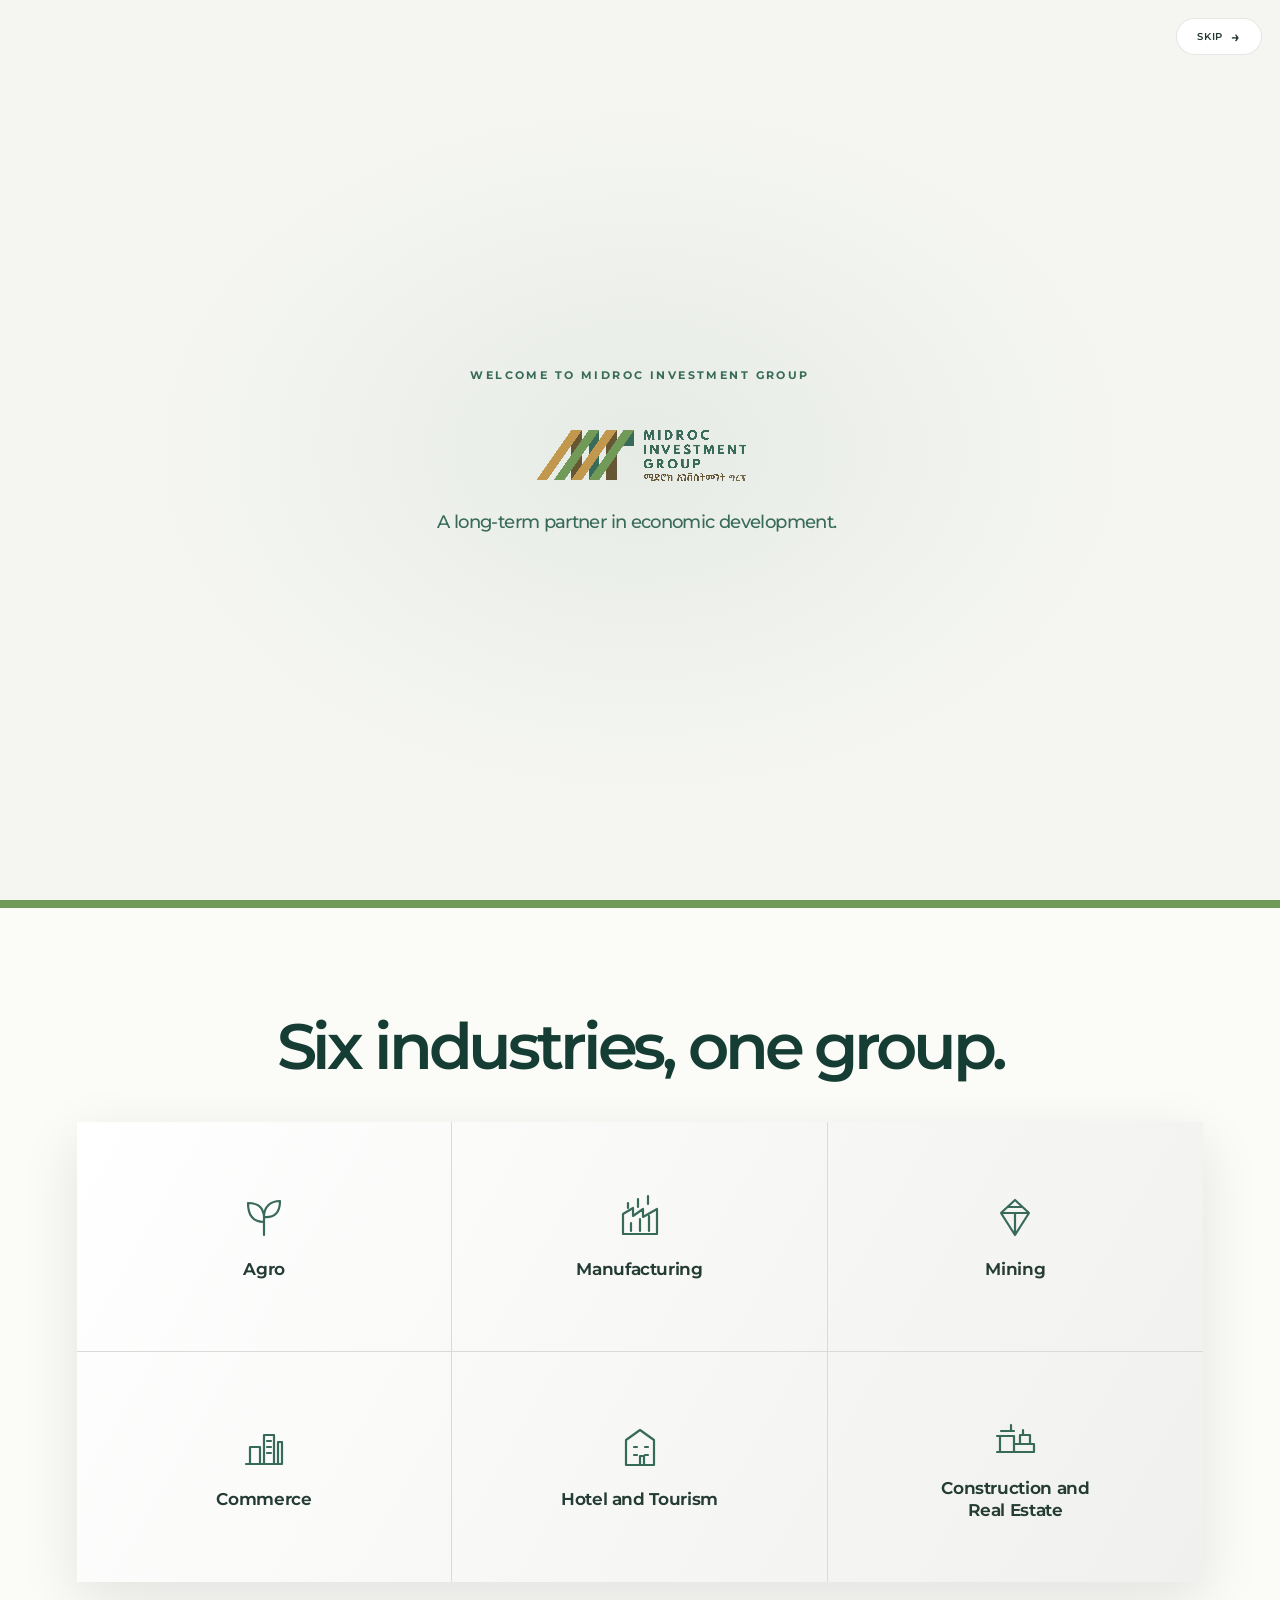
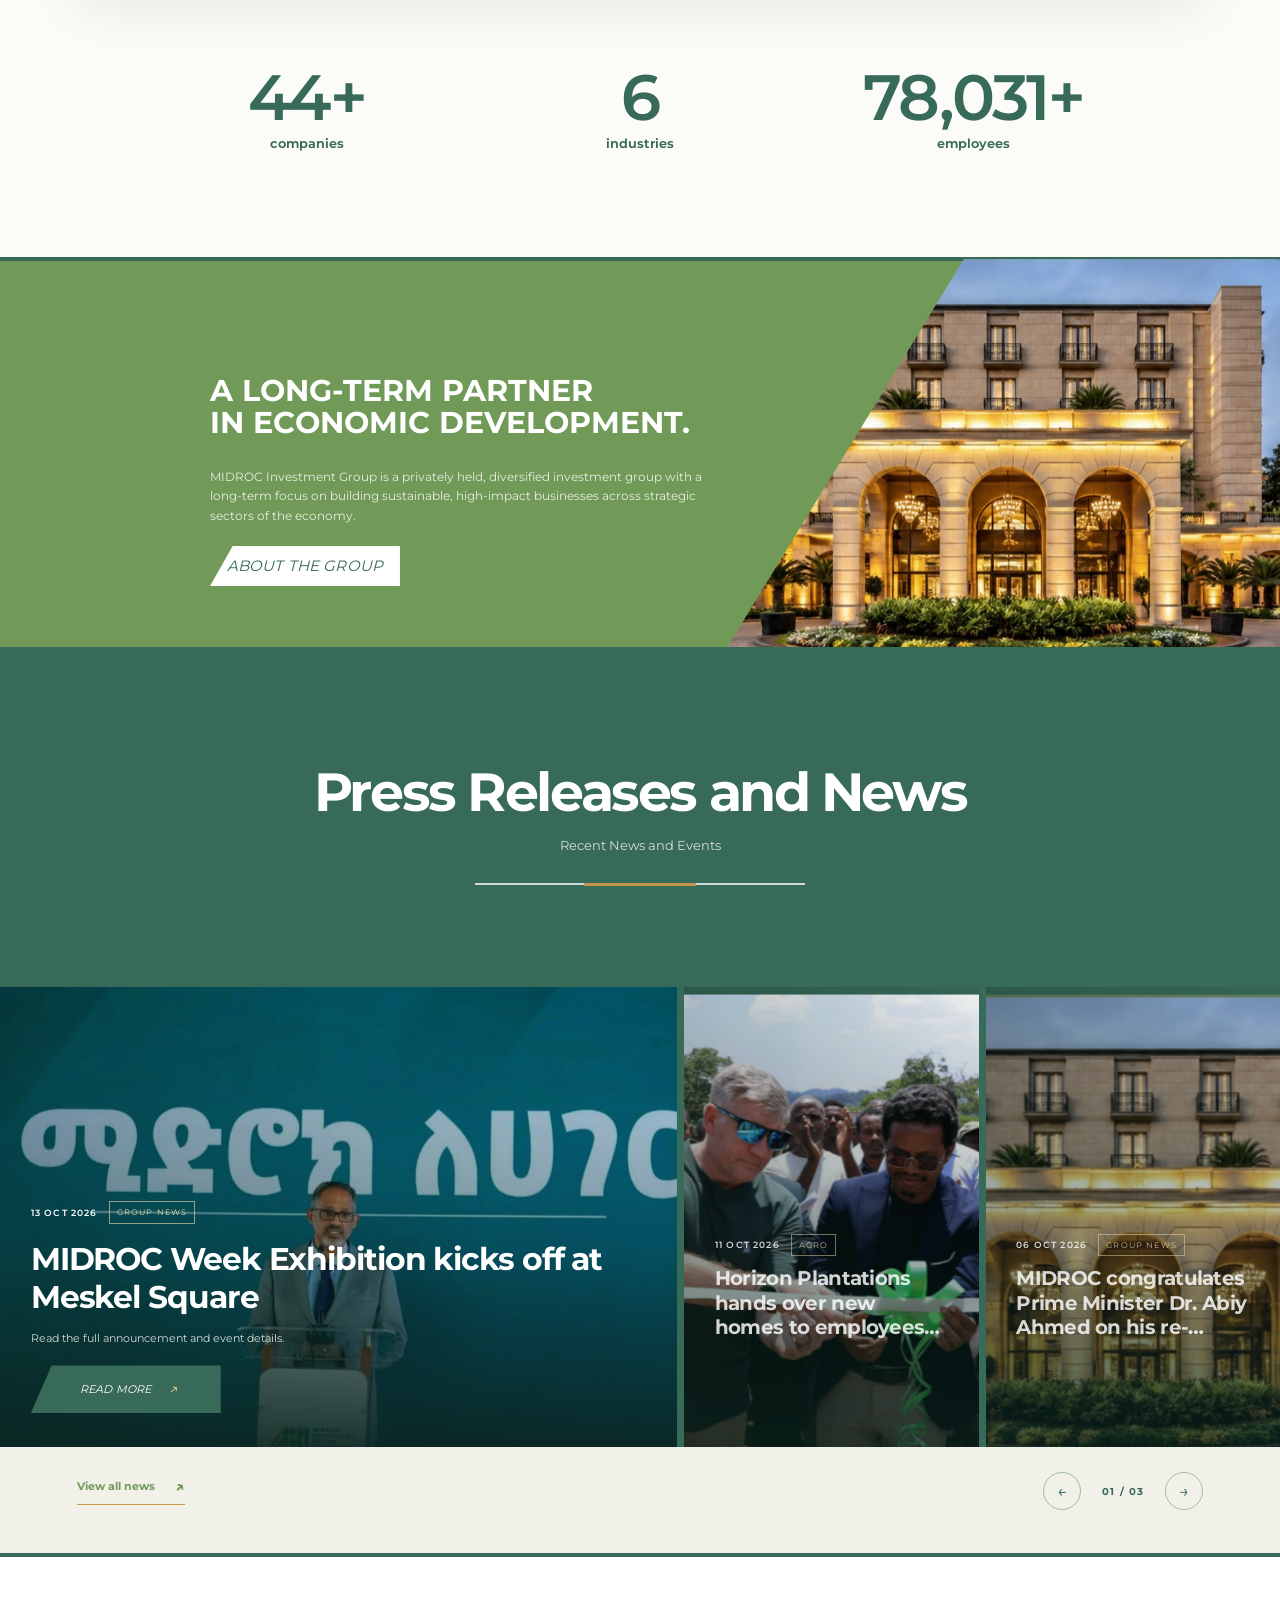
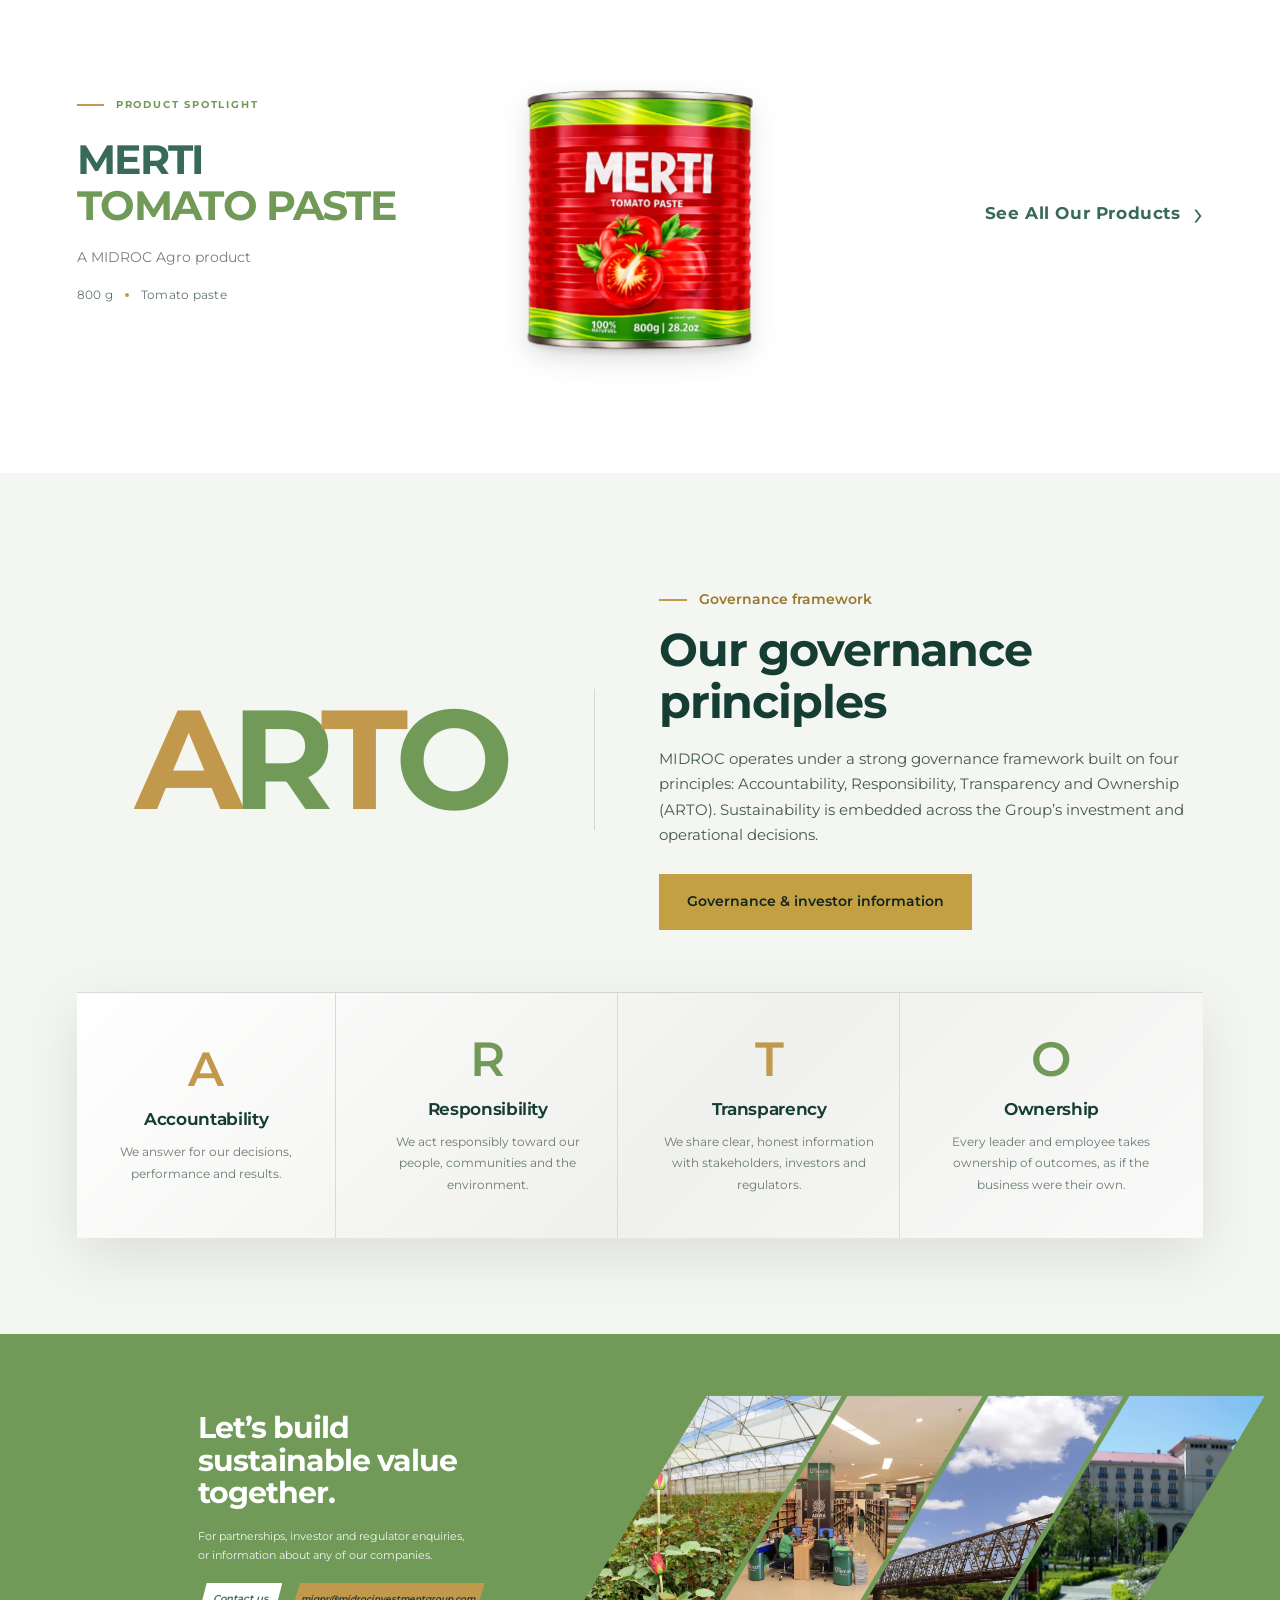
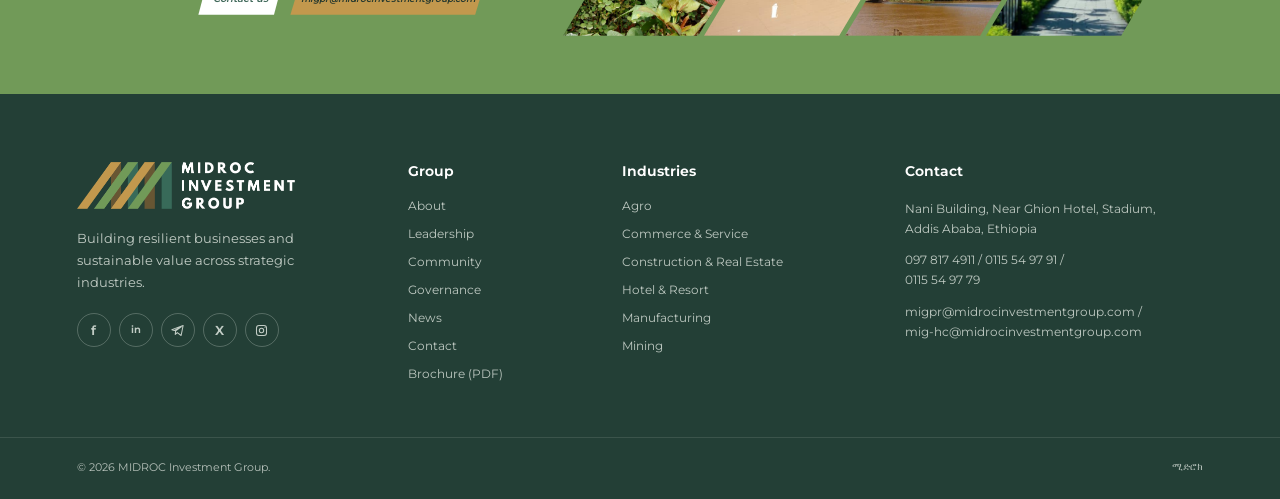
<file: index.html>
<!doctype html>
<html lang="en">
<head>
  <meta charset="utf-8">
  <meta name="viewport" content="width=device-width, initial-scale=1">
  <meta name="theme-color" content="#386a59">
  <meta name="description" content="A visual redesign preview for MIDROC Investment Group.">
  <title>MIDROC Investment Group | Home</title>
  <link rel="stylesheet" href="styles.css?v=loading-caption-locked-1">
</head>
<body>
    <div class="brand-intro" data-brand-intro role="dialog" aria-modal="true" aria-label="MIDROC welcome screen">
    <button class="brand-intro-skip" type="button" data-brand-intro-skip>Skip <span aria-hidden="true">→</span></button>
    <div class="brand-intro-content">
      <p class="brand-intro-welcome">Welcome to MIDROC Investment Group</p>
      <div class="brand-intro-media" aria-hidden="true">
        <img class="brand-intro-fallback" src="assets/midroc-logo.png" alt="">
        <video class="brand-intro-video" autoplay muted playsinline preload="auto" aria-hidden="true">
          <source src="assets/midroc-logo-reveal.webm" type="video/webm">
        </video>
      </div>
      <p class="brand-intro-copy">A long-term partner in economic development.</p>
    </div>
  </div>
  
  <header class="site-header">
    <div class="header-tools">
      <button class="menu-toggle" aria-expanded="false" aria-controls="main-nav" aria-label="Open navigation"><span></span><span></span><span></span></button>
      <span class="language-chip" aria-label="Current language: English">En</span>
      <div class="header-search" role="search">
        <svg viewBox="0 0 24 24" aria-hidden="true"><circle cx="10.8" cy="10.8" r="6.8"></circle><path d="m16 16 5 5"></path></svg>
        <input type="search" aria-label="Search MIDROC website">
      </div>
    </div>
    <a class="brand" href="index.html" aria-label="MIDROC Investment Group home"><img src="assets/midroc-logo.png" alt="MIDROC Investment Group"></a>
    <nav id="main-nav" class="main-nav" aria-label="Main navigation">
      <a class="active" href="index.html">Home</a>
      <a href="about.html">About</a><a href="history.html">Our History</a>
      <a href="businesses.html">Industries</a>
      <a href="people.html">Leadership</a>
      <a href="news.html">News</a>
      <a href="contact.html">Contact</a>
    </nav><span class="header-language" aria-label="Amharic language option">አማርኛ</span>
  </header>

  <main>
    <section class="home-hero">
      <div class="hero-image" role="img" aria-label="Flowering crops growing in a greenhouse"></div>
      <div class="hero-shade"></div>
      <div class="hero-content">
        <p class="eyebrow eyebrow-light"><span></span> Welcome to</p>
        <h1>MIDROC<br>INVESTMENT<br>GROUP</h1>
        <a class="button button-light" href="#clusters">LEARN MORE</a>
      </div>
      <div class="hero-brand-mark" aria-hidden="true">M</div>
    </section>

    <section class="intro-strip" aria-label="Group introduction">
      <p>The largest business entity in Ethiopia.</p>
    </section>

    <section class="clusters section-pad" id="clusters">
      <div class="section-heading">
        <h2>Six industries, one group.</h2>
      </div>
      <div class="cluster-grid">
        <a class="cluster-card" href="industry-agriculture.html"><svg viewBox="0 0 48 48" aria-hidden="true"><path d="M24 41V18m0 10C12 28 8 20 8 9c11 0 17 5 16 19Zm0-5c0-10 6-16 16-16 0 11-5 17-16 16Z"/></svg><strong>Agro</strong></a>
        <a class="cluster-card" href="industry-manufacturing.html"><svg viewBox="0 0 48 48" aria-hidden="true"><path d="M7 40V20l10-6v8l10-7v8l14-8v25H7Zm8-3v-8m9 8V25m9 12V22M12 9v5m10-9v8m10-11v8"/></svg><strong>Manufacturing</strong></a>
        <a class="cluster-card" href="industry-mining.html"><svg viewBox="0 0 48 48" aria-hidden="true"><path d="m24 6 14 13-14 22L10 19 24 6Zm-14 13h28M18 13h12m-6 6v22"/></svg><strong>Mining</strong></a>
        <a class="cluster-card" href="industry-commerce.html"><svg viewBox="0 0 48 48" aria-hidden="true"><path d="M6 40h36M10 40V23h10v17m4 0V11h10v29m4 0V18h4v22M27 17h4m-4 6h4m-4 6h4"/></svg><strong>Commerce</strong></a>
        <a class="cluster-card" href="industry-hotels.html"><svg viewBox="0 0 48 48" aria-hidden="true"><path d="M10 41V16l14-10 14 10v25H10Zm8-18h3m8 0h3m-14 8h3m8 0h3m-8 10V32h4v9"/></svg><strong>Hotel and Tourism</strong></a>
        <a class="cluster-card" href="industry-construction.html"><svg viewBox="0 0 48 48" aria-hidden="true"><path d="M6 39h36M9 39V23h14v16m0-8h20v8M29 31v-9h10v9M10 18h13m-3-6v6M6 23h3m23-1v-5"/></svg><strong>Construction and<br>Real Estate</strong></a>
      </div>
      <div class="stats-row" aria-label="MIDROC at a glance">
        <div><strong data-count="45" data-suffix="+">45+</strong><span>companies</span></div>
        <div><strong data-count="6">6</strong><span>industries</span></div>
        <div><strong data-count="80000" data-suffix="+">80,000+</strong><span>employees</span></div>
      </div>
    </section>


    

    <section class="about-band" id="who-we-are">
      <div class="about-band-copy">
        <h2>A long-term partner<br>in economic development.</h2>
        <p>MIDROC Investment Group is a privately held, diversified investment group with a long-term focus on building sustainable, high-impact businesses across strategic sectors of the economy.</p>
        <div class="about-links"><a class="button button-outline" href="about.html">ABOUT THE GROUP</a></div>
      </div>
      <div class="about-band-photo"><img src="assets/midroc-building.jpg" alt="A MIDROC building illuminated at dusk"></div>
      <div class="about-band-rule" aria-hidden="true"></div>
    </section>

    <section class="news-section" id="news">
      <div class="news-masthead">
        <h2>Press Releases and News</h2>
        <p class="news-subtitle">Recent News and Events</p>
        <div class="news-line" aria-hidden="true"><span></span></div>
      </div>
      <div class="news-carousel" data-news-carousel aria-label="Latest MIDROC news">
        <article class="news-panel is-active" style="--panel-image:url('assets/news-midroc-week.jpg')">
          <img src="assets/news-midroc-week.jpg" alt="MIDROC representative speaking at an event" loading="lazy">
          <div class="news-panel-shade"></div>
          <div class="news-panel-content">
            <span class="news-panel-meta"><b>13 Oct 2026</b><i>Group news</i></span>
            <h3>MIDROC Week Exhibition kicks off at Meskel Square</h3>
            <p>Read the full announcement and event details.</p>
            <a class="news-panel-read" href="https://midroc-demo.pages.dev/en/news/midroc-week-exhibition-kicks-off-at-meskel-square" target="_blank" rel="noreferrer">Read more <span aria-hidden="true">↗</span></a>
          </div>
          <button class="news-panel-select" type="button" aria-label="Show MIDROC Week Exhibition news" aria-expanded="true"></button>
        </article>
        <article class="news-panel" style="--panel-image:url('assets/news-horizon.jpg')">
          <img src="assets/news-horizon.jpg" alt="A Horizon Plantations employee housing handover" loading="lazy">
          <div class="news-panel-shade"></div>
          <div class="news-panel-content">
            <span class="news-panel-meta"><b>11 Oct 2026</b><i>Agro</i></span>
            <h3>Horizon Plantations hands over new homes to employees in Limmu</h3>
            <p>Horizon Plantations has handed over homes built for employees at its farms in Limmu.</p>
            <a class="news-panel-read" href="news.html">Read more <span aria-hidden="true">↗</span></a>
          </div>
          <button class="news-panel-select" type="button" aria-label="Show Horizon Plantations news" aria-expanded="false"></button>
        </article>
        <article class="news-panel" style="--panel-image:url('assets/midroc-building.jpg')">
          <img src="assets/midroc-building.jpg" alt="MIDROC building illuminated at dusk" loading="lazy">
          <div class="news-panel-shade"></div>
          <div class="news-panel-content">
            <span class="news-panel-meta"><b>06 Oct 2026</b><i>Group news</i></span>
            <h3>MIDROC congratulates Prime Minister Dr. Abiy Ahmed on his re-election</h3>
            <p>A message from the MIDROC Investment Group family.</p>
            <a class="news-panel-read" href="news.html">Read more <span aria-hidden="true">↗</span></a>
          </div>
          <button class="news-panel-select" type="button" aria-label="Show MIDROC group news" aria-expanded="false"></button>
        </article>
      </div>
      <div class="news-carousel-footer">
        <a class="text-link" href="news.html">View all news <span aria-hidden="true">↗</span></a>
        <div class="news-carousel-controls" aria-label="News carousel controls">
          <button type="button" data-news-prev aria-label="Previous story">←</button>
          <span data-news-count>01 <i>/</i> 03</span>
          <button type="button" data-news-next aria-label="Next story">→</button>
        </div>
      </div>
    </section>

    <section class="product-showcase" id="products" aria-labelledby="product-showcase-title">
      <div class="product-showcase-shell">
        <div class="product-showcase-copy">
          <p class="eyebrow"><span></span> PRODUCT SPOTLIGHT</p>
          <h2 id="product-showcase-title"><span data-product-brand>MERTI</span><span data-product-name>TOMATO PASTE</span></h2>
          <p class="product-showcase-description" data-product-description>A MIDROC Agro product</p>
          <div class="product-showcase-details"><span data-product-format>800 g</span><i aria-hidden="true"></i><span data-product-category>Tomato paste</span></div>
        </div>
        <figure class="product-showcase-visual" aria-label="MIDROC product spotlight">
          <img class="is-active" data-product-layer="0" src="assets/products-normalized/merti-tomato-paste.png" alt="Merti tomato paste tin" fetchpriority="high">
          <img data-product-layer="1" src="assets/products-normalized/merti-tomato-paste.png" alt="" aria-hidden="true">
        </figure>
        <a class="product-showcase-all" href="industry-agriculture.html"><span>See All Our Products</span><b aria-hidden="true">›</b></a>
      </div>
    </section>

    <section class="governance section-pad" id="how-we-work">
      <div class="governance-top">
        <div class="governance-mark" aria-hidden="true"><span>A</span><span>R</span><span>T</span><span>O</span></div>
        <div class="governance-copy">
          <p class="eyebrow"><span></span> Governance framework</p>
          <h2>Our governance principles</h2>
          <p>MIDROC operates under a strong governance framework built on four principles: Accountability, Responsibility, Transparency and Ownership (ARTO). Sustainability is embedded across the Group’s investment and operational decisions.</p>
          <a class="button governance-action" href="https://midroc-demo.pages.dev/en/governance" target="_blank" rel="noreferrer">Governance & investor information</a>
        </div>
      </div>
      <div class="principle-grid">
        <article class="principle-card"><span class="principle-letter">A</span><h3>Accountability</h3><p>We answer for our decisions, performance and results.</p></article>
        <article class="principle-card"><span class="principle-letter">R</span><h3>Responsibility</h3><p>We act responsibly toward our people, communities and the environment.</p></article>
        <article class="principle-card"><span class="principle-letter">T</span><h3>Transparency</h3><p>We share clear, honest information with stakeholders, investors and regulators.</p></article>
        <article class="principle-card"><span class="principle-letter">O</span><h3>Ownership</h3><p>Every leader and employee takes ownership of outcomes, as if the business were their own.</p></article>
      </div>
    </section>

    <section class="contact-cta" id="get-in-touch" aria-labelledby="contact-cta-title">
      <div class="contact-cta-copy">
        <h2 id="contact-cta-title"><span>Let’s build</span><span>sustainable value</span><span>together.</span></h2>
        <p class="contact-cta-description">For partnerships, investor and regulator enquiries, or information about any of our companies.</p>
        <div class="contact-cta-actions">
          <a class="button career-cta-button" href="contact.html">Contact us</a>
          <a class="button career-cta-email" href="mailto:migpr@midrocinvestmentgroup.com">migpr@midrocinvestmentgroup.com</a>
        </div>
      </div>
      <div class="career-motif" aria-hidden="true">
        <span class="career-slice"></span>
        <span class="career-slice"></span>
        <span class="career-slice"></span>
        <span class="career-slice"></span>
      </div>
    </section>
  </main>

  <footer class="site-footer" id="site-footer">
    <div class="footer-main">
      <div class="footer-brand-column">
        <a class="footer-lockup" href="index.html" aria-label="MIDROC Investment Group home">
          <img class="footer-logo" src="assets/midroc-logo-footer.png" alt="">
        </a>
        <p class="footer-description">Building resilient businesses and sustainable value across strategic industries.</p>
        <div class="footer-socials" role="group" aria-label="Social media">
          <a class="footer-social-icon" href="https://www.facebook.com/110005684872662/" aria-label="Facebook" target="_blank" rel="noreferrer">f</a>
          <a class="footer-social-icon footer-linkedin" href="https://www.linkedin.com/company/midroc-investment-group" aria-label="LinkedIn" target="_blank" rel="noreferrer">in</a>
          <a class="footer-social-icon" href="https://t.me/MIDROCInvestment_Group" aria-label="Telegram" target="_blank" rel="noreferrer"><svg viewBox="0 0 24 24" aria-hidden="true"><path d="m21 4-3.2 16-6.1-4.7-3.3 3 .6-5.7L18 6.1 7 12l-4-1.4L21 4Z"/></svg></a>
          <a class="footer-social-icon" href="https://x.com/MidrocGroup" aria-label="X" target="_blank" rel="noreferrer">X</a>
          <a class="footer-social-icon" href="https://www.instagram.com/midrocgroup" aria-label="Instagram" target="_blank" rel="noreferrer"><svg viewBox="0 0 24 24" aria-hidden="true"><rect x="4" y="4" width="16" height="16" rx="4"/><circle cx="12" cy="12" r="3.5"/><circle class="footer-instagram-dot" cx="17.5" cy="6.8" r=".8"/></svg></a>
        </div>
      </div>
      <nav class="footer-column" aria-label="Group links">
        <h2>Group</h2>
        <a href="about.html">About</a>
        <a href="people.html">Leadership</a>
        <a href="community.html">Community</a>
        <a href="governance.html">Governance</a>
        <a href="news.html">News</a>
        <a href="contact.html">Contact</a>
        <a href="https://midroc-demo.pages.dev/api/brochure" target="_blank" rel="noreferrer">Brochure (PDF)</a>
      </nav>
      <nav class="footer-column" aria-label="Business industries">
        <h2>Industries</h2>
        <a href="industry-agriculture.html">Agro</a>
        <a href="industry-commerce.html">Commerce &amp; Service</a>
        <a href="industry-construction.html">Construction &amp; Real Estate</a>
        <a href="industry-hotels.html">Hotel &amp; Resort</a>
        <a href="industry-manufacturing.html">Manufacturing</a>
        <a href="industry-mining.html">Mining</a>
      </nav>
      <div class="footer-column footer-contact">
        <h2>Contact</h2>
        <address>Nani Building, Near Ghion Hotel, Stadium,<br>Addis Ababa, Ethiopia</address>
        <a href="tel:0978174911">097 817 4911 / 0115 54 97 91 /<br>0115 54 97 79</a>
        <a href="mailto:migpr@midrocinvestmentgroup.com">migpr@midrocinvestmentgroup.com /<br>mig-hc@midrocinvestmentgroup.com</a>
      </div>
    </div>
    <div class="footer-bottom"><small>© 2026 MIDROC Investment Group.</small><span lang="am">ሚድሮክ</span></div>
  </footer>
  <script src="script.js?v=loading-caption-locked-1"></script>
</body>
</html>
</file>
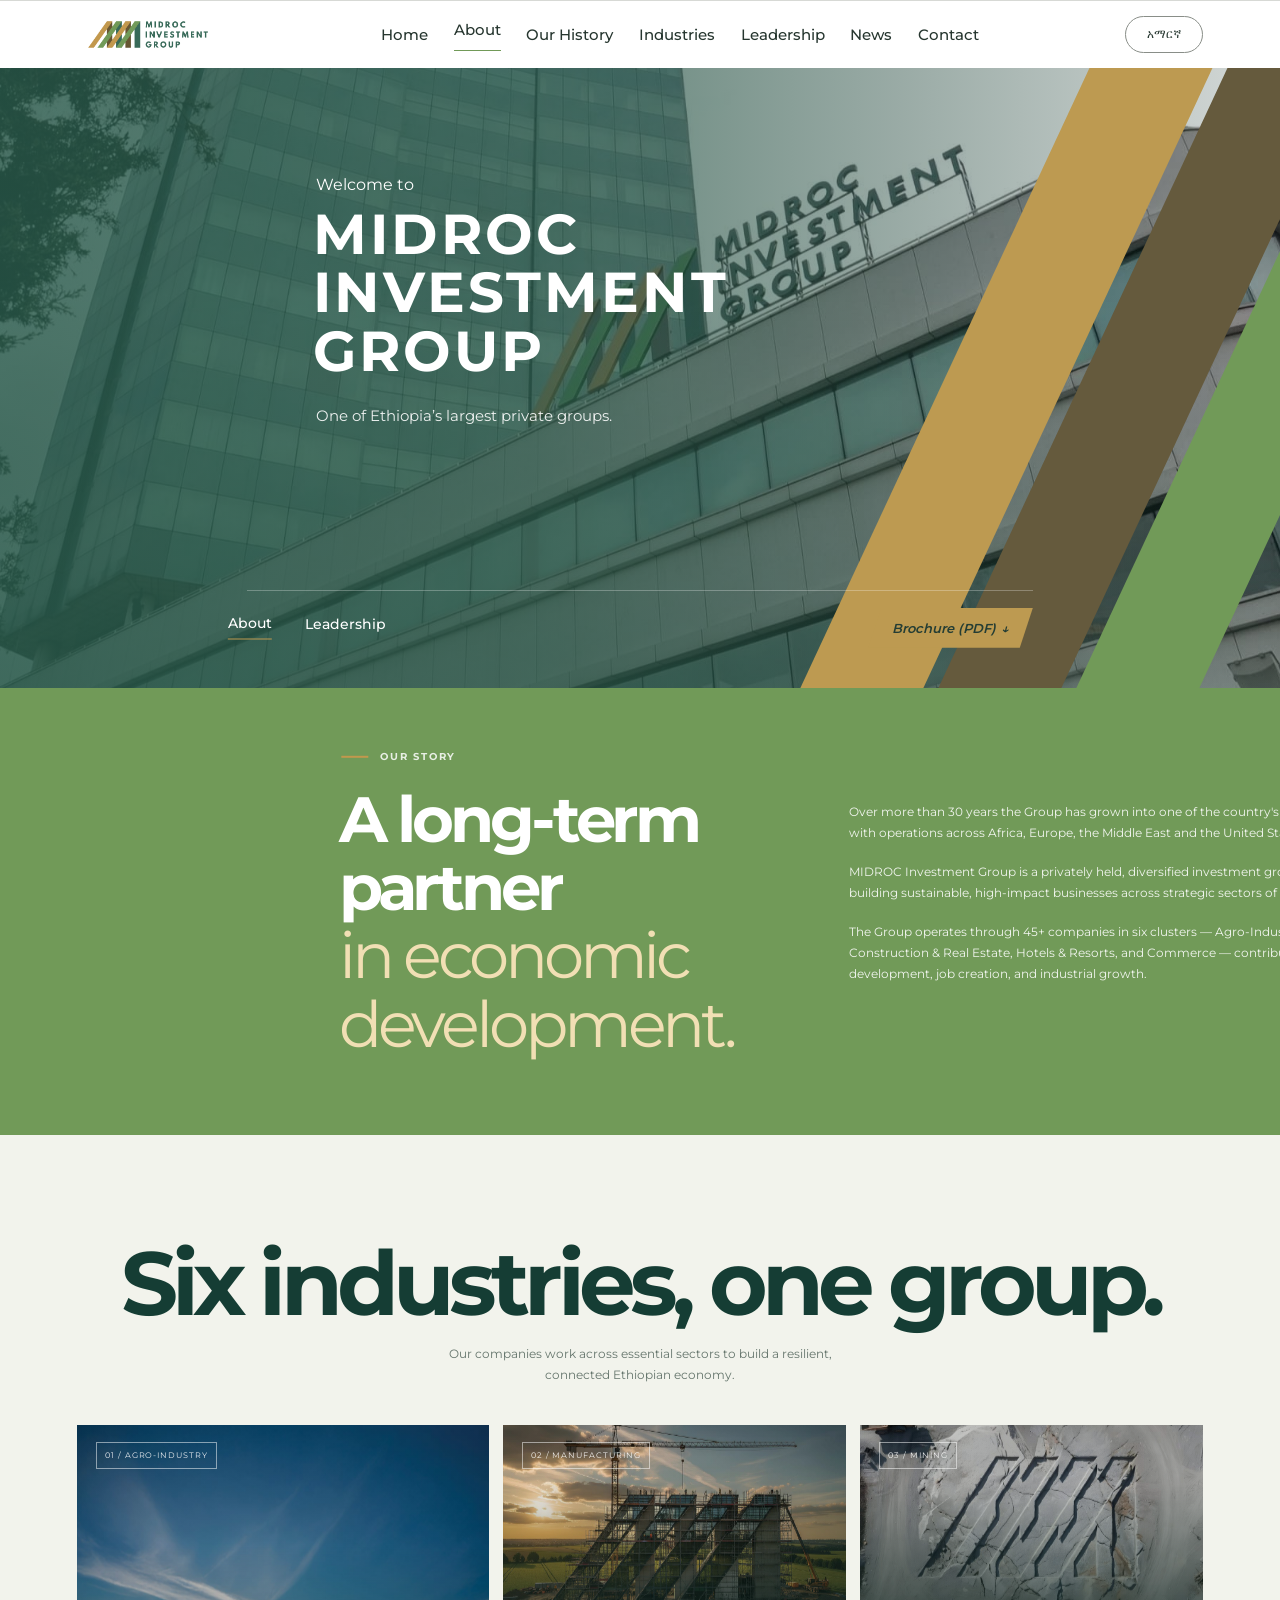
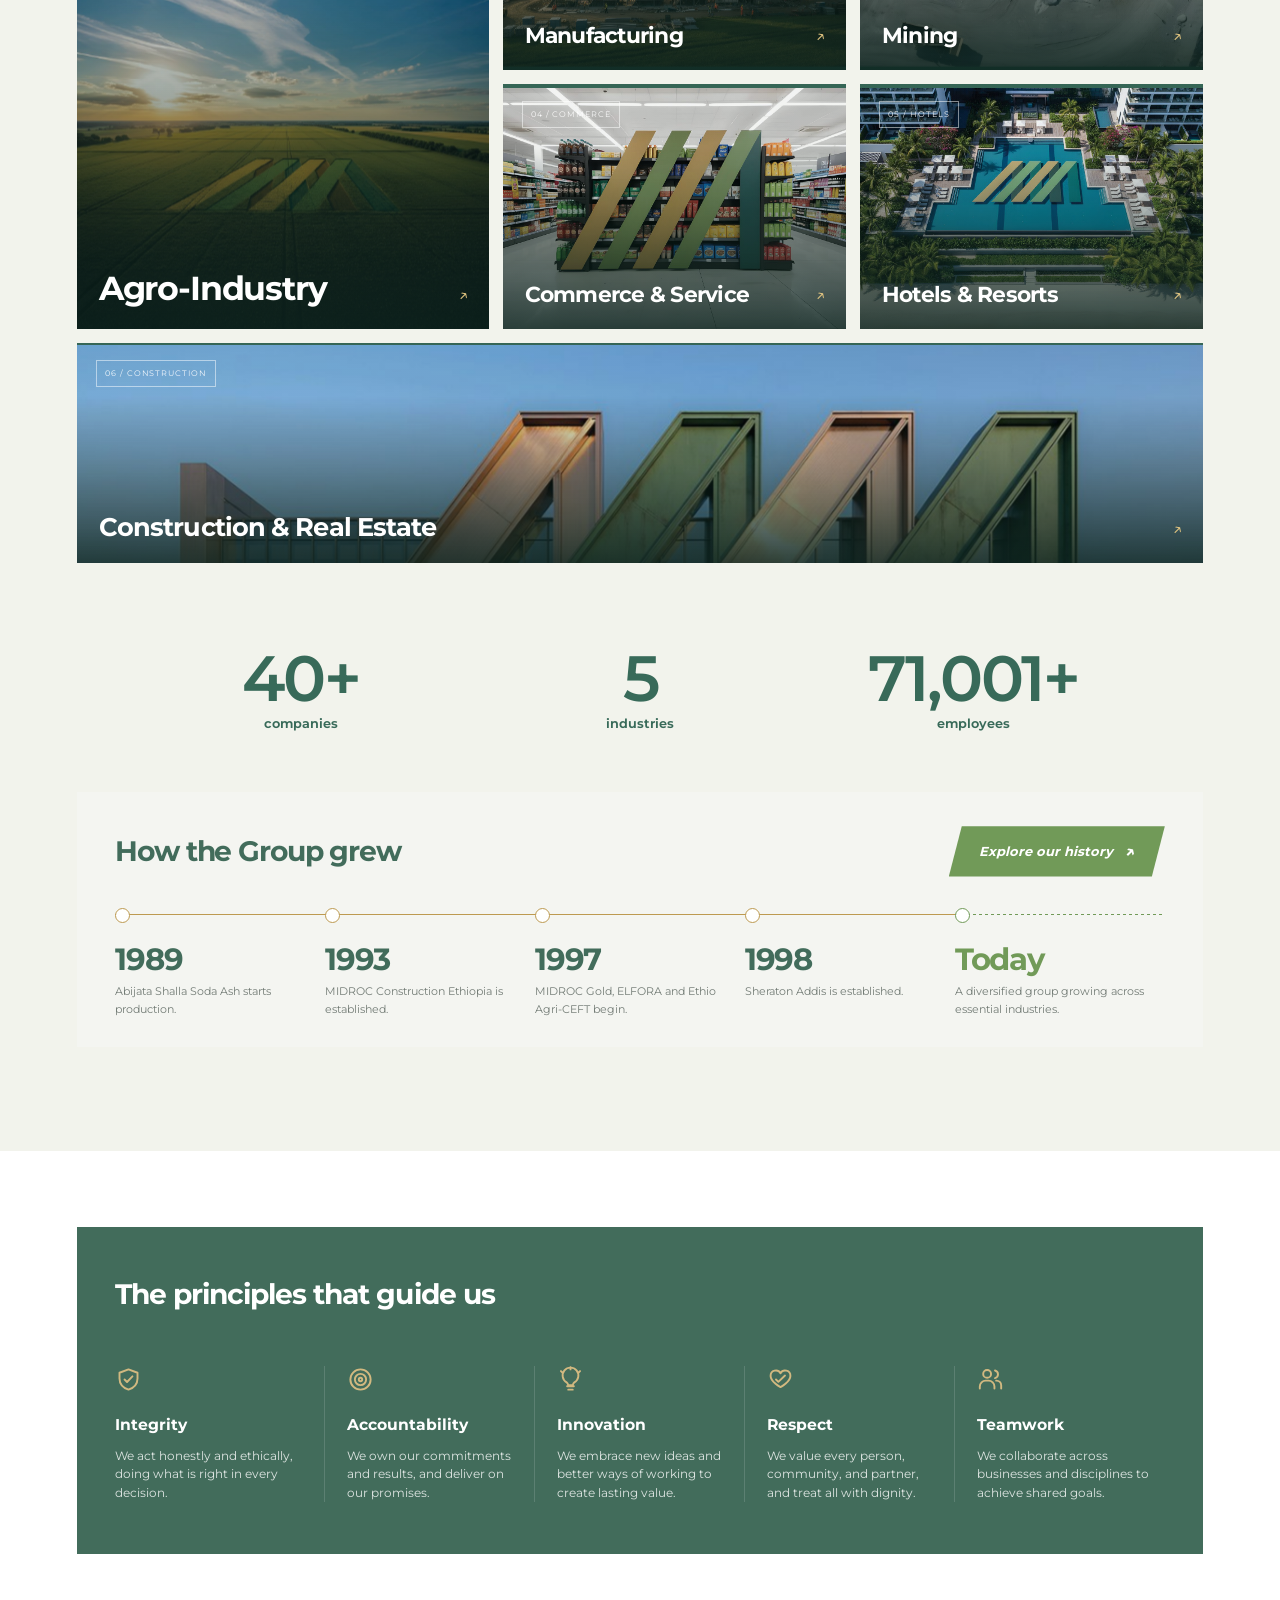
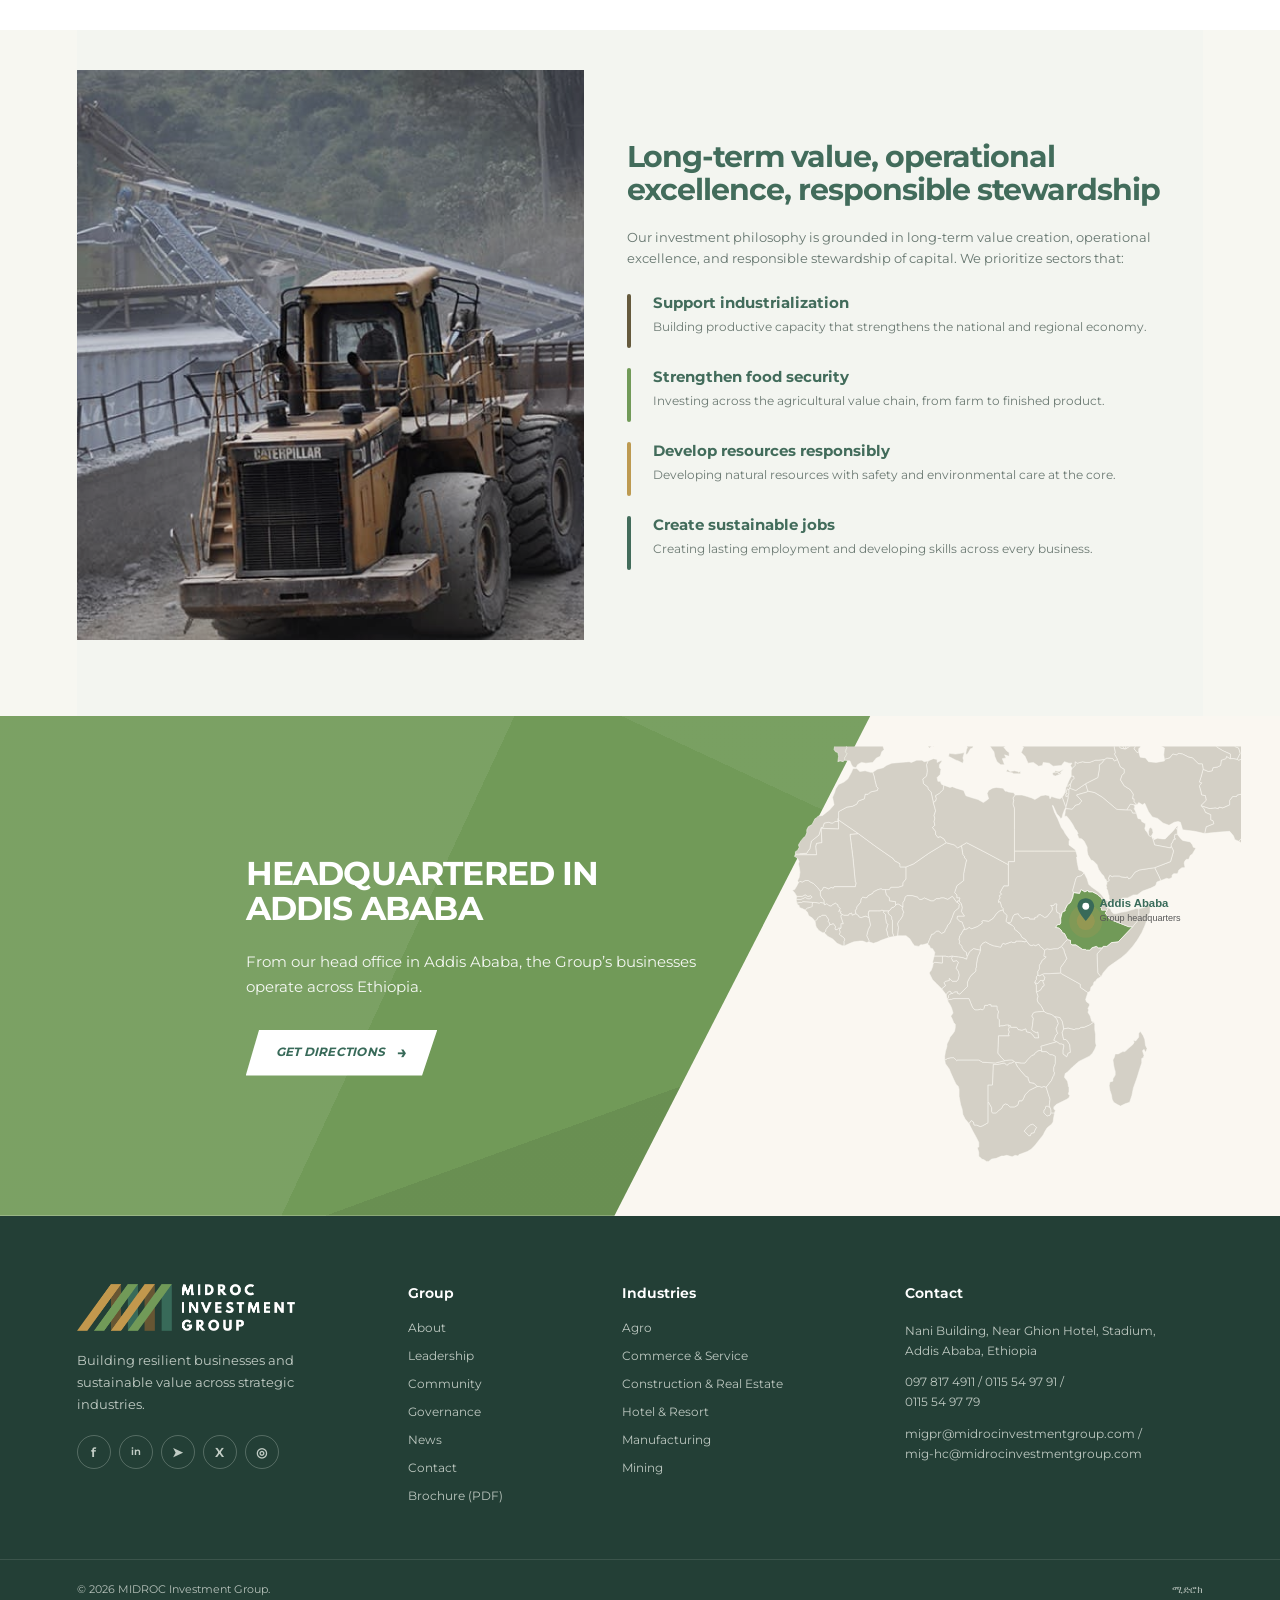
<file: about.html>
<!doctype html>
<html lang="en">
<head>
  <meta charset="utf-8">
  <meta name="viewport" content="width=device-width, initial-scale=1">
  <meta name="theme-color" content="#386a59">
  <meta name="description" content="Learn about MIDROC Investment Group, its six business clusters, values and long-term investment philosophy.">
  <title>About MIDROC Investment Group</title>
  <link rel="stylesheet" href="styles.css">
</head>
<body>
  <header class="site-header">
    <div class="header-tools"><button class="menu-toggle" aria-expanded="false" aria-controls="main-nav" aria-label="Open navigation"><span></span><span></span><span></span></button><span class="language-chip" aria-label="Current language: English">En</span><div class="header-search" role="search"><svg viewBox="0 0 24 24" aria-hidden="true"><circle cx="10.8" cy="10.8" r="6.8"></circle><path d="m16 16 5 5"></path></svg><input type="search" aria-label="Search MIDROC website"></div></div>
    <a class="brand" href="index.html" aria-label="MIDROC Investment Group home"><img src="assets/midroc-logo.png" alt="MIDROC Investment Group"></a>
    <nav id="main-nav" class="main-nav" aria-label="Main navigation"><a href="index.html">Home</a><a class="active" href="about.html">About</a><a href="history.html">Our History</a><a href="businesses.html">Industries</a><a href="people.html">Leadership</a><a href="news.html">News</a><a href="contact.html">Contact</a></nav><span class="header-language" aria-label="Amharic language option">አማርኛ</span>
  </header>
  <main>
    <section class="about-hero">
      <div class="about-hero-image" role="img" aria-label="MIDROC Investment Group headquarters in Addis Ababa"></div><div class="about-hero-shade"></div>
      <div class="brand-stripes" aria-hidden="true"><i></i><i></i><i></i></div>
      <div class="about-hero-copy"><p class="eyebrow eyebrow-light" id="about-hero-eyebrow">Welcome to</p><h1 id="about-hero-title">MIDROC<br>Investment<br>Group</h1><p id="about-hero-description">One of Ethiopia’s largest private groups.</p></div>
      <div class="about-hero-bottom">
        <nav class="about-hero-links" aria-label="About MIDROC"><a id="about-hero-about-link" href="about.html" aria-current="page">About</a><a id="about-hero-leadership-link" href="people.html">Leadership</a></nav>
        <a class="about-hero-brochure" id="about-hero-brochure" href="https://midroc-demo.pages.dev/api/brochure" target="_blank" rel="noreferrer">Brochure (PDF) <span aria-hidden="true">↓</span></a>
      </div>
    </section>
    <section class="about-story section-pad">
      <div><p class="eyebrow" id="about-story-eyebrow"><span></span> Our story</p><h2 id="about-story-title">A long-term partner<br><em>in economic development.</em></h2></div>
      <div class="about-story-copy"><p id="about-story-paragraph-1">Over more than 30 years the Group has grown into one of the country's largest private employers, with operations across Africa, Europe, the Middle East and the United States.</p><p id="about-story-paragraph-2">MIDROC Investment Group is a privately held, diversified investment group with a long-term focus on building sustainable, high-impact businesses across strategic sectors of the economy.</p><p id="about-story-paragraph-3">The Group operates through 45+ companies in six clusters — Agro-Industry, Manufacturing, Mining, Construction &amp; Real Estate, Hotels &amp; Resorts, and Commerce — contributing to economic development, job creation, and industrial growth.</p></div>
    </section>
    <section class="about-portfolio section-pad" id="about-clusters">
      <div class="section-heading page-reveal">
        <h2>Six industries, one group.</h2>
        <div class="section-aside"><p>Our companies work across essential sectors to build a resilient, connected Ethiopian economy.</p></div>
      </div>
      <div class="about-cluster-grid">
        <a class="about-cluster-card page-reveal" href="industry-agriculture.html"><img src="assets/industry-agriculture-new.jpg" alt="MIDROC agro-industry fields at sunset" loading="lazy"><span class="about-cluster-index">01 / Agro-Industry</span><h3>Agro-Industry</h3><span class="about-cluster-arrow" aria-hidden="true">↗</span></a>
        <a class="about-cluster-card page-reveal" href="industry-manufacturing.html"><img src="assets/industry-manufacturing-new.jpg" alt="Industrial production complex under construction" loading="lazy"><span class="about-cluster-index">02 / Manufacturing</span><h3>Manufacturing</h3><span class="about-cluster-arrow" aria-hidden="true">↗</span></a>
        <a class="about-cluster-card page-reveal" href="industry-mining.html"><img src="assets/industry-mining-new.jpg" alt="Open quarry at a MIDROC mining site" loading="lazy"><span class="about-cluster-index">03 / Mining</span><h3>Mining</h3><span class="about-cluster-arrow" aria-hidden="true">↗</span></a>
        <a class="about-cluster-card page-reveal" href="industry-commerce.html"><img src="assets/industry-commerce-new.jpg" alt="MIDROC supermarket aisles" loading="lazy"><span class="about-cluster-index">04 / Commerce</span><h3>Commerce &amp; Service</h3><span class="about-cluster-arrow" aria-hidden="true">↗</span></a>
        <a class="about-cluster-card page-reveal" href="industry-hotels.html"><img src="assets/industry-hotels-new.jpg" alt="Resort hotel beside a coastline" loading="lazy"><span class="about-cluster-index">05 / Hotels</span><h3>Hotels &amp; Resorts</h3><span class="about-cluster-arrow" aria-hidden="true">↗</span></a>
        <a class="about-cluster-card page-reveal" href="industry-construction.html"><img src="assets/industry-construction-new.jpg" alt="Modern MIDROC-inspired office building" loading="lazy"><span class="about-cluster-index">06 / Construction</span><h3>Construction &amp; Real Estate</h3><span class="about-cluster-arrow" aria-hidden="true">↗</span></a>
      </div>
      <div class="stats-row about-stats" aria-label="MIDROC at a glance">
        <div><strong data-count="45" data-suffix="+">45+</strong><span>companies</span></div>
        <div><strong data-count="6">6</strong><span>industries</span></div>
        <div><strong data-count="80000" data-suffix="+">80,000+</strong><span>employees</span></div>
      </div>
      <section class="about-history-preview" aria-labelledby="about-history-title">
        <div class="about-history-preview-heading"><h3 id="about-history-title">How the Group grew</h3><a href="history.html">Explore our history <span aria-hidden="true">↗</span></a></div>
        <ol class="about-history-milestones">
          <li><span>1989</span><p>Abijata Shalla Soda Ash starts production.</p></li>
          <li><span>1993</span><p>MIDROC Construction Ethiopia is established.</p></li>
          <li><span>1997</span><p>MIDROC Gold, ELFORA and Ethio Agri-CEFT begin.</p></li>
          <li><span>1998</span><p>Sheraton Addis is established.</p></li>
          <li><span>Today</span><p>A diversified group growing across essential industries.</p></li>
        </ol>
      </section>
    </section>
    <section class="about-values section-pad">
      <div class="about-values-panel">
        <div class="about-values-heading page-reveal"><h2>The principles that guide us</h2></div>
        <div class="about-values-list">
          <article class="about-value page-reveal"><svg viewBox="0 0 24 24" aria-hidden="true"><path d="M12 3 20 6v5c0 5-3.5 8.4-8 10-4.5-1.6-8-5-8-10V6l8-3Z"/><path d="m8.5 12 2.2 2.2 4.8-5"/></svg><div><h3>Integrity</h3><p>We act honestly and ethically, doing what is right in every decision.</p></div></article>
          <article class="about-value page-reveal"><svg viewBox="0 0 24 24" aria-hidden="true"><circle cx="12" cy="12" r="9"/><circle cx="12" cy="12" r="5"/><circle cx="12" cy="12" r="1.5"/></svg><div><h3>Accountability</h3><p>We own our commitments and results, and deliver on our promises.</p></div></article>
          <article class="about-value page-reveal"><svg viewBox="0 0 24 24" aria-hidden="true"><path d="M9 18h6M10 21h4M8.5 14.5A7 7 0 1 1 15.5 14.5c-.9.7-1.3 1.6-1.5 2.5h-4c-.2-.9-.6-1.8-1.5-2.5Z"/><path d="M12 1v2M3.5 4.5 5 6M20.5 4.5 19 6"/></svg><div><h3>Innovation</h3><p>We embrace new ideas and better ways of working to create lasting value.</p></div></article>
          <article class="about-value page-reveal"><svg viewBox="0 0 24 24" aria-hidden="true"><path d="M20.8 8.8c0 5.1-8.8 10-8.8 10s-8.8-4.9-8.8-10A4.7 4.7 0 0 1 12 6.4a4.7 4.7 0 0 1 8.8 2.4Z"/><path d="m8 12 2.1 2.1L16 8.5"/></svg><div><h3>Respect</h3><p>We value every person, community, and partner, and treat all with dignity.</p></div></article>
          <article class="about-value page-reveal"><svg viewBox="0 0 24 24" aria-hidden="true"><circle cx="9" cy="7" r="3.5"/><path d="M2.5 20v-1.7A5.3 5.3 0 0 1 7.8 13h2.4a5.3 5.3 0 0 1 5.3 5.3V20M16 4a3.5 3.5 0 0 1 0 6.8M17 13h.2a4.3 4.3 0 0 1 4.3 4.3V20"/></svg><div><h3>Teamwork</h3><p>We collaborate across businesses and disciplines to achieve shared goals.</p></div></article>
        </div>
      </div>
    </section>
    <section class="about-philosophy">
      <img class="about-philosophy-image" src="assets/investment-loader.jpg" alt="Heavy equipment working at a MIDROC mining site" loading="lazy">
      <div class="about-investment-content">
        <div class="about-philosophy-heading page-reveal"><h2>Long-term value, operational excellence, responsible stewardship</h2><p>Our investment philosophy is grounded in long-term value creation, operational excellence, and responsible stewardship of capital. We prioritize sectors that:</p></div>
        <div class="philosophy-pillars">
          <article class="philosophy-pillar page-reveal"><i aria-hidden="true"></i><div><h3>Support industrialization</h3><p>Building productive capacity that strengthens the national and regional economy.</p></div></article>
          <article class="philosophy-pillar page-reveal"><i aria-hidden="true"></i><div><h3>Strengthen food security</h3><p>Investing across the agricultural value chain, from farm to finished product.</p></div></article>
          <article class="philosophy-pillar page-reveal"><i aria-hidden="true"></i><div><h3>Develop resources responsibly</h3><p>Developing natural resources with safety and environmental care at the core.</p></div></article>
          <article class="philosophy-pillar page-reveal"><i aria-hidden="true"></i><div><h3>Create sustainable jobs</h3><p>Creating lasting employment and developing skills across every business.</p></div></article>
        </div>
      </div>
    </section>
    <section class="about-home" id="about-home" aria-labelledby="about-home-title">
      <div class="about-home-copy">
        <h2 id="about-home-title">Headquartered in<br>Addis Ababa</h2>
        <p>From our head office in Addis Ababa, the Group’s businesses operate across Ethiopia.</p>
        <a class="about-home-directions" href="https://www.google.com/maps/search/?api=1&amp;query=Nani+Building%2C+Addis+Ababa%2C+Ethiopia" target="_blank" rel="noreferrer">Get directions <span aria-hidden="true">→</span></a>
      </div>
      <img class="about-home-map" src="assets/map-africa.svg" alt="Map of Africa with Ethiopia highlighted and Addis Ababa marked as MIDROC headquarters">
    </section>
  </main>
  <footer class="site-footer" id="site-footer">
    <div class="footer-main">
      <div class="footer-brand-column">
        <a class="footer-lockup" href="index.html" aria-label="MIDROC Investment Group home">
          <img class="footer-logo" src="assets/midroc-logo-footer.png" alt="">
        </a>
        <p class="footer-description">Building resilient businesses and sustainable value across strategic industries.</p>
        <div class="footer-socials" role="group" aria-label="Social media"><a class="footer-social-icon" href="https://www.facebook.com/110005684872662/" aria-label="Facebook" target="_blank" rel="noreferrer">f</a><a class="footer-social-icon footer-linkedin" href="https://www.linkedin.com/company/midroc-investment-group" aria-label="LinkedIn" target="_blank" rel="noreferrer">in</a><a class="footer-social-icon" href="https://t.me/MIDROCInvestment_Group" aria-label="Telegram" target="_blank" rel="noreferrer">➤</a><a class="footer-social-icon" href="https://x.com/MidrocGroup" aria-label="X" target="_blank" rel="noreferrer">X</a><a class="footer-social-icon" href="https://www.instagram.com/midrocgroup" aria-label="Instagram" target="_blank" rel="noreferrer">◎</a></div>
      </div>
      <nav class="footer-column" aria-label="Group links">
        <h2>Group</h2><a href="about.html">About</a><a href="people.html">Leadership</a><a href="community.html">Community</a><a href="governance.html">Governance</a><a href="news.html">News</a><a href="contact.html">Contact</a><a href="https://midroc-demo.pages.dev/api/brochure" target="_blank" rel="noreferrer">Brochure (PDF)</a>
      </nav>
      <nav class="footer-column" aria-label="Business industries">
        <h2>Industries</h2><a href="industry-agriculture.html">Agro</a><a href="industry-commerce.html">Commerce &amp; Service</a><a href="industry-construction.html">Construction &amp; Real Estate</a><a href="industry-hotels.html">Hotel &amp; Resort</a><a href="industry-manufacturing.html">Manufacturing</a><a href="industry-mining.html">Mining</a>
      </nav>
      <div class="footer-column footer-contact">
        <h2>Contact</h2><address>Nani Building, Near Ghion Hotel, Stadium,<br>Addis Ababa, Ethiopia</address><a href="tel:0978174911">097 817 4911 / 0115 54 97 91 /<br>0115 54 97 79</a><a href="mailto:migpr@midrocinvestmentgroup.com">migpr@midrocinvestmentgroup.com /<br>mig-hc@midrocinvestmentgroup.com</a>
      </div>
    </div>
    <div class="footer-bottom"><small>© 2026 MIDROC Investment Group.</small><span lang="am">ሚድሮክ</span></div>
  </footer>
  <script src="script.js"></script>
  <script src="about-editor.js"></script>
  <script src="about-story-editor.js"></script>
</body>
</html>
</file>
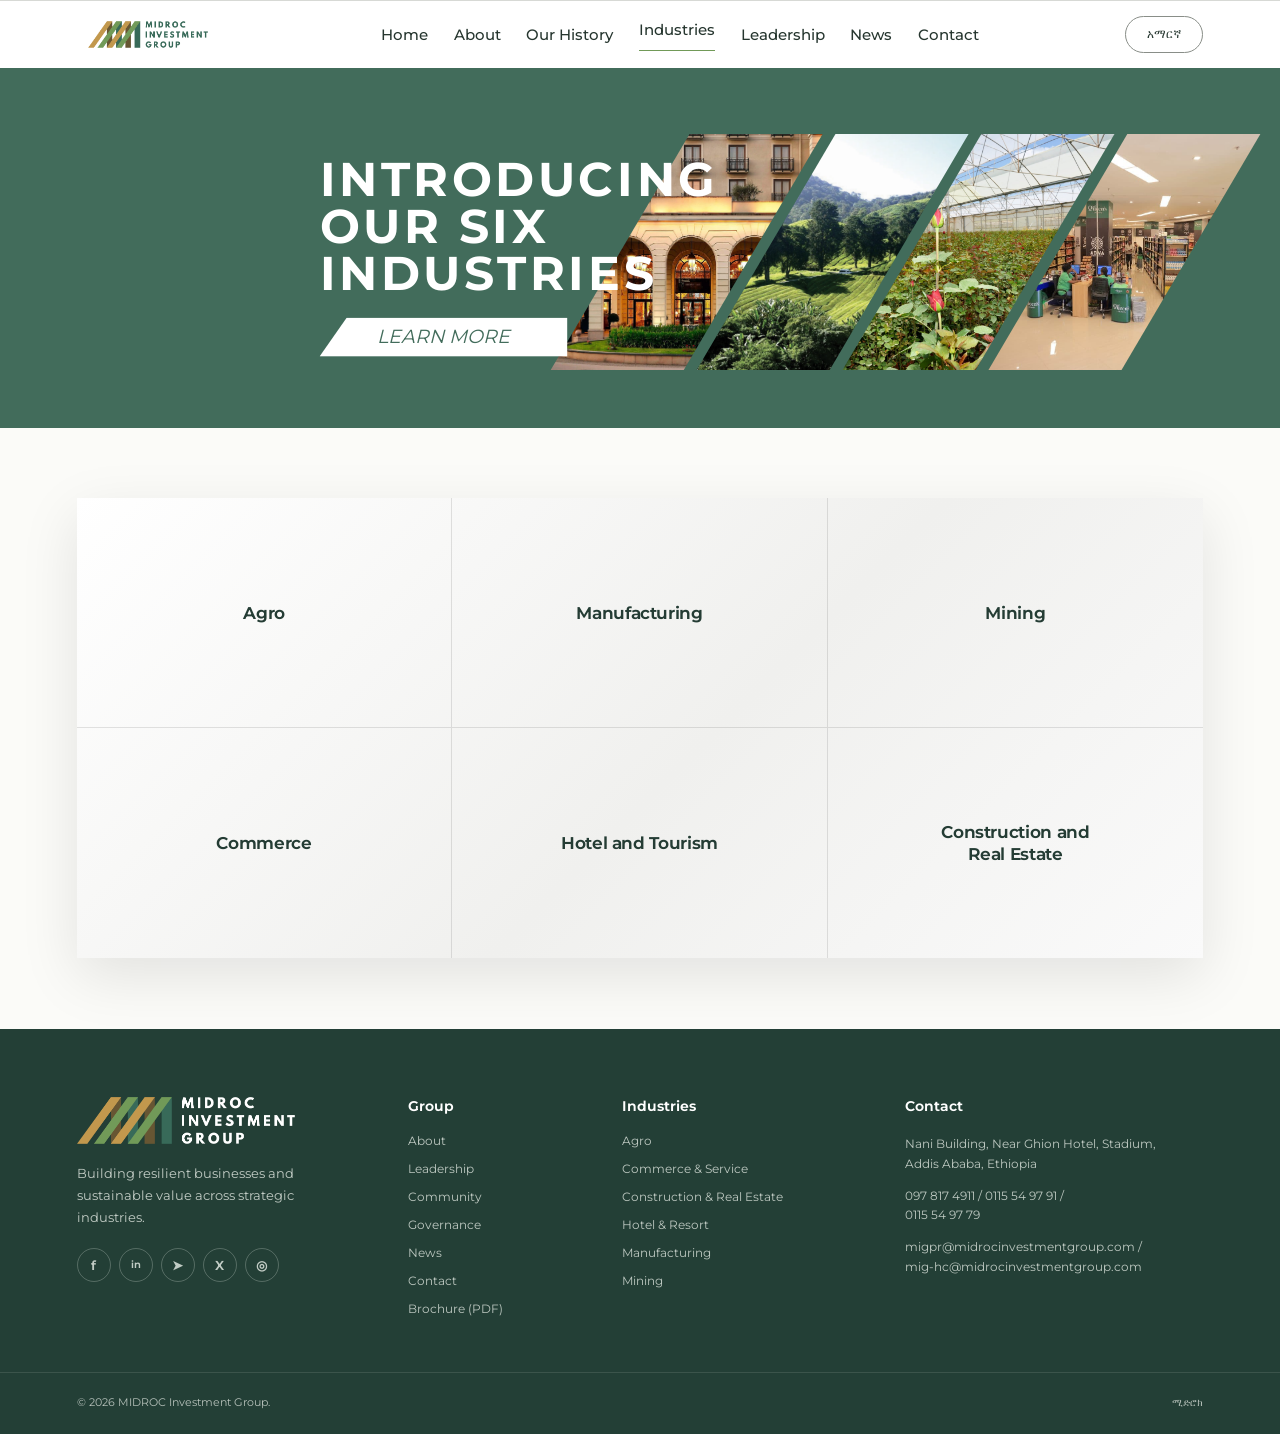
<file: businesses.html>
<!doctype html>
<html lang="en">
<head>
  <meta charset="utf-8">
  <meta name="viewport" content="width=device-width, initial-scale=1">
  <meta name="theme-color" content="#386a59">
  <meta name="description" content="Explore MIDROC Investment Group's six industries and the companies in each sector.">
  <title>Industries | MIDROC Investment Group</title>
  <link rel="stylesheet" href="styles.css">
</head>
<body>
  <header class="site-header">
    <div class="header-tools">
      <button class="menu-toggle" aria-expanded="false" aria-controls="main-nav" aria-label="Open navigation"><span></span><span></span><span></span></button>
      <span class="language-chip" aria-label="Current language: English">En</span>
      <div class="header-search" role="search"><svg viewBox="0 0 24 24" aria-hidden="true"><circle cx="10.8" cy="10.8" r="6.8"></circle><path d="m16 16 5 5"></path></svg><input type="search" aria-label="Search MIDROC website"></div>
    </div>
    <a class="brand" href="index.html" aria-label="MIDROC Investment Group home"><img src="assets/midroc-logo.png" alt="MIDROC Investment Group"></a>
    <nav id="main-nav" class="main-nav" aria-label="Main navigation">
      <a href="index.html">Home</a><a href="about.html">About</a><a href="history.html">Our History</a><a class="active" href="businesses.html">Industries</a><a href="people.html">Leadership</a><a href="news.html">News</a><a href="contact.html">Contact</a>
    </nav><span class="header-language" aria-label="Amharic language option">አማርኛ</span>
  </header>
  <main class="business-page">
    <section class="business-masthead business-masthead-reference">
      <div class="business-masthead-copy"><h1>Introducing<br>our six<br>industries</h1><a class="business-masthead-button" href="#business-overview">Learn more</a></div>
      <div class="business-hero-motif career-motif" aria-hidden="true"><span class="career-slice"></span><span class="career-slice"></span><span class="career-slice"></span><span class="career-slice"></span></div>
    </section>
<section class="business-overview business-overview-grid-section" id="business-overview" aria-label="What we do: MIDROC's six industries">
      <nav class="cluster-grid business-overview-grid" aria-label="Explore the six industries">
        <a class="cluster-card" href="industry-agriculture.html"><svg viewBox="0 0 48 48" aria-hidden="true"><path d="M24 41V18m0 10C12 28 8 20 8 9c11 0 17 5 16 19Zm0-5c0-10 6-16 16-16 0 11-5 17-16 16Z"/></svg><strong>Agro</strong></a>
        <a class="cluster-card" href="industry-manufacturing.html"><svg viewBox="0 0 48 48" aria-hidden="true"><path d="M7 40V20l10-6v8l10-7v8l14-8v25H7Zm8-3v-8m9 8V25m9 12V22M12 9v5m10-9v8m10-11v8"/></svg><strong>Manufacturing</strong></a>
        <a class="cluster-card" href="industry-mining.html"><svg viewBox="0 0 48 48" aria-hidden="true"><path d="m24 6 14 13-14 22L10 19 24 6Zm-14 13h28M18 13h12m-6 6v22"/></svg><strong>Mining</strong></a>
        <a class="cluster-card" href="industry-commerce.html"><svg viewBox="0 0 48 48" aria-hidden="true"><path d="M6 40h36M10 40V23h10v17m4 0V11h10v29m4 0V18h4v22M27 17h4m-4 6h4m-4 6h4"/></svg><strong>Commerce</strong></a>
        <a class="cluster-card" href="industry-hotels.html"><svg viewBox="0 0 48 48" aria-hidden="true"><path d="M10 41V16l14-10 14 10v25H10Zm8-18h3m8 0h3m-14 8h3m8 0h3m-8 10V32h4v9"/></svg><strong>Hotel and Tourism</strong></a>
        <a class="cluster-card" href="industry-construction.html"><svg viewBox="0 0 48 48" aria-hidden="true"><path d="M6 39h36M9 39V23h14v16m0-8h20v8M29 31v-9h10v9M10 18h13m-3-6v6M6 23h3m23-1v-5"/></svg><strong>Construction and<br>Real Estate</strong></a>
      </nav>
    </section>
  </main>
  <footer class="site-footer" id="site-footer">
    <div class="footer-main">
      <div class="footer-brand-column"><a class="footer-lockup" href="index.html" aria-label="MIDROC Investment Group home"><img class="footer-logo" src="assets/midroc-logo-footer.png" alt="MIDROC Investment Group"></a><p class="footer-description">Building resilient businesses and sustainable value across strategic industries.</p><div class="footer-socials" role="group" aria-label="Social media"><a class="footer-social-icon" href="https://www.facebook.com/110005684872662/" aria-label="Facebook" target="_blank" rel="noreferrer">f</a><a class="footer-social-icon footer-linkedin" href="https://www.linkedin.com/company/midroc-investment-group" aria-label="LinkedIn" target="_blank" rel="noreferrer">in</a><a class="footer-social-icon" href="https://t.me/MIDROCInvestment_Group" aria-label="Telegram" target="_blank" rel="noreferrer">➤</a><a class="footer-social-icon" href="https://x.com/MidrocGroup" aria-label="X" target="_blank" rel="noreferrer">X</a><a class="footer-social-icon" href="https://www.instagram.com/midrocgroup" aria-label="Instagram" target="_blank" rel="noreferrer">◎</a></div></div>
      <nav class="footer-column" aria-label="Group links"><h2>Group</h2><a href="about.html">About</a><a href="people.html">Leadership</a><a href="community.html">Community</a><a href="governance.html">Governance</a><a href="news.html">News</a><a href="contact.html">Contact</a><a href="https://midroc-demo.pages.dev/api/brochure" target="_blank" rel="noreferrer">Brochure (PDF)</a></nav>
      <nav class="footer-column" aria-label="Business industries"><h2>Industries</h2><a href="industry-agriculture.html">Agro</a><a href="industry-commerce.html">Commerce &amp; Service</a><a href="industry-construction.html">Construction &amp; Real Estate</a><a href="industry-hotels.html">Hotel &amp; Resort</a><a href="industry-manufacturing.html">Manufacturing</a><a href="industry-mining.html">Mining</a></nav>
      <div class="footer-column footer-contact"><h2>Contact</h2><address>Nani Building, Near Ghion Hotel, Stadium,<br>Addis Ababa, Ethiopia</address><a href="tel:0978174911">097 817 4911 / 0115 54 97 91 /<br>0115 54 97 79</a><a href="mailto:migpr@midrocinvestmentgroup.com">migpr@midrocinvestmentgroup.com /<br>mig-hc@midrocinvestmentgroup.com</a></div>
    </div><div class="footer-bottom"><small>© 2026 MIDROC Investment Group.</small><span lang="am">ሚድሮክ</span></div>
  </footer>
  <script src="script.js"></script>
</body>
</html>
</file>
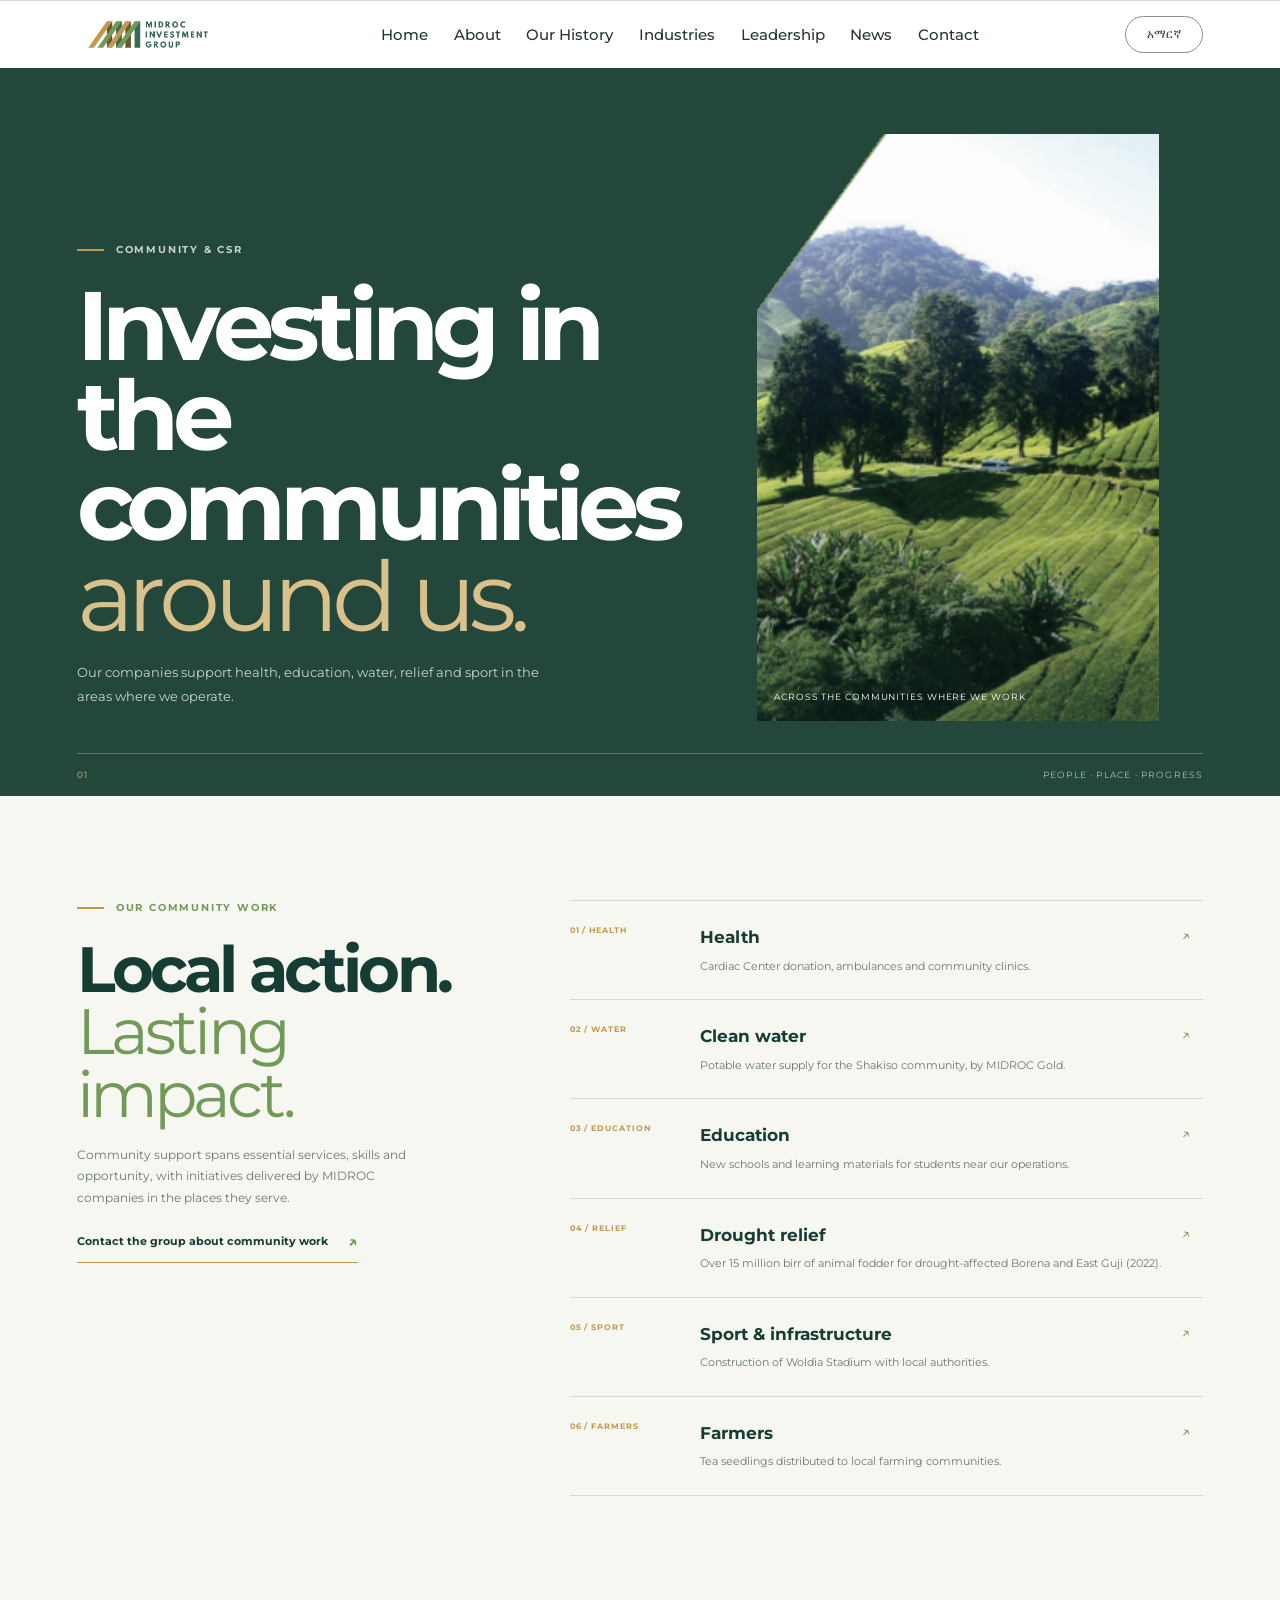
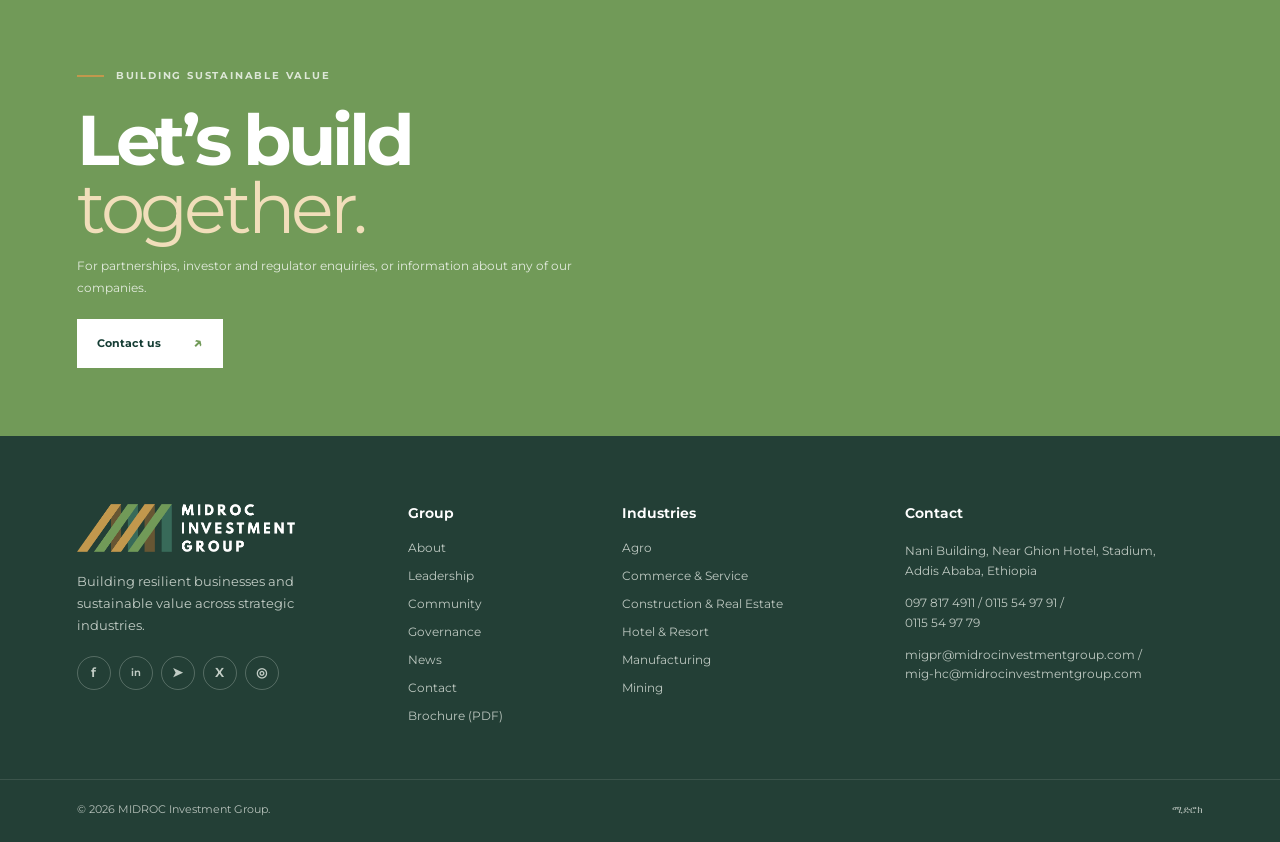
<file: community.html>
<!doctype html>
<html lang="en">
<head><meta charset="utf-8"><meta name="viewport" content="width=device-width, initial-scale=1"><meta name="theme-color" content="#386a59"><meta name="description" content="MIDROC Investment Group community and CSR initiatives."><title>Community | MIDROC Investment Group</title><link rel="stylesheet" href="styles.css"></head>
<body>
  <header class="site-header"><div class="header-tools"><button class="menu-toggle" aria-expanded="false" aria-controls="main-nav" aria-label="Open navigation"><span></span><span></span><span></span></button><span class="language-chip" aria-label="Current language: English">En</span><div class="header-search" role="search"><svg viewBox="0 0 24 24" aria-hidden="true"><circle cx="10.8" cy="10.8" r="6.8"></circle><path d="m16 16 5 5"></path></svg><input type="search" aria-label="Search MIDROC website"></div></div><a class="brand" href="index.html" aria-label="MIDROC Investment Group home"><img src="assets/midroc-logo.png" alt="MIDROC Investment Group"></a><nav id="main-nav" class="main-nav" aria-label="Main navigation"><a href="index.html">Home</a><a href="about.html">About</a><a href="history.html">Our History</a><a href="businesses.html">Industries</a><a href="people.html">Leadership</a><a href="news.html">News</a><a href="contact.html">Contact</a></nav><span class="header-language" aria-label="Amharic language option">አማርኛ</span></header>
  <main class="community-page">
    <section class="community-masthead">
      <div class="community-masthead-copy page-reveal"><p class="eyebrow eyebrow-light"><span></span> Community &amp; CSR</p><h1>Investing in<br>the communities<br><em>around us.</em></h1><p>Our companies support health, education, water, relief and sport in the areas where we operate.</p></div>
      <figure class="community-masthead-photo page-reveal"><img src="assets/who-we-are-landscape.png" alt="Green hills and cultivated fields in Ethiopia" loading="lazy"><figcaption>Across the communities where we work</figcaption></figure>
      <div class="community-masthead-label"><span>01</span><span>People · Place · Progress</span></div>
    </section>
    <section class="community-impact section-pad">
      <div class="community-impact-heading page-reveal"><p class="eyebrow"><span></span> Our community work</p><h2>Local action.<br><em>Lasting impact.</em></h2><p>Community support spans essential services, skills and opportunity, with initiatives delivered by MIDROC companies in the places they serve.</p><a class="text-link" href="contact.html">Contact the group about community work <span aria-hidden="true">↗</span></a></div>
      <div class="community-impact-list">
        <article class="community-impact-item page-reveal"><span>01 / HEALTH</span><div><h3>Health</h3><p>Cardiac Center donation, ambulances and community clinics.</p></div><b aria-hidden="true">↗</b></article>
        <article class="community-impact-item page-reveal"><span>02 / WATER</span><div><h3>Clean water</h3><p>Potable water supply for the Shakiso community, by MIDROC Gold.</p></div><b aria-hidden="true">↗</b></article>
        <article class="community-impact-item page-reveal"><span>03 / EDUCATION</span><div><h3>Education</h3><p>New schools and learning materials for students near our operations.</p></div><b aria-hidden="true">↗</b></article>
        <article class="community-impact-item page-reveal"><span>04 / RELIEF</span><div><h3>Drought relief</h3><p>Over 15 million birr of animal fodder for drought-affected Borena and East Guji (2022).</p></div><b aria-hidden="true">↗</b></article>
        <article class="community-impact-item page-reveal"><span>05 / SPORT</span><div><h3>Sport &amp; infrastructure</h3><p>Construction of Woldia Stadium with local authorities.</p></div><b aria-hidden="true">↗</b></article>
        <article class="community-impact-item page-reveal"><span>06 / FARMERS</span><div><h3>Farmers</h3><p>Tea seedlings distributed to local farming communities.</p></div><b aria-hidden="true">↗</b></article>
      </div>
    </section>
    <section class="community-cta"><p class="eyebrow eyebrow-light"><span></span> Building sustainable value</p><h2>Let’s build<br><em>together.</em></h2><p>For partnerships, investor and regulator enquiries, or information about any of our companies.</p><a class="button button-light" href="contact.html">Contact us <span aria-hidden="true">↗</span></a></section>
  </main>
  <footer class="site-footer"><div class="footer-main"><div class="footer-brand-column"><a class="footer-lockup" href="index.html" aria-label="MIDROC Investment Group home"><img class="footer-logo" src="assets/midroc-logo-footer.png" alt="MIDROC Investment Group"></a><p class="footer-description">Building resilient businesses and sustainable value across strategic industries.</p><div class="footer-socials" role="group" aria-label="Social media"><a class="footer-social-icon" href="https://www.facebook.com/110005684872662/" aria-label="Facebook" target="_blank" rel="noreferrer">f</a><a class="footer-social-icon footer-linkedin" href="https://www.linkedin.com/company/midroc-investment-group" aria-label="LinkedIn" target="_blank" rel="noreferrer">in</a><a class="footer-social-icon" href="https://t.me/MIDROCInvestment_Group" aria-label="Telegram" target="_blank" rel="noreferrer">➤</a><a class="footer-social-icon" href="https://x.com/MidrocGroup" aria-label="X" target="_blank" rel="noreferrer">X</a><a class="footer-social-icon" href="https://www.instagram.com/midrocgroup" aria-label="Instagram" target="_blank" rel="noreferrer">◎</a></div></div><nav class="footer-column" aria-label="Group links"><h2>Group</h2><a href="about.html">About</a><a href="people.html">Leadership</a><a href="community.html">Community</a><a href="governance.html">Governance</a><a href="news.html">News</a><a href="contact.html">Contact</a><a href="https://midroc-demo.pages.dev/api/brochure" target="_blank" rel="noreferrer">Brochure (PDF)</a></nav><nav class="footer-column" aria-label="Business industries"><h2>Industries</h2><a href="industry-agriculture.html">Agro</a><a href="industry-commerce.html">Commerce &amp; Service</a><a href="industry-construction.html">Construction &amp; Real Estate</a><a href="industry-hotels.html">Hotel &amp; Resort</a><a href="industry-manufacturing.html">Manufacturing</a><a href="industry-mining.html">Mining</a></nav><div class="footer-column footer-contact"><h2>Contact</h2><address>Nani Building, Near Ghion Hotel, Stadium,<br>Addis Ababa, Ethiopia</address><a href="tel:0978174911">097 817 4911 / 0115 54 97 91 /<br>0115 54 97 79</a><a href="mailto:migpr@midrocinvestmentgroup.com">migpr@midrocinvestmentgroup.com /<br>mig-hc@midrocinvestmentgroup.com</a></div></div><div class="footer-bottom"><small>© 2026 MIDROC Investment Group.</small><span lang="am">ሚድሮክ</span></div></footer>
  <script src="script.js"></script>
</body>
</html>
</file>
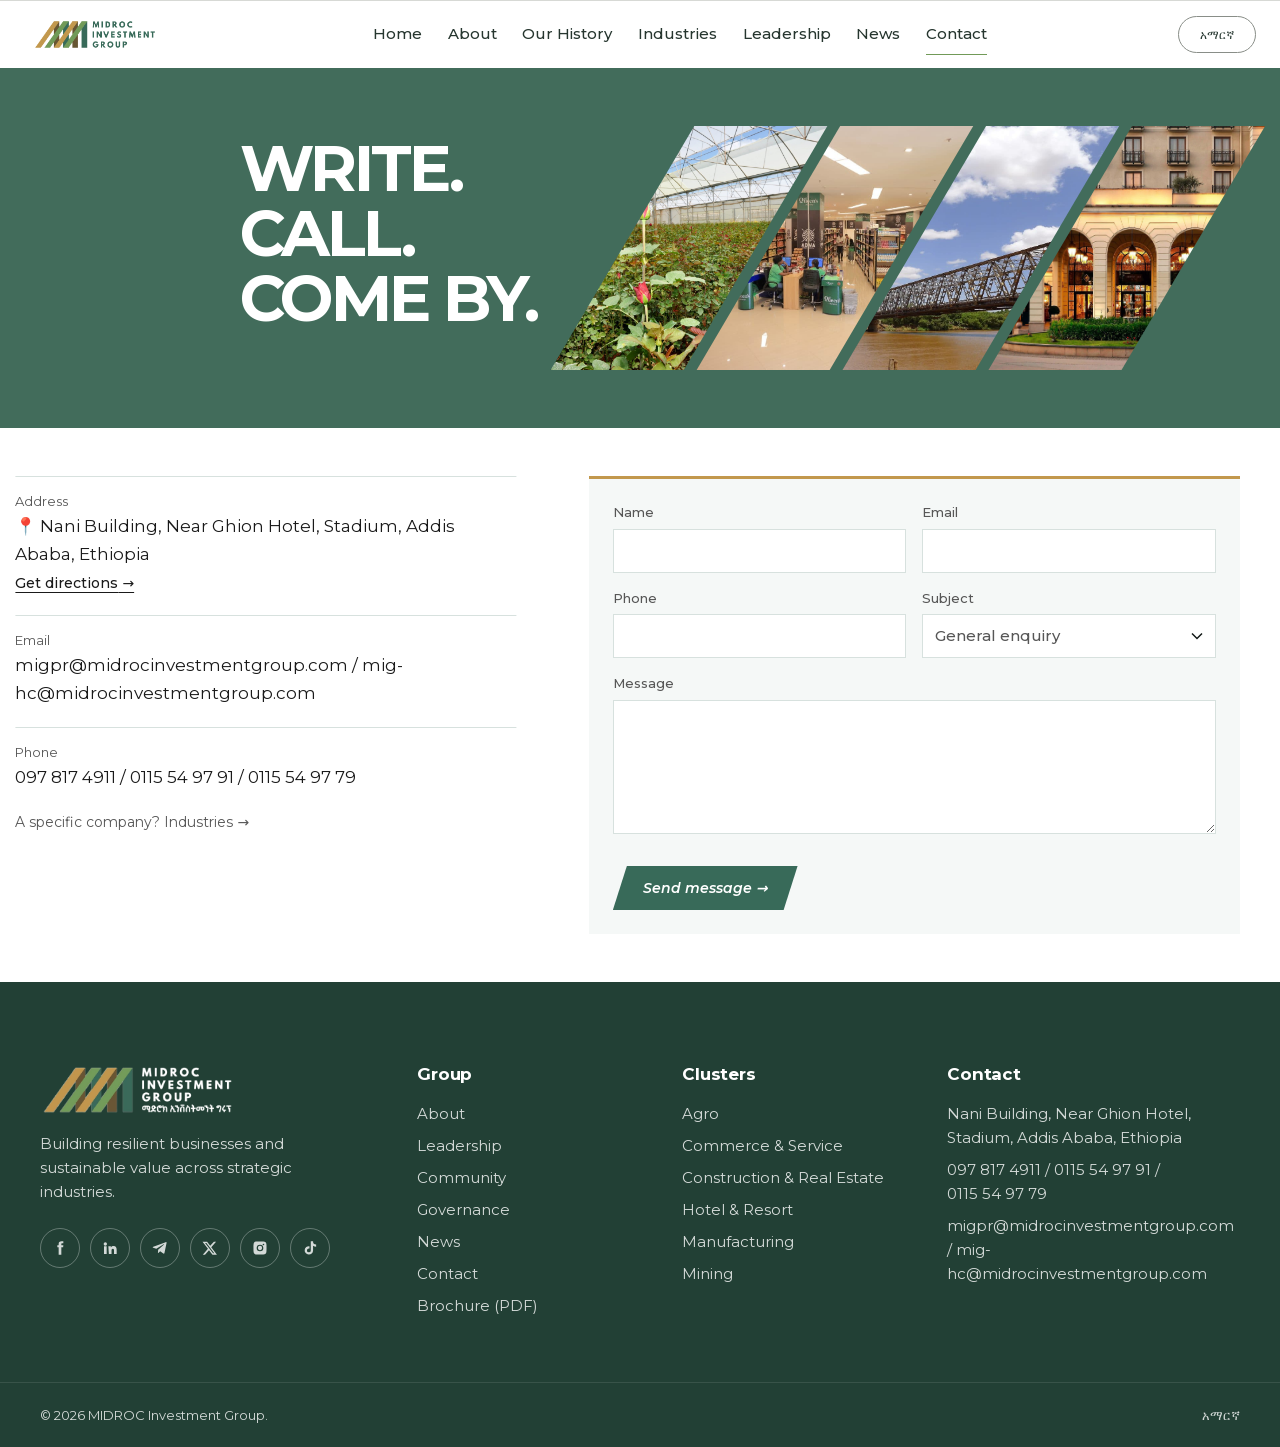
<file: contact.html>
<!doctype html>
<html lang="en" class="oTH-8W_variable CkOhJG_variable">
<head>
<meta charset="utf-8">
<meta name="viewport" content="width=device-width, initial-scale=1">
<meta name="theme-color" content="#386a59">
<meta name="description" content="Contact MIDROC Investment Group in Addis Ababa, Ethiopia.">
<title>Contact | MIDROC Investment Group</title>
<link rel="stylesheet" href="assets/live-pages.css">
<link rel="stylesheet" href="assets/shared-site-header.css">
<link rel="stylesheet" href="assets/contact-hero.css">

</head>
<body class="flex min-h-screen flex-col">
<header class="site-header news-site-header">
  <div class="header-tools">
    <button class="menu-toggle" aria-expanded="false" aria-controls="main-nav" aria-label="Open navigation"><span></span><span></span><span></span></button>
    <span class="language-chip" aria-label="Current language: English">En</span>
    <div class="header-search" role="search"><svg viewBox="0 0 24 24" aria-hidden="true"><circle cx="10.8" cy="10.8" r="6.8"></circle><path d="m16 16 5 5"></path></svg><input type="search" aria-label="Search MIDROC website"></div>
  </div>
  <a class="brand" href="index.html" aria-label="MIDROC Investment Group home"><img src="assets/midroc-logo.png" alt="MIDROC Investment Group"></a>
  <nav id="main-nav" class="main-nav" aria-label="Main navigation"><a href="index.html">Home</a><a href="about.html">About</a><a href="history.html">Our History</a><a href="businesses.html">Industries</a><a href="people.html">Leadership</a><a href="news.html">News</a><a class="active" href="contact.html" aria-current="page">Contact</a></nav>
  <span class="header-language" aria-label="Amharic language option">አማርኛ</span>
</header><main class="flex-1"><section class="contact-industry-hero" aria-labelledby="contact-hero-title"><div class="contact-industry-copy"><h1 id="contact-hero-title">WRITE.<br>CALL.<br>COME BY.</h1></div><div class="contact-industry-motif" aria-hidden="true"><div class="contact-industry-slice"><img src="assets/business-1.jpg" alt="" fetchpriority="high" decoding="async"></div><div class="contact-industry-slice"><img src="assets/business-2.jpg" alt="" decoding="async"></div><div class="contact-industry-slice"><img src="assets/business-3.jpg" alt="" decoding="async"></div><div class="contact-industry-slice"><img src="assets/hero-sheraton-opt.jpg" alt="" decoding="async"></div></div></section><section class="wrap grid items-start gap-8 py-8 md:grid-cols-[minmax(0,1fr)_minmax(0,1.3fr)] md:gap-12 md:py-12"><div id="contact-details" class="flex min-w-0 flex-col gap-5 [overflow-wrap:anywhere]"><div class="border-t border-hairline pt-3"><span class="text-[13px] text-muted">Address</span><div class="text-[17px] leading-relaxed"><a href="https://www.google.com/maps/dir/?api=1&amp;destination=Nani%20Building%2C%20Near%20Ghion%20Hotel%2C%20Stadium%2C%20Addis%20Ababa%2C%20Ethiopia" target="_blank" rel="noopener noreferrer" class="text-gold-dark hover:underline">📍 <!-- -->Nani Building, Near Ghion Hotel, Stadium, Addis Ababa, Ethiopia<span class="mt-1 block text-[14px] font-medium underline underline-offset-4">Get directions<!-- --> →</span></a></div></div><div class="border-t border-hairline pt-3"><span class="text-[13px] text-muted">Email</span><div class="text-[17px] leading-relaxed"><span><a href="mailto:migpr@midrocinvestmentgroup.com" class="text-gold-dark hover:underline">migpr@midrocinvestmentgroup.com</a></span><span> / <a href="mailto:mig-hc@midrocinvestmentgroup.com" class="text-gold-dark hover:underline">mig-hc@midrocinvestmentgroup.com</a></span></div></div><div class="border-t border-hairline pt-3"><span class="text-[13px] text-muted">Phone</span><div class="text-[17px] leading-relaxed"><span class="whitespace-nowrap"><a href="tel:0978174911" class="text-gold-dark hover:underline">097 817 4911</a></span> / <span class="whitespace-nowrap"><a href="tel:0115549791" class="text-gold-dark hover:underline">0115 54 97 91</a></span> / <span class="whitespace-nowrap"><a href="tel:0115549779" class="text-gold-dark hover:underline">0115 54 97 79</a></span></div></div><p class="m-0 text-[14px] text-muted">A specific company?<!-- --> <a class="text-gold-dark hover:underline" href="businesses.html">Industries<!-- --> →</a></p></div><form id="contact-form" class="gold-rule grid gap-x-4 gap-y-4 bg-panel p-6 sm:grid-cols-2" data-contact-form><input type="hidden" name="$ACTION_REF_1"/><input type="hidden" name="$ACTION_1:0" value="{&quot;id&quot;:&quot;600a58baba083c5e5b7eb7d5b5b26092ea31c4348c&quot;,&quot;bound&quot;:&quot;$@1&quot;}"/><input type="hidden" name="$ACTION_1:1" value="[{}]"/><input type="hidden" name="$ACTION_KEY" value="k794889310311730faf7f943595f05279"/><label data-slot="label" class="group-data-[disabled=true]:pointer-events-none group-data-[disabled=true]:opacity-50 peer-disabled:cursor-not-allowed peer-disabled:opacity-50 flex flex-col gap-[6px] text-[13px] font-medium text-muted">Name<input type="text" data-slot="input" class="h-11 w-full min-w-0 border border-hairline bg-white px-3 text-[15px] outline-none focus:border-green disabled:pointer-events-none disabled:cursor-not-allowed disabled:opacity-50 aria-[invalid=true]:border-gold-dark" required="" aria-invalid="false" name="name"/></label><label data-slot="label" class="group-data-[disabled=true]:pointer-events-none group-data-[disabled=true]:opacity-50 peer-disabled:cursor-not-allowed peer-disabled:opacity-50 flex flex-col gap-[6px] text-[13px] font-medium text-muted">Email<input type="email" data-slot="input" class="h-11 w-full min-w-0 border border-hairline bg-white px-3 text-[15px] outline-none focus:border-green disabled:pointer-events-none disabled:cursor-not-allowed disabled:opacity-50 aria-[invalid=true]:border-gold-dark" required="" aria-invalid="false" name="email"/></label><label data-slot="label" class="group-data-[disabled=true]:pointer-events-none group-data-[disabled=true]:opacity-50 peer-disabled:cursor-not-allowed peer-disabled:opacity-50 flex flex-col gap-[6px] text-[13px] font-medium text-muted">Phone<input type="tel" data-slot="input" class="h-11 w-full min-w-0 border border-hairline bg-white px-3 text-[15px] outline-none focus:border-green disabled:pointer-events-none disabled:cursor-not-allowed disabled:opacity-50 aria-[invalid=true]:border-gold-dark" aria-invalid="false" name="phone"/></label><label data-slot="label" class="group-data-[disabled=true]:pointer-events-none group-data-[disabled=true]:opacity-50 peer-disabled:cursor-not-allowed peer-disabled:opacity-50 flex flex-col gap-[6px] text-[13px] font-medium text-muted">Subject<select name="subject" class="h-11 w-full border border-hairline bg-white px-3 text-[15px] outline-none focus:border-green aria-[invalid=true]:border-gold-dark appearance-none pr-9" style="background-image:url(&quot;data:image/svg+xml,%3Csvg xmlns=&#x27;http://www.w3.org/2000/svg&#x27; width=&#x27;12&#x27; height=&#x27;8&#x27; fill=&#x27;none&#x27; stroke=&#x27;%23121917&#x27; stroke-width=&#x27;1.5&#x27;%3E%3Cpath d=&#x27;M1 1.5l5 5 5-5&#x27;/%3E%3C/svg%3E&quot;);background-repeat:no-repeat;background-position:right 12px center;background-size:12px 8px"><option value="General enquiry" selected="">General enquiry</option><option value="Partnerships">Partnerships</option><option value="Procurement">Procurement</option><option value="Press">Press</option><option value="Careers">Careers</option><option value="Community support">Community support</option></select></label><label data-slot="label" class="group-data-[disabled=true]:pointer-events-none group-data-[disabled=true]:opacity-50 peer-disabled:cursor-not-allowed peer-disabled:opacity-50 flex flex-col gap-[6px] text-[13px] font-medium text-muted sm:col-span-2">Message<textarea data-slot="textarea" class="w-full border border-hairline bg-white px-3 py-[10px] text-[15px] outline-none focus:border-green disabled:cursor-not-allowed disabled:opacity-50 aria-[invalid=true]:border-gold-dark" name="message" rows="5" required="" aria-invalid="false"></textarea></label><div class="sm:col-span-2"></div><button data-slot="button" data-variant="green" class="inline-flex shrink-0 cursor-pointer items-center justify-center gap-2 whitespace-nowrap text-[14px] font-medium transition-colors focus-visible:outline-2 focus-visible:outline-offset-2 focus-visible:outline-gold disabled:pointer-events-none disabled:opacity-50 [&amp;_svg]:size-4 [&amp;_svg]:shrink-0 btn !border-green !bg-green text-white h-11 px-6 sm:col-span-2 sm:justify-self-start" type="submit">Send message<!-- --> →</button></form></section></main><footer class="bg-[#224035] text-[15px] leading-6 text-white/80"><div class="wrap grid gap-10 pt-20 pb-16 md:grid-cols-[1.5fr_1fr_1fr_1.3fr]"><div><img src="assets/live-logo-white.png" alt="MIDROC Investment Group" class="mb-4 block h-[54px] w-auto"/><p class="m-0 max-w-[320px]">Building resilient businesses and sustainable value across strategic industries.</p><div class="mt-6 flex flex-wrap gap-2.5"><a href="https://www.facebook.com/110005684872662/" target="_blank" rel="noopener" aria-label="Facebook" class="grid h-10 w-10 place-items-center rounded-full border border-white/30 text-white hover:bg-white/10"><svg viewBox="0 0 24 24" fill="currentColor" class="h-4 w-4" aria-hidden="true"><path d="M14 8V6.2c0-.8.2-1.2 1.4-1.2H17V2h-2.6C11.3 2 10 3.5 10 6v2H8v3h2v11h4V11h2.7l.3-3z"></path></svg></a><a href="https://www.linkedin.com/company/midroc-investment-group" target="_blank" rel="noopener" aria-label="LinkedIn" class="grid h-10 w-10 place-items-center rounded-full border border-white/30 text-white hover:bg-white/10"><svg viewBox="0 0 24 24" fill="currentColor" class="h-4 w-4" aria-hidden="true"><path d="M4.98 3.5a2.5 2.5 0 1 1 0 5 2.5 2.5 0 0 1 0-5zM3 9.5h4V21H3zM9.5 9.5h3.8v1.6h.1c.5-1 1.8-2 3.8-2 4 0 4.8 2.6 4.8 6V21h-4v-5.1c0-1.2 0-2.8-1.7-2.8s-2 1.3-2 2.7V21h-4z"></path></svg></a><a href="https://t.me/MIDROCInvestment_Group" target="_blank" rel="noopener" aria-label="Telegram" class="grid h-10 w-10 place-items-center rounded-full border border-white/30 text-white hover:bg-white/10"><svg viewBox="0 0 24 24" fill="currentColor" class="h-4 w-4" aria-hidden="true"><path d="M21.9 4.3 18.7 19.5c-.2 1-.9 1.3-1.7.8l-4.8-3.5-2.3 2.2c-.3.3-.5.5-1 .5l.3-4.9 8.9-8c.4-.3-.1-.5-.6-.2l-11 6.9-4.7-1.5c-1-.3-1-1 .2-1.5l18.5-7.1c.9-.3 1.6.2 1.4 1.1z"></path></svg></a><a href="https://x.com/MidrocGroup" target="_blank" rel="noopener" aria-label="X" class="grid h-10 w-10 place-items-center rounded-full border border-white/30 text-white hover:bg-white/10"><svg viewBox="0 0 24 24" fill="currentColor" class="h-4 w-4" aria-hidden="true"><path d="M17.8 2.5h3.3l-7.2 8.2 8.5 11.3h-6.7l-5.2-6.8-6 6.8H1.2l7.7-8.8L.8 2.5h6.8l4.7 6.2zm-1.2 17.5h1.8L6.6 4.4H4.6z"></path></svg></a><a href="https://www.instagram.com/midrocgroup" target="_blank" rel="noopener" aria-label="Instagram" class="grid h-10 w-10 place-items-center rounded-full border border-white/30 text-white hover:bg-white/10"><svg viewBox="0 0 24 24" fill="currentColor" class="h-4 w-4" aria-hidden="true"><path d="M12 2.2c3.2 0 3.6 0 4.8.1 3.3.1 4.8 1.7 4.9 4.9.1 1.3.1 1.6.1 4.8s0 3.6-.1 4.8c-.1 3.2-1.7 4.8-4.9 4.9-1.3.1-1.6.1-4.8.1s-3.6 0-4.8-.1c-3.3-.1-4.8-1.7-4.9-4.9C2.2 15.6 2.2 15.2 2.2 12s0-3.6.1-4.8C2.4 3.9 3.9 2.4 7.2 2.3 8.4 2.2 8.8 2.2 12 2.2zM12 7a5 5 0 1 0 0 10 5 5 0 0 0 0-10zm0 8.2a3.2 3.2 0 1 1 0-6.4 3.2 3.2 0 0 1 0 6.4zm5.2-9.6a1.2 1.2 0 1 0 0 2.4 1.2 1.2 0 0 0 0-2.4z"></path></svg></a><a href="https://www.tiktok.com/@midrocinvestmentgroup" target="_blank" rel="noopener" aria-label="TikTok" class="grid h-10 w-10 place-items-center rounded-full border border-white/30 text-white hover:bg-white/10"><svg viewBox="0 0 24 24" fill="currentColor" class="h-4 w-4" aria-hidden="true"><path d="M16.6 2h-3.4v13.6a2.9 2.9 0 1 1-2.9-2.9c.3 0 .6 0 .9.1V9.3a6.3 6.3 0 1 0 5.4 6.3V8.7a7.9 7.9 0 0 0 4.6 1.5V6.8a4.6 4.6 0 0 1-4.6-4.8z"></path></svg></a></div></div><div><h4 class="serif m-0 mb-4 text-[17px] font-bold text-white">Group</h4><ul class="m-0 grid list-none gap-2 p-0"><li><a class="hover:!text-white" href="about.html">About</a></li><li><a class="hover:!text-white" href="people.html">Leadership</a></li><li><a class="hover:!text-white" href="community.html">Community</a></li><li><a class="hover:!text-white" href="governance.html">Governance</a></li><li><a class="hover:!text-white" href="news.html">News</a></li><li><a class="hover:!text-white" href="contact.html">Contact</a></li><li><a href="https://midroc-demo.pages.dev/api/brochure" class="hover:!text-white">Brochure (PDF)</a></li></ul></div><div><h4 class="serif m-0 mb-4 text-[17px] font-bold text-white">Clusters</h4><ul class="m-0 grid list-none gap-2 p-0"><li><a class="hover:!text-white" href="industry-agriculture.html">Agro</a></li><li><a class="hover:!text-white" href="industry-commerce.html">Commerce &amp; Service</a></li><li><a class="hover:!text-white" href="industry-construction.html">Construction &amp; Real Estate</a></li><li><a class="hover:!text-white" href="industry-hotels.html">Hotel &amp; Resort</a></li><li><a class="hover:!text-white" href="industry-manufacturing.html">Manufacturing</a></li><li><a class="hover:!text-white" href="industry-mining.html">Mining</a></li></ul></div><div><h4 class="serif m-0 mb-4 text-[17px] font-bold text-white">Contact</h4><ul class="m-0 grid list-none gap-2 p-0 [overflow-wrap:anywhere]"><li><a href="https://www.google.com/maps/dir/?api=1&amp;destination=Nani%20Building%2C%20Near%20Ghion%20Hotel%2C%20Stadium%2C%20Addis%20Ababa%2C%20Ethiopia" target="_blank" rel="noopener noreferrer" class="hover:underline">Nani Building, Near Ghion Hotel, Stadium, Addis Ababa, Ethiopia</a></li><li><span class="whitespace-nowrap"><a href="tel:0978174911" class="hover:!text-white">097 817 4911</a></span> / <span class="whitespace-nowrap"><a href="tel:0115549791" class="hover:!text-white">0115 54 97 91</a></span> / <span class="whitespace-nowrap"><a href="tel:0115549779" class="hover:!text-white">0115 54 97 79</a></span></li><li><span><a href="mailto:migpr@midrocinvestmentgroup.com" class="hover:!text-white">migpr@midrocinvestmentgroup.com</a></span><span> / <a href="mailto:mig-hc@midrocinvestmentgroup.com" class="hover:!text-white">mig-hc@midrocinvestmentgroup.com</a></span></li></ul></div></div><div class="wrap flex flex-wrap justify-between gap-3 border-t border-white/10 py-5 text-[13px]"><span>© <!-- -->2026<!-- --> <!-- -->MIDROC Investment Group<!-- -->.</span><span class="hover:!text-white"><a hrefLang="am" lang="am" aria-label="አማርኛ" href="https://midroc-demo.pages.dev/am/contact">አማርኛ</a></span></div></footer>
<script>
(() => {
  const menuButton = document.querySelector('.menu-toggle');
  const nav = document.querySelector('.main-nav');
  menuButton?.addEventListener('click', () => {
    const open = nav?.classList.toggle('open') ?? false;
    menuButton.setAttribute('aria-expanded', String(open));
    menuButton.setAttribute('aria-label', open ? 'Close navigation' : 'Open navigation');
  });
  nav?.querySelectorAll('a').forEach((link) => link.addEventListener('click', () => {
    nav.classList.remove('open');
    menuButton?.setAttribute('aria-expanded', 'false');
    menuButton?.setAttribute('aria-label', 'Open navigation');
  }));
  const form = document.querySelector('[data-contact-form]');
  form?.addEventListener('submit', (event) => {
    event.preventDefault();
    const values = new FormData(form);
    const subject = encodeURIComponent('MIDROC website enquiry: ' + values.get('subject'));
    const lines = ['Name: ' + values.get('name'), 'Email: ' + values.get('email'), 'Phone: ' + (values.get('phone') || ''), '', String(values.get('message') || '')];
    window.location.href = 'mailto:migpr@midrocinvestmentgroup.com?subject=' + subject + '&body=' + encodeURIComponent(lines.join('\n'));
  });
})();
</script>
<script src="contact-editor.js"></script><script src="contact-info-editor.js"></script></body>
</html>
</file>
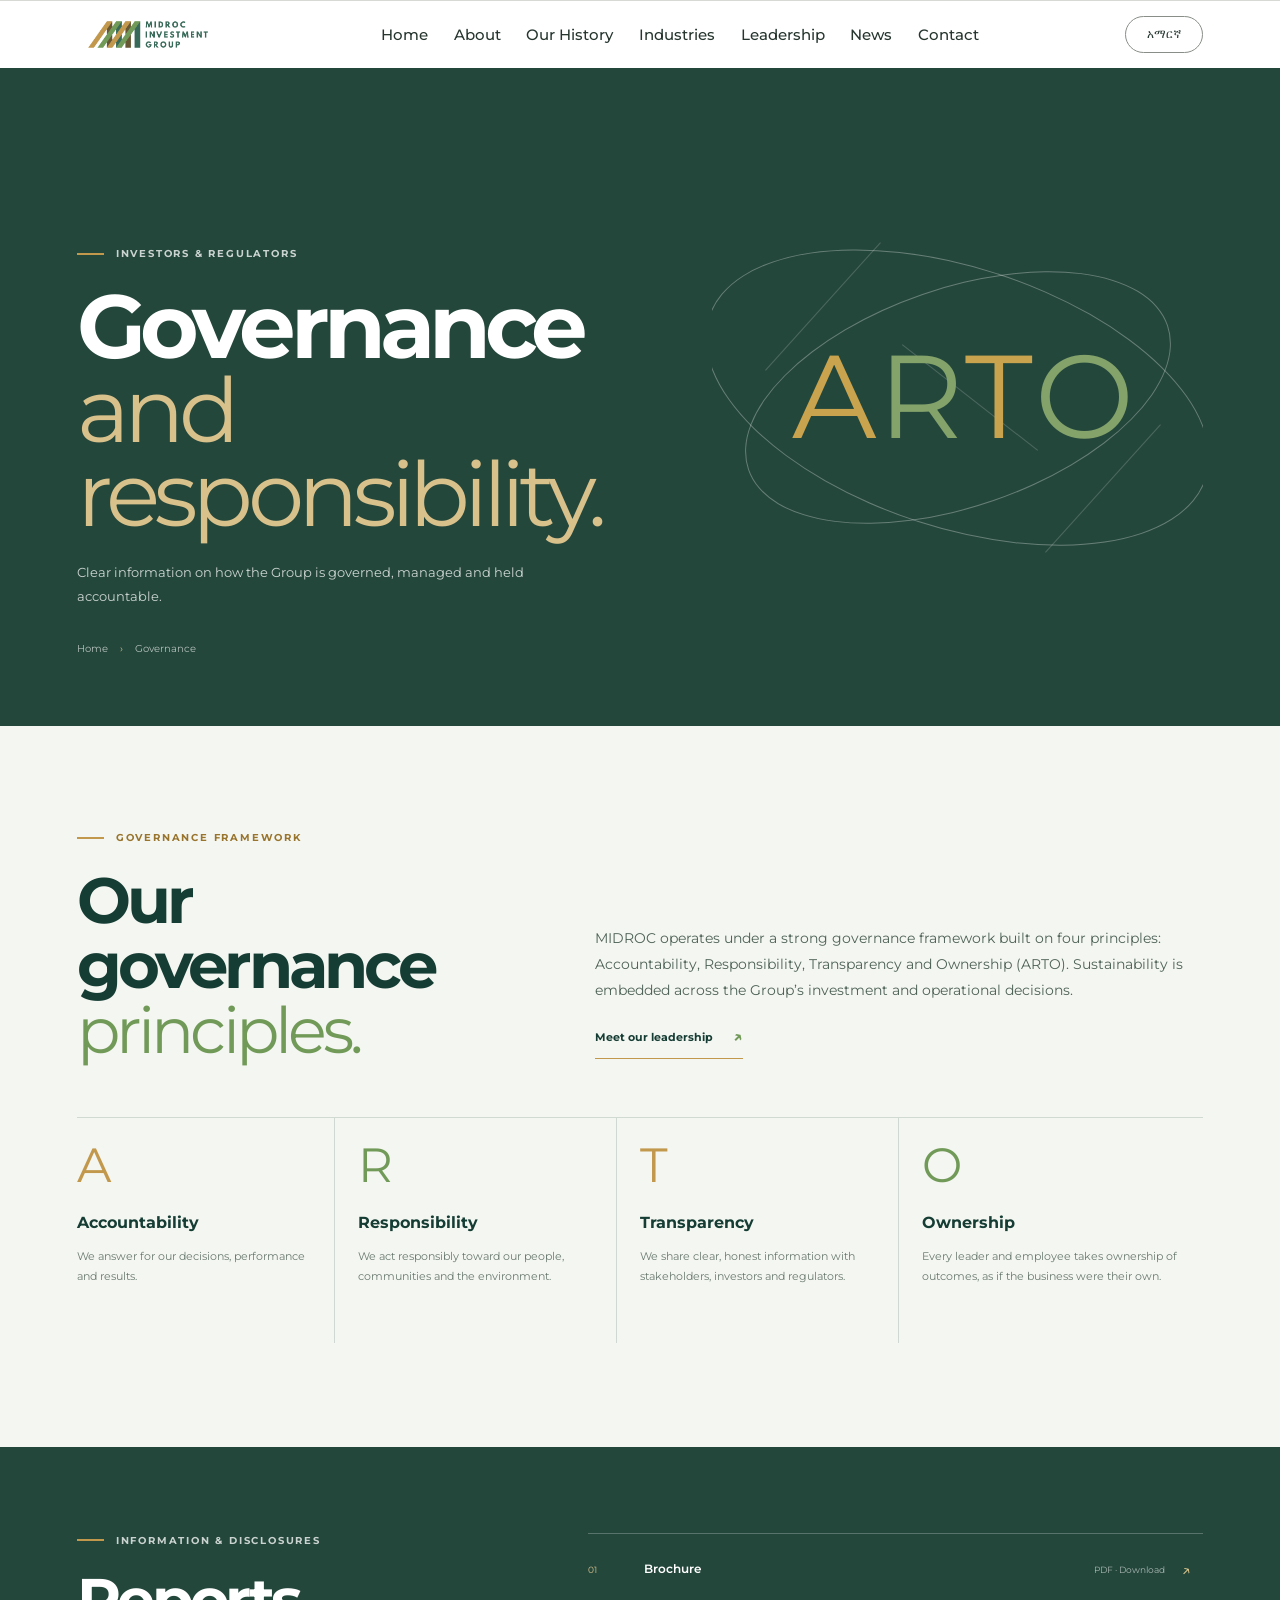
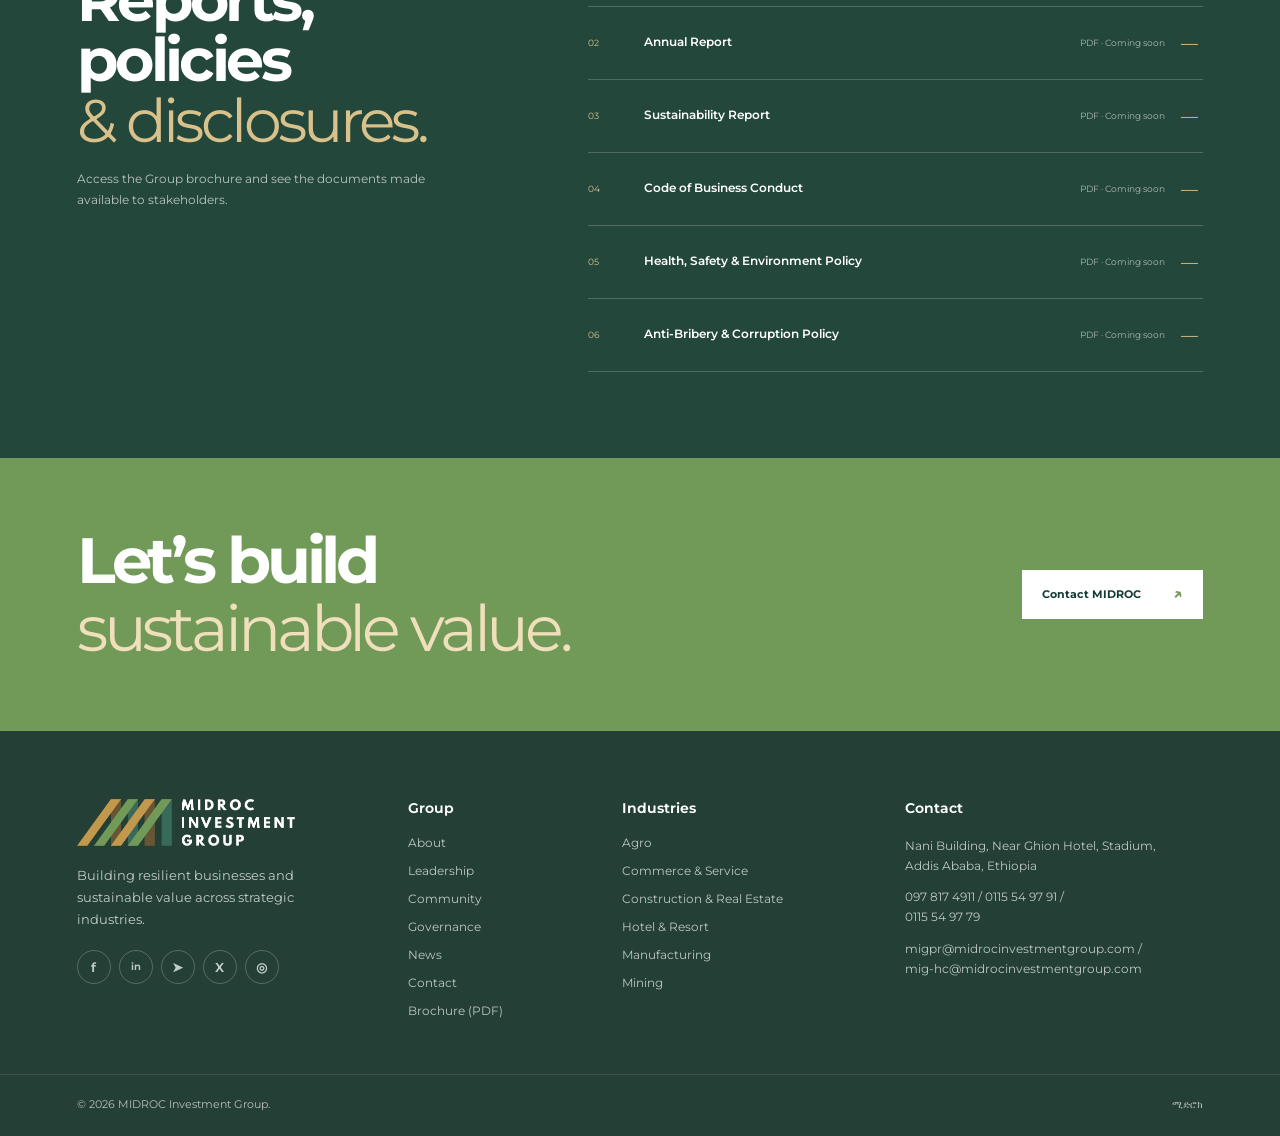
<file: governance.html>
<!doctype html>
<html lang="en">
<head><meta charset="utf-8"><meta name="viewport" content="width=device-width, initial-scale=1"><meta name="theme-color" content="#386a59"><meta name="description" content="Governance and responsibility at MIDROC Investment Group."><title>Governance | MIDROC Investment Group</title><link rel="stylesheet" href="styles.css"></head>
<body>
  <header class="site-header"><div class="header-tools"><button class="menu-toggle" aria-expanded="false" aria-controls="main-nav" aria-label="Open navigation"><span></span><span></span><span></span></button><span class="language-chip" aria-label="Current language: English">En</span><div class="header-search" role="search"><svg viewBox="0 0 24 24" aria-hidden="true"><circle cx="10.8" cy="10.8" r="6.8"></circle><path d="m16 16 5 5"></path></svg><input type="search" aria-label="Search MIDROC website"></div></div><a class="brand" href="index.html" aria-label="MIDROC Investment Group home"><img src="assets/midroc-logo.png" alt="MIDROC Investment Group"></a><nav id="main-nav" class="main-nav" aria-label="Main navigation"><a href="index.html">Home</a><a href="about.html">About</a><a href="history.html">Our History</a><a href="businesses.html">Industries</a><a href="people.html">Leadership</a><a href="news.html">News</a><a href="contact.html">Contact</a></nav><span class="header-language" aria-label="Amharic language option">አማርኛ</span></header>
  <main class="governance-page">
    <section class="governance-masthead">
      <div class="governance-masthead-copy page-reveal"><p class="eyebrow eyebrow-light"><span></span> Investors &amp; regulators</p><h1>Governance<br><em>and responsibility.</em></h1><p>Clear information on how the Group is governed, managed and held accountable.</p><div class="governance-breadcrumb"><a href="index.html">Home</a><span>›</span><span>Governance</span></div></div>
      <div class="governance-visual" aria-hidden="true"><div class="governance-monogram"><span>A</span><span>R</span><span>T</span><span>O</span></div><i></i><i></i><i></i></div>
    </section>
    <section class="governance-framework section-pad">
      <div class="governance-framework-heading page-reveal"><p class="eyebrow"><span></span> Governance framework</p><h2>Our governance<br><em>principles.</em></h2></div>
      <div class="governance-framework-copy page-reveal"><p>MIDROC operates under a strong governance framework built on four principles: Accountability, Responsibility, Transparency and Ownership (ARTO). Sustainability is embedded across the Group’s investment and operational decisions.</p><a class="text-link" href="people.html">Meet our leadership <span aria-hidden="true">↗</span></a></div>
      <div class="governance-values">
        <article class="governance-value page-reveal"><span>A</span><h3>Accountability</h3><p>We answer for our decisions, performance and results.</p></article>
        <article class="governance-value page-reveal"><span>R</span><h3>Responsibility</h3><p>We act responsibly toward our people, communities and the environment.</p></article>
        <article class="governance-value page-reveal"><span>T</span><h3>Transparency</h3><p>We share clear, honest information with stakeholders, investors and regulators.</p></article>
        <article class="governance-value page-reveal"><span>O</span><h3>Ownership</h3><p>Every leader and employee takes ownership of outcomes, as if the business were their own.</p></article>
      </div>
    </section>
    <section class="governance-reports" id="reports">
      <div class="reports-heading"><p class="eyebrow eyebrow-light"><span></span> Information &amp; disclosures</p><h2>Reports, policies<br><em>&amp; disclosures.</em></h2><p>Access the Group brochure and see the documents made available to stakeholders.</p></div>
      <div class="report-list">
        <a class="report-row" href="https://midroc-demo.pages.dev/api/brochure" target="_blank" rel="noreferrer"><span>01</span><strong>Brochure</strong><small>PDF · Download</small><b aria-hidden="true">↗</b></a>
        <div class="report-row"><span>02</span><strong>Annual Report</strong><small>PDF · Coming soon</small><b aria-hidden="true">—</b></div>
        <div class="report-row"><span>03</span><strong>Sustainability Report</strong><small>PDF · Coming soon</small><b aria-hidden="true">—</b></div>
        <div class="report-row"><span>04</span><strong>Code of Business Conduct</strong><small>PDF · Coming soon</small><b aria-hidden="true">—</b></div>
        <div class="report-row"><span>05</span><strong>Health, Safety &amp; Environment Policy</strong><small>PDF · Coming soon</small><b aria-hidden="true">—</b></div>
        <div class="report-row"><span>06</span><strong>Anti-Bribery &amp; Corruption Policy</strong><small>PDF · Coming soon</small><b aria-hidden="true">—</b></div>
      </div>
    </section>
    <section class="about-cta"><h2>Let’s build<br><em>sustainable value.</em></h2><a class="button button-light" href="contact.html">Contact MIDROC <span aria-hidden="true">↗</span></a></section>
  </main>
  <footer class="site-footer"><div class="footer-main"><div class="footer-brand-column"><a class="footer-lockup" href="index.html" aria-label="MIDROC Investment Group home"><img class="footer-logo" src="assets/midroc-logo-footer.png" alt="MIDROC Investment Group"></a><p class="footer-description">Building resilient businesses and sustainable value across strategic industries.</p><div class="footer-socials" role="group" aria-label="Social media"><a class="footer-social-icon" href="https://www.facebook.com/110005684872662/" aria-label="Facebook" target="_blank" rel="noreferrer">f</a><a class="footer-social-icon footer-linkedin" href="https://www.linkedin.com/company/midroc-investment-group" aria-label="LinkedIn" target="_blank" rel="noreferrer">in</a><a class="footer-social-icon" href="https://t.me/MIDROCInvestment_Group" aria-label="Telegram" target="_blank" rel="noreferrer">➤</a><a class="footer-social-icon" href="https://x.com/MidrocGroup" aria-label="X" target="_blank" rel="noreferrer">X</a><a class="footer-social-icon" href="https://www.instagram.com/midrocgroup" aria-label="Instagram" target="_blank" rel="noreferrer">◎</a></div></div><nav class="footer-column" aria-label="Group links"><h2>Group</h2><a href="about.html">About</a><a href="people.html">Leadership</a><a href="community.html">Community</a><a href="governance.html">Governance</a><a href="news.html">News</a><a href="contact.html">Contact</a><a href="https://midroc-demo.pages.dev/api/brochure" target="_blank" rel="noreferrer">Brochure (PDF)</a></nav><nav class="footer-column" aria-label="Business industries"><h2>Industries</h2><a href="industry-agriculture.html">Agro</a><a href="industry-commerce.html">Commerce &amp; Service</a><a href="industry-construction.html">Construction &amp; Real Estate</a><a href="industry-hotels.html">Hotel &amp; Resort</a><a href="industry-manufacturing.html">Manufacturing</a><a href="industry-mining.html">Mining</a></nav><div class="footer-column footer-contact"><h2>Contact</h2><address>Nani Building, Near Ghion Hotel, Stadium,<br>Addis Ababa, Ethiopia</address><a href="tel:0978174911">097 817 4911 / 0115 54 97 91 /<br>0115 54 97 79</a><a href="mailto:migpr@midrocinvestmentgroup.com">migpr@midrocinvestmentgroup.com /<br>mig-hc@midrocinvestmentgroup.com</a></div></div><div class="footer-bottom"><small>© 2026 MIDROC Investment Group.</small><span lang="am">ሚድሮክ</span></div></footer>
  <script src="script.js"></script>
</body>
</html>
</file>
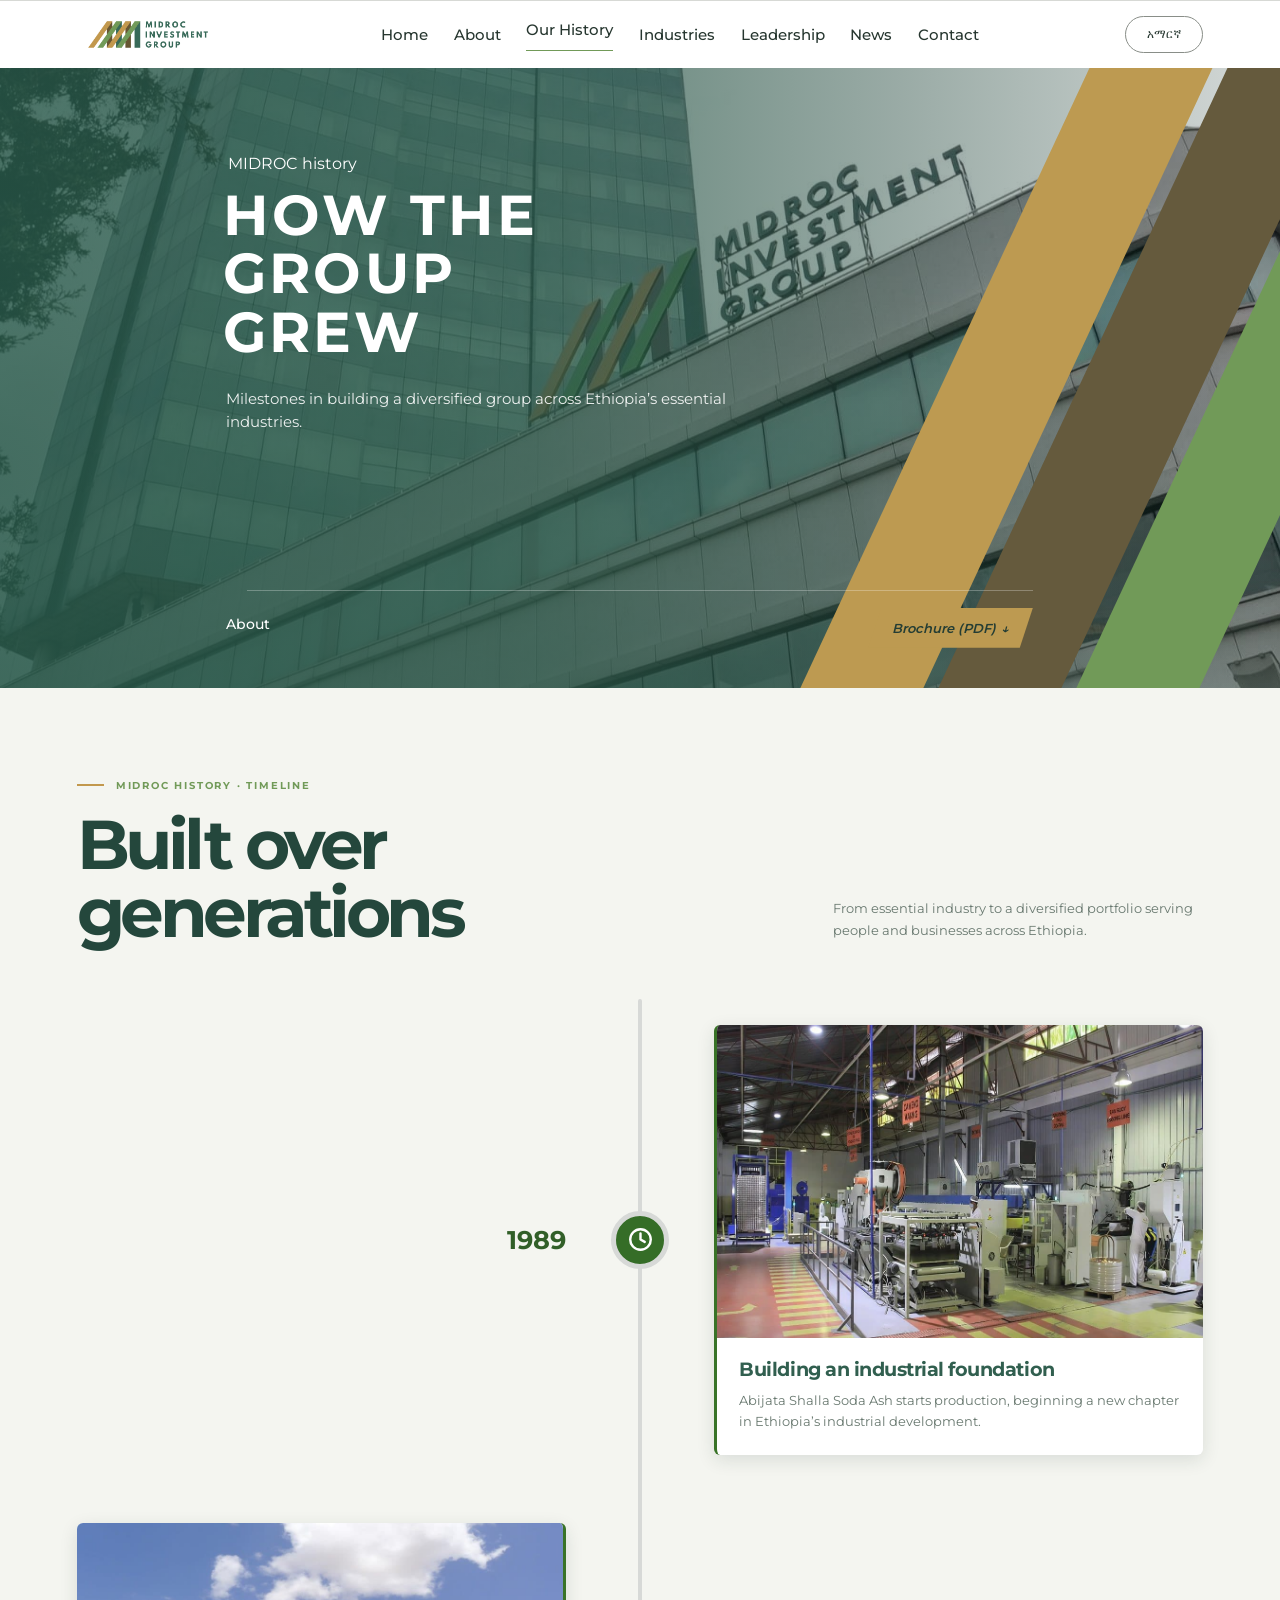
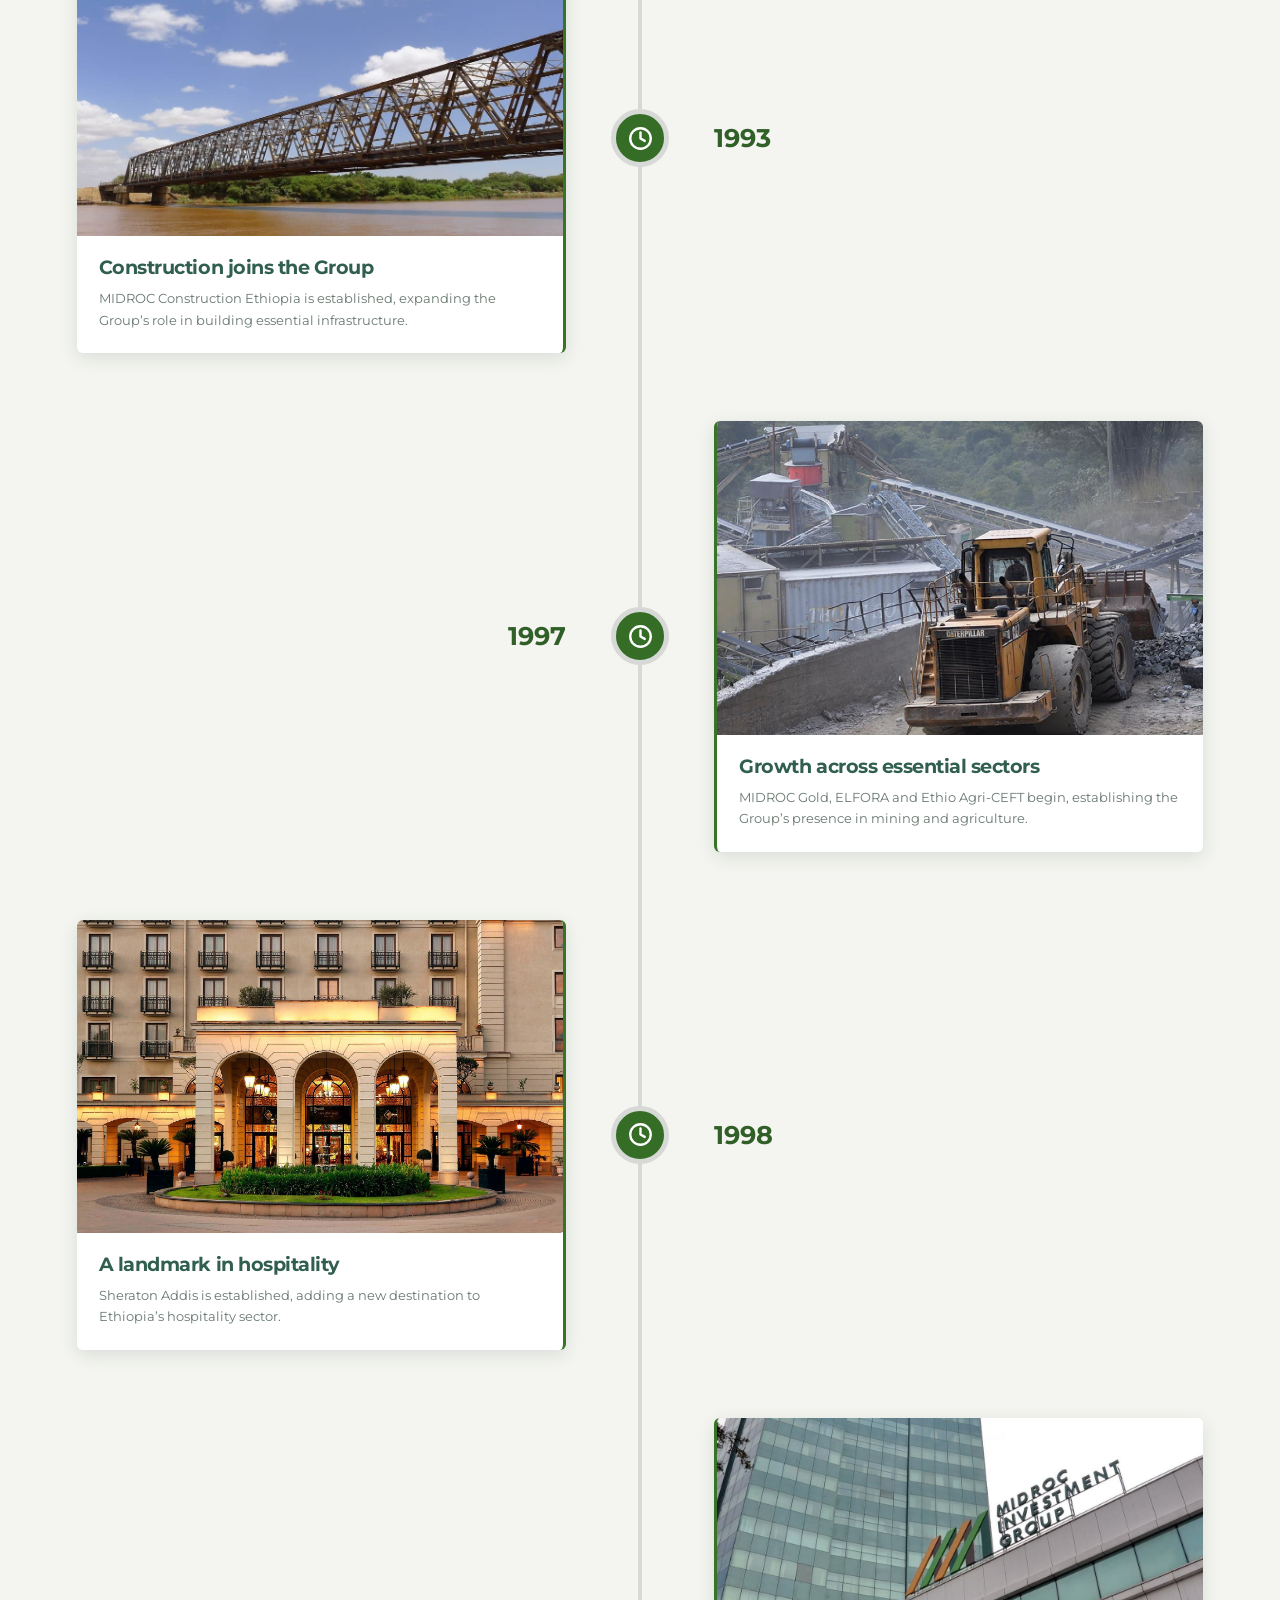
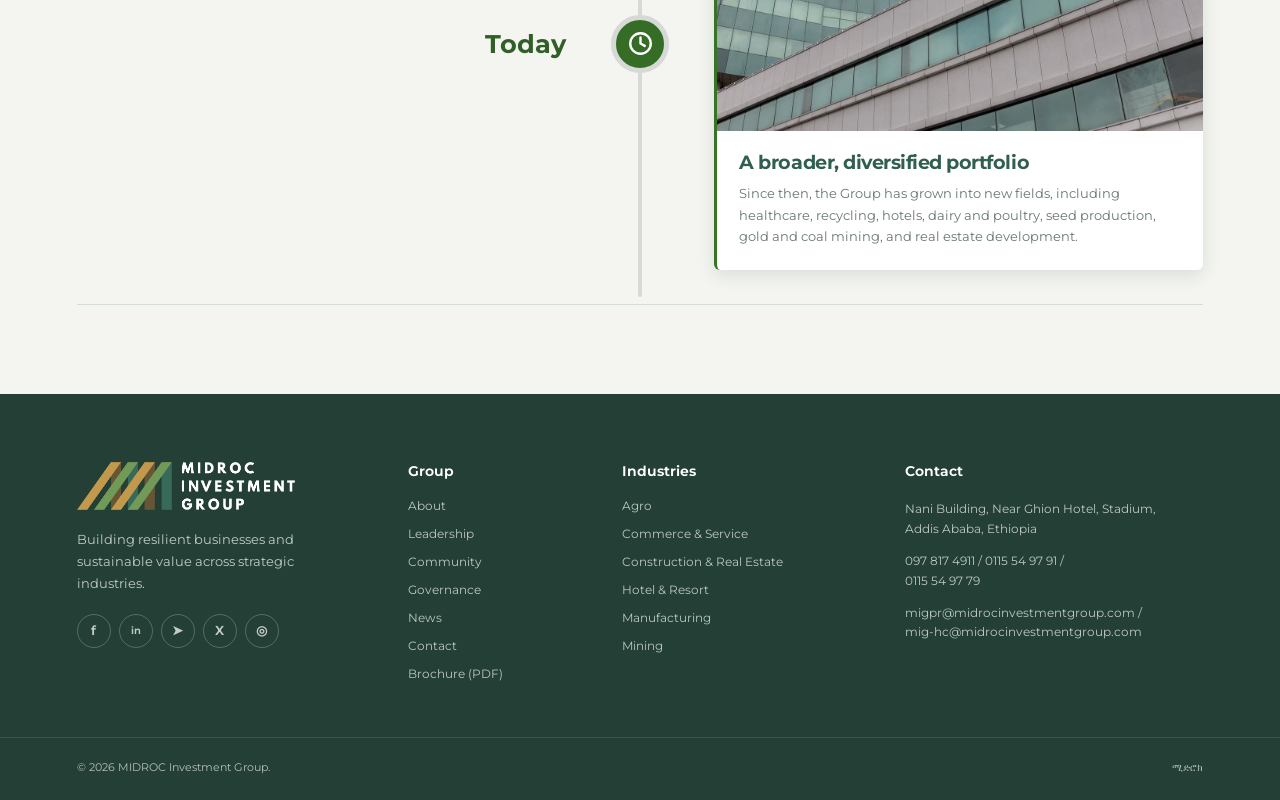
<file: history.html>
<!doctype html>
<html lang="en">
<head>
  <meta charset="utf-8">
  <meta name="viewport" content="width=device-width, initial-scale=1">
  <meta name="theme-color" content="#386a59">
  <meta name="description" content="Explore the history of MIDROC Investment Group and the milestones behind its growth across Ethiopia.">
  <title>Our History | MIDROC Investment Group</title>
  <link rel="stylesheet" href="styles.css">
</head>
<body>
  <header class="site-header">
    <div class="header-tools"><button class="menu-toggle" aria-expanded="false" aria-controls="main-nav" aria-label="Open navigation"><span></span><span></span><span></span></button><span class="language-chip" aria-label="Current language: English">En</span><div class="header-search" role="search"><svg viewBox="0 0 24 24" aria-hidden="true"><circle cx="10.8" cy="10.8" r="6.8"></circle><path d="m16 16 5 5"></path></svg><input type="search" aria-label="Search MIDROC website"></div></div>
    <a class="brand" href="index.html" aria-label="MIDROC Investment Group home"><img src="assets/midroc-logo.png" alt="MIDROC Investment Group"></a>
    <nav id="main-nav" class="main-nav" aria-label="Main navigation"><a href="index.html">Home</a><a href="about.html">About</a><a class="active" href="history.html" aria-current="page">Our History</a><a href="businesses.html">Industries</a><a href="people.html">Leadership</a><a href="news.html">News</a><a href="contact.html">Contact</a></nav><span class="header-language" aria-label="Amharic language option">አማርኛ</span>
  </header>
  <main>
    <section class="about-hero history-page-hero">
      <div class="about-hero-image" role="img" aria-label="MIDROC Investment Group headquarters in Addis Ababa"></div><div class="about-hero-shade"></div>
      <div class="brand-stripes" aria-hidden="true"><i></i><i></i><i></i></div>
      <div class="about-hero-copy"><p class="eyebrow eyebrow-light" id="history-hero-eyebrow">MIDROC history</p><h1 id="history-hero-title">How the Group<br>grew</h1><p id="history-hero-description">Milestones in building a diversified group across Ethiopia’s essential industries.</p></div>
      <div class="about-hero-bottom"><nav class="about-hero-links" aria-label="About MIDROC"><a id="history-hero-about-link" href="about.html">About</a></nav><a class="about-hero-brochure" id="history-hero-brochure" href="https://midroc-demo.pages.dev/api/brochure" target="_blank" rel="noreferrer">Brochure (PDF) <span aria-hidden="true">↓</span></a></div>
    </section>
    <section class="about-journey section-pad history-page-timeline" id="group-history" aria-labelledby="group-history-title">
      <div class="about-journey-heading page-reveal">
        <div><p class="eyebrow"><span></span> MIDROC history · Timeline</p><h2 id="group-history-title">Built over generations</h2></div>
        <p>From essential industry to a diversified portfolio serving people and businesses across Ethiopia.</p>
      </div>
      <div class="about-timeline">
        <article class="history-entry page-reveal"><div class="history-year"><strong>1989</strong></div><span class="history-timeline-node" aria-hidden="true"><svg viewBox="0 0 24 24"><circle cx="12" cy="12" r="8.5"/><path d="M12 7v5l3.5 2"/></svg></span><div class="history-card"><img src="assets/business-5.jpg" alt="Industrial production equipment" loading="lazy"><div class="history-entry-copy"><h3>Building an industrial foundation</h3><p>Abijata Shalla Soda Ash starts production, beginning a new chapter in Ethiopia’s industrial development.</p></div></div></article>
        <article class="history-entry page-reveal"><div class="history-year"><strong>1993</strong></div><span class="history-timeline-node" aria-hidden="true"><svg viewBox="0 0 24 24"><circle cx="12" cy="12" r="8.5"/><path d="M12 7v5l3.5 2"/></svg></span><div class="history-card"><img src="assets/business-3.jpg" alt="Bridge construction representing MIDROC’s infrastructure work" loading="lazy"><div class="history-entry-copy"><h3>Construction joins the Group</h3><p>MIDROC Construction Ethiopia is established, expanding the Group’s role in building essential infrastructure.</p></div></div></article>
        <article class="history-entry page-reveal"><div class="history-year"><strong>1997</strong></div><span class="history-timeline-node" aria-hidden="true"><svg viewBox="0 0 24 24"><circle cx="12" cy="12" r="8.5"/><path d="M12 7v5l3.5 2"/></svg></span><div class="history-card"><img src="assets/investment-loader.jpg" alt="Heavy equipment at a MIDROC mining site" loading="lazy"><div class="history-entry-copy"><h3>Growth across essential sectors</h3><p>MIDROC Gold, ELFORA and Ethio Agri-CEFT begin, establishing the Group’s presence in mining and agriculture.</p></div></div></article>
        <article class="history-entry page-reveal"><div class="history-year"><strong>1998</strong></div><span class="history-timeline-node" aria-hidden="true"><svg viewBox="0 0 24 24"><circle cx="12" cy="12" r="8.5"/><path d="M12 7v5l3.5 2"/></svg></span><div class="history-card"><img src="assets/hero-sheraton-opt.jpg" alt="Sheraton Addis hotel in Addis Ababa" loading="lazy"><div class="history-entry-copy"><h3>A landmark in hospitality</h3><p>Sheraton Addis is established, adding a new destination to Ethiopia’s hospitality sector.</p></div></div></article>
        <article class="history-entry history-entry-continuation page-reveal"><div class="history-year"><strong>Today</strong></div><span class="history-timeline-node" aria-hidden="true"><svg viewBox="0 0 24 24"><circle cx="12" cy="12" r="8.5"/><path d="M12 7v5l3.5 2"/></svg></span><div class="history-card"><img src="assets/midroc-hq.jpg" alt="MIDROC Investment Group headquarters in Addis Ababa" loading="lazy"><div class="history-entry-copy"><h3>A broader, diversified portfolio</h3><p>Since then, the Group has grown into new fields, including healthcare, recycling, hotels, dairy and poultry, seed production, gold and coal mining, and real estate development.</p></div></div></article>
      </div>
    </section>
  </main>
  <footer class="site-footer" id="site-footer">
    <div class="footer-main">
      <div class="footer-brand-column"><a class="footer-lockup" href="index.html" aria-label="MIDROC Investment Group home"><img class="footer-logo" src="assets/midroc-logo-footer.png" alt=""></a><p class="footer-description">Building resilient businesses and sustainable value across strategic industries.</p><div class="footer-socials" role="group" aria-label="Social media"><a class="footer-social-icon" href="https://www.facebook.com/110005684872662/" aria-label="Facebook" target="_blank" rel="noreferrer">f</a><a class="footer-social-icon footer-linkedin" href="https://www.linkedin.com/company/midroc-investment-group" aria-label="LinkedIn" target="_blank" rel="noreferrer">in</a><a class="footer-social-icon" href="https://t.me/MIDROCInvestment_Group" aria-label="Telegram" target="_blank" rel="noreferrer">➤</a><a class="footer-social-icon" href="https://x.com/MidrocGroup" aria-label="X" target="_blank" rel="noreferrer">X</a><a class="footer-social-icon" href="https://www.instagram.com/midrocgroup" aria-label="Instagram" target="_blank" rel="noreferrer">◎</a></div></div>
      <nav class="footer-column" aria-label="Group links"><h2>Group</h2><a href="about.html">About</a><a href="people.html">Leadership</a><a href="community.html">Community</a><a href="governance.html">Governance</a><a href="news.html">News</a><a href="contact.html">Contact</a><a href="https://midroc-demo.pages.dev/api/brochure" target="_blank" rel="noreferrer">Brochure (PDF)</a></nav>
      <nav class="footer-column" aria-label="Business industries"><h2>Industries</h2><a href="industry-agriculture.html">Agro</a><a href="industry-commerce.html">Commerce &amp; Service</a><a href="industry-construction.html">Construction &amp; Real Estate</a><a href="industry-hotels.html">Hotel &amp; Resort</a><a href="industry-manufacturing.html">Manufacturing</a><a href="industry-mining.html">Mining</a></nav>
      <div class="footer-column footer-contact"><h2>Contact</h2><address>Nani Building, Near Ghion Hotel, Stadium,<br>Addis Ababa, Ethiopia</address><a href="tel:0978174911">097 817 4911 / 0115 54 97 91 /<br>0115 54 97 79</a><a href="mailto:migpr@midrocinvestmentgroup.com">migpr@midrocinvestmentgroup.com /<br>mig-hc@midrocinvestmentgroup.com</a></div>
    </div>
    <div class="footer-bottom"><small>© 2026 MIDROC Investment Group.</small><span lang="am">ሚድሮክ</span></div>
  </footer>
  <script src="script.js"></script>
  <script src="history-editor.js"></script>
</body>
</html>
</file>
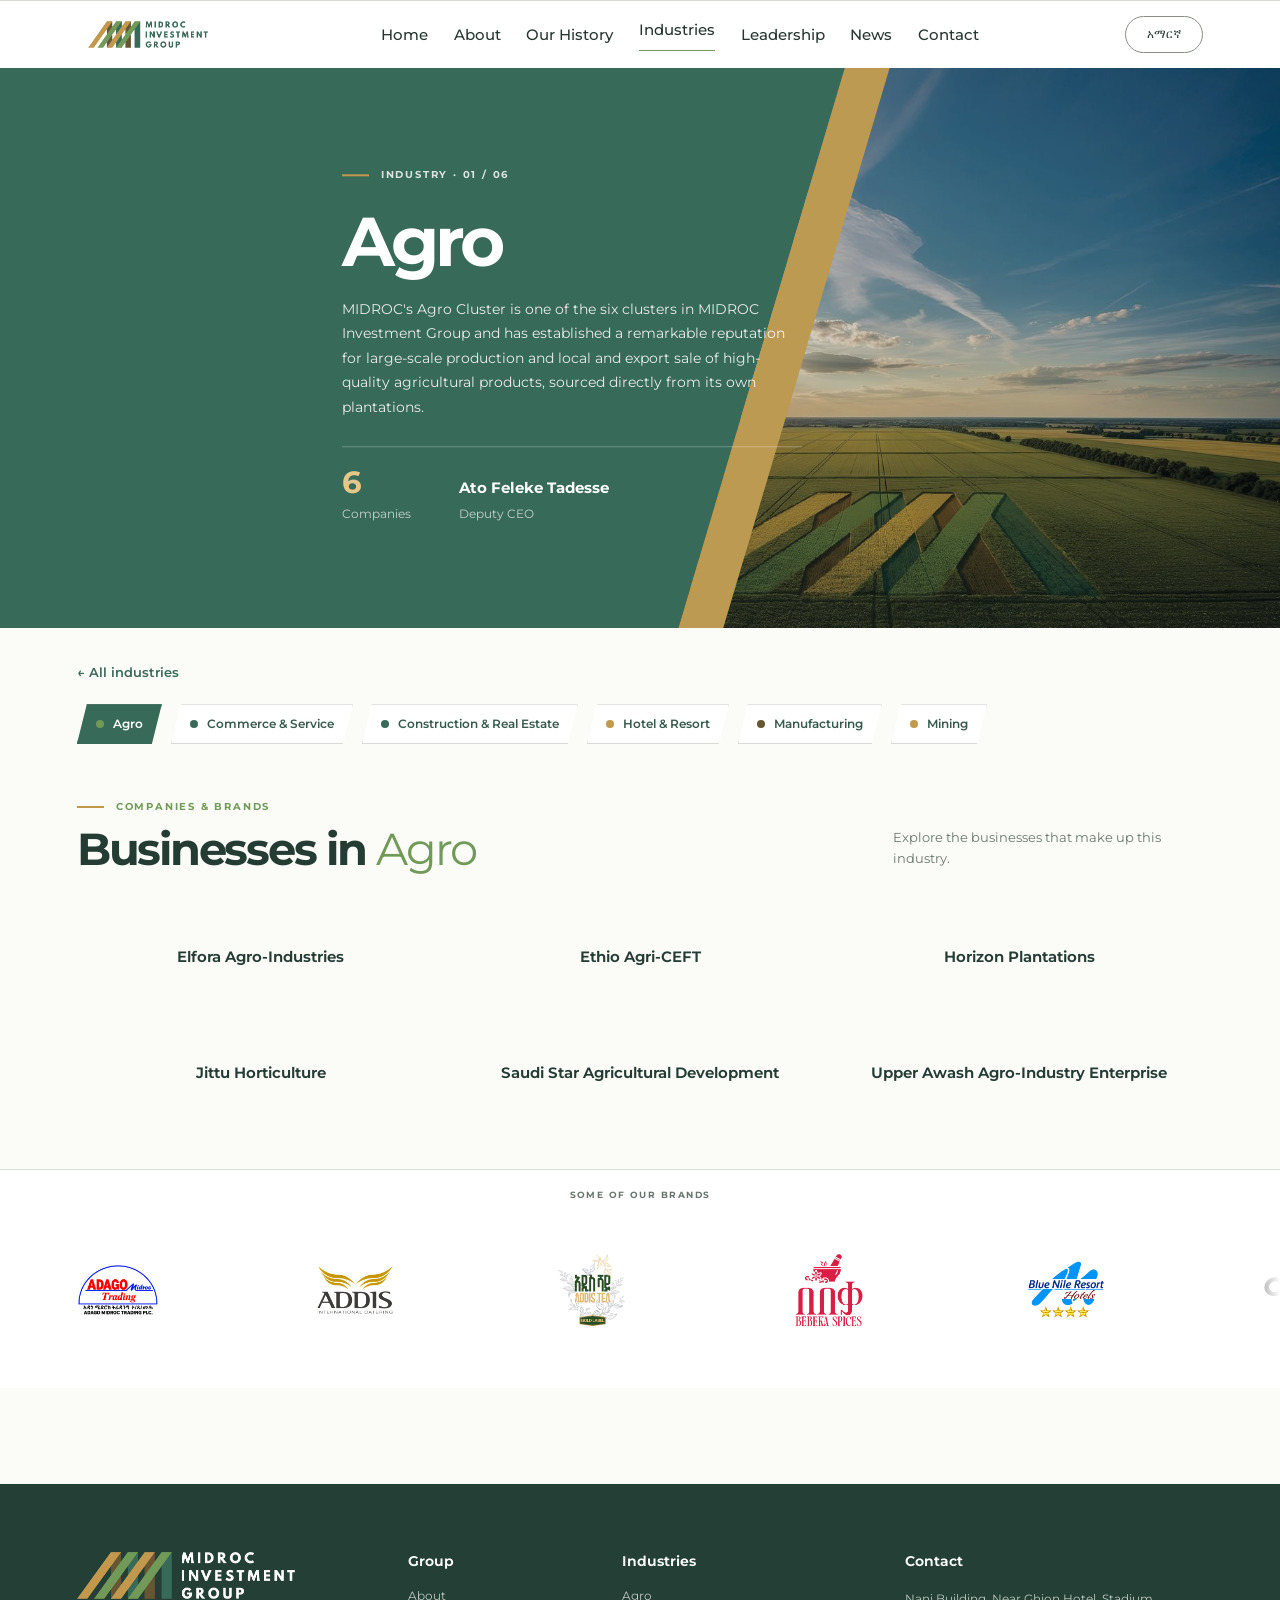
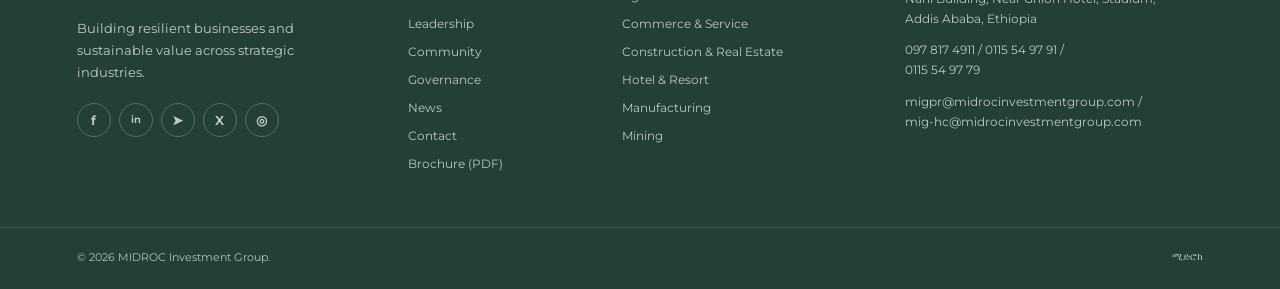
<file: industry-agriculture.html>
<!doctype html>
<html lang="en">
<head>
  <meta charset="utf-8">
  <meta name="viewport" content="width=device-width, initial-scale=1">
  <meta name="theme-color" content="#386a59">
  <meta name="description" content="MIDROC&#39;s Agro Cluster is one of the six clusters in MIDROC Investment Group and has established a remarkable reputation for large-scale production and local and export sale of high-quality agricultural products, sourced directly from its own plantations.">
  <title>Agro | MIDROC Investment Group</title>
  <link rel="stylesheet" href="styles.css">
</head>
<body class="industry-agriculture-page">
<header class="site-header">
    <div class="header-tools">
      <button class="menu-toggle" aria-expanded="false" aria-controls="main-nav" aria-label="Open navigation"><span></span><span></span><span></span></button>
      <span class="language-chip" aria-label="Current language: English">En</span>
      <div class="header-search" role="search"><svg viewBox="0 0 24 24" aria-hidden="true"><circle cx="10.8" cy="10.8" r="6.8"></circle><path d="m16 16 5 5"></path></svg><input type="search" aria-label="Search MIDROC website"></div>
    </div>
    <a class="brand" href="index.html" aria-label="MIDROC Investment Group home"><img src="assets/midroc-logo.png" alt="MIDROC Investment Group"></a>
    <nav id="main-nav" class="main-nav" aria-label="Main navigation">
      <a href="index.html">Home</a><a href="about.html">About</a><a href="history.html">Our History</a><a class="active" href="businesses.html">Industries</a><a href="people.html">Leadership</a><a href="news.html">News</a><a href="contact.html">Contact</a>
    </nav><span class="header-language" aria-label="Amharic language option">አማርኛ</span>
  </header>
  <main class="industry-detail-page" data-industry-page>
    <section class="industry-detail-hero">
      <div class="industry-detail-photo"><img src="assets/industry-agriculture-new.jpg" alt="MIDROC agro-industry fields at sunset" fetchpriority="high"></div>
      <div class="industry-detail-green-shape" aria-hidden="true"></div><div class="industry-detail-gold-shape" aria-hidden="true"></div>
      <div class="industry-detail-copy"><p class="eyebrow eyebrow-light"><span></span> Industry · 01 / 06</p><h1>Agro</h1><p class="industry-detail-description">MIDROC&#39;s Agro Cluster is one of the six clusters in MIDROC Investment Group and has established a remarkable reputation for large-scale production and local and export sale of high-quality agricultural products, sourced directly from its own plantations.</p>
        <dl class="industry-detail-stats"><div><dt>Companies</dt><dd>6</dd></div><div><dt>Deputy CEO</dt><dd>Ato Feleke Tadesse</dd></div></dl>
      </div>
    </section>
    <section class="industry-company-section">
      <div class="industry-company-shell"><a class="industry-back-link" href="businesses.html">← All industries</a>
        <nav class="industry-category-nav" aria-label="Explore industries"><a class="industry-chip" href="industry-agriculture.html" aria-current="page"><i style="--industry-accent:#719a58"></i><span>Agro</span></a><a class="industry-chip" href="industry-commerce.html"><i style="--industry-accent:#386a59"></i><span>Commerce &amp; Service</span></a><a class="industry-chip" href="industry-construction.html"><i style="--industry-accent:#386a59"></i><span>Construction &amp; Real Estate</span></a><a class="industry-chip" href="industry-hotels.html"><i style="--industry-accent:#c2984d"></i><span>Hotel &amp; Resort</span></a><a class="industry-chip" href="industry-manufacturing.html"><i style="--industry-accent:#675633"></i><span>Manufacturing</span></a><a class="industry-chip" href="industry-mining.html"><i style="--industry-accent:#c2984d"></i><span>Mining</span></a></nav>
        <div class="industry-company-heading"><div><p class="eyebrow"><span></span> Companies &amp; brands</p><h2>Businesses in <em>Agro</em></h2></div><p>Explore the businesses that make up this industry.</p></div><div class="industry-directory"><div class="industry-logo-wall" aria-label="Companies in Agro.">
          <a class="industry-logo-item" href="https://midroc-demo.pages.dev/en/businesses/elfora" aria-label="Elfora Agro-Industries"><span class="industry-logo-caption"><strong>Elfora Agro-Industries</strong></span><span class="industry-more-arrow" aria-hidden="true">↗</span></a>
          <a class="industry-logo-item" href="https://midroc-demo.pages.dev/en/businesses/ethio-agri" aria-label="Ethio Agri-CEFT"><span class="industry-logo-caption"><strong>Ethio Agri-CEFT</strong></span><span class="industry-more-arrow" aria-hidden="true">↗</span></a>
          <a class="industry-logo-item" href="https://midroc-demo.pages.dev/en/businesses/horizon-plantation" aria-label="Horizon Plantations"><span class="industry-logo-caption"><strong>Horizon Plantations</strong></span><span class="industry-more-arrow" aria-hidden="true">↗</span></a>
          <a class="industry-logo-item" href="https://midroc-demo.pages.dev/en/businesses/jittu" aria-label="Jittu Horticulture"><span class="industry-logo-caption"><strong>Jittu Horticulture</strong></span><span class="industry-more-arrow" aria-hidden="true">↗</span></a>
          <a class="industry-logo-item" href="https://midroc-demo.pages.dev/en/businesses/saudi-star" aria-label="Saudi Star Agricultural Development"><span class="industry-logo-caption"><strong>Saudi Star Agricultural Development</strong></span><span class="industry-more-arrow" aria-hidden="true">↗</span></a>
          <a class="industry-logo-item" href="https://midroc-demo.pages.dev/en/businesses/upper-awash" aria-label="Upper Awash Agro-Industry Enterprise"><span class="industry-logo-caption"><strong>Upper Awash Agro-Industry Enterprise</strong></span><span class="industry-more-arrow" aria-hidden="true">↗</span></a>
        </div>
        <section class="cluster-brand-loop" id="brands-agriculture" aria-label="Some of our brands">
  <p class="cluster-brand-loop-label">Some of our brands</p>
  <div class="cluster-brand-loop-viewport">
    <div class="cluster-brand-loop-track">
      <div class="cluster-brand-loop-set">
        <span class="cluster-brand-mark"><img src="assets/logos/adago-midroc-trading.png" alt="Adago MIDROC Trading"></span>
        <span class="cluster-brand-mark"><img src="assets/logos/addis-international-catering.png" alt="Addis International Catering"></span>
        <span class="cluster-brand-mark"><img src="assets/logos/addis-tea.png" alt="Addis Tea"></span>
        <span class="cluster-brand-mark"><img src="assets/logos/bebeka.png" alt="Bebeka"></span>
        <span class="cluster-brand-mark"><img src="assets/logos/blue-nile-resort.png" alt="Blue Nile Resort"></span>
        <span class="cluster-brand-mark"><img src="assets/logos/girum.png" alt="Girum"></span>
        <span class="cluster-brand-mark"><img src="assets/logos/horizon-coffee.png" alt="Horizon Coffee"></span>
        <span class="cluster-brand-mark"><img src="assets/logos/kospi.png" alt="KOSPI"></span>
        <span class="cluster-brand-mark"><img src="assets/logos/mamco.png" alt="MAMCO"></span>
        <span class="cluster-brand-mark"><img src="assets/logos/queens-supermarket.png" alt="Queen's Supermarket"></span>
        <span class="cluster-brand-mark"><img src="assets/logos/sheraton-addis-green.png" alt="Sheraton Addis"></span>
        <span class="cluster-brand-mark"><img src="assets/logos/shola-cheese-green.png" alt="Shola Cheese"></span>
<span class="cluster-brand-mark"><img src="assets/logos/upper-awash-agro.png" alt="Upper Awash Agro-Industry Enterprise"></span>
        <span class="cluster-brand-mark"><img src="assets/logos/wanza-furnishings.png" alt="Wanza Furnishings Industry"></span>
      </div>
      <div class="cluster-brand-loop-set" aria-hidden="true">
        <span class="cluster-brand-mark"><img src="assets/logos/adago-midroc-trading.png" alt=""></span>
        <span class="cluster-brand-mark"><img src="assets/logos/addis-international-catering.png" alt=""></span>
        <span class="cluster-brand-mark"><img src="assets/logos/addis-tea.png" alt=""></span>
        <span class="cluster-brand-mark"><img src="assets/logos/bebeka.png" alt=""></span>
        <span class="cluster-brand-mark"><img src="assets/logos/blue-nile-resort.png" alt=""></span>
        <span class="cluster-brand-mark"><img src="assets/logos/girum.png" alt=""></span>
        <span class="cluster-brand-mark"><img src="assets/logos/horizon-coffee.png" alt=""></span>
        <span class="cluster-brand-mark"><img src="assets/logos/kospi.png" alt=""></span>
        <span class="cluster-brand-mark"><img src="assets/logos/mamco.png" alt=""></span>
        <span class="cluster-brand-mark"><img src="assets/logos/queens-supermarket.png" alt=""></span>
        <span class="cluster-brand-mark"><img src="assets/logos/sheraton-addis-green.png" alt=""></span>
        <span class="cluster-brand-mark"><img src="assets/logos/shola-cheese-green.png" alt=""></span>
<span class="cluster-brand-mark"><img src="assets/logos/upper-awash-agro.png" alt=""></span>
        <span class="cluster-brand-mark"><img src="assets/logos/wanza-furnishings.png" alt=""></span>
      </div>
      <div class="cluster-brand-loop-set" aria-hidden="true">
        <span class="cluster-brand-mark"><img src="assets/logos/adago-midroc-trading.png" alt=""></span>
        <span class="cluster-brand-mark"><img src="assets/logos/addis-international-catering.png" alt=""></span>
        <span class="cluster-brand-mark"><img src="assets/logos/addis-tea.png" alt=""></span>
        <span class="cluster-brand-mark"><img src="assets/logos/bebeka.png" alt=""></span>
        <span class="cluster-brand-mark"><img src="assets/logos/blue-nile-resort.png" alt=""></span>
        <span class="cluster-brand-mark"><img src="assets/logos/girum.png" alt=""></span>
        <span class="cluster-brand-mark"><img src="assets/logos/horizon-coffee.png" alt=""></span>
        <span class="cluster-brand-mark"><img src="assets/logos/kospi.png" alt=""></span>
        <span class="cluster-brand-mark"><img src="assets/logos/mamco.png" alt=""></span>
        <span class="cluster-brand-mark"><img src="assets/logos/queens-supermarket.png" alt=""></span>
        <span class="cluster-brand-mark"><img src="assets/logos/sheraton-addis-green.png" alt=""></span>
        <span class="cluster-brand-mark"><img src="assets/logos/shola-cheese-green.png" alt=""></span>
<span class="cluster-brand-mark"><img src="assets/logos/upper-awash-agro.png" alt=""></span>
        <span class="cluster-brand-mark"><img src="assets/logos/wanza-furnishings.png" alt=""></span>
      </div>
      <div class="cluster-brand-loop-set" aria-hidden="true">
        <span class="cluster-brand-mark"><img src="assets/logos/adago-midroc-trading.png" alt=""></span>
        <span class="cluster-brand-mark"><img src="assets/logos/addis-international-catering.png" alt=""></span>
        <span class="cluster-brand-mark"><img src="assets/logos/addis-tea.png" alt=""></span>
        <span class="cluster-brand-mark"><img src="assets/logos/bebeka.png" alt=""></span>
        <span class="cluster-brand-mark"><img src="assets/logos/blue-nile-resort.png" alt=""></span>
        <span class="cluster-brand-mark"><img src="assets/logos/girum.png" alt=""></span>
        <span class="cluster-brand-mark"><img src="assets/logos/horizon-coffee.png" alt=""></span>
        <span class="cluster-brand-mark"><img src="assets/logos/kospi.png" alt=""></span>
        <span class="cluster-brand-mark"><img src="assets/logos/mamco.png" alt=""></span>
        <span class="cluster-brand-mark"><img src="assets/logos/queens-supermarket.png" alt=""></span>
        <span class="cluster-brand-mark"><img src="assets/logos/sheraton-addis-green.png" alt=""></span>
        <span class="cluster-brand-mark"><img src="assets/logos/shola-cheese-green.png" alt=""></span>
<span class="cluster-brand-mark"><img src="assets/logos/upper-awash-agro.png" alt=""></span>
        <span class="cluster-brand-mark"><img src="assets/logos/wanza-furnishings.png" alt=""></span>
      </div>
    </div>
  </div>
</section></div>
      </div>
    </section>
  </main>
<footer class="site-footer" id="site-footer">
    <div class="footer-main">
      <div class="footer-brand-column"><a class="footer-lockup" href="index.html" aria-label="MIDROC Investment Group home"><img class="footer-logo" src="assets/midroc-logo-footer.png" alt="MIDROC Investment Group"></a><p class="footer-description">Building resilient businesses and sustainable value across strategic industries.</p><div class="footer-socials" role="group" aria-label="Social media"><a class="footer-social-icon" href="https://www.facebook.com/110005684872662/" aria-label="Facebook" target="_blank" rel="noreferrer">f</a><a class="footer-social-icon footer-linkedin" href="https://www.linkedin.com/company/midroc-investment-group" aria-label="LinkedIn" target="_blank" rel="noreferrer">in</a><a class="footer-social-icon" href="https://t.me/MIDROCInvestment_Group" aria-label="Telegram" target="_blank" rel="noreferrer">➤</a><a class="footer-social-icon" href="https://x.com/MidrocGroup" aria-label="X" target="_blank" rel="noreferrer">X</a><a class="footer-social-icon" href="https://www.instagram.com/midrocgroup" aria-label="Instagram" target="_blank" rel="noreferrer">◎</a></div></div>
      <nav class="footer-column" aria-label="Group links"><h2>Group</h2><a href="about.html">About</a><a href="people.html">Leadership</a><a href="community.html">Community</a><a href="governance.html">Governance</a><a href="news.html">News</a><a href="contact.html">Contact</a><a href="https://midroc-demo.pages.dev/api/brochure" target="_blank" rel="noreferrer">Brochure (PDF)</a></nav>
      <nav class="footer-column" aria-label="Business industries"><h2>Industries</h2><a href="industry-agriculture.html">Agro</a><a href="industry-commerce.html">Commerce &amp; Service</a><a href="industry-construction.html">Construction &amp; Real Estate</a><a href="industry-hotels.html">Hotel &amp; Resort</a><a href="industry-manufacturing.html">Manufacturing</a><a href="industry-mining.html">Mining</a></nav>
      <div class="footer-column footer-contact"><h2>Contact</h2><address>Nani Building, Near Ghion Hotel, Stadium,<br>Addis Ababa, Ethiopia</address><a href="tel:0978174911">097 817 4911 / 0115 54 97 91 /<br>0115 54 97 79</a><a href="mailto:migpr@midrocinvestmentgroup.com">migpr@midrocinvestmentgroup.com /<br>mig-hc@midrocinvestmentgroup.com</a></div>
    </div><div class="footer-bottom"><small>© 2026 MIDROC Investment Group.</small><span lang="am">ሚድሮክ</span></div>
  </footer>
  <script src="script.js"></script>
</body>
</html>
</file>
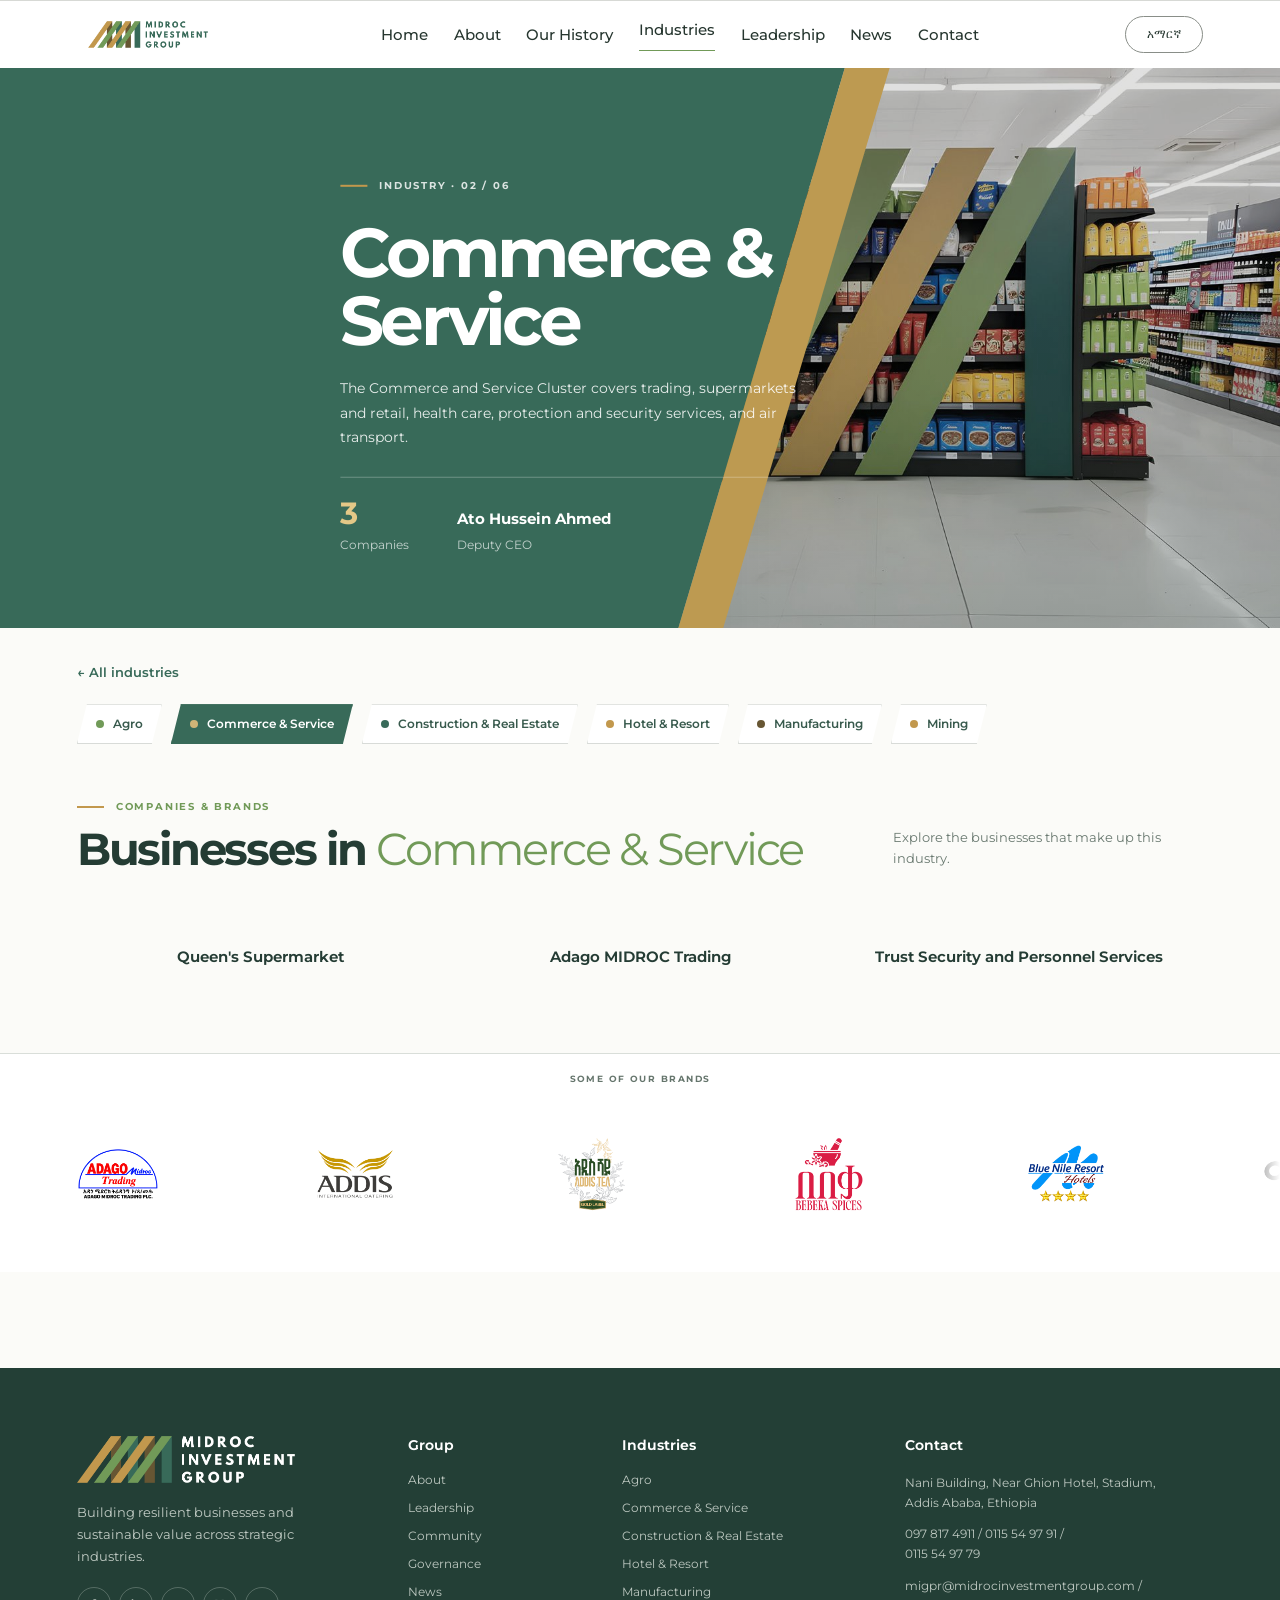
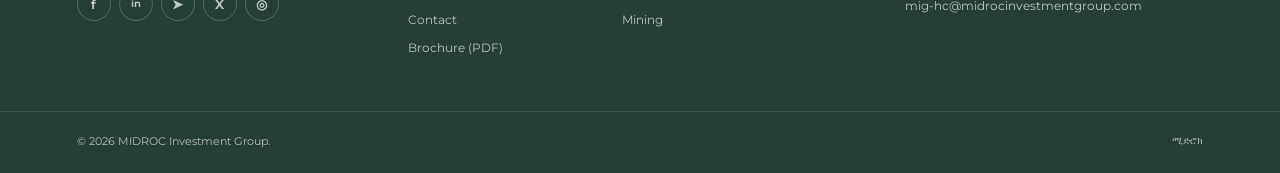
<file: industry-commerce.html>
<!doctype html>
<html lang="en">
<head>
  <meta charset="utf-8">
  <meta name="viewport" content="width=device-width, initial-scale=1">
  <meta name="theme-color" content="#386a59">
  <meta name="description" content="The Commerce and Service Cluster covers trading, supermarkets and retail, health care, protection and security services, and air transport.">
  <title>Commerce &amp; Service | MIDROC Investment Group</title>
  <link rel="stylesheet" href="styles.css">
</head>
<body class="industry-commerce-page">
<header class="site-header">
    <div class="header-tools">
      <button class="menu-toggle" aria-expanded="false" aria-controls="main-nav" aria-label="Open navigation"><span></span><span></span><span></span></button>
      <span class="language-chip" aria-label="Current language: English">En</span>
      <div class="header-search" role="search"><svg viewBox="0 0 24 24" aria-hidden="true"><circle cx="10.8" cy="10.8" r="6.8"></circle><path d="m16 16 5 5"></path></svg><input type="search" aria-label="Search MIDROC website"></div>
    </div>
    <a class="brand" href="index.html" aria-label="MIDROC Investment Group home"><img src="assets/midroc-logo.png" alt="MIDROC Investment Group"></a>
    <nav id="main-nav" class="main-nav" aria-label="Main navigation">
      <a href="index.html">Home</a><a href="about.html">About</a><a href="history.html">Our History</a><a class="active" href="businesses.html">Industries</a><a href="people.html">Leadership</a><a href="news.html">News</a><a href="contact.html">Contact</a>
    </nav><span class="header-language" aria-label="Amharic language option">አማርኛ</span>
  </header>
  <main class="industry-detail-page" data-industry-page>
    <section class="industry-detail-hero">
      <div class="industry-detail-photo"><img src="assets/industry-commerce-new.jpg" alt="MIDROC supermarket aisles" fetchpriority="high"></div>
      <div class="industry-detail-green-shape" aria-hidden="true"></div><div class="industry-detail-gold-shape" aria-hidden="true"></div>
      <div class="industry-detail-copy"><p class="eyebrow eyebrow-light"><span></span> Industry · 02 / 06</p><h1>Commerce &amp; Service</h1><p class="industry-detail-description">The Commerce and Service Cluster covers trading, supermarkets and retail, health care, protection and security services, and air transport.</p>
        <dl class="industry-detail-stats"><div><dt>Companies</dt><dd>3</dd></div><div><dt>Deputy CEO</dt><dd>Ato Hussein Ahmed</dd></div></dl>
      </div>
    </section>
    <section class="industry-company-section">
      <div class="industry-company-shell"><a class="industry-back-link" href="businesses.html">← All industries</a>
        <nav class="industry-category-nav" aria-label="Explore industries"><a class="industry-chip" href="industry-agriculture.html"><i style="--industry-accent:#719a58"></i><span>Agro</span></a><a class="industry-chip" href="industry-commerce.html" aria-current="page"><i style="--industry-accent:#386a59"></i><span>Commerce &amp; Service</span></a><a class="industry-chip" href="industry-construction.html"><i style="--industry-accent:#386a59"></i><span>Construction &amp; Real Estate</span></a><a class="industry-chip" href="industry-hotels.html"><i style="--industry-accent:#c2984d"></i><span>Hotel &amp; Resort</span></a><a class="industry-chip" href="industry-manufacturing.html"><i style="--industry-accent:#675633"></i><span>Manufacturing</span></a><a class="industry-chip" href="industry-mining.html"><i style="--industry-accent:#c2984d"></i><span>Mining</span></a></nav>
        <div class="industry-company-heading"><div><p class="eyebrow"><span></span> Companies &amp; brands</p><h2>Businesses in <em>Commerce & Service</em></h2></div><p>Explore the businesses that make up this industry.</p></div><div class="industry-directory"><div class="industry-logo-wall" aria-label="Companies in Commerce & Service.">
          <a class="industry-logo-item" href="https://midroc-demo.pages.dev/en/businesses/queens" aria-label="Queen's Supermarket"><span class="industry-logo-caption"><strong>Queen's Supermarket</strong></span><span class="industry-more-arrow" aria-hidden="true">↗</span></a>
          <a class="industry-logo-item" href="https://midroc-demo.pages.dev/en/businesses/adago" aria-label="Adago MIDROC Trading"><span class="industry-logo-caption"><strong>Adago MIDROC Trading</strong></span><span class="industry-more-arrow" aria-hidden="true">↗</span></a>
          <a class="industry-logo-item" href="https://midroc-demo.pages.dev/en/businesses/trust" aria-label="Trust Security and Personnel Services"><span class="industry-logo-caption"><strong>Trust Security and Personnel Services</strong></span><span class="industry-more-arrow" aria-hidden="true">↗</span></a>
        </div></div>
<section class="cluster-brand-loop" id="brands-commerce" aria-label="Some of our brands">
  <p class="cluster-brand-loop-label">Some of our brands</p>
  <div class="cluster-brand-loop-viewport">
    <div class="cluster-brand-loop-track">
      <div class="cluster-brand-loop-set">
        <span class="cluster-brand-mark"><img src="assets/logos/adago-midroc-trading.png" alt="Adago MIDROC Trading"></span>
        <span class="cluster-brand-mark"><img src="assets/logos/addis-international-catering.png" alt="Addis International Catering"></span>
        <span class="cluster-brand-mark"><img src="assets/logos/addis-tea.png" alt="Addis Tea"></span>
        <span class="cluster-brand-mark"><img src="assets/logos/bebeka.png" alt="Bebeka"></span>
        <span class="cluster-brand-mark"><img src="assets/logos/blue-nile-resort.png" alt="Blue Nile Resort"></span>
        <span class="cluster-brand-mark"><img src="assets/logos/girum.png" alt="Girum"></span>
        <span class="cluster-brand-mark"><img src="assets/logos/horizon-coffee.png" alt="Horizon Coffee"></span>
        <span class="cluster-brand-mark"><img src="assets/logos/kospi.png" alt="KOSPI"></span>
        <span class="cluster-brand-mark"><img src="assets/logos/mamco.png" alt="MAMCO"></span>
        <span class="cluster-brand-mark"><img src="assets/logos/queens-supermarket.png" alt="Queen's Supermarket"></span>
        <span class="cluster-brand-mark"><img src="assets/logos/sheraton-addis-green.png" alt="Sheraton Addis"></span>
        <span class="cluster-brand-mark"><img src="assets/logos/shola-cheese-green.png" alt="Shola Cheese"></span>
<span class="cluster-brand-mark"><img src="assets/logos/upper-awash-agro.png" alt="Upper Awash Agro-Industry Enterprise"></span>
        <span class="cluster-brand-mark"><img src="assets/logos/wanza-furnishings.png" alt="Wanza Furnishings Industry"></span>
      </div>
      <div class="cluster-brand-loop-set" aria-hidden="true">
        <span class="cluster-brand-mark"><img src="assets/logos/adago-midroc-trading.png" alt=""></span>
        <span class="cluster-brand-mark"><img src="assets/logos/addis-international-catering.png" alt=""></span>
        <span class="cluster-brand-mark"><img src="assets/logos/addis-tea.png" alt=""></span>
        <span class="cluster-brand-mark"><img src="assets/logos/bebeka.png" alt=""></span>
        <span class="cluster-brand-mark"><img src="assets/logos/blue-nile-resort.png" alt=""></span>
        <span class="cluster-brand-mark"><img src="assets/logos/girum.png" alt=""></span>
        <span class="cluster-brand-mark"><img src="assets/logos/horizon-coffee.png" alt=""></span>
        <span class="cluster-brand-mark"><img src="assets/logos/kospi.png" alt=""></span>
        <span class="cluster-brand-mark"><img src="assets/logos/mamco.png" alt=""></span>
        <span class="cluster-brand-mark"><img src="assets/logos/queens-supermarket.png" alt=""></span>
        <span class="cluster-brand-mark"><img src="assets/logos/sheraton-addis-green.png" alt=""></span>
        <span class="cluster-brand-mark"><img src="assets/logos/shola-cheese-green.png" alt=""></span>
<span class="cluster-brand-mark"><img src="assets/logos/upper-awash-agro.png" alt=""></span>
        <span class="cluster-brand-mark"><img src="assets/logos/wanza-furnishings.png" alt=""></span>
      </div>
      <div class="cluster-brand-loop-set" aria-hidden="true">
        <span class="cluster-brand-mark"><img src="assets/logos/adago-midroc-trading.png" alt=""></span>
        <span class="cluster-brand-mark"><img src="assets/logos/addis-international-catering.png" alt=""></span>
        <span class="cluster-brand-mark"><img src="assets/logos/addis-tea.png" alt=""></span>
        <span class="cluster-brand-mark"><img src="assets/logos/bebeka.png" alt=""></span>
        <span class="cluster-brand-mark"><img src="assets/logos/blue-nile-resort.png" alt=""></span>
        <span class="cluster-brand-mark"><img src="assets/logos/girum.png" alt=""></span>
        <span class="cluster-brand-mark"><img src="assets/logos/horizon-coffee.png" alt=""></span>
        <span class="cluster-brand-mark"><img src="assets/logos/kospi.png" alt=""></span>
        <span class="cluster-brand-mark"><img src="assets/logos/mamco.png" alt=""></span>
        <span class="cluster-brand-mark"><img src="assets/logos/queens-supermarket.png" alt=""></span>
        <span class="cluster-brand-mark"><img src="assets/logos/sheraton-addis-green.png" alt=""></span>
        <span class="cluster-brand-mark"><img src="assets/logos/shola-cheese-green.png" alt=""></span>
<span class="cluster-brand-mark"><img src="assets/logos/upper-awash-agro.png" alt=""></span>
        <span class="cluster-brand-mark"><img src="assets/logos/wanza-furnishings.png" alt=""></span>
      </div>
      <div class="cluster-brand-loop-set" aria-hidden="true">
        <span class="cluster-brand-mark"><img src="assets/logos/adago-midroc-trading.png" alt=""></span>
        <span class="cluster-brand-mark"><img src="assets/logos/addis-international-catering.png" alt=""></span>
        <span class="cluster-brand-mark"><img src="assets/logos/addis-tea.png" alt=""></span>
        <span class="cluster-brand-mark"><img src="assets/logos/bebeka.png" alt=""></span>
        <span class="cluster-brand-mark"><img src="assets/logos/blue-nile-resort.png" alt=""></span>
        <span class="cluster-brand-mark"><img src="assets/logos/girum.png" alt=""></span>
        <span class="cluster-brand-mark"><img src="assets/logos/horizon-coffee.png" alt=""></span>
        <span class="cluster-brand-mark"><img src="assets/logos/kospi.png" alt=""></span>
        <span class="cluster-brand-mark"><img src="assets/logos/mamco.png" alt=""></span>
        <span class="cluster-brand-mark"><img src="assets/logos/queens-supermarket.png" alt=""></span>
        <span class="cluster-brand-mark"><img src="assets/logos/sheraton-addis-green.png" alt=""></span>
        <span class="cluster-brand-mark"><img src="assets/logos/shola-cheese-green.png" alt=""></span>
<span class="cluster-brand-mark"><img src="assets/logos/upper-awash-agro.png" alt=""></span>
        <span class="cluster-brand-mark"><img src="assets/logos/wanza-furnishings.png" alt=""></span>
      </div>
    </div>
  </div>
</section>
      </div>
    </section>
  </main>
<footer class="site-footer" id="site-footer">
    <div class="footer-main">
      <div class="footer-brand-column"><a class="footer-lockup" href="index.html" aria-label="MIDROC Investment Group home"><img class="footer-logo" src="assets/midroc-logo-footer.png" alt="MIDROC Investment Group"></a><p class="footer-description">Building resilient businesses and sustainable value across strategic industries.</p><div class="footer-socials" role="group" aria-label="Social media"><a class="footer-social-icon" href="https://www.facebook.com/110005684872662/" aria-label="Facebook" target="_blank" rel="noreferrer">f</a><a class="footer-social-icon footer-linkedin" href="https://www.linkedin.com/company/midroc-investment-group" aria-label="LinkedIn" target="_blank" rel="noreferrer">in</a><a class="footer-social-icon" href="https://t.me/MIDROCInvestment_Group" aria-label="Telegram" target="_blank" rel="noreferrer">➤</a><a class="footer-social-icon" href="https://x.com/MidrocGroup" aria-label="X" target="_blank" rel="noreferrer">X</a><a class="footer-social-icon" href="https://www.instagram.com/midrocgroup" aria-label="Instagram" target="_blank" rel="noreferrer">◎</a></div></div>
      <nav class="footer-column" aria-label="Group links"><h2>Group</h2><a href="about.html">About</a><a href="people.html">Leadership</a><a href="community.html">Community</a><a href="governance.html">Governance</a><a href="news.html">News</a><a href="contact.html">Contact</a><a href="https://midroc-demo.pages.dev/api/brochure" target="_blank" rel="noreferrer">Brochure (PDF)</a></nav>
      <nav class="footer-column" aria-label="Business industries"><h2>Industries</h2><a href="industry-agriculture.html">Agro</a><a href="industry-commerce.html">Commerce &amp; Service</a><a href="industry-construction.html">Construction &amp; Real Estate</a><a href="industry-hotels.html">Hotel &amp; Resort</a><a href="industry-manufacturing.html">Manufacturing</a><a href="industry-mining.html">Mining</a></nav>
      <div class="footer-column footer-contact"><h2>Contact</h2><address>Nani Building, Near Ghion Hotel, Stadium,<br>Addis Ababa, Ethiopia</address><a href="tel:0978174911">097 817 4911 / 0115 54 97 91 /<br>0115 54 97 79</a><a href="mailto:migpr@midrocinvestmentgroup.com">migpr@midrocinvestmentgroup.com /<br>mig-hc@midrocinvestmentgroup.com</a></div>
    </div><div class="footer-bottom"><small>© 2026 MIDROC Investment Group.</small><span lang="am">ሚድሮክ</span></div>
  </footer>
  <script src="script.js"></script>
</body>
</html>
</file>
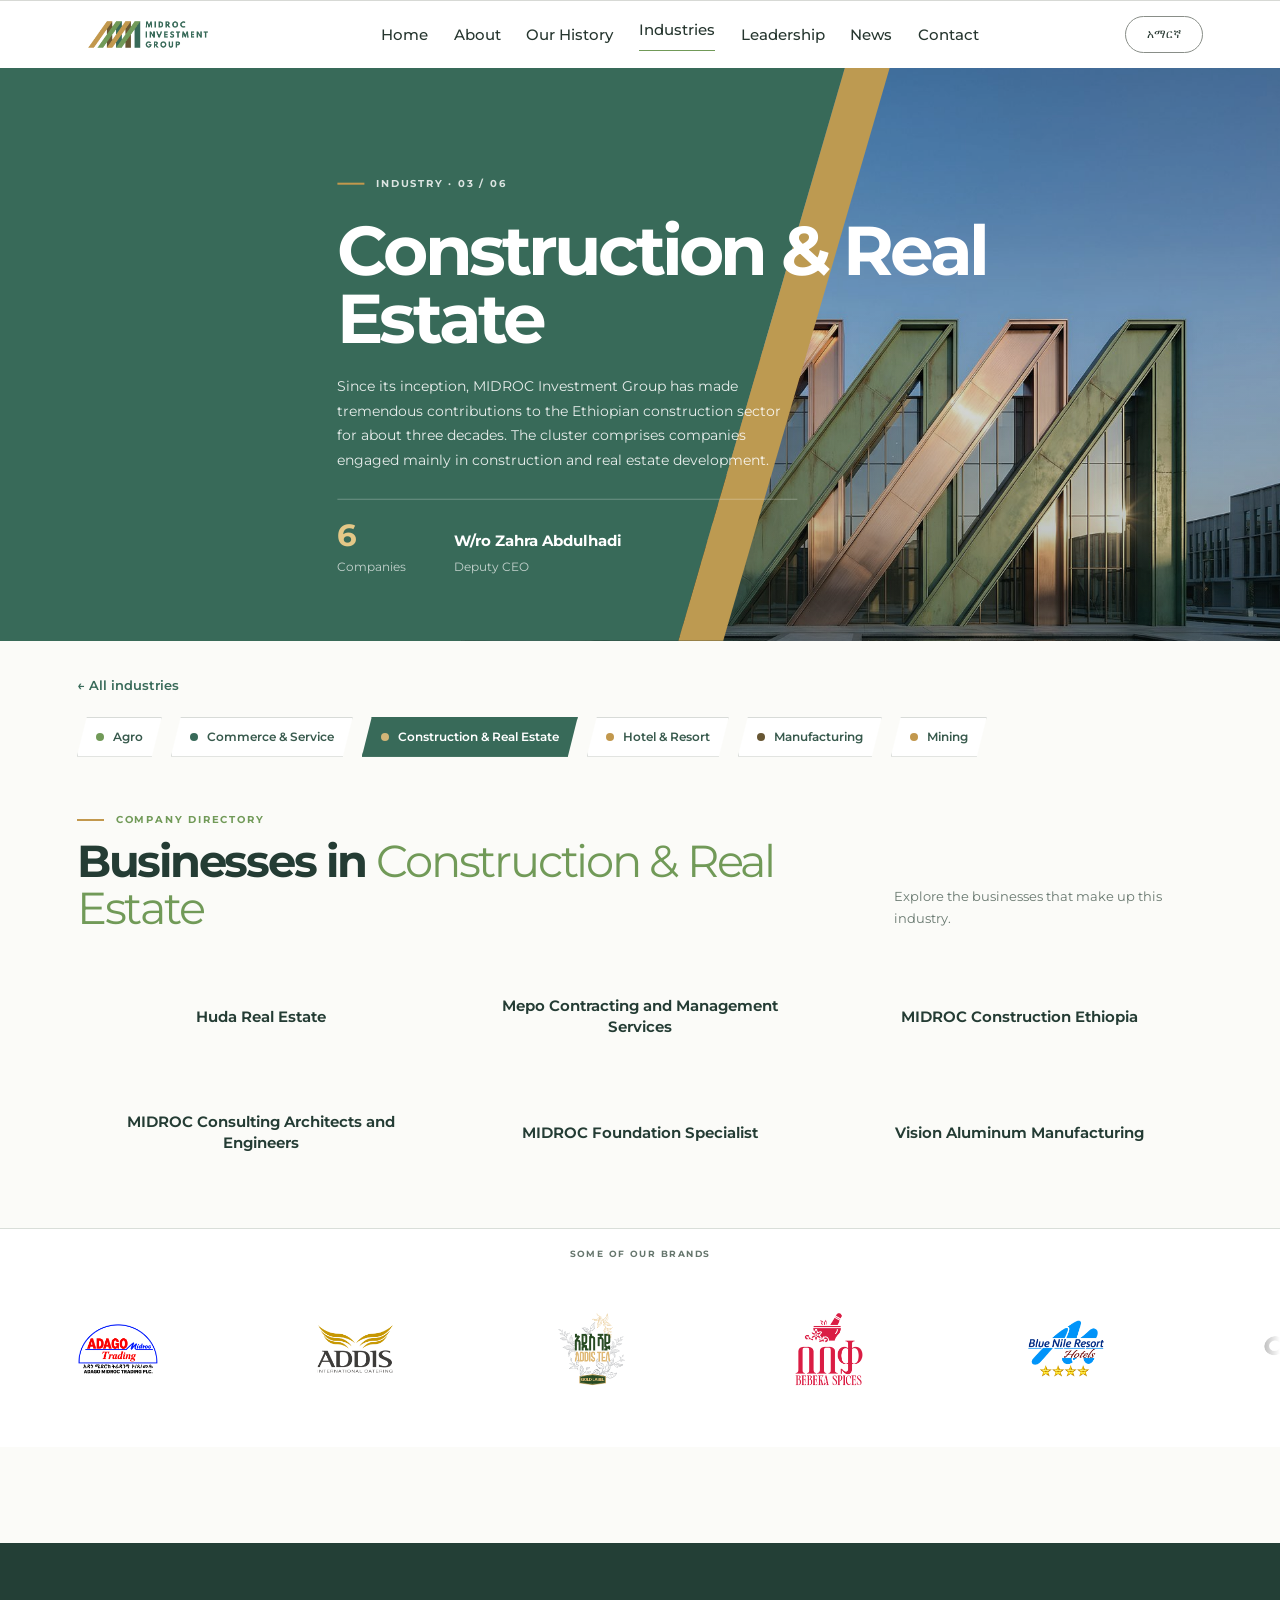
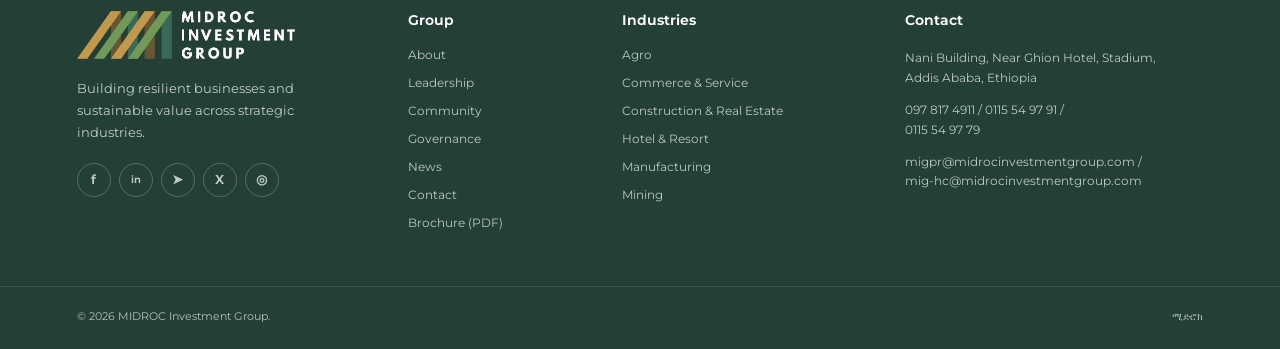
<file: industry-construction.html>
<!doctype html>
<html lang="en">
<head>
  <meta charset="utf-8">
  <meta name="viewport" content="width=device-width, initial-scale=1">
  <meta name="theme-color" content="#386a59">
  <meta name="description" content="Since its inception, MIDROC Investment Group has made tremendous contributions to the Ethiopian construction sector for about three decades. The cluster comprises companies engaged mainly in construction and real estate development.">
  <title>Construction &amp; Real Estate | MIDROC Investment Group</title>
  <link rel="stylesheet" href="styles.css">
</head>
<body class="industry-construction-page">
<header class="site-header">
    <div class="header-tools">
      <button class="menu-toggle" aria-expanded="false" aria-controls="main-nav" aria-label="Open navigation"><span></span><span></span><span></span></button>
      <span class="language-chip" aria-label="Current language: English">En</span>
      <div class="header-search" role="search"><svg viewBox="0 0 24 24" aria-hidden="true"><circle cx="10.8" cy="10.8" r="6.8"></circle><path d="m16 16 5 5"></path></svg><input type="search" aria-label="Search MIDROC website"></div>
    </div>
    <a class="brand" href="index.html" aria-label="MIDROC Investment Group home"><img src="assets/midroc-logo.png" alt="MIDROC Investment Group"></a>
    <nav id="main-nav" class="main-nav" aria-label="Main navigation">
      <a href="index.html">Home</a><a href="about.html">About</a><a href="history.html">Our History</a><a class="active" href="businesses.html">Industries</a><a href="people.html">Leadership</a><a href="news.html">News</a><a href="contact.html">Contact</a>
    </nav><span class="header-language" aria-label="Amharic language option">አማርኛ</span>
  </header>
  <main class="industry-detail-page" data-industry-page>
    <section class="industry-detail-hero">
      <div class="industry-detail-photo"><img src="assets/industry-construction-new.jpg" alt="Modern MIDROC-inspired office building" fetchpriority="high"></div>
      <div class="industry-detail-green-shape" aria-hidden="true"></div><div class="industry-detail-gold-shape" aria-hidden="true"></div>
      <div class="industry-detail-copy"><p class="eyebrow eyebrow-light"><span></span> Industry · 03 / 06</p><h1>Construction &amp; Real Estate</h1><p class="industry-detail-description">Since its inception, MIDROC Investment Group has made tremendous contributions to the Ethiopian construction sector for about three decades. The cluster comprises companies engaged mainly in construction and real estate development.</p>
        <dl class="industry-detail-stats"><div><dt>Companies</dt><dd>6</dd></div><div><dt>Deputy CEO</dt><dd>W/ro Zahra Abdulhadi</dd></div></dl>
      </div>
    </section>
    <section class="industry-company-section">
      <div class="industry-company-shell"><a class="industry-back-link" href="businesses.html">← All industries</a>
        <nav class="industry-category-nav" aria-label="Explore industries"><a class="industry-chip" href="industry-agriculture.html"><i style="--industry-accent:#719a58"></i><span>Agro</span></a><a class="industry-chip" href="industry-commerce.html"><i style="--industry-accent:#386a59"></i><span>Commerce &amp; Service</span></a><a class="industry-chip" href="industry-construction.html" aria-current="page"><i style="--industry-accent:#386a59"></i><span>Construction &amp; Real Estate</span></a><a class="industry-chip" href="industry-hotels.html"><i style="--industry-accent:#c2984d"></i><span>Hotel &amp; Resort</span></a><a class="industry-chip" href="industry-manufacturing.html"><i style="--industry-accent:#675633"></i><span>Manufacturing</span></a><a class="industry-chip" href="industry-mining.html"><i style="--industry-accent:#c2984d"></i><span>Mining</span></a></nav>
        <div class="industry-company-heading"><div><p class="eyebrow"><span></span> Company directory</p><h2>Businesses in <em>Construction & Real Estate</em></h2></div><p>Explore the businesses that make up this industry.</p></div><div class="industry-directory"><div class="industry-logo-wall" aria-label="Companies for construction">
          <a class="industry-logo-item" href="https://midroc-demo.pages.dev/en/businesses/huda-real" aria-label="Huda Real Estate"><span class="industry-logo-caption"><strong>Huda Real Estate</strong></span><span class="industry-more-arrow" aria-hidden="true">↗</span></a>
          <a class="industry-logo-item" href="https://midroc-demo.pages.dev/en/businesses/mepo-contracting" aria-label="Mepo Contracting and Management Services"><span class="industry-logo-caption"><strong>Mepo Contracting and Management Services</strong></span><span class="industry-more-arrow" aria-hidden="true">↗</span></a>
          <a class="industry-logo-item" href="https://midroc-demo.pages.dev/en/businesses/midroc-construction" aria-label="MIDROC Construction Ethiopia"><span class="industry-logo-caption"><strong>MIDROC Construction Ethiopia</strong></span><span class="industry-more-arrow" aria-hidden="true">↗</span></a>
          <a class="industry-logo-item" href="https://midroc-demo.pages.dev/en/businesses/gubalafto" aria-label="MIDROC Consulting Architects and Engineers"><span class="industry-logo-caption"><strong>MIDROC Consulting Architects and Engineers</strong></span><span class="industry-more-arrow" aria-hidden="true">↗</span></a>
          <a class="industry-logo-item" href="https://midroc-demo.pages.dev/en/businesses/midroc-foundation-specialist" aria-label="MIDROC Foundation Specialist"><span class="industry-logo-caption"><strong>MIDROC Foundation Specialist</strong></span><span class="industry-more-arrow" aria-hidden="true">↗</span></a>
          <a class="industry-logo-item" href="https://midroc-demo.pages.dev/en/businesses/vision" aria-label="Vision Aluminum Manufacturing"><span class="industry-logo-caption"><strong>Vision Aluminum Manufacturing</strong></span><span class="industry-more-arrow" aria-hidden="true">↗</span></a>
        </div></div>
<section class="cluster-brand-loop" id="brands-construction" aria-label="Some of our brands">
  <p class="cluster-brand-loop-label">Some of our brands</p>
  <div class="cluster-brand-loop-viewport">
    <div class="cluster-brand-loop-track">
      <div class="cluster-brand-loop-set">
        <span class="cluster-brand-mark"><img src="assets/logos/adago-midroc-trading.png" alt="Adago MIDROC Trading"></span>
        <span class="cluster-brand-mark"><img src="assets/logos/addis-international-catering.png" alt="Addis International Catering"></span>
        <span class="cluster-brand-mark"><img src="assets/logos/addis-tea.png" alt="Addis Tea"></span>
        <span class="cluster-brand-mark"><img src="assets/logos/bebeka.png" alt="Bebeka"></span>
        <span class="cluster-brand-mark"><img src="assets/logos/blue-nile-resort.png" alt="Blue Nile Resort"></span>
        <span class="cluster-brand-mark"><img src="assets/logos/girum.png" alt="Girum"></span>
        <span class="cluster-brand-mark"><img src="assets/logos/horizon-coffee.png" alt="Horizon Coffee"></span>
        <span class="cluster-brand-mark"><img src="assets/logos/kospi.png" alt="KOSPI"></span>
        <span class="cluster-brand-mark"><img src="assets/logos/mamco.png" alt="MAMCO"></span>
        <span class="cluster-brand-mark"><img src="assets/logos/queens-supermarket.png" alt="Queen's Supermarket"></span>
        <span class="cluster-brand-mark"><img src="assets/logos/sheraton-addis-green.png" alt="Sheraton Addis"></span>
        <span class="cluster-brand-mark"><img src="assets/logos/shola-cheese-green.png" alt="Shola Cheese"></span>
<span class="cluster-brand-mark"><img src="assets/logos/upper-awash-agro.png" alt="Upper Awash Agro-Industry Enterprise"></span>
        <span class="cluster-brand-mark"><img src="assets/logos/wanza-furnishings.png" alt="Wanza Furnishings Industry"></span>
      </div>
      <div class="cluster-brand-loop-set" aria-hidden="true">
        <span class="cluster-brand-mark"><img src="assets/logos/adago-midroc-trading.png" alt=""></span>
        <span class="cluster-brand-mark"><img src="assets/logos/addis-international-catering.png" alt=""></span>
        <span class="cluster-brand-mark"><img src="assets/logos/addis-tea.png" alt=""></span>
        <span class="cluster-brand-mark"><img src="assets/logos/bebeka.png" alt=""></span>
        <span class="cluster-brand-mark"><img src="assets/logos/blue-nile-resort.png" alt=""></span>
        <span class="cluster-brand-mark"><img src="assets/logos/girum.png" alt=""></span>
        <span class="cluster-brand-mark"><img src="assets/logos/horizon-coffee.png" alt=""></span>
        <span class="cluster-brand-mark"><img src="assets/logos/kospi.png" alt=""></span>
        <span class="cluster-brand-mark"><img src="assets/logos/mamco.png" alt=""></span>
        <span class="cluster-brand-mark"><img src="assets/logos/queens-supermarket.png" alt=""></span>
        <span class="cluster-brand-mark"><img src="assets/logos/sheraton-addis-green.png" alt=""></span>
        <span class="cluster-brand-mark"><img src="assets/logos/shola-cheese-green.png" alt=""></span>
<span class="cluster-brand-mark"><img src="assets/logos/upper-awash-agro.png" alt=""></span>
        <span class="cluster-brand-mark"><img src="assets/logos/wanza-furnishings.png" alt=""></span>
      </div>
      <div class="cluster-brand-loop-set" aria-hidden="true">
        <span class="cluster-brand-mark"><img src="assets/logos/adago-midroc-trading.png" alt=""></span>
        <span class="cluster-brand-mark"><img src="assets/logos/addis-international-catering.png" alt=""></span>
        <span class="cluster-brand-mark"><img src="assets/logos/addis-tea.png" alt=""></span>
        <span class="cluster-brand-mark"><img src="assets/logos/bebeka.png" alt=""></span>
        <span class="cluster-brand-mark"><img src="assets/logos/blue-nile-resort.png" alt=""></span>
        <span class="cluster-brand-mark"><img src="assets/logos/girum.png" alt=""></span>
        <span class="cluster-brand-mark"><img src="assets/logos/horizon-coffee.png" alt=""></span>
        <span class="cluster-brand-mark"><img src="assets/logos/kospi.png" alt=""></span>
        <span class="cluster-brand-mark"><img src="assets/logos/mamco.png" alt=""></span>
        <span class="cluster-brand-mark"><img src="assets/logos/queens-supermarket.png" alt=""></span>
        <span class="cluster-brand-mark"><img src="assets/logos/sheraton-addis-green.png" alt=""></span>
        <span class="cluster-brand-mark"><img src="assets/logos/shola-cheese-green.png" alt=""></span>
<span class="cluster-brand-mark"><img src="assets/logos/upper-awash-agro.png" alt=""></span>
        <span class="cluster-brand-mark"><img src="assets/logos/wanza-furnishings.png" alt=""></span>
      </div>
      <div class="cluster-brand-loop-set" aria-hidden="true">
        <span class="cluster-brand-mark"><img src="assets/logos/adago-midroc-trading.png" alt=""></span>
        <span class="cluster-brand-mark"><img src="assets/logos/addis-international-catering.png" alt=""></span>
        <span class="cluster-brand-mark"><img src="assets/logos/addis-tea.png" alt=""></span>
        <span class="cluster-brand-mark"><img src="assets/logos/bebeka.png" alt=""></span>
        <span class="cluster-brand-mark"><img src="assets/logos/blue-nile-resort.png" alt=""></span>
        <span class="cluster-brand-mark"><img src="assets/logos/girum.png" alt=""></span>
        <span class="cluster-brand-mark"><img src="assets/logos/horizon-coffee.png" alt=""></span>
        <span class="cluster-brand-mark"><img src="assets/logos/kospi.png" alt=""></span>
        <span class="cluster-brand-mark"><img src="assets/logos/mamco.png" alt=""></span>
        <span class="cluster-brand-mark"><img src="assets/logos/queens-supermarket.png" alt=""></span>
        <span class="cluster-brand-mark"><img src="assets/logos/sheraton-addis-green.png" alt=""></span>
        <span class="cluster-brand-mark"><img src="assets/logos/shola-cheese-green.png" alt=""></span>
<span class="cluster-brand-mark"><img src="assets/logos/upper-awash-agro.png" alt=""></span>
        <span class="cluster-brand-mark"><img src="assets/logos/wanza-furnishings.png" alt=""></span>
      </div>
    </div>
  </div>
</section>
      </div>
    </section>
  </main>
<footer class="site-footer" id="site-footer">
    <div class="footer-main">
      <div class="footer-brand-column"><a class="footer-lockup" href="index.html" aria-label="MIDROC Investment Group home"><img class="footer-logo" src="assets/midroc-logo-footer.png" alt="MIDROC Investment Group"></a><p class="footer-description">Building resilient businesses and sustainable value across strategic industries.</p><div class="footer-socials" role="group" aria-label="Social media"><a class="footer-social-icon" href="https://www.facebook.com/110005684872662/" aria-label="Facebook" target="_blank" rel="noreferrer">f</a><a class="footer-social-icon footer-linkedin" href="https://www.linkedin.com/company/midroc-investment-group" aria-label="LinkedIn" target="_blank" rel="noreferrer">in</a><a class="footer-social-icon" href="https://t.me/MIDROCInvestment_Group" aria-label="Telegram" target="_blank" rel="noreferrer">➤</a><a class="footer-social-icon" href="https://x.com/MidrocGroup" aria-label="X" target="_blank" rel="noreferrer">X</a><a class="footer-social-icon" href="https://www.instagram.com/midrocgroup" aria-label="Instagram" target="_blank" rel="noreferrer">◎</a></div></div>
      <nav class="footer-column" aria-label="Group links"><h2>Group</h2><a href="about.html">About</a><a href="people.html">Leadership</a><a href="community.html">Community</a><a href="governance.html">Governance</a><a href="news.html">News</a><a href="contact.html">Contact</a><a href="https://midroc-demo.pages.dev/api/brochure" target="_blank" rel="noreferrer">Brochure (PDF)</a></nav>
      <nav class="footer-column" aria-label="Business industries"><h2>Industries</h2><a href="industry-agriculture.html">Agro</a><a href="industry-commerce.html">Commerce &amp; Service</a><a href="industry-construction.html">Construction &amp; Real Estate</a><a href="industry-hotels.html">Hotel &amp; Resort</a><a href="industry-manufacturing.html">Manufacturing</a><a href="industry-mining.html">Mining</a></nav>
      <div class="footer-column footer-contact"><h2>Contact</h2><address>Nani Building, Near Ghion Hotel, Stadium,<br>Addis Ababa, Ethiopia</address><a href="tel:0978174911">097 817 4911 / 0115 54 97 91 /<br>0115 54 97 79</a><a href="mailto:migpr@midrocinvestmentgroup.com">migpr@midrocinvestmentgroup.com /<br>mig-hc@midrocinvestmentgroup.com</a></div>
    </div><div class="footer-bottom"><small>© 2026 MIDROC Investment Group.</small><span lang="am">ሚድሮክ</span></div>
  </footer>
  <script src="script.js"></script>
</body>
</html>
</file>
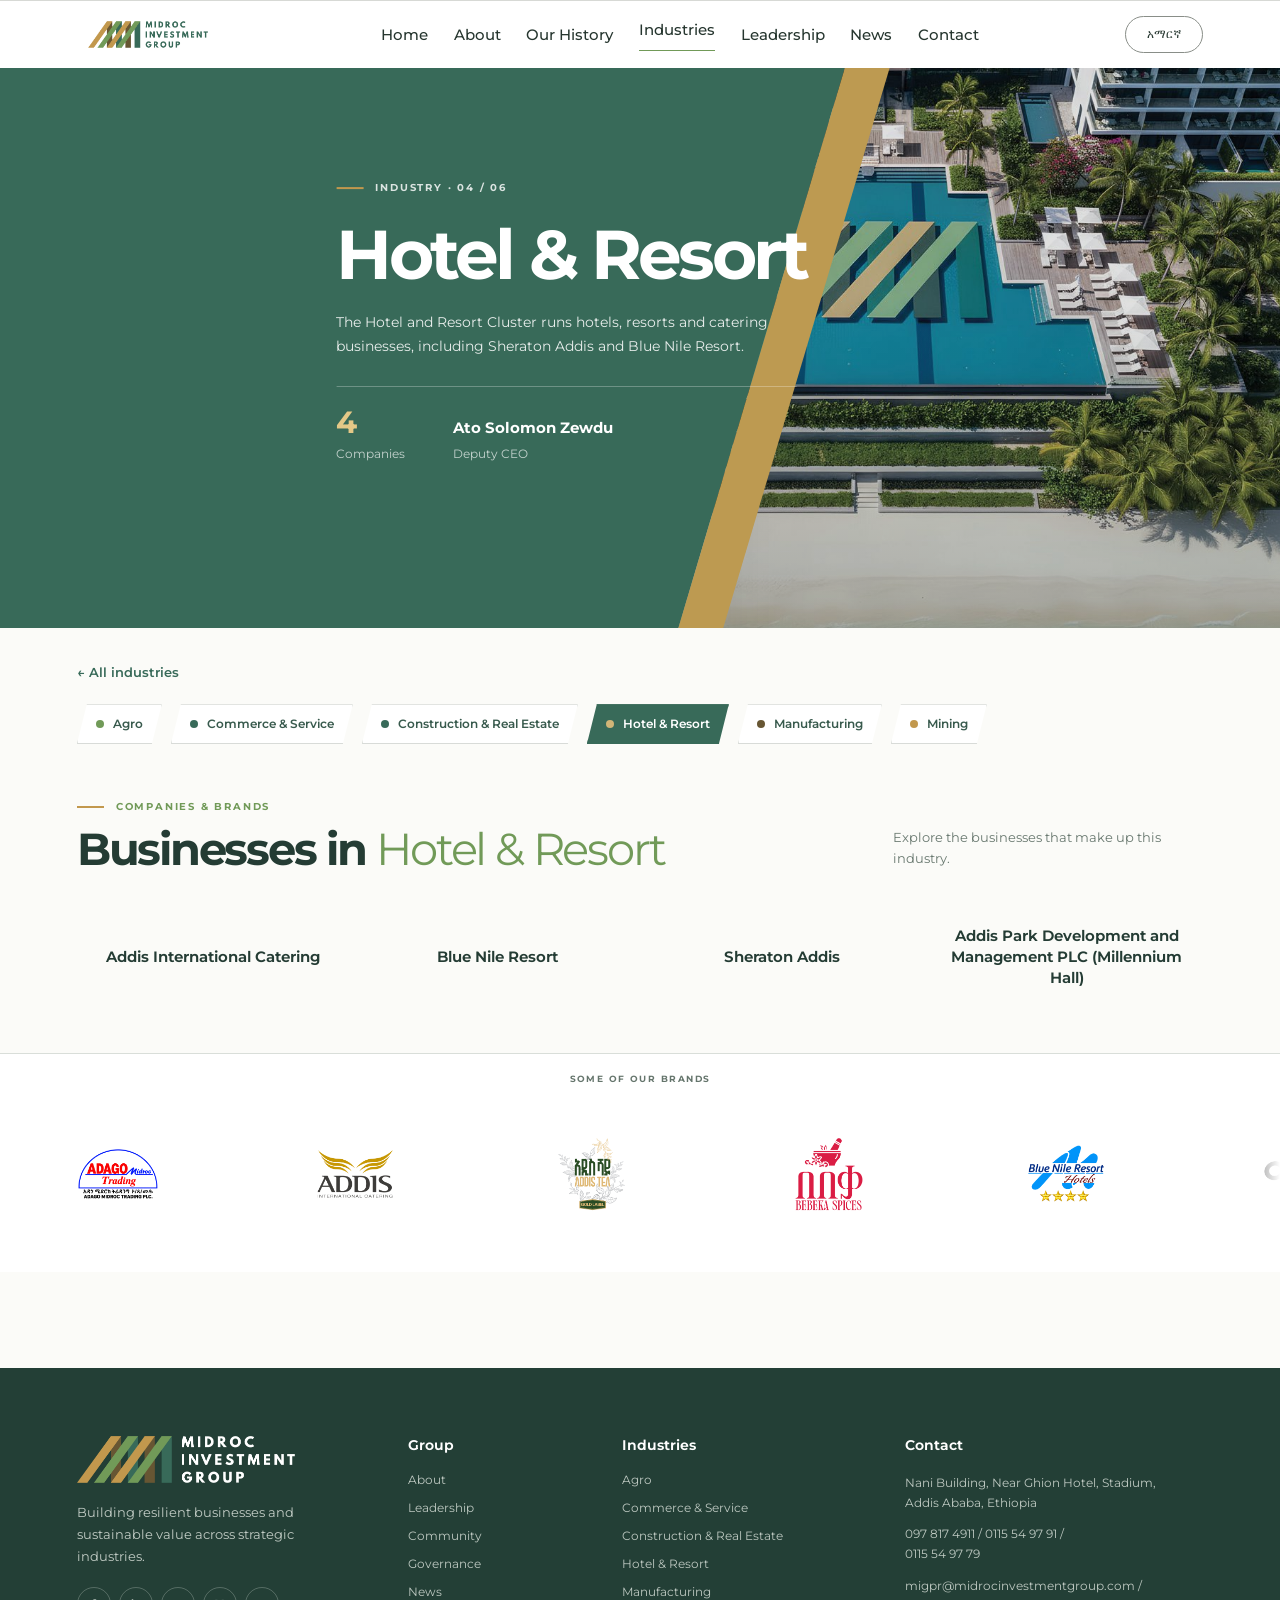
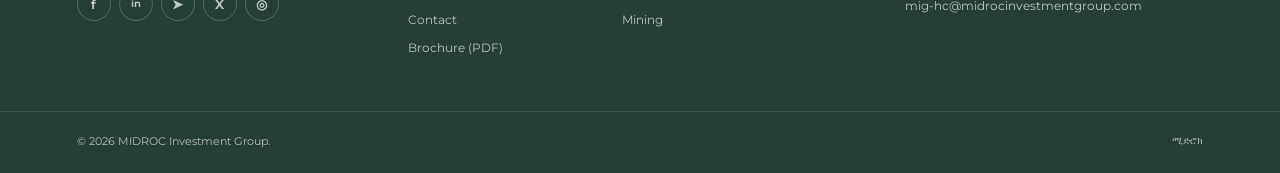
<file: industry-hotels.html>
<!doctype html>
<html lang="en">
<head>
  <meta charset="utf-8">
  <meta name="viewport" content="width=device-width, initial-scale=1">
  <meta name="theme-color" content="#386a59">
  <meta name="description" content="The Hotel and Resort Cluster runs hotels, resorts and catering businesses, including Sheraton Addis and Blue Nile Resort.">
  <title>Hotel &amp; Resort | MIDROC Investment Group</title>
  <link rel="stylesheet" href="styles.css">
</head>
<body class="industry-hotels-page">
<header class="site-header">
    <div class="header-tools">
      <button class="menu-toggle" aria-expanded="false" aria-controls="main-nav" aria-label="Open navigation"><span></span><span></span><span></span></button>
      <span class="language-chip" aria-label="Current language: English">En</span>
      <div class="header-search" role="search"><svg viewBox="0 0 24 24" aria-hidden="true"><circle cx="10.8" cy="10.8" r="6.8"></circle><path d="m16 16 5 5"></path></svg><input type="search" aria-label="Search MIDROC website"></div>
    </div>
    <a class="brand" href="index.html" aria-label="MIDROC Investment Group home"><img src="assets/midroc-logo.png" alt="MIDROC Investment Group"></a>
    <nav id="main-nav" class="main-nav" aria-label="Main navigation">
      <a href="index.html">Home</a><a href="about.html">About</a><a href="history.html">Our History</a><a class="active" href="businesses.html">Industries</a><a href="people.html">Leadership</a><a href="news.html">News</a><a href="contact.html">Contact</a>
    </nav><span class="header-language" aria-label="Amharic language option">አማርኛ</span>
  </header>
  <main class="industry-detail-page" data-industry-page>
    <section class="industry-detail-hero">
      <div class="industry-detail-photo"><img src="assets/industry-hotels-new.jpg" alt="Resort hotel beside a tropical coastline" fetchpriority="high"></div>
      <div class="industry-detail-green-shape" aria-hidden="true"></div><div class="industry-detail-gold-shape" aria-hidden="true"></div>
      <div class="industry-detail-copy"><p class="eyebrow eyebrow-light"><span></span> Industry · 04 / 06</p><h1>Hotel &amp; Resort</h1><p class="industry-detail-description">The Hotel and Resort Cluster runs hotels, resorts and catering businesses, including Sheraton Addis and Blue Nile Resort.</p>
        <dl class="industry-detail-stats"><div><dt>Companies</dt><dd>4</dd></div><div><dt>Deputy CEO</dt><dd>Ato Solomon Zewdu</dd></div></dl>
      </div>
    </section>
    <section class="industry-company-section">
      <div class="industry-company-shell"><a class="industry-back-link" href="businesses.html">← All industries</a>
        <nav class="industry-category-nav" aria-label="Explore industries"><a class="industry-chip" href="industry-agriculture.html"><i style="--industry-accent:#719a58"></i><span>Agro</span></a><a class="industry-chip" href="industry-commerce.html"><i style="--industry-accent:#386a59"></i><span>Commerce &amp; Service</span></a><a class="industry-chip" href="industry-construction.html"><i style="--industry-accent:#386a59"></i><span>Construction &amp; Real Estate</span></a><a class="industry-chip" href="industry-hotels.html" aria-current="page"><i style="--industry-accent:#c2984d"></i><span>Hotel &amp; Resort</span></a><a class="industry-chip" href="industry-manufacturing.html"><i style="--industry-accent:#675633"></i><span>Manufacturing</span></a><a class="industry-chip" href="industry-mining.html"><i style="--industry-accent:#c2984d"></i><span>Mining</span></a></nav>
        <div class="industry-company-heading"><div><p class="eyebrow"><span></span> Companies &amp; brands</p><h2>Businesses in <em>Hotel & Resort</em></h2></div><p>Explore the businesses that make up this industry.</p></div><div class="industry-directory"><div class="industry-logo-wall" aria-label="Companies in Hotel & Resort.">
          <a class="industry-logo-item" href="https://midroc-demo.pages.dev/en/businesses/addis-international-catering-plc" aria-label="Addis International Catering"><span class="industry-logo-caption"><strong>Addis International Catering</strong></span><span class="industry-more-arrow" aria-hidden="true">↗</span></a>
          <a class="industry-logo-item" href="https://midroc-demo.pages.dev/en/businesses/blue-nile-rresort" aria-label="Blue Nile Resort"><span class="industry-logo-caption"><strong>Blue Nile Resort</strong></span><span class="industry-more-arrow" aria-hidden="true">↗</span></a>
          <a class="industry-logo-item" href="https://midroc-demo.pages.dev/en/businesses/sheraton" aria-label="Sheraton Addis"><span class="industry-logo-caption"><strong>Sheraton Addis</strong></span><span class="industry-more-arrow" aria-hidden="true">↗</span></a>
          <a class="industry-logo-item" href="https://midroc-demo.pages.dev/en/businesses/addis-park" aria-label="Addis Park Development and Management PLC (Millennium Hall)"><span class="industry-logo-caption"><strong>Addis Park Development and Management PLC (Millennium Hall)</strong></span><span class="industry-more-arrow" aria-hidden="true">↗</span></a>
        </div></div>
<section class="cluster-brand-loop" id="brands-hotels" aria-label="Some of our brands">
  <p class="cluster-brand-loop-label">Some of our brands</p>
  <div class="cluster-brand-loop-viewport">
    <div class="cluster-brand-loop-track">
      <div class="cluster-brand-loop-set">
        <span class="cluster-brand-mark"><img src="assets/logos/adago-midroc-trading.png" alt="Adago MIDROC Trading"></span>
        <span class="cluster-brand-mark"><img src="assets/logos/addis-international-catering.png" alt="Addis International Catering"></span>
        <span class="cluster-brand-mark"><img src="assets/logos/addis-tea.png" alt="Addis Tea"></span>
        <span class="cluster-brand-mark"><img src="assets/logos/bebeka.png" alt="Bebeka"></span>
        <span class="cluster-brand-mark"><img src="assets/logos/blue-nile-resort.png" alt="Blue Nile Resort"></span>
        <span class="cluster-brand-mark"><img src="assets/logos/girum.png" alt="Girum"></span>
        <span class="cluster-brand-mark"><img src="assets/logos/horizon-coffee.png" alt="Horizon Coffee"></span>
        <span class="cluster-brand-mark"><img src="assets/logos/kospi.png" alt="KOSPI"></span>
        <span class="cluster-brand-mark"><img src="assets/logos/mamco.png" alt="MAMCO"></span>
        <span class="cluster-brand-mark"><img src="assets/logos/queens-supermarket.png" alt="Queen's Supermarket"></span>
        <span class="cluster-brand-mark"><img src="assets/logos/sheraton-addis-green.png" alt="Sheraton Addis"></span>
        <span class="cluster-brand-mark"><img src="assets/logos/shola-cheese-green.png" alt="Shola Cheese"></span>
<span class="cluster-brand-mark"><img src="assets/logos/upper-awash-agro.png" alt="Upper Awash Agro-Industry Enterprise"></span>
        <span class="cluster-brand-mark"><img src="assets/logos/wanza-furnishings.png" alt="Wanza Furnishings Industry"></span>
      </div>
      <div class="cluster-brand-loop-set" aria-hidden="true">
        <span class="cluster-brand-mark"><img src="assets/logos/adago-midroc-trading.png" alt=""></span>
        <span class="cluster-brand-mark"><img src="assets/logos/addis-international-catering.png" alt=""></span>
        <span class="cluster-brand-mark"><img src="assets/logos/addis-tea.png" alt=""></span>
        <span class="cluster-brand-mark"><img src="assets/logos/bebeka.png" alt=""></span>
        <span class="cluster-brand-mark"><img src="assets/logos/blue-nile-resort.png" alt=""></span>
        <span class="cluster-brand-mark"><img src="assets/logos/girum.png" alt=""></span>
        <span class="cluster-brand-mark"><img src="assets/logos/horizon-coffee.png" alt=""></span>
        <span class="cluster-brand-mark"><img src="assets/logos/kospi.png" alt=""></span>
        <span class="cluster-brand-mark"><img src="assets/logos/mamco.png" alt=""></span>
        <span class="cluster-brand-mark"><img src="assets/logos/queens-supermarket.png" alt=""></span>
        <span class="cluster-brand-mark"><img src="assets/logos/sheraton-addis-green.png" alt=""></span>
        <span class="cluster-brand-mark"><img src="assets/logos/shola-cheese-green.png" alt=""></span>
<span class="cluster-brand-mark"><img src="assets/logos/upper-awash-agro.png" alt=""></span>
        <span class="cluster-brand-mark"><img src="assets/logos/wanza-furnishings.png" alt=""></span>
      </div>
      <div class="cluster-brand-loop-set" aria-hidden="true">
        <span class="cluster-brand-mark"><img src="assets/logos/adago-midroc-trading.png" alt=""></span>
        <span class="cluster-brand-mark"><img src="assets/logos/addis-international-catering.png" alt=""></span>
        <span class="cluster-brand-mark"><img src="assets/logos/addis-tea.png" alt=""></span>
        <span class="cluster-brand-mark"><img src="assets/logos/bebeka.png" alt=""></span>
        <span class="cluster-brand-mark"><img src="assets/logos/blue-nile-resort.png" alt=""></span>
        <span class="cluster-brand-mark"><img src="assets/logos/girum.png" alt=""></span>
        <span class="cluster-brand-mark"><img src="assets/logos/horizon-coffee.png" alt=""></span>
        <span class="cluster-brand-mark"><img src="assets/logos/kospi.png" alt=""></span>
        <span class="cluster-brand-mark"><img src="assets/logos/mamco.png" alt=""></span>
        <span class="cluster-brand-mark"><img src="assets/logos/queens-supermarket.png" alt=""></span>
        <span class="cluster-brand-mark"><img src="assets/logos/sheraton-addis-green.png" alt=""></span>
        <span class="cluster-brand-mark"><img src="assets/logos/shola-cheese-green.png" alt=""></span>
<span class="cluster-brand-mark"><img src="assets/logos/upper-awash-agro.png" alt=""></span>
        <span class="cluster-brand-mark"><img src="assets/logos/wanza-furnishings.png" alt=""></span>
      </div>
      <div class="cluster-brand-loop-set" aria-hidden="true">
        <span class="cluster-brand-mark"><img src="assets/logos/adago-midroc-trading.png" alt=""></span>
        <span class="cluster-brand-mark"><img src="assets/logos/addis-international-catering.png" alt=""></span>
        <span class="cluster-brand-mark"><img src="assets/logos/addis-tea.png" alt=""></span>
        <span class="cluster-brand-mark"><img src="assets/logos/bebeka.png" alt=""></span>
        <span class="cluster-brand-mark"><img src="assets/logos/blue-nile-resort.png" alt=""></span>
        <span class="cluster-brand-mark"><img src="assets/logos/girum.png" alt=""></span>
        <span class="cluster-brand-mark"><img src="assets/logos/horizon-coffee.png" alt=""></span>
        <span class="cluster-brand-mark"><img src="assets/logos/kospi.png" alt=""></span>
        <span class="cluster-brand-mark"><img src="assets/logos/mamco.png" alt=""></span>
        <span class="cluster-brand-mark"><img src="assets/logos/queens-supermarket.png" alt=""></span>
        <span class="cluster-brand-mark"><img src="assets/logos/sheraton-addis-green.png" alt=""></span>
        <span class="cluster-brand-mark"><img src="assets/logos/shola-cheese-green.png" alt=""></span>
<span class="cluster-brand-mark"><img src="assets/logos/upper-awash-agro.png" alt=""></span>
        <span class="cluster-brand-mark"><img src="assets/logos/wanza-furnishings.png" alt=""></span>
      </div>
    </div>
  </div>
</section>
      </div>
    </section>
  </main>
<footer class="site-footer" id="site-footer">
    <div class="footer-main">
      <div class="footer-brand-column"><a class="footer-lockup" href="index.html" aria-label="MIDROC Investment Group home"><img class="footer-logo" src="assets/midroc-logo-footer.png" alt="MIDROC Investment Group"></a><p class="footer-description">Building resilient businesses and sustainable value across strategic industries.</p><div class="footer-socials" role="group" aria-label="Social media"><a class="footer-social-icon" href="https://www.facebook.com/110005684872662/" aria-label="Facebook" target="_blank" rel="noreferrer">f</a><a class="footer-social-icon footer-linkedin" href="https://www.linkedin.com/company/midroc-investment-group" aria-label="LinkedIn" target="_blank" rel="noreferrer">in</a><a class="footer-social-icon" href="https://t.me/MIDROCInvestment_Group" aria-label="Telegram" target="_blank" rel="noreferrer">➤</a><a class="footer-social-icon" href="https://x.com/MidrocGroup" aria-label="X" target="_blank" rel="noreferrer">X</a><a class="footer-social-icon" href="https://www.instagram.com/midrocgroup" aria-label="Instagram" target="_blank" rel="noreferrer">◎</a></div></div>
      <nav class="footer-column" aria-label="Group links"><h2>Group</h2><a href="about.html">About</a><a href="people.html">Leadership</a><a href="community.html">Community</a><a href="governance.html">Governance</a><a href="news.html">News</a><a href="contact.html">Contact</a><a href="https://midroc-demo.pages.dev/api/brochure" target="_blank" rel="noreferrer">Brochure (PDF)</a></nav>
      <nav class="footer-column" aria-label="Business industries"><h2>Industries</h2><a href="industry-agriculture.html">Agro</a><a href="industry-commerce.html">Commerce &amp; Service</a><a href="industry-construction.html">Construction &amp; Real Estate</a><a href="industry-hotels.html">Hotel &amp; Resort</a><a href="industry-manufacturing.html">Manufacturing</a><a href="industry-mining.html">Mining</a></nav>
      <div class="footer-column footer-contact"><h2>Contact</h2><address>Nani Building, Near Ghion Hotel, Stadium,<br>Addis Ababa, Ethiopia</address><a href="tel:0978174911">097 817 4911 / 0115 54 97 91 /<br>0115 54 97 79</a><a href="mailto:migpr@midrocinvestmentgroup.com">migpr@midrocinvestmentgroup.com /<br>mig-hc@midrocinvestmentgroup.com</a></div>
    </div><div class="footer-bottom"><small>© 2026 MIDROC Investment Group.</small><span lang="am">ሚድሮክ</span></div>
  </footer>
  <script src="script.js"></script>
</body>
</html>
</file>
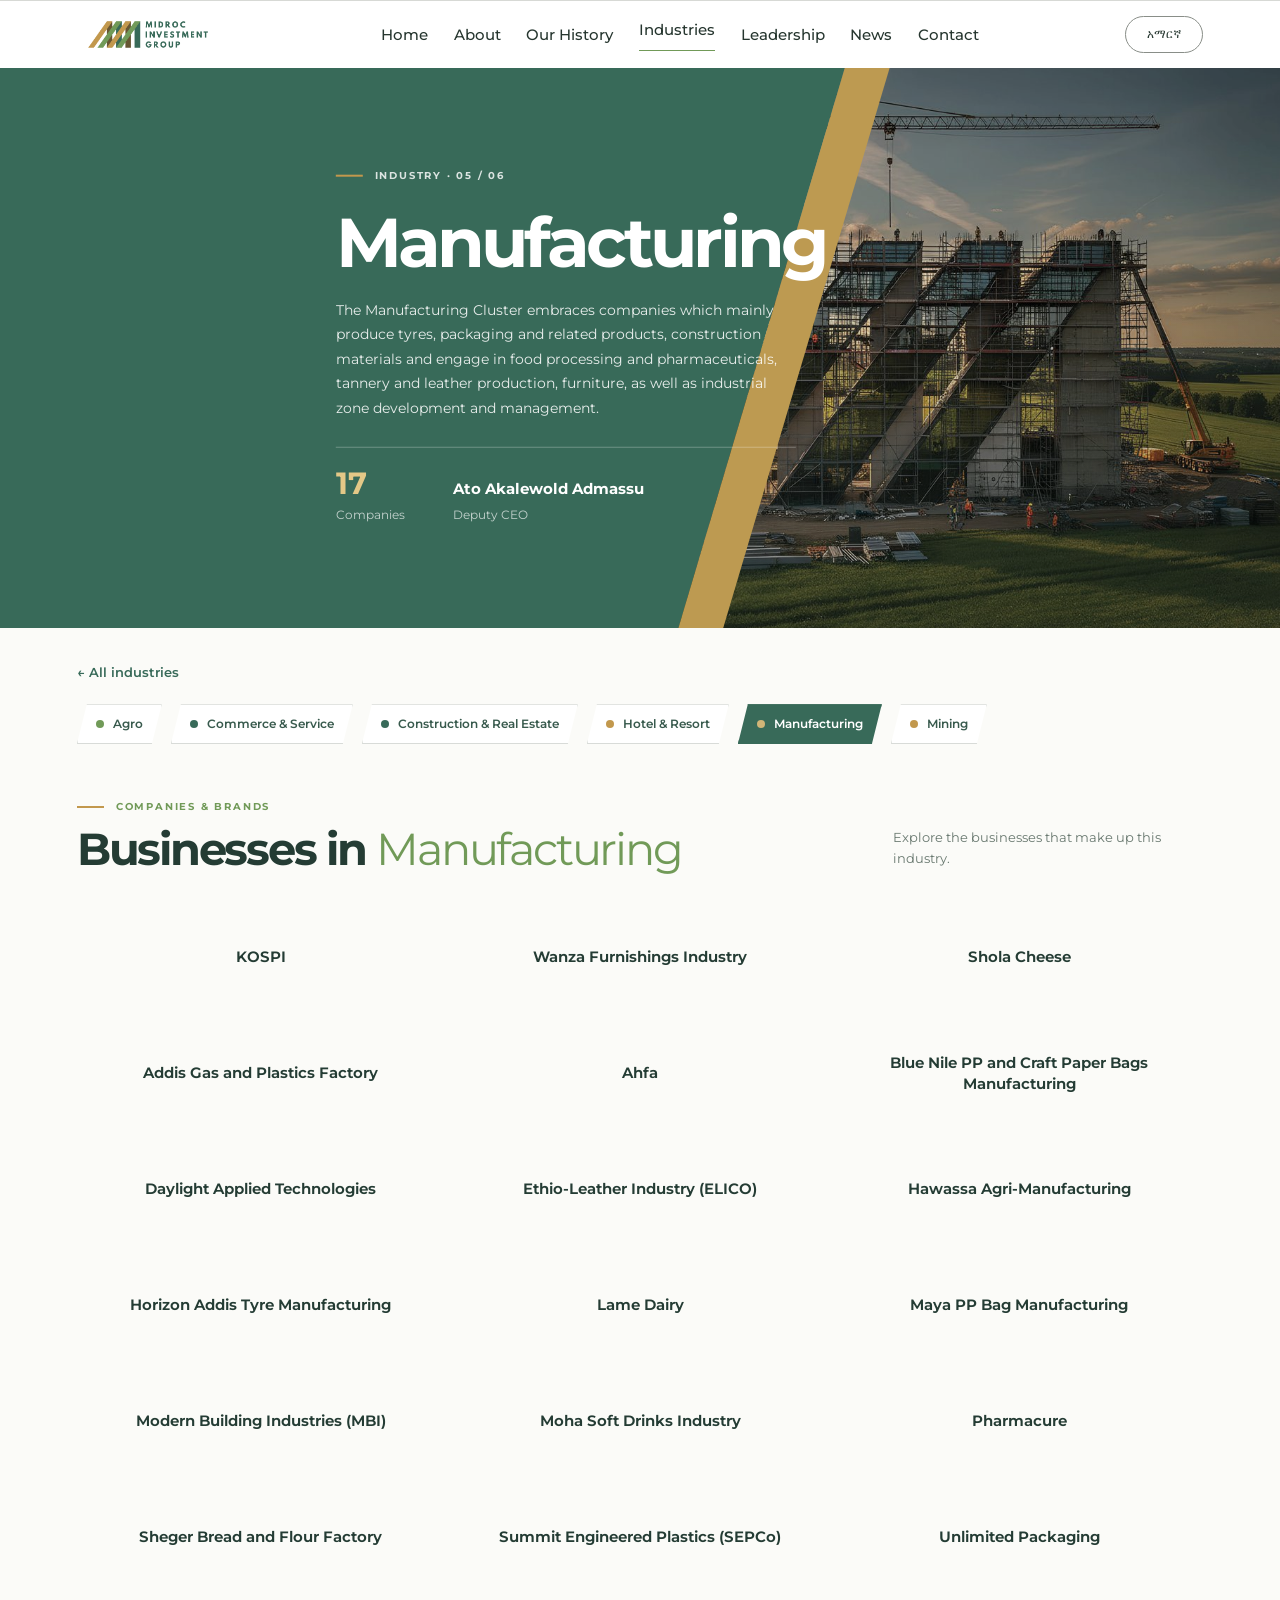
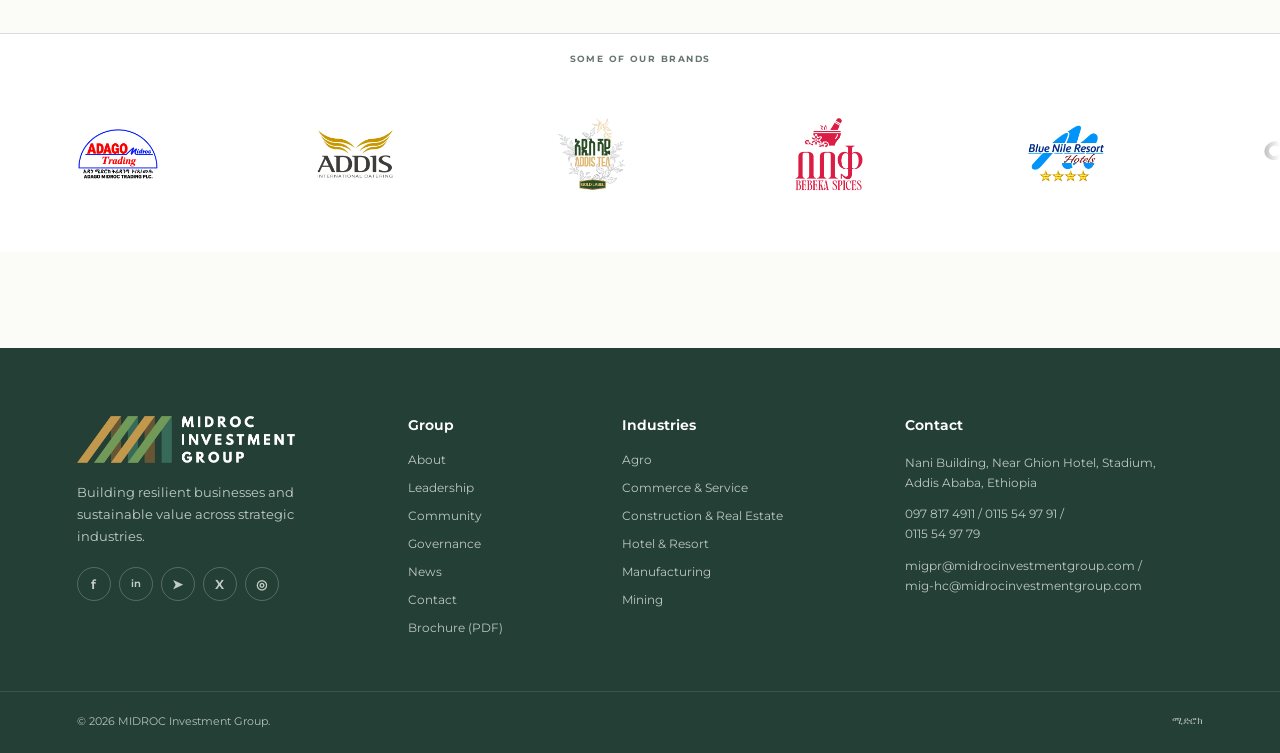
<file: industry-manufacturing.html>
<!doctype html>
<html lang="en">
<head>
  <meta charset="utf-8">
  <meta name="viewport" content="width=device-width, initial-scale=1">
  <meta name="theme-color" content="#386a59">
  <meta name="description" content="The Manufacturing Cluster embraces companies which mainly produce tyres, packaging and related products, construction materials and engage in food processing and pharmaceuticals, tannery and leather production, furniture, as well as industrial zone development and management.">
  <title>Manufacturing | MIDROC Investment Group</title>
  <link rel="stylesheet" href="styles.css">
</head>
<body class="industry-manufacturing-page">
<header class="site-header">
    <div class="header-tools">
      <button class="menu-toggle" aria-expanded="false" aria-controls="main-nav" aria-label="Open navigation"><span></span><span></span><span></span></button>
      <span class="language-chip" aria-label="Current language: English">En</span>
      <div class="header-search" role="search"><svg viewBox="0 0 24 24" aria-hidden="true"><circle cx="10.8" cy="10.8" r="6.8"></circle><path d="m16 16 5 5"></path></svg><input type="search" aria-label="Search MIDROC website"></div>
    </div>
    <a class="brand" href="index.html" aria-label="MIDROC Investment Group home"><img src="assets/midroc-logo.png" alt="MIDROC Investment Group"></a>
    <nav id="main-nav" class="main-nav" aria-label="Main navigation">
      <a href="index.html">Home</a><a href="about.html">About</a><a href="history.html">Our History</a><a class="active" href="businesses.html">Industries</a><a href="people.html">Leadership</a><a href="news.html">News</a><a href="contact.html">Contact</a>
    </nav><span class="header-language" aria-label="Amharic language option">አማርኛ</span>
  </header>
  <main class="industry-detail-page" data-industry-page>
    <section class="industry-detail-hero">
      <div class="industry-detail-photo"><img src="assets/industry-manufacturing-new.jpg" alt="Industrial production complex under construction" fetchpriority="high"></div>
      <div class="industry-detail-green-shape" aria-hidden="true"></div><div class="industry-detail-gold-shape" aria-hidden="true"></div>
      <div class="industry-detail-copy"><p class="eyebrow eyebrow-light"><span></span> Industry · 05 / 06</p><h1>Manufacturing</h1><p class="industry-detail-description">The Manufacturing Cluster embraces companies which mainly produce tyres, packaging and related products, construction materials and engage in food processing and pharmaceuticals, tannery and leather production, furniture, as well as industrial zone development and management.</p>
        <dl class="industry-detail-stats"><div><dt>Companies</dt><dd>17</dd></div><div><dt>Deputy CEO</dt><dd>Ato Akalewold Admassu</dd></div></dl>
      </div>
    </section>
    <section class="industry-company-section">
      <div class="industry-company-shell"><a class="industry-back-link" href="businesses.html">← All industries</a>
        <nav class="industry-category-nav" aria-label="Explore industries"><a class="industry-chip" href="industry-agriculture.html"><i style="--industry-accent:#719a58"></i><span>Agro</span></a><a class="industry-chip" href="industry-commerce.html"><i style="--industry-accent:#386a59"></i><span>Commerce &amp; Service</span></a><a class="industry-chip" href="industry-construction.html"><i style="--industry-accent:#386a59"></i><span>Construction &amp; Real Estate</span></a><a class="industry-chip" href="industry-hotels.html"><i style="--industry-accent:#c2984d"></i><span>Hotel &amp; Resort</span></a><a class="industry-chip" href="industry-manufacturing.html" aria-current="page"><i style="--industry-accent:#675633"></i><span>Manufacturing</span></a><a class="industry-chip" href="industry-mining.html"><i style="--industry-accent:#c2984d"></i><span>Mining</span></a></nav>
        <div class="industry-company-heading"><div><p class="eyebrow"><span></span> Companies &amp; brands</p><h2>Businesses in <em>Manufacturing</em></h2></div><p>Explore the businesses that make up this industry.</p></div><div class="industry-directory"><div class="industry-logo-wall" aria-label="Companies in Manufacturing.">
          <a class="industry-logo-item" href="https://midroc-demo.pages.dev/en/businesses/kombolcha-steel-products-industry-kospi-plc" aria-label="KOSPI"><span class="industry-logo-caption"><strong>KOSPI</strong><small>Kombolcha Steel Products Industry</small></span><span class="industry-more-arrow" aria-hidden="true">↗</span></a>
          <a class="industry-logo-item" href="https://midroc-demo.pages.dev/en/businesses/wanza-furnishings-industry-plc" aria-label="Wanza Furnishings Industry"><span class="industry-logo-caption"><strong>Wanza Furnishings Industry</strong></span><span class="industry-more-arrow" aria-hidden="true">↗</span></a>
          <div class="industry-logo-item industry-logo-item--inverse industry-logo-item--brand" role="group"><span class="industry-logo-caption"><strong>Shola Cheese</strong></span></div>
          <a class="industry-logo-item" href="https://midroc-demo.pages.dev/en/businesses/addis-gas-and-plastics-factory-plc" aria-label="Addis Gas and Plastics Factory"><span class="industry-logo-caption"><strong>Addis Gas and Plastics Factory</strong></span><span class="industry-more-arrow" aria-hidden="true">↗</span></a>
          <a class="industry-logo-item" href="https://midroc-demo.pages.dev/en/businesses/ahfa-privet-limited-company" aria-label="Ahfa"><span class="industry-logo-caption"><strong>Ahfa</strong></span><span class="industry-more-arrow" aria-hidden="true">↗</span></a>
          <a class="industry-logo-item" href="https://midroc-demo.pages.dev/en/businesses/blue-nile-pp-craft-paper-bags-manufacturing-plc" aria-label="Blue Nile PP and Craft Paper Bags Manufacturing"><span class="industry-logo-caption"><strong>Blue Nile PP and Craft Paper Bags Manufacturing</strong></span><span class="industry-more-arrow" aria-hidden="true">↗</span></a>
          <a class="industry-logo-item" href="https://midroc-demo.pages.dev/en/businesses/day-light-applied-technologies-plc" aria-label="Daylight Applied Technologies"><span class="industry-logo-caption"><strong>Daylight Applied Technologies</strong></span><span class="industry-more-arrow" aria-hidden="true">↗</span></a>
          <a class="industry-logo-item" href="https://midroc-demo.pages.dev/en/businesses/ethio-leather-industry-elico-plc" aria-label="Ethio-Leather Industry (ELICO)"><span class="industry-logo-caption"><strong>Ethio-Leather Industry (ELICO)</strong></span><span class="industry-more-arrow" aria-hidden="true">↗</span></a>
          <a class="industry-logo-item" href="https://midroc-demo.pages.dev/en/businesses/hawassa-agri-manufacturing-plc" aria-label="Hawassa Agri-Manufacturing"><span class="industry-logo-caption"><strong>Hawassa Agri-Manufacturing</strong></span><span class="industry-more-arrow" aria-hidden="true">↗</span></a>
          <a class="industry-logo-item" href="https://midroc-demo.pages.dev/en/businesses/229790-2" aria-label="Horizon Addis Tyre Manufacturing"><span class="industry-logo-caption"><strong>Horizon Addis Tyre Manufacturing</strong></span><span class="industry-more-arrow" aria-hidden="true">↗</span></a>
          <a class="industry-logo-item" href="https://midroc-demo.pages.dev/en/businesses/lame-dairy-plc" aria-label="Lame Dairy"><span class="industry-logo-caption"><strong>Lame Dairy</strong></span><span class="industry-more-arrow" aria-hidden="true">↗</span></a>
          <a class="industry-logo-item" href="https://midroc-demo.pages.dev/en/businesses/maya-pp-bag-manufacturing-plc" aria-label="Maya PP Bag Manufacturing"><span class="industry-logo-caption"><strong>Maya PP Bag Manufacturing</strong></span><span class="industry-more-arrow" aria-hidden="true">↗</span></a>
          <a class="industry-logo-item" href="https://midroc-demo.pages.dev/en/businesses/modern-building-industries-mbi-plc" aria-label="Modern Building Industries (MBI)"><span class="industry-logo-caption"><strong>Modern Building Industries (MBI)</strong></span><span class="industry-more-arrow" aria-hidden="true">↗</span></a>
          <a class="industry-logo-item" href="https://midroc-demo.pages.dev/en/businesses/moha-soft-drinks" aria-label="Moha Soft Drinks Industry"><span class="industry-logo-caption"><strong>Moha Soft Drinks Industry</strong></span><span class="industry-more-arrow" aria-hidden="true">↗</span></a>
          <a class="industry-logo-item" href="https://midroc-demo.pages.dev/en/businesses/pharmacure" aria-label="Pharmacure"><span class="industry-logo-caption"><strong>Pharmacure</strong></span><span class="industry-more-arrow" aria-hidden="true">↗</span></a>
          <a class="industry-logo-item" href="https://midroc-demo.pages.dev/en/businesses/229793-2" aria-label="Sheger Bread and Flour Factory"><span class="industry-logo-caption"><strong>Sheger Bread and Flour Factory</strong></span><span class="industry-more-arrow" aria-hidden="true">↗</span></a>
          <a class="industry-logo-item" href="https://midroc-demo.pages.dev/en/businesses/summit-engineered-plastics-pvt-ltd-co-sepco" aria-label="Summit Engineered Plastics (SEPCo)"><span class="industry-logo-caption"><strong>Summit Engineered Plastics (SEPCo)</strong></span><span class="industry-more-arrow" aria-hidden="true">↗</span></a>
          <a class="industry-logo-item" href="https://midroc-demo.pages.dev/en/businesses/unlimited-packaging-plc" aria-label="Unlimited Packaging"><span class="industry-logo-caption"><strong>Unlimited Packaging</strong></span><span class="industry-more-arrow" aria-hidden="true">↗</span></a>
        </div></div>
<section class="cluster-brand-loop" id="brands-manufacturing" aria-label="Some of our brands">
  <p class="cluster-brand-loop-label">Some of our brands</p>
  <div class="cluster-brand-loop-viewport">
    <div class="cluster-brand-loop-track">
      <div class="cluster-brand-loop-set">
        <span class="cluster-brand-mark"><img src="assets/logos/adago-midroc-trading.png" alt="Adago MIDROC Trading"></span>
        <span class="cluster-brand-mark"><img src="assets/logos/addis-international-catering.png" alt="Addis International Catering"></span>
        <span class="cluster-brand-mark"><img src="assets/logos/addis-tea.png" alt="Addis Tea"></span>
        <span class="cluster-brand-mark"><img src="assets/logos/bebeka.png" alt="Bebeka"></span>
        <span class="cluster-brand-mark"><img src="assets/logos/blue-nile-resort.png" alt="Blue Nile Resort"></span>
        <span class="cluster-brand-mark"><img src="assets/logos/girum.png" alt="Girum"></span>
        <span class="cluster-brand-mark"><img src="assets/logos/horizon-coffee.png" alt="Horizon Coffee"></span>
        <span class="cluster-brand-mark"><img src="assets/logos/kospi.png" alt="KOSPI"></span>
        <span class="cluster-brand-mark"><img src="assets/logos/mamco.png" alt="MAMCO"></span>
        <span class="cluster-brand-mark"><img src="assets/logos/queens-supermarket.png" alt="Queen's Supermarket"></span>
        <span class="cluster-brand-mark"><img src="assets/logos/sheraton-addis-green.png" alt="Sheraton Addis"></span>
        <span class="cluster-brand-mark"><img src="assets/logos/shola-cheese-green.png" alt="Shola Cheese"></span>
<span class="cluster-brand-mark"><img src="assets/logos/upper-awash-agro.png" alt="Upper Awash Agro-Industry Enterprise"></span>
        <span class="cluster-brand-mark"><img src="assets/logos/wanza-furnishings.png" alt="Wanza Furnishings Industry"></span>
      </div>
      <div class="cluster-brand-loop-set" aria-hidden="true">
        <span class="cluster-brand-mark"><img src="assets/logos/adago-midroc-trading.png" alt=""></span>
        <span class="cluster-brand-mark"><img src="assets/logos/addis-international-catering.png" alt=""></span>
        <span class="cluster-brand-mark"><img src="assets/logos/addis-tea.png" alt=""></span>
        <span class="cluster-brand-mark"><img src="assets/logos/bebeka.png" alt=""></span>
        <span class="cluster-brand-mark"><img src="assets/logos/blue-nile-resort.png" alt=""></span>
        <span class="cluster-brand-mark"><img src="assets/logos/girum.png" alt=""></span>
        <span class="cluster-brand-mark"><img src="assets/logos/horizon-coffee.png" alt=""></span>
        <span class="cluster-brand-mark"><img src="assets/logos/kospi.png" alt=""></span>
        <span class="cluster-brand-mark"><img src="assets/logos/mamco.png" alt=""></span>
        <span class="cluster-brand-mark"><img src="assets/logos/queens-supermarket.png" alt=""></span>
        <span class="cluster-brand-mark"><img src="assets/logos/sheraton-addis-green.png" alt=""></span>
        <span class="cluster-brand-mark"><img src="assets/logos/shola-cheese-green.png" alt=""></span>
<span class="cluster-brand-mark"><img src="assets/logos/upper-awash-agro.png" alt=""></span>
        <span class="cluster-brand-mark"><img src="assets/logos/wanza-furnishings.png" alt=""></span>
      </div>
      <div class="cluster-brand-loop-set" aria-hidden="true">
        <span class="cluster-brand-mark"><img src="assets/logos/adago-midroc-trading.png" alt=""></span>
        <span class="cluster-brand-mark"><img src="assets/logos/addis-international-catering.png" alt=""></span>
        <span class="cluster-brand-mark"><img src="assets/logos/addis-tea.png" alt=""></span>
        <span class="cluster-brand-mark"><img src="assets/logos/bebeka.png" alt=""></span>
        <span class="cluster-brand-mark"><img src="assets/logos/blue-nile-resort.png" alt=""></span>
        <span class="cluster-brand-mark"><img src="assets/logos/girum.png" alt=""></span>
        <span class="cluster-brand-mark"><img src="assets/logos/horizon-coffee.png" alt=""></span>
        <span class="cluster-brand-mark"><img src="assets/logos/kospi.png" alt=""></span>
        <span class="cluster-brand-mark"><img src="assets/logos/mamco.png" alt=""></span>
        <span class="cluster-brand-mark"><img src="assets/logos/queens-supermarket.png" alt=""></span>
        <span class="cluster-brand-mark"><img src="assets/logos/sheraton-addis-green.png" alt=""></span>
        <span class="cluster-brand-mark"><img src="assets/logos/shola-cheese-green.png" alt=""></span>
<span class="cluster-brand-mark"><img src="assets/logos/upper-awash-agro.png" alt=""></span>
        <span class="cluster-brand-mark"><img src="assets/logos/wanza-furnishings.png" alt=""></span>
      </div>
      <div class="cluster-brand-loop-set" aria-hidden="true">
        <span class="cluster-brand-mark"><img src="assets/logos/adago-midroc-trading.png" alt=""></span>
        <span class="cluster-brand-mark"><img src="assets/logos/addis-international-catering.png" alt=""></span>
        <span class="cluster-brand-mark"><img src="assets/logos/addis-tea.png" alt=""></span>
        <span class="cluster-brand-mark"><img src="assets/logos/bebeka.png" alt=""></span>
        <span class="cluster-brand-mark"><img src="assets/logos/blue-nile-resort.png" alt=""></span>
        <span class="cluster-brand-mark"><img src="assets/logos/girum.png" alt=""></span>
        <span class="cluster-brand-mark"><img src="assets/logos/horizon-coffee.png" alt=""></span>
        <span class="cluster-brand-mark"><img src="assets/logos/kospi.png" alt=""></span>
        <span class="cluster-brand-mark"><img src="assets/logos/mamco.png" alt=""></span>
        <span class="cluster-brand-mark"><img src="assets/logos/queens-supermarket.png" alt=""></span>
        <span class="cluster-brand-mark"><img src="assets/logos/sheraton-addis-green.png" alt=""></span>
        <span class="cluster-brand-mark"><img src="assets/logos/shola-cheese-green.png" alt=""></span>
<span class="cluster-brand-mark"><img src="assets/logos/upper-awash-agro.png" alt=""></span>
        <span class="cluster-brand-mark"><img src="assets/logos/wanza-furnishings.png" alt=""></span>
      </div>
    </div>
  </div>
</section>
      </div>
    </section>
  </main>
<footer class="site-footer" id="site-footer">
    <div class="footer-main">
      <div class="footer-brand-column"><a class="footer-lockup" href="index.html" aria-label="MIDROC Investment Group home"><img class="footer-logo" src="assets/midroc-logo-footer.png" alt="MIDROC Investment Group"></a><p class="footer-description">Building resilient businesses and sustainable value across strategic industries.</p><div class="footer-socials" role="group" aria-label="Social media"><a class="footer-social-icon" href="https://www.facebook.com/110005684872662/" aria-label="Facebook" target="_blank" rel="noreferrer">f</a><a class="footer-social-icon footer-linkedin" href="https://www.linkedin.com/company/midroc-investment-group" aria-label="LinkedIn" target="_blank" rel="noreferrer">in</a><a class="footer-social-icon" href="https://t.me/MIDROCInvestment_Group" aria-label="Telegram" target="_blank" rel="noreferrer">➤</a><a class="footer-social-icon" href="https://x.com/MidrocGroup" aria-label="X" target="_blank" rel="noreferrer">X</a><a class="footer-social-icon" href="https://www.instagram.com/midrocgroup" aria-label="Instagram" target="_blank" rel="noreferrer">◎</a></div></div>
      <nav class="footer-column" aria-label="Group links"><h2>Group</h2><a href="about.html">About</a><a href="people.html">Leadership</a><a href="community.html">Community</a><a href="governance.html">Governance</a><a href="news.html">News</a><a href="contact.html">Contact</a><a href="https://midroc-demo.pages.dev/api/brochure" target="_blank" rel="noreferrer">Brochure (PDF)</a></nav>
      <nav class="footer-column" aria-label="Business industries"><h2>Industries</h2><a href="industry-agriculture.html">Agro</a><a href="industry-commerce.html">Commerce &amp; Service</a><a href="industry-construction.html">Construction &amp; Real Estate</a><a href="industry-hotels.html">Hotel &amp; Resort</a><a href="industry-manufacturing.html">Manufacturing</a><a href="industry-mining.html">Mining</a></nav>
      <div class="footer-column footer-contact"><h2>Contact</h2><address>Nani Building, Near Ghion Hotel, Stadium,<br>Addis Ababa, Ethiopia</address><a href="tel:0978174911">097 817 4911 / 0115 54 97 91 /<br>0115 54 97 79</a><a href="mailto:migpr@midrocinvestmentgroup.com">migpr@midrocinvestmentgroup.com /<br>mig-hc@midrocinvestmentgroup.com</a></div>
    </div><div class="footer-bottom"><small>© 2026 MIDROC Investment Group.</small><span lang="am">ሚድሮክ</span></div>
  </footer>
  <script src="script.js"></script>
</body>
</html>
</file>
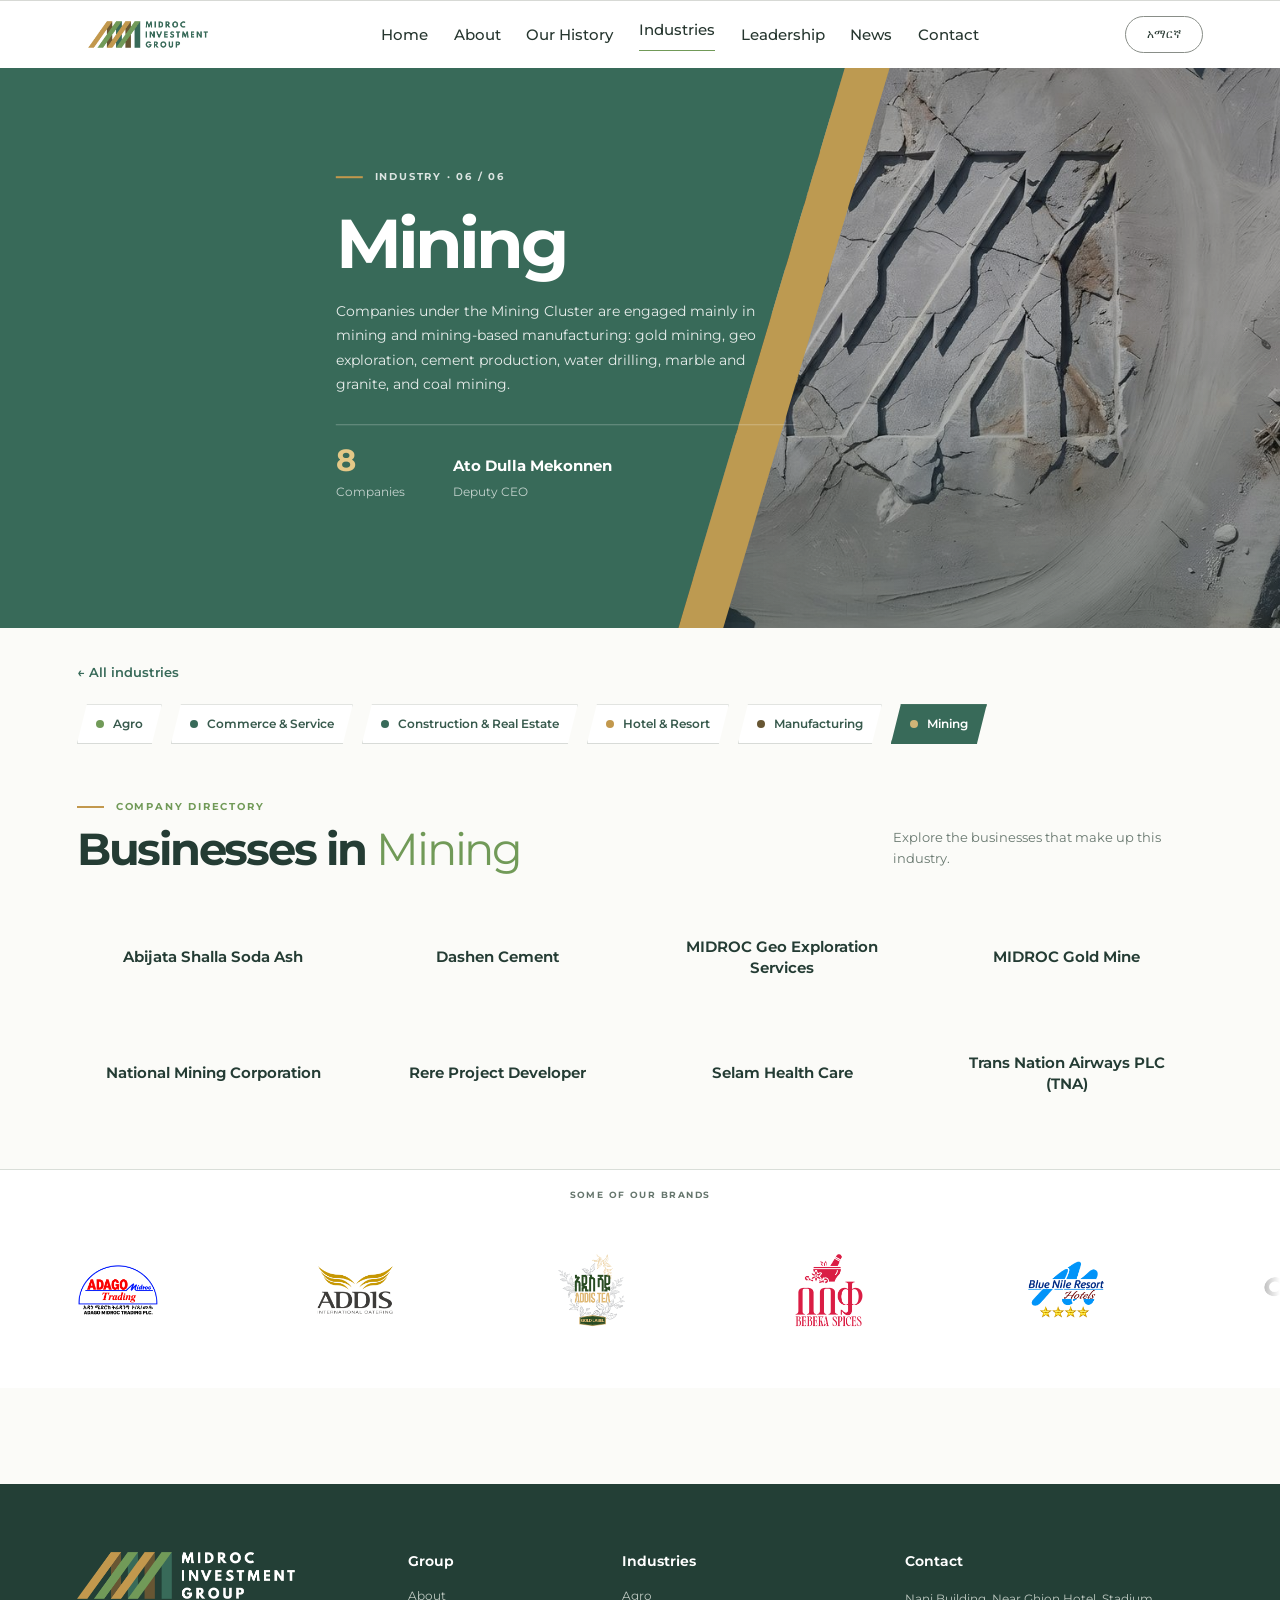
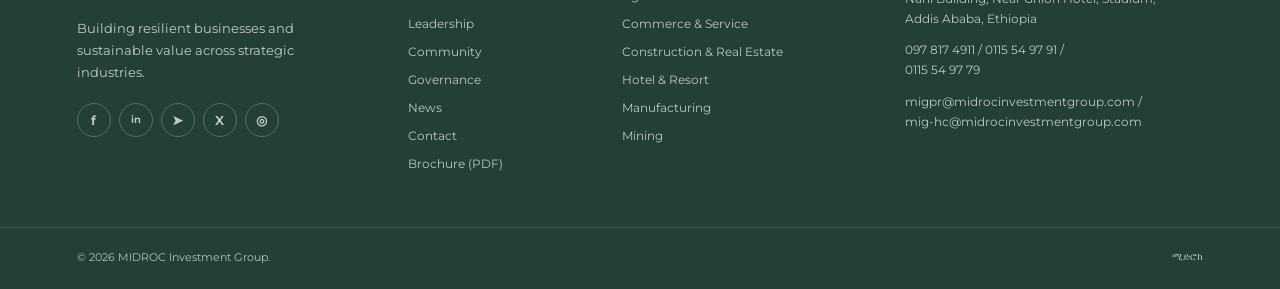
<file: industry-mining.html>
<!doctype html>
<html lang="en">
<head>
  <meta charset="utf-8">
  <meta name="viewport" content="width=device-width, initial-scale=1">
  <meta name="theme-color" content="#386a59">
  <meta name="description" content="Companies under the Mining Cluster are engaged mainly in mining and mining-based manufacturing: gold mining, geo exploration, cement production, water drilling, marble and granite, and coal mining.">
  <title>Mining | MIDROC Investment Group</title>
  <link rel="stylesheet" href="styles.css">
</head>
<body class="industry-mining-page">
<header class="site-header">
    <div class="header-tools">
      <button class="menu-toggle" aria-expanded="false" aria-controls="main-nav" aria-label="Open navigation"><span></span><span></span><span></span></button>
      <span class="language-chip" aria-label="Current language: English">En</span>
      <div class="header-search" role="search"><svg viewBox="0 0 24 24" aria-hidden="true"><circle cx="10.8" cy="10.8" r="6.8"></circle><path d="m16 16 5 5"></path></svg><input type="search" aria-label="Search MIDROC website"></div>
    </div>
    <a class="brand" href="index.html" aria-label="MIDROC Investment Group home"><img src="assets/midroc-logo.png" alt="MIDROC Investment Group"></a>
    <nav id="main-nav" class="main-nav" aria-label="Main navigation">
      <a href="index.html">Home</a><a href="about.html">About</a><a href="history.html">Our History</a><a class="active" href="businesses.html">Industries</a><a href="people.html">Leadership</a><a href="news.html">News</a><a href="contact.html">Contact</a>
    </nav><span class="header-language" aria-label="Amharic language option">አማርኛ</span>
  </header>
  <main class="industry-detail-page" data-industry-page>
    <section class="industry-detail-hero">
      <div class="industry-detail-photo"><img src="assets/industry-mining-new.jpg" alt="Open quarry at a MIDROC mining site" fetchpriority="high"></div>
      <div class="industry-detail-green-shape" aria-hidden="true"></div><div class="industry-detail-gold-shape" aria-hidden="true"></div>
      <div class="industry-detail-copy"><p class="eyebrow eyebrow-light"><span></span> Industry · 06 / 06</p><h1>Mining</h1><p class="industry-detail-description">Companies under the Mining Cluster are engaged mainly in mining and mining-based manufacturing: gold mining, geo exploration, cement production, water drilling, marble and granite, and coal mining.</p>
        <dl class="industry-detail-stats"><div><dt>Companies</dt><dd>8</dd></div><div><dt>Deputy CEO</dt><dd>Ato Dulla Mekonnen</dd></div></dl>
      </div>
    </section>
    <section class="industry-company-section">
      <div class="industry-company-shell"><a class="industry-back-link" href="businesses.html">← All industries</a>
        <nav class="industry-category-nav" aria-label="Explore industries"><a class="industry-chip" href="industry-agriculture.html"><i style="--industry-accent:#719a58"></i><span>Agro</span></a><a class="industry-chip" href="industry-commerce.html"><i style="--industry-accent:#386a59"></i><span>Commerce &amp; Service</span></a><a class="industry-chip" href="industry-construction.html"><i style="--industry-accent:#386a59"></i><span>Construction &amp; Real Estate</span></a><a class="industry-chip" href="industry-hotels.html"><i style="--industry-accent:#c2984d"></i><span>Hotel &amp; Resort</span></a><a class="industry-chip" href="industry-manufacturing.html"><i style="--industry-accent:#675633"></i><span>Manufacturing</span></a><a class="industry-chip" href="industry-mining.html" aria-current="page"><i style="--industry-accent:#c2984d"></i><span>Mining</span></a></nav>
        <div class="industry-company-heading"><div><p class="eyebrow"><span></span> Company directory</p><h2>Businesses in <em>Mining</em></h2></div><p>Explore the businesses that make up this industry.</p></div><div class="industry-directory"><div class="industry-logo-wall" aria-label="Companies for mining">
          <a class="industry-logo-item" href="https://midroc-demo.pages.dev/en/businesses/abijata-shalla-soda-ash" aria-label="Abijata Shalla Soda Ash"><span class="industry-logo-caption"><strong>Abijata Shalla Soda Ash</strong></span><span class="industry-more-arrow" aria-hidden="true">↗</span></a>
          <a class="industry-logo-item" href="https://midroc-demo.pages.dev/en/businesses/dashen-cement" aria-label="Dashen Cement"><span class="industry-logo-caption"><strong>Dashen Cement</strong></span><span class="industry-more-arrow" aria-hidden="true">↗</span></a>
          <a class="industry-logo-item" href="https://midroc-demo.pages.dev/en/businesses/geo" aria-label="MIDROC Geo Exploration Services"><span class="industry-logo-caption"><strong>MIDROC Geo Exploration Services</strong></span><span class="industry-more-arrow" aria-hidden="true">↗</span></a>
          <a class="industry-logo-item" href="https://midroc-demo.pages.dev/en/businesses/midroc-gold" aria-label="MIDROC Gold Mine"><span class="industry-logo-caption"><strong>MIDROC Gold Mine</strong></span><span class="industry-more-arrow" aria-hidden="true">↗</span></a>
          <a class="industry-logo-item" href="https://midroc-demo.pages.dev/en/businesses/national-minning" aria-label="National Mining Corporation"><span class="industry-logo-caption"><strong>National Mining Corporation</strong></span><span class="industry-more-arrow" aria-hidden="true">↗</span></a>
          <a class="industry-logo-item" href="https://midroc-demo.pages.dev/en/businesses/rere" aria-label="Rere Project Developer"><span class="industry-logo-caption"><strong>Rere Project Developer</strong></span><span class="industry-more-arrow" aria-hidden="true">↗</span></a>
          <a class="industry-logo-item" href="https://midroc-demo.pages.dev/en/businesses/salam" aria-label="Selam Health Care"><span class="industry-logo-caption"><strong>Selam Health Care</strong></span><span class="industry-more-arrow" aria-hidden="true">↗</span></a>
          <a class="industry-logo-item" href="https://midroc-demo.pages.dev/en/businesses/tna" aria-label="Trans Nation Airways PLC (TNA)"><span class="industry-logo-caption"><strong>Trans Nation Airways PLC (TNA)</strong></span><span class="industry-more-arrow" aria-hidden="true">↗</span></a>
        </div></div>
<section class="cluster-brand-loop" id="brands-mining" aria-label="Some of our brands">
  <p class="cluster-brand-loop-label">Some of our brands</p>
  <div class="cluster-brand-loop-viewport">
    <div class="cluster-brand-loop-track">
      <div class="cluster-brand-loop-set">
        <span class="cluster-brand-mark"><img src="assets/logos/adago-midroc-trading.png" alt="Adago MIDROC Trading"></span>
        <span class="cluster-brand-mark"><img src="assets/logos/addis-international-catering.png" alt="Addis International Catering"></span>
        <span class="cluster-brand-mark"><img src="assets/logos/addis-tea.png" alt="Addis Tea"></span>
        <span class="cluster-brand-mark"><img src="assets/logos/bebeka.png" alt="Bebeka"></span>
        <span class="cluster-brand-mark"><img src="assets/logos/blue-nile-resort.png" alt="Blue Nile Resort"></span>
        <span class="cluster-brand-mark"><img src="assets/logos/girum.png" alt="Girum"></span>
        <span class="cluster-brand-mark"><img src="assets/logos/horizon-coffee.png" alt="Horizon Coffee"></span>
        <span class="cluster-brand-mark"><img src="assets/logos/kospi.png" alt="KOSPI"></span>
        <span class="cluster-brand-mark"><img src="assets/logos/mamco.png" alt="MAMCO"></span>
        <span class="cluster-brand-mark"><img src="assets/logos/queens-supermarket.png" alt="Queen's Supermarket"></span>
        <span class="cluster-brand-mark"><img src="assets/logos/sheraton-addis-green.png" alt="Sheraton Addis"></span>
        <span class="cluster-brand-mark"><img src="assets/logos/shola-cheese-green.png" alt="Shola Cheese"></span>
<span class="cluster-brand-mark"><img src="assets/logos/upper-awash-agro.png" alt="Upper Awash Agro-Industry Enterprise"></span>
        <span class="cluster-brand-mark"><img src="assets/logos/wanza-furnishings.png" alt="Wanza Furnishings Industry"></span>
      </div>
      <div class="cluster-brand-loop-set" aria-hidden="true">
        <span class="cluster-brand-mark"><img src="assets/logos/adago-midroc-trading.png" alt=""></span>
        <span class="cluster-brand-mark"><img src="assets/logos/addis-international-catering.png" alt=""></span>
        <span class="cluster-brand-mark"><img src="assets/logos/addis-tea.png" alt=""></span>
        <span class="cluster-brand-mark"><img src="assets/logos/bebeka.png" alt=""></span>
        <span class="cluster-brand-mark"><img src="assets/logos/blue-nile-resort.png" alt=""></span>
        <span class="cluster-brand-mark"><img src="assets/logos/girum.png" alt=""></span>
        <span class="cluster-brand-mark"><img src="assets/logos/horizon-coffee.png" alt=""></span>
        <span class="cluster-brand-mark"><img src="assets/logos/kospi.png" alt=""></span>
        <span class="cluster-brand-mark"><img src="assets/logos/mamco.png" alt=""></span>
        <span class="cluster-brand-mark"><img src="assets/logos/queens-supermarket.png" alt=""></span>
        <span class="cluster-brand-mark"><img src="assets/logos/sheraton-addis-green.png" alt=""></span>
        <span class="cluster-brand-mark"><img src="assets/logos/shola-cheese-green.png" alt=""></span>
<span class="cluster-brand-mark"><img src="assets/logos/upper-awash-agro.png" alt=""></span>
        <span class="cluster-brand-mark"><img src="assets/logos/wanza-furnishings.png" alt=""></span>
      </div>
      <div class="cluster-brand-loop-set" aria-hidden="true">
        <span class="cluster-brand-mark"><img src="assets/logos/adago-midroc-trading.png" alt=""></span>
        <span class="cluster-brand-mark"><img src="assets/logos/addis-international-catering.png" alt=""></span>
        <span class="cluster-brand-mark"><img src="assets/logos/addis-tea.png" alt=""></span>
        <span class="cluster-brand-mark"><img src="assets/logos/bebeka.png" alt=""></span>
        <span class="cluster-brand-mark"><img src="assets/logos/blue-nile-resort.png" alt=""></span>
        <span class="cluster-brand-mark"><img src="assets/logos/girum.png" alt=""></span>
        <span class="cluster-brand-mark"><img src="assets/logos/horizon-coffee.png" alt=""></span>
        <span class="cluster-brand-mark"><img src="assets/logos/kospi.png" alt=""></span>
        <span class="cluster-brand-mark"><img src="assets/logos/mamco.png" alt=""></span>
        <span class="cluster-brand-mark"><img src="assets/logos/queens-supermarket.png" alt=""></span>
        <span class="cluster-brand-mark"><img src="assets/logos/sheraton-addis-green.png" alt=""></span>
        <span class="cluster-brand-mark"><img src="assets/logos/shola-cheese-green.png" alt=""></span>
<span class="cluster-brand-mark"><img src="assets/logos/upper-awash-agro.png" alt=""></span>
        <span class="cluster-brand-mark"><img src="assets/logos/wanza-furnishings.png" alt=""></span>
      </div>
      <div class="cluster-brand-loop-set" aria-hidden="true">
        <span class="cluster-brand-mark"><img src="assets/logos/adago-midroc-trading.png" alt=""></span>
        <span class="cluster-brand-mark"><img src="assets/logos/addis-international-catering.png" alt=""></span>
        <span class="cluster-brand-mark"><img src="assets/logos/addis-tea.png" alt=""></span>
        <span class="cluster-brand-mark"><img src="assets/logos/bebeka.png" alt=""></span>
        <span class="cluster-brand-mark"><img src="assets/logos/blue-nile-resort.png" alt=""></span>
        <span class="cluster-brand-mark"><img src="assets/logos/girum.png" alt=""></span>
        <span class="cluster-brand-mark"><img src="assets/logos/horizon-coffee.png" alt=""></span>
        <span class="cluster-brand-mark"><img src="assets/logos/kospi.png" alt=""></span>
        <span class="cluster-brand-mark"><img src="assets/logos/mamco.png" alt=""></span>
        <span class="cluster-brand-mark"><img src="assets/logos/queens-supermarket.png" alt=""></span>
        <span class="cluster-brand-mark"><img src="assets/logos/sheraton-addis-green.png" alt=""></span>
        <span class="cluster-brand-mark"><img src="assets/logos/shola-cheese-green.png" alt=""></span>
<span class="cluster-brand-mark"><img src="assets/logos/upper-awash-agro.png" alt=""></span>
        <span class="cluster-brand-mark"><img src="assets/logos/wanza-furnishings.png" alt=""></span>
      </div>
    </div>
  </div>
</section>
      </div>
    </section>
  </main>
<footer class="site-footer" id="site-footer">
    <div class="footer-main">
      <div class="footer-brand-column"><a class="footer-lockup" href="index.html" aria-label="MIDROC Investment Group home"><img class="footer-logo" src="assets/midroc-logo-footer.png" alt="MIDROC Investment Group"></a><p class="footer-description">Building resilient businesses and sustainable value across strategic industries.</p><div class="footer-socials" role="group" aria-label="Social media"><a class="footer-social-icon" href="https://www.facebook.com/110005684872662/" aria-label="Facebook" target="_blank" rel="noreferrer">f</a><a class="footer-social-icon footer-linkedin" href="https://www.linkedin.com/company/midroc-investment-group" aria-label="LinkedIn" target="_blank" rel="noreferrer">in</a><a class="footer-social-icon" href="https://t.me/MIDROCInvestment_Group" aria-label="Telegram" target="_blank" rel="noreferrer">➤</a><a class="footer-social-icon" href="https://x.com/MidrocGroup" aria-label="X" target="_blank" rel="noreferrer">X</a><a class="footer-social-icon" href="https://www.instagram.com/midrocgroup" aria-label="Instagram" target="_blank" rel="noreferrer">◎</a></div></div>
      <nav class="footer-column" aria-label="Group links"><h2>Group</h2><a href="about.html">About</a><a href="people.html">Leadership</a><a href="community.html">Community</a><a href="governance.html">Governance</a><a href="news.html">News</a><a href="contact.html">Contact</a><a href="https://midroc-demo.pages.dev/api/brochure" target="_blank" rel="noreferrer">Brochure (PDF)</a></nav>
      <nav class="footer-column" aria-label="Business industries"><h2>Industries</h2><a href="industry-agriculture.html">Agro</a><a href="industry-commerce.html">Commerce &amp; Service</a><a href="industry-construction.html">Construction &amp; Real Estate</a><a href="industry-hotels.html">Hotel &amp; Resort</a><a href="industry-manufacturing.html">Manufacturing</a><a href="industry-mining.html">Mining</a></nav>
      <div class="footer-column footer-contact"><h2>Contact</h2><address>Nani Building, Near Ghion Hotel, Stadium,<br>Addis Ababa, Ethiopia</address><a href="tel:0978174911">097 817 4911 / 0115 54 97 91 /<br>0115 54 97 79</a><a href="mailto:migpr@midrocinvestmentgroup.com">migpr@midrocinvestmentgroup.com /<br>mig-hc@midrocinvestmentgroup.com</a></div>
    </div><div class="footer-bottom"><small>© 2026 MIDROC Investment Group.</small><span lang="am">ሚድሮክ</span></div>
  </footer>
  <script src="script.js"></script>
</body>
</html>
</file>
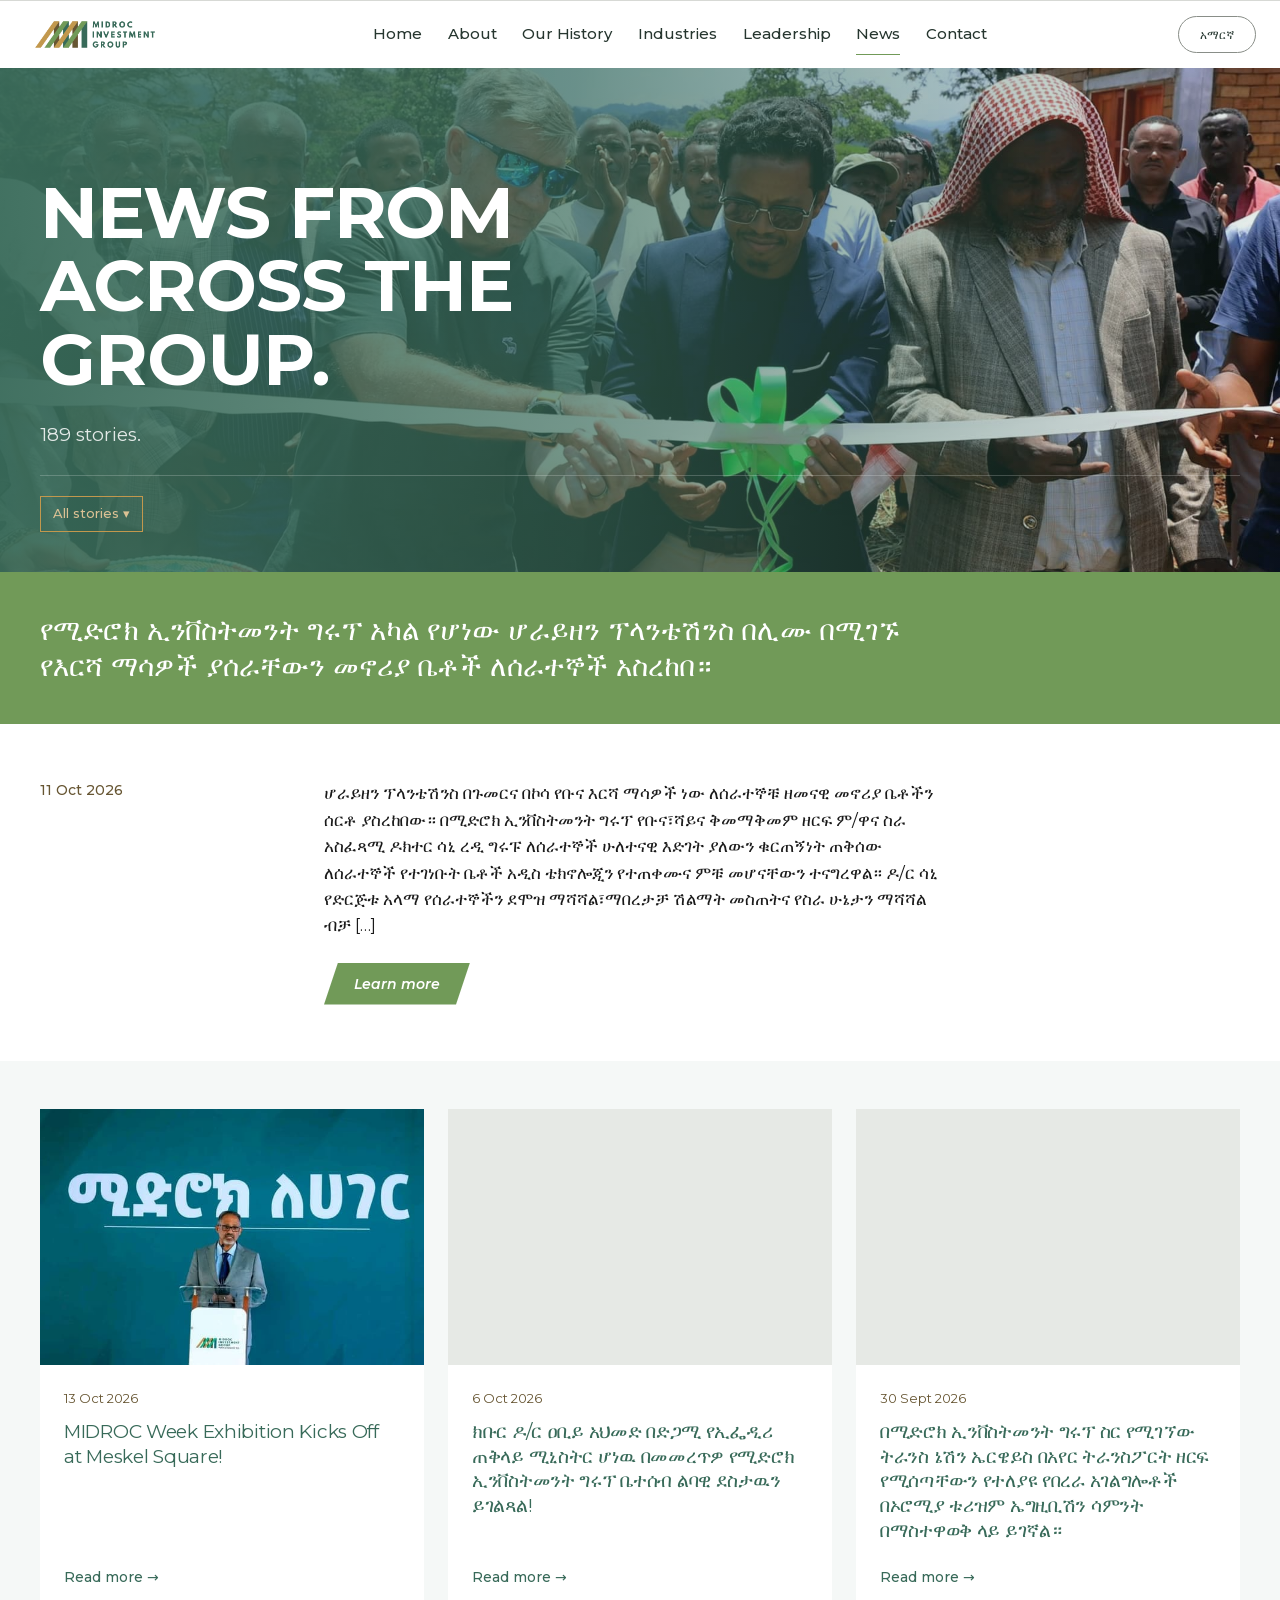
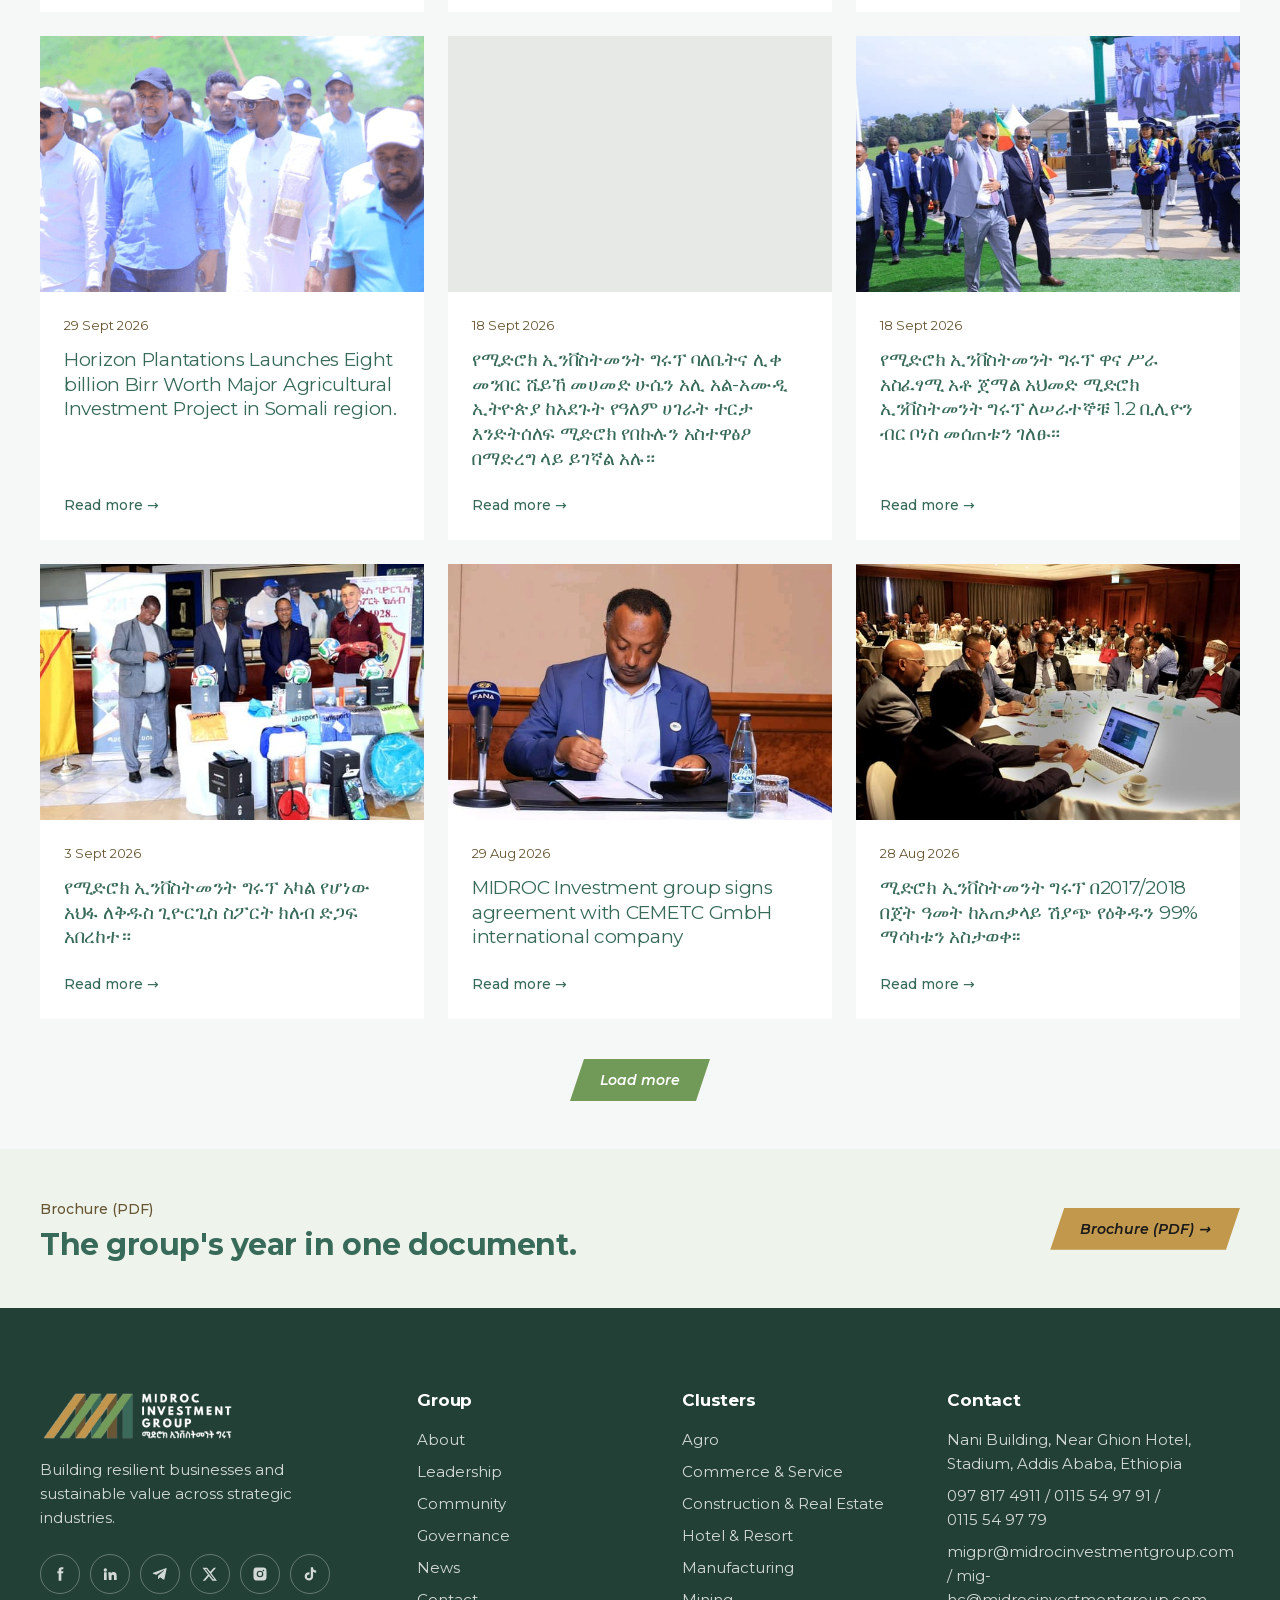
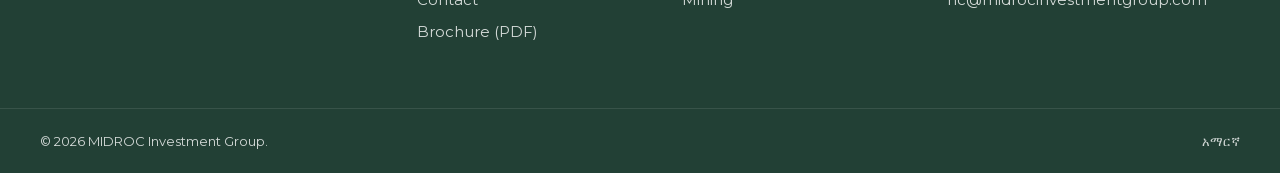
<file: news.html>
<!doctype html>
<html lang="en" class="oTH-8W_variable CkOhJG_variable">
<head>
<meta charset="utf-8">
<meta name="viewport" content="width=device-width, initial-scale=1">
<meta name="theme-color" content="#386a59">
<meta name="description" content="News and stories from MIDROC Investment Group.">
<title>News | MIDROC Investment Group</title>
<link rel="stylesheet" href="assets/live-pages.css">
<link rel="stylesheet" href="assets/shared-site-header.css">

</head>
<body class="flex min-h-screen flex-col">
<header class="site-header news-site-header">
  <div class="header-tools">
    <button class="menu-toggle" aria-expanded="false" aria-controls="main-nav" aria-label="Open navigation"><span></span><span></span><span></span></button>
    <span class="language-chip" aria-label="Current language: English">En</span>
    <div class="header-search" role="search"><svg viewBox="0 0 24 24" aria-hidden="true"><circle cx="10.8" cy="10.8" r="6.8"></circle><path d="m16 16 5 5"></path></svg><input type="search" aria-label="Search MIDROC website"></div>
  </div>
  <a class="brand" href="index.html" aria-label="MIDROC Investment Group home"><img src="assets/midroc-logo.png" alt="MIDROC Investment Group"></a>
  <nav id="main-nav" class="main-nav" aria-label="Main navigation"><a href="index.html">Home</a><a href="about.html">About</a><a href="history.html">Our History</a><a href="businesses.html">Industries</a><a href="people.html">Leadership</a><a class="active" href="news.html" aria-current="page">News</a><a href="contact.html">Contact</a></nav>
  <span class="header-language" aria-label="Amharic language option">አማርኛ</span>
</header><main class="flex-1"><section class="relative overflow-hidden bg-green-dark text-white"><img alt="Sequence 01.00 05 27 04.Still012" decoding="async" data-nimg="fill" class="object-cover" style="position:absolute;height:100%;width:100%;left:0;top:0;right:0;bottom:0;color:transparent" src="assets/live-news-hero.jpg"/><div class="absolute inset-0 bg-[linear-gradient(180deg,rgba(56,106,89,.35)_0%,rgba(56,106,89,.92)_100%)] md:bg-[linear-gradient(90deg,rgba(56,106,89,.95)_0%,rgba(56,106,89,.7)_45%,rgba(56,106,89,.1)_100%)]"></div><div class="hero-h wrap relative flex flex-col justify-end gap-6 pt-10 pb-10"><h1 id="news-hero-title" class="serif m-0 max-w-[13ch] text-[44px] leading-[1.02] font-bold md:text-[72px] uppercase">News from across the group.</h1><p class="m-0 max-w-[520px] text-[17px] leading-relaxed text-white/85 md:text-[19px]">189 stories.</p><div class="flex flex-wrap items-center justify-between gap-x-8 gap-y-4 border-t border-white/20 pt-5"><div class="flex flex-wrap gap-3"><button type="button" class="cursor-pointer self-start border border-gold bg-transparent px-3 py-[7px] text-[13px] font-medium text-tag-dark" id="radix-_R_1c9av5uivb_" aria-haspopup="menu" aria-expanded="false" data-state="closed" data-slot="dropdown-menu-trigger">All stories<!-- --> ▾</button></div></div></div></section><section class="brand-band bg-moss"><div class="wrap py-8 md:py-10"><a lang="am" class="block hover:underline" href="https://midroc-demo.pages.dev/en/news/የሚድሮክ-ኢንቨስትመንት-ግሩፕ-አካል-የሆ-5"><p>የሚድሮክ ኢንቨስትመንት ግሩፕ አካል የሆነው ሆራይዘን ፕላንቴሽንስ በሊሙ በሚገኙ የእርሻ ማሳዎች ያሰራቸውን መኖሪያ ቤቶች ለሰራተኞች አስረከበ።</p></a></div></section><section class="wrap grid items-start gap-x-16 gap-y-5 py-12 md:grid-cols-[220px_minmax(0,1fr)] md:py-14"><span class="text-[14px] font-medium text-hemlock">11 Oct 2026</span><div class="flex max-w-[680px] flex-col items-start gap-6"><p lang="am" class="lead m-0 text-ink">ሆራይዘን ፕላንቴሽንስ በጉመርና በኮሳ የቡና እርሻ ማሳዎች ነው ለሰራተኞቹ ዘመናዊ መኖሪያ ቤቶችን ሰርቶ ያስረከበው። በሚድሮክ ኢንቨስትመንት ግሩፕ የቡና፣ሻይና ቅመማቅመም ዘርፍ ም/ዋና ስራ አስፈጻሚ ዶክተር ሳኒ ረዲ ግሩፑ ለሰራተኞች ሁለተናዊ እድገት ያለውን ቁርጠኝነት ጠቅሰው ለሰራተኞች የተገነቡት ቤቶች አዲስ ቴክኖሎጂን የተጠቀሙና ምቹ መሆናቸውን ተናግረዋል። ዶ/ር ሳኒ የድርጅቱ አላማ የሰራተኞችን ደሞዝ ማሻሻል፣ማበረታቻ ሽልማት መስጠትና የስራ ሁኔታን ማሻሻል ብቻ […]</p><a class="btn" href="https://midroc-demo.pages.dev/en/news/የሚድሮክ-ኢንቨስትመንት-ግሩፕ-አካል-የሆ-5">Learn more</a></div></section><section class="bg-panel"><div class="wrap flex flex-col gap-10 py-12"><div class="grid gap-6 md:grid-cols-3"><a lang="en" class="flex flex-col overflow-hidden bg-white transition-shadow hover:shadow-lg" href="https://midroc-demo.pages.dev/en/news/midroc-week-exhibition-kicks-off-at-meskel-square"><img alt="" loading="lazy" width="1080" height="720" decoding="async" data-nimg="1" class="block aspect-[3/2] w-full object-cover" style="color:transparent" src="assets/live-news-story-1.jpg"/><span class="flex flex-1 flex-col gap-3 p-6"><span class="text-[13px] text-[#675633]">13 Oct 2026</span><b class="serif text-[19px] leading-[1.3] font-normal text-green-dark">MIDROC Week Exhibition Kicks Off at Meskel Square!</b><span class="mt-auto pt-3 text-[14px] font-medium text-green">Read more<!-- --> →</span></span></a><a lang="am" class="flex flex-col overflow-hidden bg-white transition-shadow hover:shadow-lg" href="https://midroc-demo.pages.dev/en/news/ክቡር-ዶ-ር-ዐቢይ-አህመድ-በድጋሚ-የኢፌዲ"><span class="block aspect-[3/2] w-full bg-[#E6E9E5]"></span><span class="flex flex-1 flex-col gap-3 p-6"><span class="text-[13px] text-[#675633]">6 Oct 2026</span><b class="serif text-[19px] leading-[1.3] font-normal text-green-dark">ክቡር ዶ/ር ዐቢይ አህመድ በድጋሚ የኢፌዲሪ ጠቅላይ ሚኒስትር ሆነዉ በመመረጥዎ የሚድሮክ ኢንቨስትመንት ግሩፕ ቤተሰብ ልባዊ ደስታዉን ይገልጻል!</b><span class="mt-auto pt-3 text-[14px] font-medium text-green">Read more<!-- --> →</span></span></a><a lang="am" class="flex flex-col overflow-hidden bg-white transition-shadow hover:shadow-lg" href="https://midroc-demo.pages.dev/en/news/በሚድሮክ-ኢንቨስትመንት-ግሩፕ-ስር-የሚገ-5"><span class="block aspect-[3/2] w-full bg-[#E6E9E5]"></span><span class="flex flex-1 flex-col gap-3 p-6"><span class="text-[13px] text-[#675633]">30 Sept 2026</span><b class="serif text-[19px] leading-[1.3] font-normal text-green-dark">በሚድሮክ ኢንቨስትመንት ግሩፕ ስር የሚገኘው ትራንስ ኔሽን ኤርዌይስ በአየር ትራንስፖርት ዘርፍ የሚሰጣቸውን የተለያዩ የበረራ አገልግሎቶች በኦሮሚያ ቱሪዝም ኤግዚቢሽን ሳምንት በማስተዋወቅ ላይ ይገኛል።</b><span class="mt-auto pt-3 text-[14px] font-medium text-green">Read more<!-- --> →</span></span></a><a lang="en" class="flex flex-col overflow-hidden bg-white transition-shadow hover:shadow-lg" href="https://midroc-demo.pages.dev/en/news/horizon-plantations-launches-eight-billion-birr-worth-major-agricultural-investment-project-in-somali-region"><img alt="" loading="lazy" width="960" height="540" decoding="async" data-nimg="1" class="block aspect-[3/2] w-full object-cover" style="color:transparent" src="assets/live-news-story-2.jpg"/><span class="flex flex-1 flex-col gap-3 p-6"><span class="text-[13px] text-[#675633]">29 Sept 2026</span><b class="serif text-[19px] leading-[1.3] font-normal text-green-dark">Horizon Plantations Launches Eight billion Birr Worth Major Agricultural Investment Project in Somali region.</b><span class="mt-auto pt-3 text-[14px] font-medium text-green">Read more<!-- --> →</span></span></a><a lang="am" class="flex flex-col overflow-hidden bg-white transition-shadow hover:shadow-lg" href="https://midroc-demo.pages.dev/en/news/የሚድሮክ-ኢንቨስትመንት-ግሩፕ-ባለቤት"><span class="block aspect-[3/2] w-full bg-[#E6E9E5]"></span><span class="flex flex-1 flex-col gap-3 p-6"><span class="text-[13px] text-[#675633]">18 Sept 2026</span><b class="serif text-[19px] leading-[1.3] font-normal text-green-dark">‎የሚድሮክ ኢንቨስትመንት ግሩፕ ባለቤትና ሊቀ መንበር ሼይኸ መሀመድ ሁሴን አሊ አል-አሙዲ ኢትዮጵያ ከአደጉት የዓለም ሀገራት ተርታ እንድትሰለፍ ሚድሮክ የበኩሉን አስተዋፅዖ በማድረግ ላይ ይገኛል አሉ።‎</b><span class="mt-auto pt-3 text-[14px] font-medium text-green">Read more<!-- --> →</span></span></a><a lang="am" class="flex flex-col overflow-hidden bg-white transition-shadow hover:shadow-lg" href="https://midroc-demo.pages.dev/en/news/የሚድሮክ-ኢንቨስትመንት-ግሩፕ-ዋና-ሥራ-አ"><img alt="" loading="lazy" width="1280" height="853" decoding="async" data-nimg="1" class="block aspect-[3/2] w-full object-cover" style="color:transparent" src="assets/live-news-story-3.jpg"/><span class="flex flex-1 flex-col gap-3 p-6"><span class="text-[13px] text-[#675633]">18 Sept 2026</span><b class="serif text-[19px] leading-[1.3] font-normal text-green-dark">የሚድሮክ ኢንቨስትመንት ግሩፕ ዋና ሥራ አስፈፃሚ አቶ ጀማል አህመድ ሚድሮክ ኢንቨስትመንት ግሩፕ ለሠራተኞቹ 1.2 ቢሊዮን ብር ቦነስ መሰጠቱን ገለፁ።</b><span class="mt-auto pt-3 text-[14px] font-medium text-green">Read more<!-- --> →</span></span></a><a lang="am" class="flex flex-col overflow-hidden bg-white transition-shadow hover:shadow-lg" href="https://midroc-demo.pages.dev/en/news/የሚድሮክ-ኢንቨስትመንት-ግሩፕ-አካል-የሆ-4"><img alt="" loading="lazy" width="1280" height="720" decoding="async" data-nimg="1" class="block aspect-[3/2] w-full object-cover" style="color:transparent" src="assets/live-news-story-4.jpg"/><span class="flex flex-1 flex-col gap-3 p-6"><span class="text-[13px] text-[#675633]">3 Sept 2026</span><b class="serif text-[19px] leading-[1.3] font-normal text-green-dark">የሚድሮክ ኢንቨስትመንት ግሩፕ አካል የሆነው አህፋ ለቅዱስ ጊዮርጊስ ስፖርት ክለብ ድጋፍ አበረከተ።</b><span class="mt-auto pt-3 text-[14px] font-medium text-green">Read more<!-- --> →</span></span></a><a lang="en" class="flex flex-col overflow-hidden bg-white transition-shadow hover:shadow-lg" href="https://midroc-demo.pages.dev/en/news/በሚድሮክ-ኢንቨስትመንት-ግሩፕ-ስር-የሚገ-4"><img alt="" loading="lazy" width="1079" height="720" decoding="async" data-nimg="1" class="block aspect-[3/2] w-full object-cover" style="color:transparent" src="assets/live-news-story-5.jpg"/><span class="flex flex-1 flex-col gap-3 p-6"><span class="text-[13px] text-[#675633]">29 Aug 2026</span><b class="serif text-[19px] leading-[1.3] font-normal text-green-dark">MIDROC Investment group signs agreement with CEMETC GmbH international company</b><span class="mt-auto pt-3 text-[14px] font-medium text-green">Read more<!-- --> →</span></span></a><a lang="am" class="flex flex-col overflow-hidden bg-white transition-shadow hover:shadow-lg" href="https://midroc-demo.pages.dev/en/news/ሚድሮክ-ኢንቨስትመንት-ግሩፕ-በ2017-2018-በጀት-ዓ-2"><img alt="" loading="lazy" width="8192" height="5464" decoding="async" data-nimg="1" class="block aspect-[3/2] w-full object-cover" style="color:transparent" src="assets/live-news-story-6.jpg"/><span class="flex flex-1 flex-col gap-3 p-6"><span class="text-[13px] text-[#675633]">28 Aug 2026</span><b class="serif text-[19px] leading-[1.3] font-normal text-green-dark">ሚድሮክ ኢንቨስትመንት ግሩፕ በ2017/2018 በጀት ዓመት ከአጠቃላይ ሽያጭ የዕቅዱን 99% ማሳካቱን አስታወቀ፡፡</b><span class="mt-auto pt-3 text-[14px] font-medium text-green">Read more<!-- --> →</span></span></a></div><a class="btn self-center border-green bg-green text-white" href="https://midroc-demo.pages.dev/en/news?n=18">Load more</a></div></section><section class="bg-[#eef3eb] text-green-dark"><div class="wrap flex flex-wrap items-center justify-between gap-x-20 gap-y-6 py-12"><div><span class="tag !text-gold-dark"><i style="background:#c2984d"></i>Brochure (PDF)</span><h2 class="serif mt-2 mb-0 text-[26px] leading-[1.05] md:text-[30px]">The group&#x27;s year in one document.</h2></div><a href="https://midroc-demo.pages.dev/api/brochure" class="btn btn-gold">Brochure (PDF)<!-- --> →</a></div></section></main><footer class="bg-[#224035] text-[15px] leading-6 text-white/80"><div class="wrap grid gap-10 pt-20 pb-16 md:grid-cols-[1.5fr_1fr_1fr_1.3fr]"><div><img src="assets/live-logo-white.png" alt="MIDROC Investment Group" class="mb-4 block h-[54px] w-auto"/><p class="m-0 max-w-[320px]">Building resilient businesses and sustainable value across strategic industries.</p><div class="mt-6 flex flex-wrap gap-2.5"><a href="https://www.facebook.com/110005684872662/" target="_blank" rel="noopener" aria-label="Facebook" class="grid h-10 w-10 place-items-center rounded-full border border-white/30 text-white hover:bg-white/10"><svg viewBox="0 0 24 24" fill="currentColor" class="h-4 w-4" aria-hidden="true"><path d="M14 8V6.2c0-.8.2-1.2 1.4-1.2H17V2h-2.6C11.3 2 10 3.5 10 6v2H8v3h2v11h4V11h2.7l.3-3z"></path></svg></a><a href="https://www.linkedin.com/company/midroc-investment-group" target="_blank" rel="noopener" aria-label="LinkedIn" class="grid h-10 w-10 place-items-center rounded-full border border-white/30 text-white hover:bg-white/10"><svg viewBox="0 0 24 24" fill="currentColor" class="h-4 w-4" aria-hidden="true"><path d="M4.98 3.5a2.5 2.5 0 1 1 0 5 2.5 2.5 0 0 1 0-5zM3 9.5h4V21H3zM9.5 9.5h3.8v1.6h.1c.5-1 1.8-2 3.8-2 4 0 4.8 2.6 4.8 6V21h-4v-5.1c0-1.2 0-2.8-1.7-2.8s-2 1.3-2 2.7V21h-4z"></path></svg></a><a href="https://t.me/MIDROCInvestment_Group" target="_blank" rel="noopener" aria-label="Telegram" class="grid h-10 w-10 place-items-center rounded-full border border-white/30 text-white hover:bg-white/10"><svg viewBox="0 0 24 24" fill="currentColor" class="h-4 w-4" aria-hidden="true"><path d="M21.9 4.3 18.7 19.5c-.2 1-.9 1.3-1.7.8l-4.8-3.5-2.3 2.2c-.3.3-.5.5-1 .5l.3-4.9 8.9-8c.4-.3-.1-.5-.6-.2l-11 6.9-4.7-1.5c-1-.3-1-1 .2-1.5l18.5-7.1c.9-.3 1.6.2 1.4 1.1z"></path></svg></a><a href="https://x.com/MidrocGroup" target="_blank" rel="noopener" aria-label="X" class="grid h-10 w-10 place-items-center rounded-full border border-white/30 text-white hover:bg-white/10"><svg viewBox="0 0 24 24" fill="currentColor" class="h-4 w-4" aria-hidden="true"><path d="M17.8 2.5h3.3l-7.2 8.2 8.5 11.3h-6.7l-5.2-6.8-6 6.8H1.2l7.7-8.8L.8 2.5h6.8l4.7 6.2zm-1.2 17.5h1.8L6.6 4.4H4.6z"></path></svg></a><a href="https://www.instagram.com/midrocgroup" target="_blank" rel="noopener" aria-label="Instagram" class="grid h-10 w-10 place-items-center rounded-full border border-white/30 text-white hover:bg-white/10"><svg viewBox="0 0 24 24" fill="currentColor" class="h-4 w-4" aria-hidden="true"><path d="M12 2.2c3.2 0 3.6 0 4.8.1 3.3.1 4.8 1.7 4.9 4.9.1 1.3.1 1.6.1 4.8s0 3.6-.1 4.8c-.1 3.2-1.7 4.8-4.9 4.9-1.3.1-1.6.1-4.8.1s-3.6 0-4.8-.1c-3.3-.1-4.8-1.7-4.9-4.9C2.2 15.6 2.2 15.2 2.2 12s0-3.6.1-4.8C2.4 3.9 3.9 2.4 7.2 2.3 8.4 2.2 8.8 2.2 12 2.2zM12 7a5 5 0 1 0 0 10 5 5 0 0 0 0-10zm0 8.2a3.2 3.2 0 1 1 0-6.4 3.2 3.2 0 0 1 0 6.4zm5.2-9.6a1.2 1.2 0 1 0 0 2.4 1.2 1.2 0 0 0 0-2.4z"></path></svg></a><a href="https://www.tiktok.com/@midrocinvestmentgroup" target="_blank" rel="noopener" aria-label="TikTok" class="grid h-10 w-10 place-items-center rounded-full border border-white/30 text-white hover:bg-white/10"><svg viewBox="0 0 24 24" fill="currentColor" class="h-4 w-4" aria-hidden="true"><path d="M16.6 2h-3.4v13.6a2.9 2.9 0 1 1-2.9-2.9c.3 0 .6 0 .9.1V9.3a6.3 6.3 0 1 0 5.4 6.3V8.7a7.9 7.9 0 0 0 4.6 1.5V6.8a4.6 4.6 0 0 1-4.6-4.8z"></path></svg></a></div></div><div><h4 class="serif m-0 mb-4 text-[17px] font-bold text-white">Group</h4><ul class="m-0 grid list-none gap-2 p-0"><li><a class="hover:!text-white" href="about.html">About</a></li><li><a class="hover:!text-white" href="people.html">Leadership</a></li><li><a class="hover:!text-white" href="community.html">Community</a></li><li><a class="hover:!text-white" href="governance.html">Governance</a></li><li><a class="hover:!text-white" href="news.html">News</a></li><li><a class="hover:!text-white" href="contact.html">Contact</a></li><li><a href="https://midroc-demo.pages.dev/api/brochure" class="hover:!text-white">Brochure (PDF)</a></li></ul></div><div><h4 class="serif m-0 mb-4 text-[17px] font-bold text-white">Clusters</h4><ul class="m-0 grid list-none gap-2 p-0"><li><a class="hover:!text-white" href="industry-agriculture.html">Agro</a></li><li><a class="hover:!text-white" href="industry-commerce.html">Commerce &amp; Service</a></li><li><a class="hover:!text-white" href="industry-construction.html">Construction &amp; Real Estate</a></li><li><a class="hover:!text-white" href="industry-hotels.html">Hotel &amp; Resort</a></li><li><a class="hover:!text-white" href="industry-manufacturing.html">Manufacturing</a></li><li><a class="hover:!text-white" href="industry-mining.html">Mining</a></li></ul></div><div><h4 class="serif m-0 mb-4 text-[17px] font-bold text-white">Contact</h4><ul class="m-0 grid list-none gap-2 p-0 [overflow-wrap:anywhere]"><li><a href="https://www.google.com/maps/dir/?api=1&amp;destination=Nani%20Building%2C%20Near%20Ghion%20Hotel%2C%20Stadium%2C%20Addis%20Ababa%2C%20Ethiopia" target="_blank" rel="noopener noreferrer" class="hover:underline">Nani Building, Near Ghion Hotel, Stadium, Addis Ababa, Ethiopia</a></li><li><span class="whitespace-nowrap"><a href="tel:0978174911" class="hover:!text-white">097 817 4911</a></span> / <span class="whitespace-nowrap"><a href="tel:0115549791" class="hover:!text-white">0115 54 97 91</a></span> / <span class="whitespace-nowrap"><a href="tel:0115549779" class="hover:!text-white">0115 54 97 79</a></span></li><li><span><a href="mailto:migpr@midrocinvestmentgroup.com" class="hover:!text-white">migpr@midrocinvestmentgroup.com</a></span><span> / <a href="mailto:mig-hc@midrocinvestmentgroup.com" class="hover:!text-white">mig-hc@midrocinvestmentgroup.com</a></span></li></ul></div></div><div class="wrap flex flex-wrap justify-between gap-3 border-t border-white/10 py-5 text-[13px]"><span>© <!-- -->2026<!-- --> <!-- -->MIDROC Investment Group<!-- -->.</span><span class="hover:!text-white"><a hrefLang="am" lang="am" aria-label="አማርኛ" href="https://midroc-demo.pages.dev/am/news">አማርኛ</a></span></div></footer>
<script>
(() => {
  const menuButton = document.querySelector('.menu-toggle');
  const nav = document.querySelector('.main-nav');
  menuButton?.addEventListener('click', () => {
    const open = nav?.classList.toggle('open') || false;
    menuButton.setAttribute('aria-expanded', String(open));
    menuButton.setAttribute('aria-label', open ? 'Close navigation' : 'Open navigation');
  });
  nav?.querySelectorAll('a').forEach((link) => link.addEventListener('click', () => {
    nav.classList.remove('open');
    menuButton?.setAttribute('aria-expanded', 'false');
    menuButton?.setAttribute('aria-label', 'Open navigation');
  }));
  const form = document.querySelector('[data-contact-form]');
  form?.addEventListener('submit', (event) => {
    event.preventDefault();
    const values = new FormData(form);
    const subject = encodeURIComponent('MIDROC website enquiry: ' + values.get('subject'));
    const lines = ['Name: ' + values.get('name'), 'Email: ' + values.get('email'), 'Phone: ' + (values.get('phone') || ''), '', String(values.get('message') || '')];
    window.location.href = 'mailto:migpr@midrocinvestmentgroup.com?subject=' + subject + '&body=' + encodeURIComponent(lines.join('\n'));
  });
})();
</script>
<script src="news-editor.js"></script>
</body>
</html>
</file>
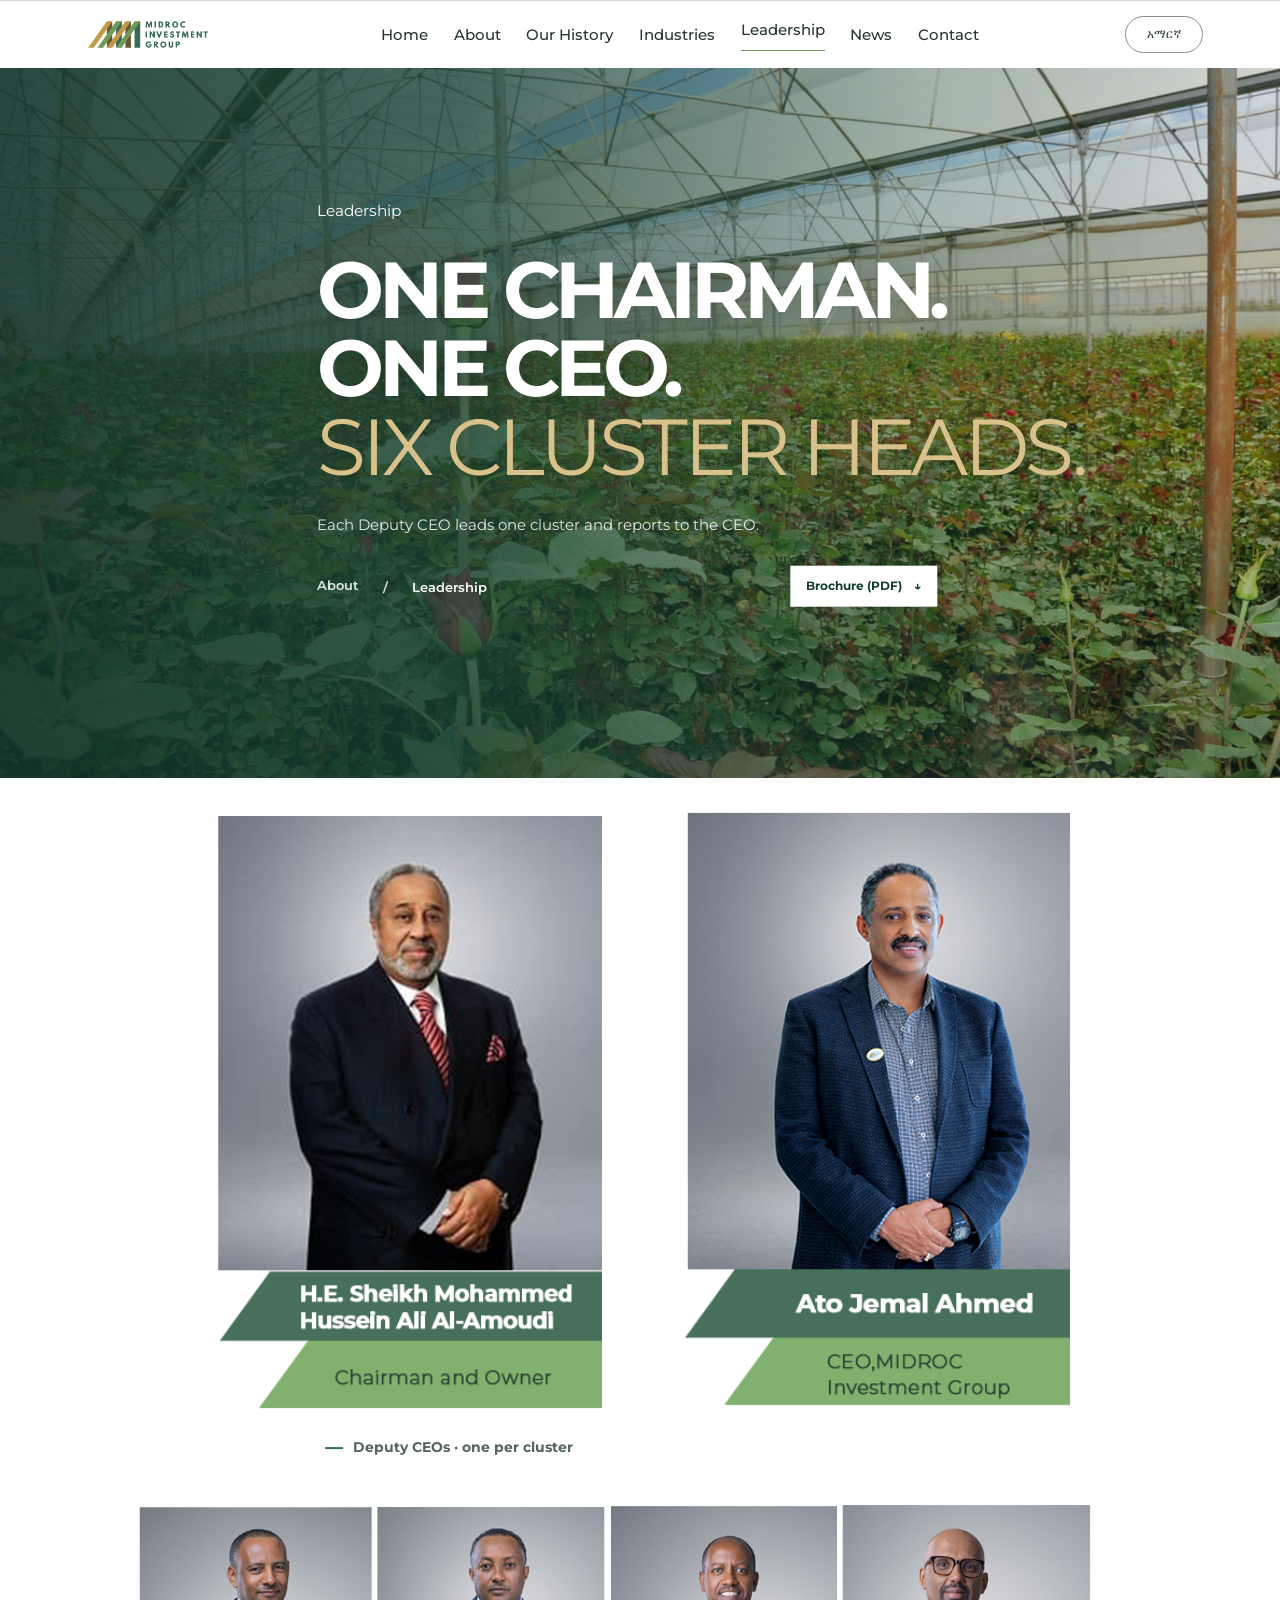
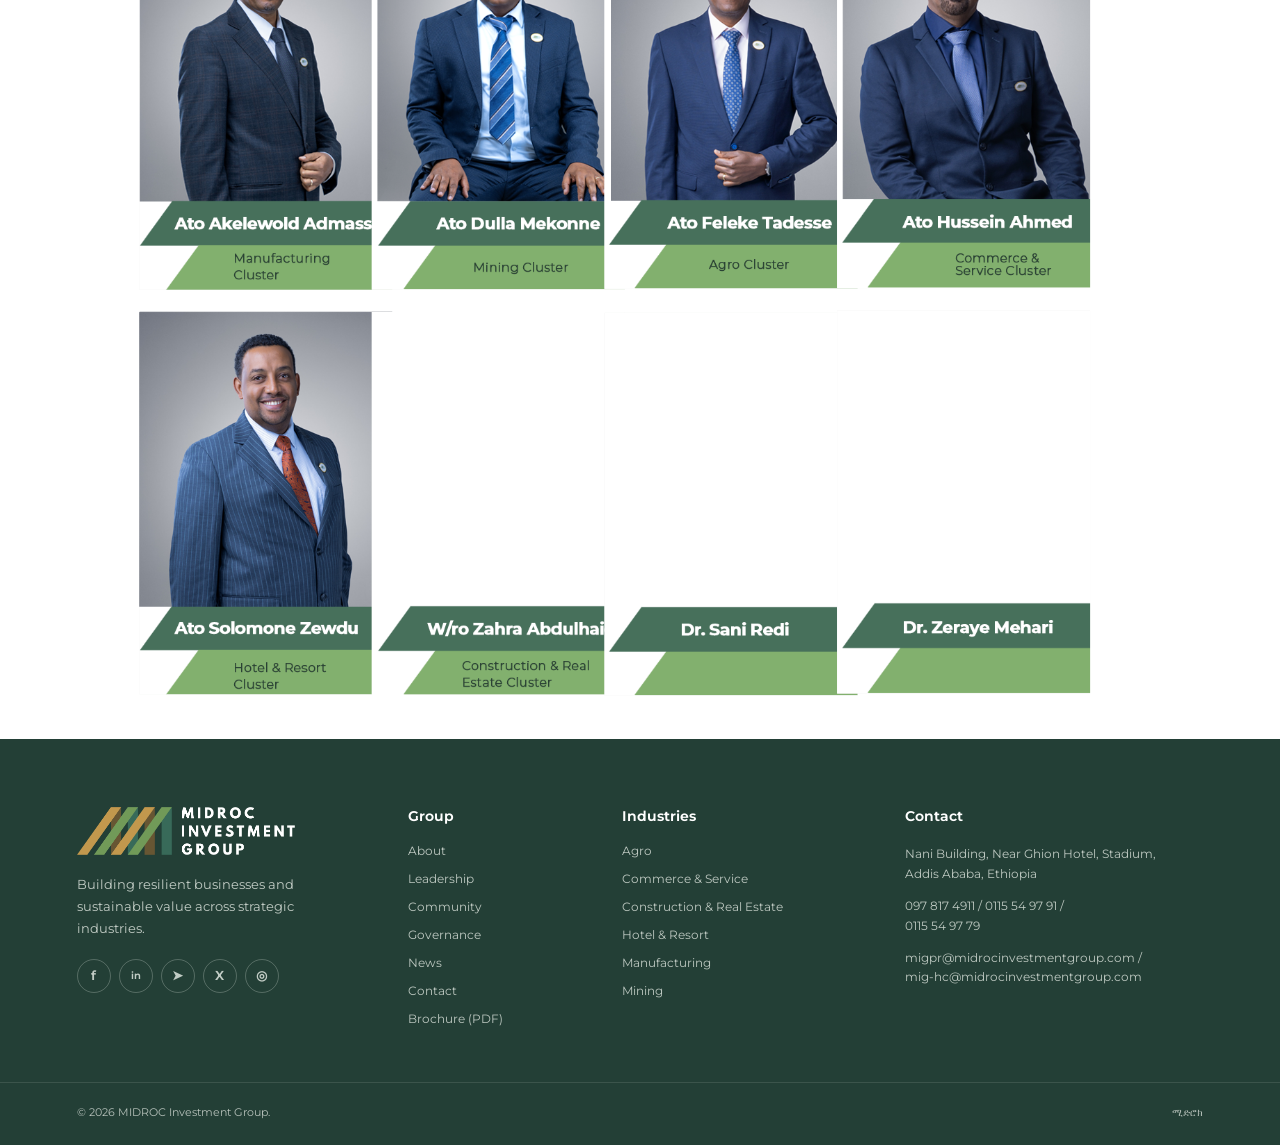
<file: people.html>
<!doctype html>
<html lang="en">
<head>
  <meta charset="utf-8"><meta name="viewport" content="width=device-width, initial-scale=1"><meta name="theme-color" content="#386a59">
  <meta name="description" content="Meet the chairman, CEO and cluster leadership of MIDROC Investment Group.">
  <title>Leadership | MIDROC Investment Group</title><link rel="stylesheet" href="styles.css">
</head>
<body>
  <header class="site-header">
    <div class="header-tools"><button class="menu-toggle" aria-expanded="false" aria-controls="main-nav" aria-label="Open navigation"><span></span><span></span><span></span></button><span class="language-chip" aria-label="Current language: English">En</span><div class="header-search" role="search"><svg viewBox="0 0 24 24" aria-hidden="true"><circle cx="10.8" cy="10.8" r="6.8"></circle><path d="m16 16 5 5"></path></svg><input type="search" aria-label="Search MIDROC website"></div></div>
    <a class="brand" href="index.html" aria-label="MIDROC Investment Group home"><img src="assets/midroc-logo.png" alt="MIDROC Investment Group"></a>
    <nav id="main-nav" class="main-nav" aria-label="Main navigation"><a href="index.html">Home</a><a href="about.html">About</a><a href="history.html">Our History</a><a href="businesses.html">Industries</a><a class="active" href="people.html">Leadership</a><a href="news.html">News</a><a href="contact.html">Contact</a></nav><span class="header-language" aria-label="Amharic language option">አማርኛ</span>
  </header>
  <main class="leadership-page">
    <section class="leadership-masthead home-hero">
      <div class="hero-image" role="img" aria-label="MIDROC businesses and operations in Ethiopia"></div>
      <div class="hero-shade"></div>
      <div class="hero-content leadership-hero-content page-reveal">
        <p class="eyebrow eyebrow-light"><span></span> Leadership</p>
        <h1>One Chairman.<br>One CEO.<br><em>Six Cluster Heads.</em></h1>
        <p class="hero-copy">Each Deputy CEO leads one cluster and reports to the CEO.</p>
        <div class="leadership-hero-links"><nav aria-label="Breadcrumb"><a href="about.html">About</a><span aria-hidden="true">/</span><span aria-current="page">Leadership</span></nav><a class="leadership-brochure" href="https://midroc-demo.pages.dev/api/brochure" target="_blank" rel="noreferrer">Brochure (PDF) <span aria-hidden="true">↓</span></a></div>
      </div>
      <div class="hero-brand-mark" aria-hidden="true">M</div>
    </section>
    <section class="leadership-principals" id="group-leadership">
      <div class="principal-desktop-grid" aria-label="Chairman and CEO profiles">
        <div class="principal-desktop-card" role="img" aria-label="H.E. Sheikh Mohammed Hussein Ali Al-Amoudi, Chairman and Owner" style="--leader-art:url('assets/Leadership-one.png');--leader-position:37% 71%"></div>
        <div class="principal-desktop-card" role="img" aria-label="Ato Jemal Ahmed, CEO, MIDROC Investment Group" style="--leader-art:url('assets/Leadership-one.png');--leader-position:66% 71%;translate:0px -3.1px"></div>
      </div>
      <div class="principals-mobile-grid" aria-label="Chairman and CEO profiles">
        <div class="principal-mobile-card" role="img" aria-label="H.E. Sheikh Mohammed Hussein Ali Al-Amoudi, Chairman and Owner" style="--leader-art:url('assets/Leadership-one.png');--leader-position:37% 71%"></div>
        <div class="principal-mobile-card" role="img" aria-label="Ato Jemal Ahmed, CEO, MIDROC Investment Group" style="--leader-art:url('assets/Leadership-one.png');--leader-position:66% 71%"></div>
      </div>
    </section>
    <section class="leadership-clusters" id="cluster-leadership">
      <div class="leadership-clusters-wrap">
        <h2 class="leadership-clusters-label" style="translate:248.1px -29.9px"><span aria-hidden="true"></span> Deputy CEOs · one per cluster</h2>
        <div class="deputy-desktop-grid" aria-label="Deputy CEOs, first row" style="translate:-28.4px 0px">
          <div class="deputy-desktop-card" role="img" aria-label="Ato Akalewold Admassu, Deputy CEO, Manufacturing Cluster" style="--leader-art:url('assets/Leadership.png');--leader-position:6% 71%;translate:90.6px -2.3px"></div>
          <div class="deputy-desktop-card" role="img" aria-label="Ato Dulla Mekonne, Deputy CEO, Mining Cluster" style="--leader-art:url('assets/Leadership.png');--leader-position:37% 71%;translate:32.2px -2.3px"></div>
          <div class="deputy-desktop-card" role="img" aria-label="Ato Feleke Tadesse, Deputy CEO, Agro Cluster" style="--leader-art:url('assets/Leadership.png');--leader-position:66% 71%;translate:-26.1px -3.1px"></div>
          <div class="deputy-desktop-card" role="img" aria-label="Ato Hussein Ahmed, Deputy CEO, Commerce and Service Cluster" style="--leader-art:url('assets/Leadership.png');--leader-position:96% 71%;translate:-84.5px -3.9px"></div>
        </div>
        <div class="deputy-desktop-grid" aria-label="Deputy CEOs, second row" style="translate:-28.4px 0px">
          <div class="deputy-desktop-card" role="img" aria-label="Ato Solomone Zewdu, Deputy CEO, Hotel and Resort Cluster" style="--leader-art:url('assets/Leadership-2.png');--leader-position:6% 71%;translate:90.6px -0.8px"></div>
          <div class="deputy-desktop-card" role="img" aria-label="W/ro Zahra Abdulhaidi, Deputy CEO, Construction and Real Estate Cluster" style="--leader-art:url('assets/Leadership-2.png');--leader-position:37% 71%;translate:32.2px 0px"></div>
          <div class="deputy-desktop-card" role="img" aria-label="Dr. Sani Redi, Deputy CEO" style="--leader-art:url('assets/Leadership-2.png');--leader-position:66% 71%;translate:-26.1px 0.8px"></div>
          <div class="deputy-desktop-card" role="img" aria-label="Dr. Zeraye Mehari, Deputy CEO" style="--leader-art:url('assets/Leadership-2.png');--leader-position:96% 71%;translate:-84.5px -1.5px"></div>
        </div>
        <div class="deputy-mobile-grid" aria-label="Deputy CEO profiles">
          <div class="deputy-mobile-card" role="img" aria-label="Ato Akalewold Admassu, Deputy CEO, Manufacturing Cluster" style="--leader-art:url('assets/Leadership.png');--leader-position:6% 71%"></div>
          <div class="deputy-mobile-card" role="img" aria-label="Ato Dulla Mekonne, Deputy CEO, Mining Cluster" style="--leader-art:url('assets/Leadership.png');--leader-position:37% 71%"></div>
          <div class="deputy-mobile-card" role="img" aria-label="Ato Feleke Tadesse, Deputy CEO, Agro Cluster" style="--leader-art:url('assets/Leadership.png');--leader-position:66% 71%"></div>
          <div class="deputy-mobile-card" role="img" aria-label="Ato Hussein Ahmed, Deputy CEO, Commerce and Service Cluster" style="--leader-art:url('assets/Leadership.png');--leader-position:96% 71%"></div>
          <div class="deputy-mobile-card" role="img" aria-label="Ato Solomone Zewdu, Deputy CEO, Hotel and Resort Cluster" style="--leader-art:url('assets/Leadership-2.png');--leader-position:6% 71%"></div>
          <div class="deputy-mobile-card" role="img" aria-label="W/ro Zahra Abdulhaidi, Deputy CEO, Construction and Real Estate Cluster" style="--leader-art:url('assets/Leadership-2.png');--leader-position:37% 71%"></div>
          <div class="deputy-mobile-card" role="img" aria-label="Dr. Sani Redi, Deputy CEO" style="--leader-art:url('assets/Leadership-2.png');--leader-position:66% 71%"></div>
          <div class="deputy-mobile-card" role="img" aria-label="Dr. Zeraye Mehari, Deputy CEO" style="--leader-art:url('assets/Leadership-2.png');--leader-position:96% 71%"></div>
        </div>
      </div>
    </section>
  </main>
  <footer class="site-footer"><div class="footer-main">
    <div class="footer-brand-column"><a class="footer-lockup" href="index.html" aria-label="MIDROC Investment Group home"><img class="footer-logo" src="assets/midroc-logo-footer.png" alt="MIDROC Investment Group"></a><p class="footer-description">Building resilient businesses and sustainable value across strategic industries.</p><div class="footer-socials" role="group" aria-label="Social media"><a class="footer-social-icon" href="https://www.facebook.com/110005684872662/" aria-label="Facebook" target="_blank" rel="noreferrer">f</a><a class="footer-social-icon footer-linkedin" href="https://www.linkedin.com/company/midroc-investment-group" aria-label="LinkedIn" target="_blank" rel="noreferrer">in</a><a class="footer-social-icon" href="https://t.me/MIDROCInvestment_Group" aria-label="Telegram" target="_blank" rel="noreferrer">➤</a><a class="footer-social-icon" href="https://x.com/MidrocGroup" aria-label="X" target="_blank" rel="noreferrer">X</a><a class="footer-social-icon" href="https://www.instagram.com/midrocgroup" aria-label="Instagram" target="_blank" rel="noreferrer">◎</a></div></div>
    <nav class="footer-column" aria-label="Group links"><h2>Group</h2><a href="about.html">About</a><a href="people.html">Leadership</a><a href="community.html">Community</a><a href="governance.html">Governance</a><a href="news.html">News</a><a href="contact.html">Contact</a><a href="https://midroc-demo.pages.dev/api/brochure" target="_blank" rel="noreferrer">Brochure (PDF)</a></nav>
    <nav class="footer-column" aria-label="Business industries"><h2>Industries</h2><a href="industry-agriculture.html">Agro</a><a href="industry-commerce.html">Commerce &amp; Service</a><a href="industry-construction.html">Construction &amp; Real Estate</a><a href="industry-hotels.html">Hotel &amp; Resort</a><a href="industry-manufacturing.html">Manufacturing</a><a href="industry-mining.html">Mining</a></nav>
    <div class="footer-column footer-contact"><h2>Contact</h2><address>Nani Building, Near Ghion Hotel, Stadium,<br>Addis Ababa, Ethiopia</address><a href="tel:0978174911">097 817 4911 / 0115 54 97 91 /<br>0115 54 97 79</a><a href="mailto:migpr@midrocinvestmentgroup.com">migpr@midrocinvestmentgroup.com /<br>mig-hc@midrocinvestmentgroup.com</a></div>
  </div><div class="footer-bottom"><small>© 2026 MIDROC Investment Group.</small><span lang="am">ሚድሮክ</span></div></footer>
  <script src="script.js"></script>
</body>
</html>
</file>
<file: styles.css>
@font-face{font-family:Montserrat;src:url("assets/montserrat-variable.ttf") format("truetype");font-weight:100 900;font-style:normal;font-display:swap}
:root{--mineral:#386a59;--moss:#719a58;--camel:#c2984d;--hemlock:#675633;--ink:#153d34;--paper:#f7f7f1;--white:#fff;--line:rgba(21,61,52,.16);--gutter:clamp(22px,6vw,96px);--serif:Georgia,"Times New Roman",serif}
*{box-sizing:border-box}html{scroll-behavior:smooth}body{margin:0;background:var(--paper);color:var(--ink);font-family:Montserrat,Arial,sans-serif;font-size:15px;line-height:1.55;-webkit-font-smoothing:antialiased}a{color:inherit;text-decoration:none}img{display:block;max-width:100%}.preview-bar{height:30px;display:flex;align-items:center;justify-content:space-between;padding:0 var(--gutter);background:var(--mineral);color:rgba(255,255,255,.82);font-size:9px;letter-spacing:.12em;text-transform:uppercase}.preview-bar span:first-child{color:#e8cd94}.site-header{height:88px;display:flex;align-items:center;gap:34px;padding:0 var(--gutter);background:#fff;position:relative;z-index:5;border-bottom:1px solid rgba(21,61,52,.08)}.brand{display:block;flex-shrink:0;width:196px}.brand img{width:100%;height:auto}.main-nav{display:flex;gap:clamp(18px,3.1vw,48px);align-items:center;margin-left:auto}.main-nav a,.language-link{font-size:11px;font-weight:600;letter-spacing:.015em;color:#52665d;transition:color .2s}.main-nav a:hover,.main-nav a.active,.language-link:hover{color:var(--mineral)}.main-nav a.active:after{content:"";height:2px;background:var(--camel);display:block;margin-top:8px}.language-link{border-left:1px solid var(--line);padding-left:25px}.menu-toggle{display:none}
.home-hero{height:min(710px,76vw);min-height:570px;position:relative;display:flex;align-items:center;overflow:hidden;background:var(--mineral);color:var(--white)}.hero-image,.hero-shade{position:absolute;inset:0}.hero-image{background-image:url("assets/business-1.jpg");background-size:cover;background-position:center 45%;transform:scale(1.015)}.hero-shade{background:linear-gradient(90deg,rgba(16,52,43,.88) 0%,rgba(22,64,52,.77) 36%,rgba(31,72,54,.34) 73%,rgba(21,49,39,.12) 100%),linear-gradient(0deg,rgba(12,38,31,.38),transparent 50%)}.hero-content{position:relative;z-index:1;padding:0 var(--gutter);width:min(810px,75%);margin-top:-8px}.eyebrow{display:flex;align-items:center;gap:12px;margin:0 0 22px;color:var(--moss);font-size:10px;font-weight:700;letter-spacing:.18em;text-transform:uppercase}.eyebrow span{width:27px;height:2px;background:var(--camel);display:inline-block}.eyebrow-light{color:rgba(255,255,255,.76)}h1,h2,h3,p{margin-top:0}.home-hero h1{font-size:clamp(54px,7.1vw,104px);line-height:.99;letter-spacing:-.067em;font-weight:600;margin:0 0 27px;text-shadow:0 3px 26px rgba(0,0,0,.2)}.home-hero h1 em,.section-heading h2 em,.news-masthead h2 em,.governance h2 em,.contact-cta h2 em{font-family:var(--serif);font-weight:400;letter-spacing:-.055em}.hero-copy{max-width:500px;color:rgba(255,255,255,.88);font-size:15px;line-height:1.8;margin:0 0 28px}.button{display:inline-flex;align-items:center;justify-content:space-between;gap:32px;min-height:49px;padding:0 20px;font-size:11px;font-weight:700;transition:transform .2s,background .2s,color .2s}.button:hover{transform:translateY(-2px)}.button-light{color:var(--ink);background:var(--white)}.button-light:hover{background:#f1e5c8}.button span{font-size:16px;color:var(--moss)}.hero-index{position:absolute;bottom:34px;left:var(--gutter);display:flex;align-items:center;gap:14px;color:rgba(255,255,255,.75);font-size:10px;letter-spacing:.11em;text-transform:uppercase}.hero-index span:first-child{color:#e6c988}.hero-index i{width:82px;height:1px;background:rgba(255,255,255,.48)}.hero-brand-mark{position:absolute;right:var(--gutter);bottom:-.35em;font-size:clamp(160px,24vw,360px);font-weight:700;line-height:1;color:rgba(255,255,255,.06);letter-spacing:-.12em}
.intro-strip{display:grid;grid-template-columns:1.05fr 1.1fr .85fr;align-items:center;gap:32px;padding:38px var(--gutter);background:#efefe7;border-bottom:1px solid var(--line)}.intro-strip p{margin:0;font-family:var(--serif);font-size:24px;line-height:1.2}.intro-strip p strong{font-weight:400;color:var(--moss)}.intro-strip .intro-note{font-family:Montserrat,sans-serif;font-size:12px;line-height:1.75;color:#63766d;max-width:430px}.text-link{display:inline-flex;align-items:center;gap:20px;width:max-content;font-size:11px;font-weight:700;border-bottom:1px solid var(--camel);padding:0 0 8px}.text-link span{font-size:16px;color:var(--moss)}
.section-pad{padding:104px var(--gutter)}.clusters{background:#fbfbf8}.section-heading{display:flex;justify-content:space-between;align-items:end;gap:40px;margin-bottom:43px}.section-heading h2,.governance h2{font-size:clamp(40px,5vw,67px);line-height:1.07;letter-spacing:-.065em;font-weight:600;margin:0}.section-heading h2 em,.governance h2 em{color:var(--moss)}.section-aside{width:300px;padding-bottom:6px}.section-aside p{font-size:12px;line-height:1.8;color:#6a7b72;margin:0 0 18px}.cluster-grid{display:grid;grid-template-columns:repeat(3,1fr);gap:15px;align-items:start}.cluster-card{position:relative;display:block;aspect-ratio:1.2/1;overflow:hidden;background:var(--mineral);color:white;isolation:isolate}.cluster-card.cluster-tall{aspect-ratio:1.2/1.13;margin-top:34px}.cluster-card:before{content:"";position:absolute;inset:0;z-index:1;background:linear-gradient(0deg,rgba(13,38,32,.85),rgba(13,38,32,.08) 66%);transition:background .35s}.cluster-card img{width:100%;height:100%;object-fit:cover;transition:transform .55s,filter .35s}.cluster-card:hover img{transform:scale(1.055);filter:saturate(1.08)}.cluster-card:hover:before{background:linear-gradient(0deg,rgba(13,38,32,.92),rgba(13,38,32,.15) 75%)}.cluster-number{position:absolute;top:18px;left:20px;z-index:2;padding:6px 10px;border:1px solid rgba(255,255,255,.5);font-size:8px;letter-spacing:.14em}.cluster-label{position:absolute;left:22px;right:18px;bottom:20px;z-index:2;display:grid;grid-template-columns:30px 1fr;column-gap:12px;align-items:end}.cluster-label small{grid-row:1/3;color:#e4c887;font-size:9px;letter-spacing:.12em;padding-bottom:3px}.cluster-label strong{font-size:clamp(19px,2.25vw,30px);line-height:1.08;font-weight:600;letter-spacing:-.045em}.cluster-label>span{grid-column:2;display:flex;justify-content:space-between;align-items:center;margin-top:8px;color:rgba(255,255,255,.76);font-size:9px;letter-spacing:.03em}.cluster-label b{font-size:16px;color:#e5c989;font-weight:400}.stats-row{display:grid;grid-template-columns:repeat(3,1fr);margin-top:60px;padding:26px 0 0;border-top:1px solid var(--line)}.stats-row div{display:flex;align-items:baseline;gap:16px;padding:0 28px;border-left:1px solid var(--line)}.stats-row div:first-child{border-left:0;padding-left:0}.stats-row strong{font-family:var(--serif);font-weight:400;font-size:clamp(38px,5vw,62px);letter-spacing:-.06em}.stats-row strong span{color:var(--camel)}.stats-row div>span{font-size:11px;color:#6f7e75}
.about-band{position:relative;display:grid;grid-template-columns:1fr .95fr;align-items:center;gap:7%;padding:75px var(--gutter);background:var(--moss);color:#fff;overflow:hidden}.about-band:before{content:"";position:absolute;width:100%;height:14px;left:0;top:0;background:var(--mineral)}.about-band-copy{padding:35px 0 35px 2vw;max-width:690px;z-index:1}.about-band-copy h2{font-size:clamp(38px,4.6vw,62px);line-height:1.04;letter-spacing:-.065em;font-weight:500;margin:0 0 22px}.about-band-copy>p:not(.eyebrow){max-width:570px;color:rgba(255,255,255,.83);font-size:12px;line-height:1.85;margin:0 0 27px}.about-links{display:flex;align-items:center;gap:28px}.button-outline{border:1px solid rgba(255,255,255,.58);color:white}.button-outline:hover{background:white;color:var(--mineral)}.text-link-light{color:#fff;border-color:rgba(255,255,255,.56)}.about-band-photo{position:relative;z-index:1}.about-band-photo img{width:100%;aspect-ratio:1.25/1;object-fit:cover;border-radius:4px;box-shadow:0 23px 55px rgba(18,47,40,.26)}.photo-caption{position:absolute;left:16px;bottom:15px;color:#fff;font-size:9px;letter-spacing:.09em;text-transform:uppercase;text-shadow:0 1px 8px rgba(0,0,0,.65)}.about-band-rule{position:absolute;left:50%;top:15%;height:70%;width:1px;background:rgba(255,255,255,.23)}
.news-section{background:#f1f1e9}.news-masthead{position:relative;min-height:400px;background:var(--mineral);color:white;padding:78px var(--gutter) 45px;overflow:hidden}.news-masthead:after{content:"NEWS";position:absolute;right:-.04em;top:-.42em;font-size:clamp(190px,28vw,410px);font-weight:700;letter-spacing:-.12em;line-height:1;color:rgba(255,255,255,.04);pointer-events:none}.news-masthead h2{position:relative;z-index:1;font-size:clamp(55px,7vw,95px);line-height:.95;letter-spacing:-.07em;font-weight:600;margin:0 0 30px}.news-masthead h2 em{color:#d7c08d}.news-masthead-bottom{position:relative;z-index:1;display:flex;justify-content:space-between;align-items:end;gap:28px;max-width:710px}.news-masthead-bottom p{font-size:12px;color:rgba(255,255,255,.78);max-width:350px;margin:0}.news-line{position:absolute;left:var(--gutter);right:var(--gutter);bottom:0;height:3px;background:rgba(255,255,255,.18)}.news-line span{display:block;width:17%;height:100%;background:var(--camel)}.news-list{padding:0 var(--gutter)}.news-card{display:grid;grid-template-columns:96px 108px 1fr 30px;gap:22px;align-items:center;min-height:118px;border-bottom:1px solid rgba(21,61,52,.18);transition:padding .22s,background .22s}.news-card:hover{padding-left:14px;background:rgba(255,255,255,.56)}.news-date{display:flex;align-items:center;gap:8px}.news-date small{font-family:var(--serif);font-size:37px;line-height:1;color:var(--mineral)}.news-date span{font-size:9px;line-height:1.35;color:#829087;text-transform:uppercase;letter-spacing:.06em}.news-tag{width:max-content;border:1px solid rgba(113,154,88,.5);padding:5px 9px;color:var(--moss);font-size:8px;font-weight:700;letter-spacing:.12em;text-transform:uppercase}.news-card h3{margin:0;font-size:clamp(16px,1.6vw,22px);line-height:1.35;font-weight:600;letter-spacing:-.025em}.news-arrow{justify-self:end;color:var(--camel);font-size:21px}.governance{display:grid;grid-template-columns:.55fr 1fr 1fr;align-items:center;gap:7%;background:#fafaf7}.governance-mark{display:flex;align-items:center;justify-content:center;width:min(200px,18vw);aspect-ratio:1;border:1px solid var(--mineral);border-radius:50%;outline:1px solid var(--mineral);outline-offset:6px;color:var(--mineral);font-size:38px;font-weight:600;letter-spacing:.06em}.governance-copy>p:not(.eyebrow){max-width:425px;margin:20px 0;color:#6e7c74;font-size:12px;line-height:1.85}.principle-list{border-top:1px solid var(--line)}.principle-list div{display:grid;grid-template-columns:38px 1fr 20px;gap:12px;align-items:center;padding:16px 0;border-bottom:1px solid var(--line)}.principle-list span{font-size:9px;color:var(--moss)}.principle-list strong{font-size:13px;font-weight:600}.principle-list i{font-style:normal;color:var(--camel)}.contact-cta{position:relative;overflow:hidden;background:var(--mineral);color:#fff;padding:90px var(--gutter);min-height:390px}.contact-cta h2{position:relative;z-index:1;font-size:clamp(48px,7vw,88px);line-height:.98;letter-spacing:-.07em;font-weight:600;margin:0 0 28px}.contact-cta h2 em{color:#d7c08d}.contact-cta .button{position:relative;z-index:1}.cta-email{position:relative;z-index:1;display:block;margin-top:24px;font-size:11px;color:rgba(255,255,255,.75)}.cta-ornament{position:absolute;right:var(--gutter);bottom:-.34em;font-size:clamp(240px,35vw,500px);line-height:1;color:rgba(255,255,255,.06);font-weight:700;letter-spacing:-.15em}.site-footer{display:grid;grid-template-columns:200px 1fr auto;align-items:center;gap:34px;padding:35px var(--gutter) 24px;background:#fff}.brand-footer{width:176px}.site-footer>p{max-width:360px;margin:0;font-size:10px;line-height:1.7;color:#758179}.footer-links{display:flex;gap:24px}.footer-links a{font-size:10px;font-weight:600;color:#566960}.site-footer small{grid-column:1/-1;padding-top:18px;border-top:1px solid var(--line);font-size:9px;color:#859088}
/* About page */
.about-hero{min-height:620px;height:68vw;max-height:790px;position:relative;display:flex;align-items:center;overflow:hidden;background:var(--mineral);color:white}.about-hero-image,.about-hero-shade{position:absolute;inset:0}.about-hero-image{background:url("assets/midroc-building.jpg") center 48%/cover}.about-hero-shade{background:linear-gradient(90deg,rgba(14,37,35,.78),rgba(18,50,44,.5) 48%,rgba(17,47,40,.13) 100%),linear-gradient(0deg,rgba(14,36,33,.44),transparent 60%)}.about-hero-copy{position:relative;z-index:2;padding:0 var(--gutter);max-width:820px}.about-hero h1{font-size:clamp(56px,8vw,118px);line-height:.9;letter-spacing:-.08em;font-weight:700;margin:0 0 25px;text-transform:uppercase}.about-hero h1 em{display:block;font-family:var(--serif);font-weight:400;color:#e0c78e;text-transform:none;letter-spacing:-.07em}.about-hero-copy>p:last-child{font-size:13px;letter-spacing:.04em;color:rgba(255,255,255,.85);max-width:470px}.brand-stripes{position:absolute;right:-4%;top:-16%;height:132%;width:44%;display:flex;gap:14px;transform:skewX(-25deg);z-index:1;opacity:.9}.brand-stripes i{display:block;width:18%;background:var(--camel)}.brand-stripes i:nth-child(2){background:var(--moss);margin-top:8%}.brand-stripes i:nth-child(3){background:var(--mineral);margin-top:-5%}.brand-stripes i:nth-child(4){background:var(--camel);margin-top:12%}.brand-stripes i:nth-child(5){background:var(--moss);margin-top:-9%}.about-story{display:grid;grid-template-columns:.8fr 1.2fr;gap:9%;align-items:start}.about-story h2{font-size:clamp(39px,5vw,68px);line-height:1.03;letter-spacing:-.065em;font-weight:600;margin:0}.about-story h2 em{font-family:var(--serif);font-weight:400;color:var(--moss)}.about-story-copy{max-width:650px;padding-top:12px}.about-story-copy p{color:#64756b;font-size:13px;line-height:1.9}.about-story-copy p+p{margin-top:18px}.about-visual{display:grid;grid-template-columns:1.05fr .95fr;align-items:stretch;gap:8%;background:#e8eadf}.about-visual-image img{width:100%;height:100%;min-height:390px;object-fit:cover}.about-visual-copy{padding:70px 12% 70px 0;align-self:center}.about-visual-copy h2{font-size:clamp(37px,4.8vw,64px);line-height:1.03;letter-spacing:-.07em;font-weight:600;margin:0 0 20px}.about-visual-copy h2 em{font-family:var(--serif);font-weight:400;color:var(--moss)}.about-visual-copy p{color:#64756b;font-size:12px;line-height:1.9}.about-principles{background:#f9f9f5}.about-principles .section-heading{margin-bottom:46px}.principle-grid{display:grid;grid-template-columns:repeat(4,1fr);border-top:1px solid var(--line)}.principle-card{padding:24px 22px 0 0;border-right:1px solid var(--line);margin-right:22px}.principle-card:last-child{border:0}.principle-card small{display:block;margin-bottom:30px;color:var(--camel);font-size:10px;letter-spacing:.15em}.principle-card h3{font-size:17px;margin:0 0 12px}.principle-card p{font-size:11px;color:#6e7c74;line-height:1.8;margin:0}.about-cta{padding:68px var(--gutter);display:flex;justify-content:space-between;align-items:center;gap:30px;background:var(--moss);color:white}.about-cta h2{font-size:clamp(32px,4vw,55px);line-height:1.05;letter-spacing:-.06em;font-weight:600;margin:0}.about-cta h2 em{font-family:var(--serif);font-weight:400;color:#f0dfbb}
@media(max-width:900px){.site-header{height:76px;gap:18px}.brand{width:164px}.main-nav{gap:17px}.main-nav a{font-size:10px}.language-link{padding-left:16px}.cluster-grid{grid-template-columns:repeat(2,1fr)}.cluster-card.cluster-tall{margin-top:0;aspect-ratio:1.2/1}.section-pad{padding-top:78px;padding-bottom:78px}.about-band{gap:5%;padding-top:65px;padding-bottom:65px}.about-band-rule{display:none}.governance{grid-template-columns:.45fr 1fr 1fr;gap:4%}.site-footer{grid-template-columns:160px 1fr;gap:22px}.footer-links{grid-column:1/-1}.about-story{gap:5%}}
@media(max-width:680px){:root{--gutter:22px}.preview-bar{font-size:8px}.preview-bar span:last-child{max-width:55%;text-align:right}.site-header{height:72px}.brand{width:150px}.menu-toggle{display:flex;flex-direction:column;gap:5px;align-items:center;justify-content:center;margin-left:auto;width:38px;height:38px;border:0;background:transparent}.menu-toggle span{width:22px;height:2px;background:var(--mineral)}.main-nav{position:absolute;top:72px;left:0;right:0;display:none;flex-direction:column;align-items:stretch;gap:0;margin:0;padding:8px var(--gutter) 18px;background:#fff;border-bottom:1px solid var(--line)}.main-nav.open{display:flex}.main-nav a{padding:11px 0;font-size:12px}.main-nav a.active:after{display:none}.language-link{font-size:10px;padding-left:12px}.home-hero{min-height:620px;height:calc(100svh - 102px);max-height:760px;align-items:end;padding-bottom:85px}.hero-content{width:100%;margin:0}.home-hero h1{font-size:clamp(50px,13vw,76px)}.hero-copy{font-size:13px}.hero-index{bottom:28px}.hero-brand-mark{font-size:230px}.intro-strip{grid-template-columns:1fr;gap:15px;padding-top:27px;padding-bottom:27px}.intro-strip p{font-size:22px}.intro-strip .text-link{margin-top:4px}.section-pad{padding-top:68px;padding-bottom:68px}.section-heading{display:block;margin-bottom:30px}.section-heading h2,.governance h2{font-size:43px}.section-aside{width:auto;margin-top:19px}.cluster-grid{gap:9px}.cluster-card,.cluster-card.cluster-tall{aspect-ratio:.87/1}.cluster-number{top:11px;left:10px;font-size:7px;padding:4px 6px}.cluster-label{left:12px;right:9px;bottom:12px;grid-template-columns:19px 1fr;gap:7px}.cluster-label strong{font-size:18px}.cluster-label>span{font-size:7px}.stats-row{margin-top:37px;padding-top:20px}.stats-row div{display:flex;flex-direction:column;gap:0;padding:0 10px}.stats-row strong{font-size:35px}.stats-row div>span{font-size:9px}.about-band{grid-template-columns:1fr;gap:31px;padding:56px var(--gutter) 43px}.about-band-copy{padding:0}.about-band-copy h2{font-size:40px}.about-band-photo img{aspect-ratio:1.15/1}.about-links{gap:17px;flex-wrap:wrap}.news-masthead{min-height:365px;padding-top:59px}.news-masthead h2{font-size:60px}.news-masthead-bottom{align-items:start;flex-direction:column}.news-card{grid-template-columns:72px 1fr 24px;gap:11px;min-height:112px;padding:12px 0}.news-card h3{grid-column:2;grid-row:2;font-size:14px}.news-tag{grid-column:2;grid-row:1;font-size:7px;padding:4px 7px}.news-date{grid-column:1;grid-row:1/3;gap:5px}.news-date small{font-size:31px}.news-arrow{grid-column:3;grid-row:1/3}.governance{grid-template-columns:1fr;gap:35px}.governance-mark{width:120px;margin-left:8px;font-size:30px}.principle-list div{padding:14px 0}.contact-cta{min-height:370px;padding-top:66px}.contact-cta h2{font-size:55px}.site-footer{grid-template-columns:1fr;gap:15px}.brand-footer{width:150px}.footer-links{grid-column:auto;flex-wrap:wrap;gap:20px}.site-footer small{grid-column:auto}.about-hero{min-height:620px;height:calc(100svh - 102px);max-height:760px;align-items:end;padding-bottom:70px}.about-hero-image{background-position:56% center}.about-hero-shade{background:linear-gradient(90deg,rgba(11,35,32,.75),rgba(16,47,40,.42)),linear-gradient(0deg,rgba(10,32,30,.8),transparent 86%)}.about-hero-copy{padding-bottom:10px}.about-hero h1{font-size:clamp(52px,13vw,76px)}.about-hero-copy>p:last-child{font-size:11px}.brand-stripes{width:38%;right:-20%;opacity:.65}.about-story{grid-template-columns:1fr;gap:24px}.about-story h2{font-size:46px}.about-story-copy{padding:0}.about-story-copy p{font-size:12px}.about-visual{grid-template-columns:1fr;gap:0}.about-visual-image img{min-height:0;aspect-ratio:1.3/1}.about-visual-copy{padding:38px var(--gutter) 46px}.about-visual-copy h2{font-size:43px}.about-principles .section-heading{margin-bottom:32px}.principle-grid{grid-template-columns:repeat(2,1fr);row-gap:25px}.principle-card{min-height:140px;padding:15px 15px 0 0;margin-right:15px}.principle-card:nth-child(2){border-right:0;margin-right:0}.principle-card small{margin-bottom:18px}.about-cta{display:block;padding-top:46px;padding-bottom:46px}.about-cta h2{font-size:39px;margin-bottom:22px}}
@media(min-width:681px){.hero-content{width:min(920px,88%)}.home-hero h1{font-size:clamp(54px,6.2vw,88px)}}
.news-masthead{display:flex;flex-direction:column;align-items:center;justify-content:center;min-height:340px;padding:66px var(--gutter) 54px;text-align:center}
.news-masthead:after{display:none}
.news-masthead h2{font-size:clamp(30px,4.2vw,54px);line-height:1.1;letter-spacing:-.045em;margin:0 0 14px}
.news-subtitle{position:relative;z-index:1;margin:0;color:rgba(255,255,255,.78);font-size:13px}
.news-line{position:relative;left:auto;right:auto;bottom:auto;width:min(330px,75%);height:2px;margin-top:28px;background:rgba(255,255,255,.76)}
.news-line span{width:34%;height:3px;margin:0 auto;background:var(--camel)}
.news-foot{display:flex;justify-content:flex-end;padding:22px var(--gutter) 34px}
.news-carousel{display:flex;gap:7px;width:100%;height:460px;overflow:hidden;background:var(--mineral)}
.news-panel{position:relative;flex:1 1 0;min-width:0;overflow:hidden;color:#fff;background:var(--mineral);transition:flex .55s cubic-bezier(.2,.75,.25,1)}
.news-panel.is-active{flex:2.3 1 0}
.news-panel>img{position:absolute;inset:0;width:100%;height:100%;object-fit:cover;transition:transform .7s cubic-bezier(.2,.75,.25,1)}
.news-panel:hover>img{transform:scale(1.035)}
.news-panel-shade{position:absolute;inset:0;background:linear-gradient(0deg,rgba(11,36,31,.92),rgba(11,36,31,.4) 44%,rgba(11,36,31,.08)),linear-gradient(90deg,rgba(11,36,31,.24),transparent)}
.news-panel-content{position:absolute;z-index:3;left:clamp(18px,2.4vw,34px);right:clamp(18px,2.4vw,34px);bottom:clamp(22px,3vw,42px);pointer-events:none}
.news-panel-meta{display:flex;align-items:center;gap:11px;margin-bottom:16px;color:rgba(255,255,255,.78);font-size:9px;letter-spacing:.13em;text-transform:uppercase;white-space:nowrap}
.news-panel-meta b{font-weight:600;color:#fff}
.news-panel-meta i{font-style:normal;color:#f0d9a9;border:1px solid rgba(240,217,169,.6);padding:4px 7px;font-size:8px}
.news-panel h3{max-width:590px;margin:0;font-size:clamp(17px,2vw,27px);line-height:1.22;font-weight:600;letter-spacing:-.035em}
.news-panel p{max-width:470px;margin:13px 0 17px;color:rgba(255,255,255,.82);font-size:11px;line-height:1.75;opacity:0;visibility:hidden;max-height:0;transition:opacity .25s,max-height .35s}
.news-panel-read{display:inline-flex;align-items:center;justify-content:center;gap:16px;min-width:190px;min-height:48px;padding:0 22px 0 28px;background:var(--mineral);color:#fff;font-size:11px;font-style:italic;font-weight:400;letter-spacing:.02em;text-transform:uppercase;clip-path:polygon(11% 0,100% 0,100% 100%,0 100%);opacity:0;visibility:hidden;pointer-events:none;transition:opacity .25s,transform .2s}
.news-panel-read:hover{transform:translateY(-2px)}
.news-panel-read span{color:#e8cc8f;font-size:16px}
.news-panel.is-active .news-panel-content{bottom:34px}
.news-panel.is-active h3{font-size:clamp(22px,2.45vw,34px)}
.news-panel.is-active p{opacity:1;visibility:visible;max-height:90px}
.news-panel.is-active .news-panel-read{opacity:1;visibility:visible;pointer-events:auto}
.news-panel-select{position:absolute;z-index:2;inset:0;width:100%;height:100%;border:0;background:transparent;cursor:pointer}
.news-panel-select:focus-visible{outline:3px solid #f0d9a9;outline-offset:-7px}
.news-carousel-footer{display:flex;align-items:center;justify-content:space-between;padding:25px var(--gutter) 43px;background:#f1f1e9}
.news-carousel-footer .text-link{color:var(--moss)}
.news-carousel-footer .text-link span{display:inline-block;color:var(--moss);font-size:16px;line-height:1}
.news-carousel-controls{display:flex;align-items:center;gap:16px;color:var(--mineral);font-size:10px;font-weight:700;letter-spacing:.12em}
.news-carousel-controls span{min-width:52px;text-align:center}
.news-carousel-controls i{font-style:normal;color:#a2aaa1;padding:0 4px}
.news-carousel-controls button{width:38px;height:38px;border:1px solid rgba(56,106,89,.4);border-radius:50%;background:transparent;color:var(--mineral);font-size:17px;cursor:pointer;transition:background .2s,color .2s}
.news-carousel-controls button:hover{background:var(--mineral);color:#fff}
@media(max-width:680px){.news-carousel{height:430px;gap:6px;overflow-x:auto;overflow-y:hidden;scroll-snap-type:x mandatory;scrollbar-width:none;padding:0 22px}.news-carousel::-webkit-scrollbar{display:none}.news-panel,.news-panel.is-active{flex:0 0 82vw;scroll-snap-align:center}.news-panel h3{font-size:20px}.news-panel.is-active h3{font-size:27px}.news-panel-content{left:20px;right:20px;bottom:22px}.news-panel-meta{white-space:normal;flex-wrap:wrap}.news-carousel-footer{padding:22px 22px 32px}.news-panel-read{min-width:148px}}
.news-panel:not(.is-active) h3{display:-webkit-box;-webkit-box-orient:vertical;-webkit-line-clamp:3;overflow:hidden;font-size:clamp(15px,1.55vw,21px)}
.news-panel:not(.is-active) .news-panel-meta{margin-bottom:10px}

/* Six clusters: seamless icon grid */
.cluster-grid{display:grid;grid-template-columns:repeat(3,minmax(0,1fr));gap:0;background:linear-gradient(135deg,#fff 0%,#f0f0ee 55%,#fafafa 100%);box-shadow:0 18px 55px rgba(0,0,0,.10)}.cluster-card{aspect-ratio:auto;min-height:245px;margin:0!important;background:transparent;color:#24215b;display:flex;flex-direction:column;align-items:center;justify-content:center;gap:18px;padding:28px 20px;text-align:center;border:0;border-right:1px solid rgba(45,45,45,.13);border-bottom:1px solid rgba(45,45,45,.13)}.cluster-card:nth-child(3n){border-right:0}.cluster-card:nth-child(n+4){border-bottom:0}.cluster-card:before{display:none}.cluster-card img,.cluster-number,.cluster-label{display:none}.cluster-card svg{width:48px;height:48px;fill:none;stroke:#719a58;stroke-width:2;stroke-linecap:round;stroke-linejoin:round;transition:transform .2s,color .2s}.cluster-card strong{font-size:17px;line-height:1.3;font-weight:650;letter-spacing:-.02em}.cluster-card:hover{background:rgba(255,255,255,.48);transform:none}.cluster-card:hover svg{transform:translateY(-3px)}@media(max-width:900px){.cluster-grid{grid-template-columns:repeat(2,minmax(0,1fr))}.cluster-card:nth-child(3n){border-right:1px solid rgba(45,45,45,.13)}.cluster-card:nth-child(2n){border-right:0}.cluster-card:nth-child(n+4){border-bottom:1px solid rgba(45,45,45,.13)}.cluster-card:nth-child(n+5){border-bottom:0}}@media(max-width:680px){.cluster-grid{grid-template-columns:repeat(2,minmax(0,1fr));gap:0}.cluster-card{min-height:170px;padding:20px 12px}.cluster-card strong{font-size:14px}.cluster-card:nth-child(3n){border-right:1px solid rgba(45,45,45,.13)}.cluster-card:nth-child(2n){border-right:0}.cluster-card:nth-child(n+4){border-bottom:1px solid rgba(45,45,45,.13)}.cluster-card:nth-child(n+5){border-bottom:0}}

/* Cluster grid visibility and consistent sizing */
#clusters .cluster-grid{grid-template-columns:repeat(3,minmax(0,1fr))!important;grid-auto-rows:minmax(220px,1fr);align-items:stretch!important;gap:0!important}#clusters .cluster-card{display:flex!important;position:relative!important;min-height:220px!important;height:auto!important;aspect-ratio:auto!important;margin:0!important;overflow:hidden!important;visibility:visible!important;opacity:1!important;color:#24215b!important;background:transparent!important;isolation:auto!important}#clusters .cluster-card>svg,#clusters .cluster-card>strong{display:block!important;visibility:visible!important;opacity:1!important}#clusters .cluster-card>svg{flex:none;width:48px;height:48px;stroke:#719a58!important}#clusters .cluster-card>strong{color:#24215b!important}#clusters .cluster-card:before{content:none!important}#clusters .cluster-card img,#clusters .cluster-card .cluster-number,#clusters .cluster-card .cluster-label{display:none!important}#clusters .cluster-card:nth-child(3n){border-right:0}@media(max-width:900px){#clusters .cluster-grid{grid-template-columns:repeat(2,minmax(0,1fr))!important}#clusters .cluster-card:nth-child(3n){border-right:1px solid rgba(45,45,45,.13)}#clusters .cluster-card:nth-child(2n){border-right:0}}

/* Six clusters: final reliable card styling */
#clusters .cluster-grid{display:grid!important;grid-template-columns:repeat(3,minmax(0,1fr))!important;grid-auto-rows:230px!important;gap:0!important;background:linear-gradient(120deg,#fff 0%,#f0f0ee 100%)!important;box-shadow:0 18px 55px rgba(0,0,0,.10)!important;align-items:stretch!important}
#clusters .cluster-card{all:unset!important;box-sizing:border-box!important;display:flex!important;flex-direction:column!important;align-items:center!important;justify-content:center!important;gap:16px!important;min-width:0!important;min-height:0!important;padding:24px!important;text-align:center!important;color:#243c34!important;border-right:1px solid #d8dbd8!important;border-bottom:1px solid #d8dbd8!important;cursor:pointer!important}
#clusters .cluster-card:nth-child(3n){border-right:0!important}
#clusters .cluster-card:nth-child(n+4){border-bottom:0!important}
#clusters .cluster-card svg{display:block!important;width:48px!important;height:48px!important;flex:none!important;fill:none!important;stroke:#386a59!important;stroke-width:2.2!important;stroke-linecap:round!important;stroke-linejoin:round!important}
#clusters .cluster-card strong{display:block!important;visibility:visible!important;opacity:1!important;color:#243c34!important;font-family:Montserrat,Arial,sans-serif!important;font-size:17px!important;font-weight:650!important;line-height:1.35!important}
@media(max-width:900px){#clusters .cluster-grid{grid-template-columns:repeat(2,minmax(0,1fr))!important;grid-auto-rows:190px!important}#clusters .cluster-card:nth-child(3n){border-right:1px solid #d8dbd8!important}#clusters .cluster-card:nth-child(2n){border-right:0!important}#clusters .cluster-card:nth-child(n+4){border-bottom:1px solid #d8dbd8!important}#clusters .cluster-card:nth-child(n+5){border-bottom:0!important}}
@media(max-width:680px){#clusters .cluster-grid{grid-template-columns:repeat(2,minmax(0,1fr))!important;grid-auto-rows:160px!important}#clusters .cluster-card{padding:14px!important;gap:10px!important}#clusters .cluster-card svg{width:40px!important;height:40px!important}#clusters .cluster-card strong{font-size:13px!important}}

/* Reveal each cluster photo when a card is hovered or keyboard-focused. */
#clusters .cluster-card{position:relative!important;isolation:isolate!important;overflow:hidden!important;transition:color .28s ease,transform .28s ease!important}
#clusters .cluster-card::before{content:""!important;position:absolute!important;inset:0!important;z-index:-2!important;display:block!important;background-size:cover!important;background-position:center!important;opacity:0!important;transform:scale(1.04)!important;transition:opacity .35s ease,transform .55s ease!important}
#clusters .cluster-card::after{content:""!important;position:absolute!important;inset:0!important;z-index:-1!important;display:block!important;background:linear-gradient(0deg,rgba(15,45,36,.82),rgba(15,45,36,.18))!important;opacity:0!important;transition:opacity .3s ease!important}
#clusters .cluster-card:nth-child(1)::before{background-image:url("assets/industry-agriculture-new.jpg")!important}
#clusters .cluster-card:nth-child(2)::before{background-image:url("assets/industry-manufacturing-new.jpg")!important}
#clusters .cluster-card:nth-child(3)::before{background-image:url("assets/industry-mining-new.jpg")!important}
#clusters .cluster-card:nth-child(4)::before{background-image:url("assets/industry-commerce-new.jpg")!important}
#clusters .cluster-card:nth-child(5)::before{background-image:url("assets/industry-hotels-new.jpg")!important}
#clusters .cluster-card:nth-child(6)::before{background-image:url("assets/industry-construction-new.jpg")!important}
#clusters .cluster-card:hover::before,#clusters .cluster-card:focus-visible::before{opacity:1!important;transform:scale(1)!important}
#clusters .cluster-card:hover::after,#clusters .cluster-card:focus-visible::after{opacity:1!important}
#clusters .cluster-card:hover svg,#clusters .cluster-card:focus-visible svg{stroke:#fff!important}
#clusters .cluster-card:hover strong,#clusters .cluster-card:focus-visible strong{color:#fff!important}
#clusters .cluster-card:focus-visible{outline:3px solid var(--camel)!important;outline-offset:-5px!important}
#clusters .section-heading{display:block!important;text-align:center!important;margin-bottom:42px!important}
#clusters .section-heading h2{font-size:clamp(40px,5vw,67px)!important;line-height:1.07!important;letter-spacing:-.065em!important;font-weight:600!important;margin:0!important;color:var(--ink)!important}
.intro-strip{display:flex!important;justify-content:center!important;align-items:center!important;min-height:130px!important;padding:28px var(--gutter)!important;background:var(--moss)!important;color:#fff!important;border:0!important;text-align:center!important}
.intro-strip p{margin:0!important;font-family:Montserrat,Arial,sans-serif!important;font-size:clamp(25px,3.1vw,42px)!important;font-weight:400!important;line-height:1.2!important;letter-spacing:.01em!important;color:#fff!important}
@media(max-width:680px){.intro-strip{min-height:104px!important;padding:24px var(--gutter)!important}.intro-strip p{font-size:clamp(23px,7vw,30px)!important}}

/* Header adapted to the supplied navigation reference. */
.site-header{height:78px!important;display:grid!important;grid-template-columns:minmax(0,1fr) 180px minmax(0,1fr)!important;align-items:center!important;gap:24px!important;padding:0 var(--gutter)!important;border-top:4px solid #203a32!important;border-bottom:1px solid rgba(21,61,52,.12)!important}
.header-tools{display:flex;align-items:center;gap:14px;min-width:0}
.menu-toggle{display:flex!important;flex:0 0 28px;flex-direction:column;align-items:center;justify-content:center;gap:5px;width:28px;height:34px;padding:0;border:0;background:transparent;cursor:pointer}
.menu-toggle span{display:block;width:23px;height:2px;background:var(--mineral)}
.language-chip{display:inline-flex;align-items:center;justify-content:center;width:22px;height:20px;background:var(--mineral);color:#fff;font-size:10px;font-weight:600;line-height:1}
.header-search{display:flex;align-items:center;gap:14px;min-width:0;flex:1}
.header-search svg{width:19px;height:19px;flex:none;fill:none;stroke:var(--mineral);stroke-width:2;stroke-linecap:round}
.header-search input{width:min(100%,280px);height:32px;padding:0 10px;border:0;background:#f1f3ef;color:var(--ink);font:inherit;outline-color:var(--moss)}
.brand{grid-column:2;grid-row:1;width:150px!important;justify-self:center}
.main-nav{grid-column:3;grid-row:1;display:flex!important;align-items:center;justify-content:flex-end;gap:clamp(9px,1.2vw,20px)!important;margin:0!important;white-space:nowrap}
.main-nav a{font-size:9px!important;letter-spacing:0!important;color:#75847d!important}
.main-nav a:hover,.main-nav a.active{color:var(--mineral)!important}
.main-nav a.active:after{height:1px;margin-top:5px}
@media(max-width:1100px){.site-header{height:74px!important;grid-template-columns:minmax(0,1fr) auto!important;gap:12px!important}.header-tools{grid-column:1;grid-row:1}.brand{grid-column:2;grid-row:1;width:144px!important}.header-search input{max-width:150px}.main-nav{position:absolute!important;top:100%;left:0;right:0;z-index:10;display:none!important;flex-direction:column!important;align-items:stretch!important;gap:0!important;padding:8px var(--gutter) 16px!important;background:#fff;border-bottom:1px solid var(--line);white-space:normal}.main-nav.open{display:flex!important}.main-nav a{padding:10px 0;font-size:12px!important}.main-nav a.active:after{display:none}}
@media(max-width:680px){.site-header{height:68px!important;padding:0 22px!important;grid-template-columns:minmax(0,1fr) auto!important}.header-tools{gap:9px}.brand{width:128px!important}.header-search{flex:0 0 30px;gap:0}.header-search input{display:none}.header-search svg{width:18px;height:18px}.menu-toggle{width:25px;height:32px;flex-basis:25px}.menu-toggle span{width:21px}.main-nav{top:100%}}

/* Metrics match the centered number-and-label reference. */
#clusters .stats-row{width:min(100%,1000px)!important;margin-inline:auto!important;grid-template-columns:repeat(3,minmax(0,1fr))!important;align-items:start!important;gap:0!important;margin-top:58px!important;padding:24px 0 0!important;border-top:0!important}
#clusters .stats-row div{display:flex!important;flex-direction:column!important;align-items:center!important;justify-content:flex-start!important;gap:2px!important;padding:0 12px!important;border:0!important;text-align:center!important}
#clusters .stats-row strong{font-family:Montserrat,Arial,sans-serif!important;font-size:clamp(40px,5vw,68px)!important;font-weight:600!important;line-height:1.05!important;letter-spacing:-.035em!important;color:var(--mineral)!important}
#clusters .stats-row strong span{color:inherit!important}
#clusters .stats-row div>span{font-size:clamp(12px,1vw,16px)!important;font-weight:650!important;color:var(--mineral)!important}
@media(max-width:680px){#clusters .stats-row{margin-top:32px!important;padding-top:10px!important}#clusters .stats-row div{padding:0 4px!important}#clusters .stats-row strong{font-size:clamp(27px,8vw,42px)!important}#clusters .stats-row div>span{font-size:10px!important}}

/* Use MIDROC's Montserrat type system throughout the preview. */
body *{font-family:Montserrat,Arial,sans-serif!important}
h1,h2,h3,h4,h5,h6{font-family:Montserrat,Arial,sans-serif!important;font-weight:700!important}
h1 em,h2 em,h3 em,h4 em,h5 em,h6 em{font-family:Montserrat,Arial,sans-serif!important;font-style:normal!important;font-weight:400!important}

/* Match the supplied home hero text placement and call-to-action. */
.home-hero{align-items:flex-start!important}
.home-hero .hero-content{width:min(920px,90%)!important;margin:120px 0 0 5.7%!important;padding:0!important}
.home-hero .eyebrow{display:block!important;margin:0 0 28px!important;color:#fff!important;font-size:clamp(12px,1.2vw,16px)!important;font-weight:400!important;letter-spacing:0!important;text-transform:none!important}
.home-hero .eyebrow span{display:none!important}
.home-hero h1{margin:0 0 38px!important;font-size:clamp(54px,8vw,90px)!important;font-weight:700!important;line-height:.99!important;letter-spacing:.075em!important;text-transform:uppercase!important}
.home-hero .button-light{width:250px!important;min-height:40px!important;justify-content:center!important;padding:0 18px!important;background:var(--moss)!important;color:#fff!important;clip-path:polygon(11% 0,100% 0,100% 100%,0 100%)!important;font-size:19px!important;font-style:italic!important;font-weight:400!important;letter-spacing:.01em!important}
@media(max-width:900px){.home-hero .hero-content{margin:90px 0 0 5.7%!important;width:90%!important}}
@media(max-width:680px){.home-hero .hero-content{width:auto!important;margin:68px 22px 0!important;padding:0!important}.home-hero .eyebrow{font-size:12px!important;margin-bottom:22px!important}.home-hero h1{font-size:clamp(38px,11vw,70px)!important;letter-spacing:.04em!important;margin-bottom:26px!important}.home-hero .button-light{width:220px!important;min-height:42px!important;font-size:17px!important}}

/* Make the Who We Are section a green banner with the reference's angled photo. */
.about-band{display:block!important;position:relative!important;height:clamp(390px,25.7vw,560px)!important;min-height:390px!important;padding:0!important;background:var(--moss)!important;overflow:hidden!important}
.about-band:before{height:4px!important}
.about-band-copy{position:relative!important;z-index:2!important;display:flex!important;flex-direction:column!important;justify-content:center!important;width:58%!important;height:100%!important;max-width:none!important;padding:42px 2vw 42px clamp(70px,16.4vw,260px)!important;transform:translateY(28px)!important}
.about-band-copy .eyebrow{margin:0 0 14px!important}
.about-band-copy h2{max-width:720px!important;margin:0 0 28px!important;font-size:clamp(30px,2.35vw,36px)!important;font-weight:700!important;line-height:1.06!important;letter-spacing:0!important;text-transform:uppercase!important}
.about-band-copy>p:not(.eyebrow){max-width:590px!important;margin:0 0 20px!important;font-size:12px!important;line-height:1.65!important}
.about-links{gap:22px!important}
.about-links .button-outline{width:190px!important;min-height:40px!important;justify-content:center!important;padding:0 16px!important;border:0!important;background:#fff!important;color:var(--mineral)!important;clip-path:polygon(12% 0,100% 0,100% 100%,0 100%)!important;font-size:15px!important;font-style:italic!important;font-weight:400!important;letter-spacing:.01em!important}
.about-band-photo{position:absolute!important;z-index:1!important;top:0!important;right:0!important;bottom:0!important;width:43.2%!important;height:100%!important;margin:0!important;overflow:hidden!important;clip-path:polygon(43% 0,100% 0,100% 100%,0 100%)!important}
.about-band-photo img{display:block!important;width:100%!important;height:100%!important;aspect-ratio:auto!important;object-fit:cover!important;object-position:center!important;border-radius:0!important;box-shadow:none!important}
.about-band-photo .photo-caption,.about-band-rule{display:none!important}
@media(max-width:900px){.about-band{height:430px!important}.about-band-copy{width:63%!important;padding-left:8vw!important;padding-right:3vw!important}.about-band-copy h2{font-size:clamp(28px,3.3vw,34px)!important}.about-band-photo{width:43.2%!important}}
@media(max-width:680px){.about-band{height:auto!important;min-height:0!important;display:flex!important;flex-direction:column!important}.about-band-copy{width:100%!important;height:auto!important;padding:42px 22px 34px!important;transform:none!important}.about-band-copy h2{font-size:clamp(30px,8vw,42px)!important}.about-band-copy>p:not(.eyebrow){max-width:none!important}.about-band-photo{position:relative!important;inset:auto!important;width:100%!important;height:auto!important;aspect-ratio:1.68/1!important;clip-path:polygon(25% 0,100% 0,100% 100%,0 100%)!important}.about-band-photo img{height:100%!important}.about-links{flex-wrap:wrap!important}}

/* Governance section redesigned around ARTO and four principle cards. */
.governance.section-pad{display:block!important;padding:clamp(84px,9vw,142px) var(--gutter) 96px!important;background:#f3f6f1!important}
.governance-top{display:grid!important;grid-template-columns:.92fr 1.08fr!important;align-items:center!important;max-width:1510px!important;margin:0 auto 62px!important}
.governance-mark{display:flex!important;align-items:center!important;justify-content:center!important;width:auto!important;height:auto!important;aspect-ratio:auto!important;padding:0 34px 0 0!important;border:0!important;border-right:1px solid #cfd8d1!important;border-radius:0!important;outline:0!important;color:var(--moss)!important;font-size:clamp(86px,11vw,160px)!important;font-weight:700!important;letter-spacing:-.09em!important;line-height:1!important;white-space:nowrap!important}
.governance-mark span:nth-child(odd){color:var(--camel)!important}
.governance-mark span:nth-child(even){color:var(--moss)!important}
.governance-copy{max-width:900px!important;padding:0 0 0 clamp(34px,5vw,78px)!important}
.governance-copy .eyebrow{margin:0 0 14px!important;color:#9b762b!important;font-size:14px!important;font-weight:600!important;letter-spacing:0!important;text-transform:none!important}
.governance-copy .eyebrow span{width:28px!important;background:var(--camel)!important}
.governance-copy h2{margin:0 0 18px!important;color:var(--ink)!important;font-size:clamp(34px,3.6vw,54px)!important;font-weight:700!important;line-height:1.12!important;letter-spacing:-.025em!important}
.governance-copy>p:not(.eyebrow){max-width:760px!important;margin:0 0 26px!important;color:#45584f!important;font-size:15px!important;line-height:1.7!important}
.governance-action{min-height:56px!important;width:max-content!important;padding:0 28px!important;background:#c4a044!important;color:#10251e!important;font-size:14px!important;font-weight:600!important;letter-spacing:0!important}
.governance-action:hover{background:#b58f35!important;color:#10251e!important}
.principle-grid{display:grid!important;grid-template-columns:repeat(4,minmax(0,1fr))!important;gap:0!important;max-width:1510px!important;margin:0 auto!important;background:linear-gradient(135deg,#fff 0%,#f0f0ee 55%,#fafafa 100%)!important;box-shadow:0 18px 55px rgba(0,0,0,.10)!important}
.principle-card{display:flex!important;flex-direction:column!important;align-items:center!important;justify-content:center!important;min-height:245px!important;padding:28px 24px!important;background:transparent!important;border:0!important;border-right:1px solid #d8dbd8!important;border-radius:0!important;box-shadow:none!important;text-align:center!important;transition:background .2s!important}
.principle-card:last-child{border-right:0!important}
.principle-card:hover{background:rgba(255,255,255,.48)!important}
.principle-letter{display:block!important;margin:0 0 15px!important;color:var(--moss)!important;font-size:48px!important;font-weight:600!important;line-height:1!important}
.principle-card:nth-child(odd) .principle-letter{color:var(--camel)!important}
.principle-card h3{margin:0 0 10px!important;color:var(--ink)!important;font-size:17px!important;font-weight:650!important;line-height:1.35!important;letter-spacing:-.02em!important}
.principle-card p{max-width:260px!important;margin:0!important;color:#6a7b72!important;font-size:12px!important;line-height:1.8!important}
@media(max-width:900px){.governance.section-pad{padding:72px 34px 76px!important}.governance-top{grid-template-columns:.8fr 1.2fr!important;margin-bottom:42px!important}.governance-mark{font-size:clamp(72px,10vw,100px)!important;padding-right:24px!important}.governance-copy{padding-left:30px!important}.governance-copy h2{font-size:clamp(30px,4vw,42px)!important}.governance-copy>p:not(.eyebrow){font-size:13px!important}.principle-grid{grid-template-columns:repeat(2,minmax(0,1fr))!important}.principle-card{min-height:210px!important}.principle-card:nth-child(2){border-right:0!important}.principle-card:nth-child(-n+2){border-bottom:1px solid #d8dbd8!important}.principle-card:nth-child(3){border-right:1px solid #d8dbd8!important}}
@media(max-width:680px){.governance.section-pad{padding:60px 22px 64px!important}.governance-top{grid-template-columns:1fr!important;gap:28px!important;margin-bottom:32px!important}.governance-mark{justify-content:flex-start!important;border-right:0!important;border-bottom:1px solid #cfd8d1!important;padding:0 0 20px!important;font-size:clamp(64px,17vw,92px)!important}.governance-copy{padding:0!important}.governance-copy h2{font-size:34px!important}.governance-copy>p:not(.eyebrow){font-size:13px!important}.governance-action{width:100%!important;justify-content:center!important;padding:0 14px!important;font-size:12px!important}.principle-grid{grid-template-columns:repeat(2,minmax(0,1fr))!important}.principle-card{min-height:170px!important;padding:18px 12px!important}.principle-card:nth-child(2){border-right:0!important}.principle-card:nth-child(3){border-right:1px solid #d8dbd8!important}.principle-letter{font-size:42px!important;margin-bottom:10px!important}.principle-card h3{font-size:14px!important;margin-bottom:7px!important}.principle-card p{font-size:11px!important;line-height:1.55!important}}

/* Full-width MIDROC footer */
.site-footer{display:block!important;padding:0!important;background:#233f36!important;color:rgba(245,247,241,.78)!important}
.footer-main{display:grid!important;grid-template-columns:1.35fr .78fr 1.12fr 1.45fr!important;gap:clamp(28px,4.2vw,72px)!important;max-width:1510px!important;margin:0 auto!important;padding:68px var(--gutter) 54px!important}
.footer-brand-column{max-width:330px!important}
.footer-lockup{display:block!important;width:max-content!important;max-width:100%!important}
.footer-logo{display:block!important;width:218px!important;height:auto!important;max-width:100%!important}
.footer-description{margin:18px 0 20px!important;color:rgba(238,243,237,.78)!important;font-size:13px!important;line-height:1.7!important}
.footer-socials{display:flex!important;align-items:center!important;gap:8px!important}
.footer-social-icon{display:flex!important;align-items:center!important;justify-content:center!important;width:34px!important;height:34px!important;border:1px solid rgba(226,236,229,.26)!important;border-radius:50%!important;color:rgba(238,243,237,.78)!important;font-size:13px!important;font-weight:650!important;line-height:1!important}
.footer-linkedin{font-size:10px!important;letter-spacing:-.05em!important}
.footer-social-icon svg{display:block!important;width:15px!important;height:15px!important;fill:none!important;stroke:currentColor!important;stroke-width:1.7!important;stroke-linecap:round!important;stroke-linejoin:round!important}
.footer-social-icon .footer-instagram-dot{fill:currentColor!important;stroke:none!important}
.footer-column{display:flex!important;flex-direction:column!important;align-items:flex-start!important;gap:10px!important;min-width:0!important}
.footer-column h2{margin:0 0 7px!important;color:#fff!important;font-size:14px!important;font-weight:650!important;line-height:1.3!important}
.footer-column>a{color:rgba(238,243,237,.76)!important;font-size:12px!important;font-weight:400!important;line-height:1.5!important;transition:color .2s ease!important}
.footer-column>a:hover{color:#fff!important}
.footer-contact{gap:12px!important}
.footer-contact address,.footer-contact>a{color:rgba(238,243,237,.76)!important;font-size:12px!important;font-style:normal!important;line-height:1.65!important;overflow-wrap:anywhere!important}
.footer-contact>a:hover{color:#fff!important}
.footer-bottom{display:flex!important;align-items:center!important;justify-content:space-between!important;gap:20px!important;max-width:1510px!important;margin:0 auto!important;padding:22px var(--gutter) 24px!important;border-top:1px solid rgba(224,235,227,.12)!important}
.footer-bottom small,.footer-bottom span{grid-column:auto!important;margin:0!important;padding:0!important;border:0!important;color:rgba(238,243,237,.72)!important;font-size:11px!important;line-height:1.4!important}
.footer-bottom span{font-size:10px!important}

/* Gentle scroll reveals, layered parallax and count-up values */
.hero-image{transform:scale(1.12) translate3d(0,var(--parallax-y,0px),0)!important;will-change:transform}
.about-band-photo{overflow:hidden!important}
.about-band-photo img{transform:scale(1.06) translate3d(0,var(--parallax-y,0px),0)!important;will-change:transform}
.news-panel>img{transform:scale(1.045) translate3d(0,var(--parallax-y,0px),0)!important;will-change:transform}
.news-panel:hover>img{transform:scale(1.075) translate3d(0,var(--parallax-y,0px),0)!important}
.motion-reveal{opacity:0!important;transform:translate3d(0,22px,0)!important;transition:opacity .72s cubic-bezier(.2,.65,.25,1),transform .72s cubic-bezier(.2,.65,.25,1)!important;transition-delay:var(--motion-delay,0ms)!important}
.motion-reveal.is-visible{opacity:1!important;transform:translate3d(0,0,0)!important}
.home-hero .motion-reveal{transform:translate3d(0,16px,0)!important}
.home-hero .motion-reveal.is-visible{transform:translate3d(0,0,0)!important}

@media(max-width:900px){
  .footer-main{grid-template-columns:1.1fr 1fr!important;gap:38px 48px!important;padding-top:54px!important;padding-bottom:40px!important}
  .footer-brand-column{max-width:400px!important}
  .footer-contact{grid-column:2!important}
}
@media(max-width:680px){
  .footer-main{grid-template-columns:1fr 1fr!important;gap:34px 22px!important;padding:44px 22px 34px!important}
  .footer-logo{width:196px!important}
  .footer-brand-column{grid-column:1/-1!important;max-width:430px!important}
  .footer-column{gap:9px!important}
  .footer-column h2{margin-bottom:5px!important}
  .footer-column>a,.footer-contact address,.footer-contact>a{font-size:11px!important}
  .footer-contact{grid-column:1/-1!important}
  .footer-bottom{padding:18px 22px 20px!important}
  .footer-bottom small{font-size:9px!important}
}
@media(prefers-reduced-motion:reduce){
  html{scroll-behavior:auto!important}
  .motion-reveal,.home-hero .motion-reveal{opacity:1!important;transform:none!important;transition:none!important}
  .hero-image,.about-band-photo img,.news-panel>img{transform:none!important;will-change:auto!important}
}

/* Ease the news carousel in and out as each story becomes active. */
.news-panel{transition:flex .85s cubic-bezier(.65,0,.35,1)!important;will-change:flex}
.news-panel>img{transition:transform 1.05s cubic-bezier(.65,0,.35,1),filter .8s ease-in-out!important}
.news-panel:not(.is-active)>img{transform:scale(1.025) translate3d(0,var(--parallax-y,0px),0)!important;filter:saturate(.84)}
.news-panel.is-active>img{transform:scale(1.08) translate3d(0,var(--parallax-y,0px),0)!important;filter:saturate(1.06)}
.news-panel-shade{opacity:.82;transition:opacity .7s ease-in-out!important}
.news-panel.is-active .news-panel-shade{opacity:1}
.news-panel-content{opacity:.82;transform:translate3d(0,8px,0);transition:bottom .65s cubic-bezier(.65,0,.35,1),opacity .5s ease-in-out,transform .65s cubic-bezier(.65,0,.35,1)!important}
.news-panel.is-active .news-panel-content{opacity:1;transform:translate3d(0,0,0)}
.news-panel h3{transition:font-size .7s cubic-bezier(.65,0,.35,1),letter-spacing .7s ease-in-out!important}
.news-panel-meta{transition:margin-bottom .55s ease-in-out,opacity .45s ease-in-out!important}
.news-panel p{opacity:0;visibility:hidden;max-height:0;transform:translate3d(0,12px,0);transition:opacity .42s ease-in-out,transform .55s cubic-bezier(.65,0,.35,1),max-height .55s cubic-bezier(.65,0,.35,1),visibility 0s linear .55s!important}
.news-panel.is-active p{opacity:1;visibility:visible;max-height:90px;transform:translate3d(0,0,0);transition:opacity .48s ease-in-out .12s,transform .55s cubic-bezier(.65,0,.35,1) .08s,max-height .55s cubic-bezier(.65,0,.35,1),visibility 0s!important}
.news-panel-read{opacity:0;visibility:hidden;transform:translate3d(0,9px,0);transition:opacity .42s ease-in-out,transform .55s cubic-bezier(.65,0,.35,1),visibility 0s linear .55s!important}
.news-panel.is-active .news-panel-read{opacity:1;visibility:visible;transform:translate3d(0,0,0);transition:opacity .48s ease-in-out .18s,transform .55s cubic-bezier(.65,0,.35,1) .12s,visibility 0s!important}
.contact-cta{display:flex!important;align-items:center!important;min-height:410px!important;padding:68px var(--gutter)!important;background:#41695b!important}
.contact-cta-copy{position:relative!important;z-index:2!important;width:44%!important;max-width:620px!important;margin-left:clamp(24px,10vw,170px)!important}
.contact-cta h2{margin:0 0 30px!important;color:#fff!important;font-size:clamp(34px,4.2vw,60px)!important;font-weight:650!important;line-height:1.03!important;letter-spacing:.065em!important}
.career-cta-button{width:248px!important;min-height:48px!important;justify-content:center!important;padding:0 22px 0 30px!important;clip-path:polygon(11% 0,100% 0,100% 100%,0 100%)!important;background:#fff!important;color:var(--mineral)!important;font-size:16px!important;font-style:italic!important;font-weight:500!important;letter-spacing:.01em!important}
.career-cta-button:hover{background:#f1f1e9!important;color:var(--mineral)!important}
.career-motif{position:absolute!important;inset:0 0 0 43%!important;overflow:hidden!important;z-index:1!important}
.career-slice{position:absolute!important;top:16%!important;bottom:16%!important;width:38%!important;clip-path:polygon(52% 0,100% 0,48% 100%,0 100%);background-size:cover!important;background-repeat:no-repeat!important;background-position:center calc(50% + var(--parallax-y,0px))!important;transition:filter .6s ease,background-position .4s ease!important}
.career-slice:nth-child(1){left:0!important;background-image:url("assets/hero-sheraton-opt.jpg")!important;background-position:52% calc(50% + var(--parallax-y,0px))!important}
.career-slice:nth-child(2){left:20%!important;background-image:url("assets/who-we-are-landscape.png")!important;background-position:54% calc(50% + var(--parallax-y,0px))!important}
.career-slice:nth-child(3){left:40%!important;background-image:url("assets/business-1.jpg")!important;background-position:48% calc(50% + var(--parallax-y,0px))!important}
.career-slice:nth-child(4){left:60%!important;background-image:url("assets/business-2.jpg")!important;background-position:55% calc(50% + var(--parallax-y,0px))!important}
.career-motif.motion-reveal:not(.is-visible) .career-slice{clip-path:polygon(50% 0,50% 0,50% 100%,50% 100%);opacity:0}
.career-motif.motion-reveal.is-visible .career-slice{animation:career-slice-reveal .9s cubic-bezier(.22,.61,.36,1) both}
.career-motif.motion-reveal.is-visible .career-slice:nth-child(2){animation-delay:110ms}
.career-motif.motion-reveal.is-visible .career-slice:nth-child(3){animation-delay:220ms}
.career-motif.motion-reveal.is-visible .career-slice:nth-child(4){animation-delay:330ms}
@keyframes career-slice-reveal{from{clip-path:polygon(50% 0,50% 0,50% 100%,50% 100%);opacity:0;transform:scale(.98)}to{clip-path:polygon(52% 0,100% 0,48% 100%,0 100%);opacity:1;transform:scale(1)}}
.contact-cta .motion-reveal{transform:translate3d(0,18px,0)!important}
.contact-cta .motion-reveal.is-visible{transform:translate3d(0,0,0)!important}
@media(prefers-reduced-motion:reduce){
  .news-panel,.news-panel>img,.news-panel-shade,.news-panel-content,.news-panel h3,.news-panel-meta,.news-panel p,.news-panel-read{transition:none!important;transform:none!important;filter:none!important}
  .career-slice,.career-motif.motion-reveal:not(.is-visible) .career-slice{animation:none!important;clip-path:polygon(52% 0,100% 0,48% 100%,0 100%)!important;opacity:1!important;transform:none!important}
}
@media(max-width:900px){
  .contact-cta{min-height:340px!important;padding:56px var(--gutter)!important}
  .contact-cta-copy{width:48%!important;margin-left:2vw!important}
  .contact-cta h2{font-size:clamp(32px,5vw,48px)!important}
  .career-motif{left:42%!important}
  .career-slice{top:21%!important;bottom:21%!important;width:44%!important}
  .career-slice:nth-child(1){left:-4%!important}
  .career-slice:nth-child(2){left:16%!important}
  .career-slice:nth-child(3){left:36%!important}
  .career-slice:nth-child(4){left:56%!important}
}
@media(max-width:680px){
  .contact-cta{min-height:580px!important;align-items:flex-start!important;padding:56px 22px 0!important}
  .contact-cta-copy{width:100%!important;max-width:none!important;margin:0!important}
  .contact-cta h2{font-size:clamp(32px,10vw,48px)!important;margin-bottom:22px!important}
  .career-cta-button{width:208px!important;min-height:44px!important;font-size:14px!important}
  .career-motif{inset:185px 0 0 0!important}
  .career-slice{top:0!important;bottom:0!important;width:54%!important}
  .career-slice:nth-child(1){left:-9%!important}
  .career-slice:nth-child(2){left:13%!important}
  .career-slice:nth-child(3){left:35%!important}
  .career-slice:nth-child(4){left:57%!important}
}

/* Internal pages: one MIDROC design system, with a distinct composition for each route. */
.sr-only{position:absolute!important;width:1px!important;height:1px!important;padding:0!important;margin:-1px!important;overflow:hidden!important;clip:rect(0,0,0,0)!important;white-space:nowrap!important;border:0!important}
:where(a,button,input,select,summary):focus-visible{outline:3px solid var(--camel);outline-offset:4px}
.business-masthead,.leadership-masthead,.governance-masthead,.contact-masthead,.news-archive-masthead{position:relative;overflow:hidden;color:#fff;background:var(--mineral)}
.business-masthead{min-height:520px;padding:86px var(--gutter) 0;background:linear-gradient(112deg,#24473c 0%,#386a59 59%,#416e5c 100%)}
.business-masthead-copy{position:relative;z-index:2;width:min(720px,66%)}
.business-masthead h1,.leadership-masthead h1,.governance-masthead h1,.contact-masthead h1,.news-archive-heading h1{margin:0 0 25px;font-size:clamp(56px,8vw,106px);line-height:.94;letter-spacing:-.065em;font-weight:700}
.business-masthead h1 em,.leadership-masthead h1 em,.governance-masthead h1 em,.contact-masthead h1 em,.news-archive-heading h1 em{font-style:normal;color:#d9c18b;font-weight:500}
.business-masthead-copy>p:last-child{max-width:490px;margin:0;color:rgba(255,255,255,.79);font-size:14px;line-height:1.8}
.business-masthead-number{position:absolute;top:-.3em;right:3%;color:rgba(255,255,255,.07);font-size:clamp(280px,43vw,620px);font-weight:700;line-height:1;letter-spacing:-.12em;pointer-events:none}
.business-masthead-foot{position:absolute;left:var(--gutter);right:var(--gutter);bottom:0;z-index:2;display:grid;grid-template-columns:1fr 1fr 1fr;align-items:center;gap:20px;padding:18px 0;border-top:1px solid rgba(255,255,255,.24);font-size:10px;letter-spacing:.09em;text-transform:uppercase;color:rgba(255,255,255,.7)}
.business-masthead-foot a{justify-self:end;color:#fff;font-size:10px;letter-spacing:0;text-transform:none}.business-masthead-foot b,.leadership-masthead-side b{margin-left:10px;color:#dec58d;font-size:16px;font-weight:400}
.business-overview{display:grid;grid-template-columns:.8fr 1.2fr;gap:clamp(40px,8vw,120px);padding:72px var(--gutter) 82px;background:#eeefe7}
.business-overview-intro{max-width:390px}.business-overview-intro>p:last-child{color:#586b60;font-size:14px;line-height:1.85}
.business-index{display:grid;grid-template-columns:repeat(2,minmax(0,1fr));border-top:1px solid var(--line)}
.business-index a{display:grid;grid-template-columns:36px 1fr 20px;align-items:center;gap:12px;min-height:67px;padding:12px 10px;border-bottom:1px solid var(--line);transition:background .2s,padding .2s}
.business-index a:nth-child(odd){border-right:1px solid var(--line)}.business-index a:nth-child(even){padding-left:22px}.business-index a:hover{padding-left:17px;background:rgba(255,255,255,.5)}.business-index small{font-size:9px;color:var(--camel);letter-spacing:.12em}.business-index span{font-size:13px;font-weight:600}.business-index b{color:var(--moss);font-size:15px;font-weight:400}
.business-directory{background:#fbfbf8;padding-top:96px}
.business-directory-head{display:flex;justify-content:space-between;align-items:end;gap:35px;margin-bottom:44px}
.business-directory-head h2,.leadership-section-heading h2,.leadership-additional h2,.news-list-head h2{margin:0;font-size:clamp(43px,5.6vw,74px);line-height:.98;letter-spacing:-.065em;font-weight:700}
.business-directory-head h2 em,.leadership-section-heading h2 em,.leadership-additional h2 em,.news-list-head h2 em{font-style:normal;color:var(--moss);font-weight:500}
.directory-search{position:relative;display:grid;grid-template-columns:1fr 24px;gap:10px;width:min(360px,40%);padding:0 0 9px;border-bottom:1px solid var(--line)}
.directory-search span{grid-column:1/-1;color:#809087;font-size:9px;text-transform:uppercase;letter-spacing:.12em}.directory-search input{min-width:0;border:0;background:transparent;color:var(--ink);font:inherit;font-size:13px;outline:none}.directory-search input::placeholder{color:#839087}.directory-search svg{width:19px;stroke:var(--moss);fill:none;stroke-width:1.8}
.directory-empty,.news-empty{padding:20px 0;color:#6e7c74;font-size:13px}
.business-cluster{display:grid;grid-template-columns:.88fr 1.12fr;gap:clamp(35px,6.5vw,100px);align-items:start;margin:0 0 96px;scroll-margin-top:34px}
.business-cluster:last-child{margin-bottom:10px}.business-cluster-reverse{grid-template-columns:1.12fr .88fr}.business-cluster-reverse .business-cluster-image{grid-column:2;grid-row:1}.business-cluster-reverse .business-cluster-content{grid-column:1;grid-row:1}
.business-cluster-image{position:relative;height:clamp(360px,39vw,570px);overflow:hidden;background:#d8ded8}.business-cluster-image:after{position:absolute;inset:25% 0 0;content:"";background:linear-gradient(0deg,rgba(20,53,43,.42),transparent)}.business-cluster-image img{width:100%;height:100%;object-fit:cover;transition:transform .8s ease}.business-cluster:hover .business-cluster-image img{transform:scale(1.035)}.business-cluster-image span{position:absolute;left:20px;bottom:18px;z-index:1;color:#fff;font-size:10px;letter-spacing:.13em}
.business-cluster-content{padding:6px 0 0}.business-cluster-title{display:flex;justify-content:space-between;align-items:end;gap:20px;margin-bottom:18px}.business-cluster-title .eyebrow{margin-bottom:14px}.business-cluster-title h3{margin:0;font-size:clamp(31px,3.5vw,48px);line-height:.99;letter-spacing:-.06em;font-weight:700}.cluster-manager{flex:none;margin:0 0 3px;color:var(--ink);font-size:11px;font-weight:600;text-align:right}.cluster-manager small{display:block;margin-bottom:5px;color:#89968e;font-size:8px;font-weight:600;letter-spacing:.1em;text-transform:uppercase}.business-description{max-width:660px;margin:22px 0 28px;color:#65756c;font-size:12px;line-height:1.85}
.business-company-list{border-top:1px solid var(--line)}.company-row{border-bottom:1px solid var(--line)}.company-row summary{display:grid;grid-template-columns:34px 1fr 22px;align-items:center;gap:12px;min-height:53px;cursor:pointer;list-style:none}.company-row summary::-webkit-details-marker{display:none}.company-row summary>span{color:var(--camel);font-size:9px;letter-spacing:.1em}.company-row summary strong{font-size:12px;font-weight:600;line-height:1.4}.company-row summary i{font-size:17px;color:var(--moss);font-style:normal;text-align:center;transition:transform .2s}.company-row[open] summary i{transform:rotate(45deg)}.company-row>p{margin:0 30px 17px 46px;color:#68796f;font-size:11px;line-height:1.75}
.business-cta{display:flex;justify-content:space-between;align-items:center;gap:40px;padding:72px var(--gutter);background:#719a58;color:#fff}.business-cta h2{margin:0 0 14px;font-size:clamp(34px,4.5vw,60px);line-height:1;letter-spacing:-.055em}.business-cta p:not(.eyebrow){max-width:470px;margin:0;color:rgba(255,255,255,.82);font-size:12px;line-height:1.8}.business-cta .eyebrow{margin-bottom:16px}

.leadership-masthead{min-height:570px;display:grid;grid-template-columns:1.2fr .8fr;align-items:center;gap:50px;padding:74px var(--gutter);background:linear-gradient(90deg,rgba(19,52,43,.96) 0%,rgba(31,71,58,.92) 48%,rgba(27,64,53,.58) 100%),url("assets/hero-sheraton-opt.jpg") center 48%/cover}
.leadership-masthead-copy{position:relative;z-index:1;max-width:770px}.leadership-masthead h1{font-size:clamp(48px,7vw,94px)}.leadership-masthead-copy>p:last-child{max-width:440px;color:rgba(255,255,255,.8);font-size:13px;line-height:1.8}.leadership-masthead-side{position:relative;z-index:1;align-self:end;justify-self:end;width:min(300px,100%);padding:22px 0 30px;border-top:1px solid rgba(255,255,255,.4);color:rgba(255,255,255,.8);font-size:12px;line-height:1.75}.leadership-side-number{color:#e4c98c;font-size:10px;letter-spacing:.14em}.leadership-masthead-side a{display:block;margin-top:23px;color:#fff;font-weight:600;font-size:11px}.leadership-masthead-line{position:absolute;right:var(--gutter);top:12%;height:62%;width:1px;background:rgba(255,255,255,.24)}
.leadership-principals{padding-top:96px;padding-bottom:95px;background:#f7f7f1}.leadership-section-heading{display:flex;justify-content:space-between;align-items:end;gap:30px;margin-bottom:46px}.leadership-section-heading .eyebrow{margin-bottom:17px}.leadership-section-heading h2{font-size:clamp(37px,4.5vw,62px)}
.principal-profiles{display:grid;grid-template-columns:1.15fr .85fr;align-items:end;gap:20px;max-width:1100px;margin:0 auto}.principal-profile{position:relative;margin:0}.principal-image{position:relative;overflow:hidden;background:#e7ebe5}.principal-image:after{position:absolute;inset:45% 0 0;content:"";background:linear-gradient(0deg,rgba(20,53,43,.48),transparent)}.principal-image img{width:100%;aspect-ratio:1.12/1;object-fit:cover;object-position:50% 25%;transition:transform .7s ease}.principal-profile:hover .principal-image img{transform:scale(1.035)}.ceo-profile .principal-image img{aspect-ratio:1.05/1}.principal-image>span{position:absolute;bottom:18px;left:20px;z-index:1;color:#fff;font-size:10px;letter-spacing:.1em;text-transform:uppercase}.principal-caption{position:relative;padding:18px 15px 16px 0;border-bottom:1px solid var(--line)}.principal-caption small{display:block;margin-bottom:7px;color:var(--moss);font-size:9px;font-weight:700;letter-spacing:.13em;text-transform:uppercase}.principal-caption h3{margin:0;font-size:clamp(18px,2vw,25px);line-height:1.25;letter-spacing:-.025em}
.leadership-note{display:grid;grid-template-columns:34px 1fr auto;align-items:center;gap:20px;max-width:1100px;margin:40px auto 0;padding:19px 0;border-top:1px solid var(--line);border-bottom:1px solid var(--line)}.leadership-note>span{color:var(--camel);font-size:10px}.leadership-note p{max-width:540px;margin:0;color:#63746b;font-size:12px;line-height:1.7}.leadership-note .text-link{margin-left:auto}
.cluster-leadership-section{padding:78px var(--gutter) 92px;background:#24473c;color:#fff}.cluster-leadership-head{display:flex;justify-content:space-between;align-items:end;gap:35px;margin-bottom:42px}.cluster-leadership-head .eyebrow{margin-bottom:15px}.cluster-leadership-head h2{margin:0;font-size:clamp(38px,5vw,66px);line-height:1;letter-spacing:-.06em}.cluster-leadership-head>p{max-width:310px;margin:0;color:rgba(255,255,255,.7);font-size:12px;line-height:1.8}.leader-roster{display:grid;grid-template-columns:repeat(3,minmax(0,1fr));gap:1px;background:rgba(255,255,255,.18);border:1px solid rgba(255,255,255,.18)}.leader-card{position:relative;min-width:0;padding:0 18px 20px;background:#24473c;color:#fff;transition:background .2s}.leader-card:hover{background:#2e5446}.leader-card img,.leader-no-photo .leader-initials{display:grid;width:100%;height:clamp(180px,21vw,275px);object-fit:cover;object-position:center 23%;background:#dfe6df;color:#537866}.leader-no-photo .leader-initials{place-items:center;background:linear-gradient(135deg,#719a58,#386a59);font-size:clamp(50px,8vw,105px);font-weight:700;letter-spacing:-.08em;color:rgba(255,255,255,.87)}.leader-card-number{display:block;margin:17px 0 8px;color:#ddc58d;font-size:9px;letter-spacing:.13em}.leader-card h3{margin:0 28px 6px 0;font-size:16px;line-height:1.3}.leader-card p{margin:0;color:rgba(255,255,255,.68);font-size:10px;line-height:1.6}.leader-card>b{position:absolute;right:18px;bottom:23px;color:#ddc58d;font-size:16px;font-weight:400}.leadership-additional{background:#efefe7}.leadership-additional>.eyebrow{margin-bottom:13px}.leadership-additional h2{font-size:clamp(39px,5vw,68px)}.additional-leaders{display:grid;grid-template-columns:1fr 1fr;margin-top:40px;border-top:1px solid var(--line)}.additional-leaders>div{display:flex;align-items:center;gap:18px;padding:24px 10px 22px 0;border-bottom:1px solid var(--line)}.additional-leaders>div+div{padding-left:24px;border-left:1px solid var(--line)}.additional-leaders span{color:var(--camel);font-size:10px}.additional-leaders h3{margin:0;font-size:17px}

.governance-masthead{min-height:540px;display:grid;grid-template-columns:1.1fr .9fr;align-items:center;gap:35px;padding:70px var(--gutter);background:#24473c}.governance-masthead-copy{position:relative;z-index:1;max-width:760px}.governance-masthead h1{font-size:clamp(49px,7vw,92px)}.governance-masthead-copy>p:not(.eyebrow){max-width:480px;color:rgba(255,255,255,.77);font-size:13px;line-height:1.8}.governance-breadcrumb{display:flex;gap:12px;margin-top:33px;color:rgba(255,255,255,.66);font-size:10px}.governance-breadcrumb span:nth-child(2){color:#d9c18b}.governance-visual{position:relative;display:flex;align-items:center;justify-content:center;min-height:350px;overflow:hidden}.governance-visual:before,.governance-visual:after{position:absolute;content:"";width:90%;height:62%;border:1px solid rgba(255,255,255,.3);border-radius:50%;transform:rotate(-19deg)}.governance-visual:after{width:106%;height:74%;transform:rotate(18deg)}.governance-monogram{position:relative;z-index:1;display:flex;gap:clamp(2px,1vw,15px);font-family:var(--serif);font-size:clamp(64px,9.2vw,136px);letter-spacing:-.09em;line-height:1}.governance-monogram span:nth-child(odd){color:#c9a34d}.governance-monogram span:nth-child(even){color:#83a36b}.governance-visual i{position:absolute;width:35%;height:1px;background:rgba(255,255,255,.18);transform:rotate(-48deg)}.governance-visual i:nth-of-type(1){top:24%;left:5%}.governance-visual i:nth-of-type(2){top:76%;right:3%}.governance-visual i:nth-of-type(3){top:50%;left:35%;transform:rotate(38deg)}
.governance-framework{display:grid;grid-template-columns:.8fr 1.2fr;column-gap:10%;row-gap:53px;background:#f4f6f1}.governance-framework-heading .eyebrow{color:#98742c}.governance-framework-heading h2{margin:0;font-size:clamp(40px,5vw,66px);line-height:1.02;letter-spacing:-.06em}.governance-framework-heading h2 em{color:var(--moss);font-style:normal;font-weight:500}.governance-framework-copy{align-self:end;max-width:700px;padding-bottom:5px}.governance-framework-copy p{margin:0 0 20px;color:#4e6258;font-size:14px;line-height:1.85}.governance-values{grid-column:1/-1;display:grid;grid-template-columns:repeat(4,1fr);border-top:1px solid var(--line)}.governance-value{min-height:225px;padding:23px 24px 0 0;border-right:1px solid var(--line);margin-right:23px}.governance-value:last-child{border:0;margin-right:0}.governance-value>span{display:block;margin-bottom:22px;font-family:var(--serif);font-size:48px;line-height:1;color:var(--camel)}.governance-value:nth-child(even)>span{color:var(--moss)}.governance-value h3{margin:0 0 12px;font-size:16px}.governance-value p{max-width:270px;margin:0;color:#6b7a72;font-size:11px;line-height:1.8}
.governance-reports{display:grid;grid-template-columns:.8fr 1.2fr;gap:9%;padding:86px var(--gutter);background:#24473c;color:#fff}.reports-heading{align-self:start;position:sticky;top:40px}.reports-heading h2{margin:0 0 17px;font-size:clamp(38px,4.7vw,64px);line-height:1;letter-spacing:-.06em}.reports-heading h2 em{color:#d9c18b;font-style:normal;font-weight:500}.reports-heading>p:last-child{max-width:350px;color:rgba(255,255,255,.68);font-size:12px;line-height:1.8}.report-list{border-top:1px solid rgba(255,255,255,.24)}.report-row{display:grid;grid-template-columns:40px 1fr auto 22px;align-items:center;gap:16px;min-height:73px;border-bottom:1px solid rgba(255,255,255,.2);color:#fff}.report-row>span{color:#d8c28e;font-size:9px}.report-row strong{font-size:12px;font-weight:600}.report-row small{color:rgba(255,255,255,.61);font-size:9px}.report-row>b{font-size:17px;font-weight:400;color:#dfc88e}.report-row[href]{transition:padding .2s,background .2s}.report-row[href]:hover{padding-left:12px;background:rgba(255,255,255,.06)}

.contact-masthead{min-height:585px;display:grid;grid-template-columns:1.1fr .9fr;align-items:center;gap:5%;padding:66px var(--gutter);background:linear-gradient(118deg,#24473c,#386a59 72%,#47715d)}.contact-masthead-copy{position:relative;z-index:2}.contact-masthead h1{font-size:clamp(60px,8vw,108px)}.contact-masthead-copy>p:not(.eyebrow){color:rgba(255,255,255,.8);font-size:14px}.contact-masthead-number{margin-top:55px;color:rgba(255,255,255,.72);font-size:10px;letter-spacing:.14em;text-transform:uppercase}.contact-masthead-number span{margin:0 10px;color:#d9c18b}.contact-card{position:relative;z-index:1;max-width:450px;margin-left:auto;padding:31px 32px 33px;background:#f5f5ef;color:var(--ink);box-shadow:0 23px 70px rgba(9,32,26,.2)}.contact-card-index{color:#9a772f;font-size:9px;font-weight:700;letter-spacing:.13em}.contact-card-icon{display:grid;place-items:center;width:48px;height:48px;margin:30px 0 20px;border:1px solid rgba(56,106,89,.35);border-radius:50%;color:var(--moss);font-size:22px}.contact-card h2{margin:0 0 13px;font-size:30px;line-height:1.05;letter-spacing:-.04em}.contact-card p{max-width:350px;margin:0 0 22px;color:#65756b;font-size:11px;line-height:1.8}.contact-card .button{min-height:46px;background:var(--moss);color:white}.contact-card .button span{color:white}.contact-angle{position:absolute;right:37%;bottom:-21%;width:32%;height:83%;border:1px solid rgba(255,255,255,.18);transform:skewX(-26deg)}
.contact-details{display:grid;grid-template-columns:.8fr 1.2fr;gap:10%;background:#f7f7f1}.contact-details-intro h2{margin:0 0 18px;font-size:clamp(40px,5vw,65px);line-height:.98;letter-spacing:-.06em}.contact-details-intro h2 em{font-style:normal;color:var(--moss);font-weight:500}.contact-details-intro>p:not(.eyebrow){max-width:390px;color:#64756b;font-size:12px;line-height:1.8}.contact-details-intro .text-link{margin-top:10px}.contact-details-list{border-top:1px solid var(--line)}.contact-detail{display:grid;grid-template-columns:38px 1fr;gap:13px;padding:24px 0;border-bottom:1px solid var(--line)}.contact-detail-number{padding-top:2px;color:var(--camel);font-size:9px;letter-spacing:.1em}.contact-detail h3{margin:0 0 8px;font-size:15px}.contact-detail address,.contact-detail a{display:block;margin:0 0 6px;color:#63746b;font-size:12px;font-style:normal;line-height:1.7;overflow-wrap:anywhere}.contact-detail a:hover{color:var(--mineral)}.contact-detail a b{padding-left:7px;color:var(--moss);font-size:15px;font-weight:400}
.contact-topics{display:grid;grid-template-columns:1fr 1fr auto;align-items:center;gap:35px;padding:68px var(--gutter);background:#719a58;color:#fff}.contact-topics h2{margin:0;font-size:clamp(32px,4.4vw,57px);line-height:1;letter-spacing:-.05em}.contact-topics ul{display:grid;grid-template-columns:1fr 1fr;gap:12px 20px;margin:0;padding:0;list-style:none;color:rgba(255,255,255,.85);font-size:11px}.contact-topics li:before{content:"—";padding-right:9px;color:#e1c78e}.contact-topics .button{min-width:160px;justify-content:center;background:#fff;color:var(--ink)}

.news-archive-masthead{min-height:510px;padding:74px var(--gutter) 70px;background:#24473c}.news-archive-masthead:before{position:absolute;content:"NEWS";right:-.06em;top:-.4em;color:rgba(255,255,255,.045);font-size:clamp(210px,33vw,480px);font-weight:700;letter-spacing:-.12em;line-height:1}.news-archive-heading{position:relative;z-index:1;max-width:870px}.news-archive-heading h1{font-size:clamp(55px,8vw,106px)}.news-archive-heading>p:last-child{max-width:440px;color:rgba(255,255,255,.74);font-size:13px;line-height:1.8}.news-archive-total{position:absolute;right:var(--gutter);bottom:90px;z-index:1;display:flex;align-items:center;gap:15px;color:rgba(255,255,255,.68);font-size:10px;line-height:1.4}.news-archive-total strong{font-size:42px;line-height:1;color:#ddc48d;font-weight:600}.news-archive-total i{width:42px;height:1px;background:rgba(255,255,255,.4)}.news-archive-ribbon{position:absolute;left:var(--gutter);right:var(--gutter);bottom:0;display:flex;justify-content:space-between;padding:17px 0;border-top:1px solid rgba(255,255,255,.22);color:rgba(255,255,255,.68);font-size:9px;letter-spacing:.13em;text-transform:uppercase}
.news-featured{padding-top:68px;padding-bottom:75px;background:#efefe7}.news-featured-top{display:flex;justify-content:space-between;align-items:center;margin-bottom:26px}.news-featured-top .eyebrow{margin:0}.news-feature-grid{display:grid;grid-template-columns:1.25fr .75fr;gap:15px}.news-feature-card{position:relative;display:block;min-width:0;min-height:400px;overflow:hidden;background:#24473c;color:#fff}.news-feature-secondary{min-height:400px}.news-feature-card img{position:absolute;inset:0;width:100%;height:100%;object-fit:cover;transition:transform .65s}.news-feature-card:hover img{transform:scale(1.04)}.news-feature-shade{position:absolute;inset:0;background:linear-gradient(0deg,rgba(13,39,32,.9),rgba(13,39,32,.05) 75%)}.news-feature-meta{position:absolute;top:20px;left:21px;display:flex;gap:12px;align-items:center;font-size:9px}.news-feature-meta b{padding:5px 8px;background:#719a58;color:#fff;font-weight:600}.news-feature-meta i{padding:5px 8px;border:1px solid rgba(255,255,255,.5);font-style:normal}.news-feature-copy{position:absolute;left:23px;right:22px;bottom:22px;display:flex;flex-direction:column;gap:17px}.news-feature-copy>strong{max-width:700px;font-size:clamp(21px,3vw,39px);line-height:1.14;letter-spacing:-.035em}.news-feature-secondary .news-feature-copy>strong{font-size:clamp(17px,2vw,24px)}.news-feature-copy>span{display:flex;justify-content:space-between;align-items:center;width:160px;padding-bottom:7px;border-bottom:1px solid #d5bc7d;font-size:10px;font-weight:600}.news-feature-copy>span b{color:#e1c88f;font-size:15px;font-weight:400}
.news-archive-list-section{padding:90px var(--gutter) 80px;background:#fbfbf8}.news-list-head{display:flex;justify-content:space-between;align-items:end;gap:35px;margin-bottom:40px}.news-list-head .eyebrow{margin-bottom:14px}.news-list-head h2{font-size:clamp(39px,5vw,65px)}.news-filters{display:flex;align-items:center;gap:20px}.news-filters select,.news-list-search input{height:40px;border:0;border-bottom:1px solid var(--line);background:transparent;color:var(--ink);font:inherit;font-size:11px}.news-filters select{min-width:120px}.news-list-search{display:flex;align-items:center;gap:7px;border-bottom:1px solid var(--line)}.news-list-search input{width:170px;border:0;outline:none}.news-list-search b{color:var(--moss);font-size:20px;font-weight:400}.news-story-list{border-top:1px solid var(--line)}.news-story-row{display:grid;grid-template-columns:98px 132px 1fr 26px;align-items:center;gap:20px;min-height:112px;padding:14px 6px;border-bottom:1px solid var(--line);transition:background .22s,padding .22s}.news-story-row:hover{padding-left:16px;background:#f2f2ec}.news-story-row[hidden],.business-cluster[hidden],.company-row[hidden]{display:none!important}.news-story-row time{display:flex;align-items:center;gap:8px;color:var(--mineral)}.news-story-row time span{font-size:32px;font-weight:600;letter-spacing:-.05em}.news-story-row time small{color:#7c8a82;font-size:8px;line-height:1.35;text-transform:uppercase}.news-story-type{color:var(--moss);font-size:8px;font-weight:700;letter-spacing:.1em;text-transform:uppercase}.news-story-row strong{font-size:13px;line-height:1.55;font-weight:600}.news-story-arrow{justify-self:end;color:var(--camel);font-size:18px;font-weight:400}.news-load-more{display:flex;justify-content:space-between;align-items:center;gap:20px;margin-top:25px;color:#7d8981;font-size:10px}.news-load-more .button{min-height:44px;background:var(--moss);color:#fff}.news-load-more .button span{color:#fff}.news-document-banner{display:flex;justify-content:space-between;align-items:center;gap:30px;padding:60px var(--gutter);background:#719a58;color:#fff}.news-document-banner h2{margin:0;font-size:clamp(30px,4vw,52px);line-height:1;letter-spacing:-.05em}.news-document-banner .eyebrow{margin-bottom:12px}.news-document-banner .button{background:#fff;color:var(--ink)}

@media(max-width:900px){
 .business-masthead{min-height:455px;padding-top:70px}.business-masthead-copy{width:78%}.business-masthead-foot{grid-template-columns:1fr auto}.business-masthead-foot>span:nth-child(2){display:none}.business-overview{grid-template-columns:1fr;gap:30px;padding-top:52px;padding-bottom:55px}.business-overview-intro{max-width:600px}.business-cluster,.business-cluster-reverse{grid-template-columns:.8fr 1.2fr;gap:32px;margin-bottom:70px}.business-cluster-reverse{grid-template-columns:1.2fr .8fr}.business-cluster-image{height:440px}.business-cluster-title{display:block}.cluster-manager{text-align:left;margin-top:14px}.leader-roster{grid-template-columns:repeat(2,minmax(0,1fr))}.leader-card img,.leader-no-photo .leader-initials{height:280px}.governance-masthead{min-height:460px}.governance-visual{min-height:260px}.governance-framework{column-gap:6%;row-gap:38px}.governance-value{margin-right:14px;padding-right:14px}.governance-reports{gap:6%}.contact-masthead{min-height:520px}.contact-card{padding:26px}.contact-topics{grid-template-columns:1fr 1fr}.contact-topics .button{grid-column:2;justify-self:start}.news-feature-card,.news-feature-secondary{min-height:340px}.news-story-row{grid-template-columns:80px 105px 1fr 22px;gap:13px}
}
@media(max-width:680px){
 .business-masthead{min-height:430px;padding:63px 22px 0}.business-masthead-copy{width:100%}.business-masthead h1,.leadership-masthead h1,.governance-masthead h1,.contact-masthead h1,.news-archive-heading h1{font-size:clamp(48px,13vw,74px)}.business-masthead-copy>p:last-child{max-width:330px;font-size:12px}.business-masthead-number{top:16%;right:-6%;font-size:260px}.business-masthead-foot{left:22px;right:22px;grid-template-columns:1fr auto;padding:13px 0}.business-masthead-foot>span:first-child{font-size:8px}.business-masthead-foot a{max-width:155px;font-size:9px;text-align:right}.business-overview{padding:42px 22px}.business-overview-intro>p:last-child{font-size:12px}.business-index{grid-template-columns:1fr}.business-index a,.business-index a:nth-child(even){min-height:56px;padding:10px 3px;border-right:0}.business-index a:hover{padding-left:10px}.business-directory{padding:64px 22px}.business-directory-head{display:block;margin-bottom:28px}.business-directory-head h2,.leadership-section-heading h2,.leadership-additional h2,.news-list-head h2{font-size:44px}.directory-search{width:100%;margin-top:24px}.business-cluster,.business-cluster-reverse{display:flex;flex-direction:column;gap:20px;margin-bottom:56px}.business-cluster-image{width:100%;height:auto;aspect-ratio:.98/1}.business-cluster-content{width:100%;padding:0}.business-cluster-title{display:flex;align-items:end}.business-cluster-title h3{font-size:35px}.cluster-manager{font-size:9px;text-align:right}.business-description{font-size:11px;margin:16px 0 20px}.company-row summary{min-height:51px;grid-template-columns:27px 1fr 20px;gap:8px}.company-row summary strong{font-size:11px}.company-row>p{margin-left:35px;font-size:10px}.business-cta{display:block;padding:48px 22px}.business-cta h2{font-size:38px}.business-cta .button{margin-top:22px}
 .leadership-masthead{min-height:590px;display:flex;flex-direction:column;align-items:flex-start;justify-content:center;gap:36px;padding:58px 22px;background-position:59% center}.leadership-masthead h1{font-size:clamp(45px,12vw,67px)}.leadership-masthead-copy>p:last-child{font-size:12px}.leadership-masthead-side{align-self:stretch;width:auto;padding-top:15px}.leadership-masthead-line{display:none}.leadership-principals{padding:64px 22px}.leadership-section-heading{display:block;margin-bottom:28px}.leadership-section-heading h2{font-size:39px}.principal-profiles{grid-template-columns:1fr;gap:26px}.chairman-profile .principal-image img,.ceo-profile .principal-image img{aspect-ratio:1.15/1}.principal-caption h3{font-size:19px}.leadership-note{grid-template-columns:25px 1fr;gap:10px;margin-top:27px}.leadership-note p{font-size:11px}.leadership-note .text-link{grid-column:2;margin:8px 0 0}.cluster-leadership-section{padding:54px 22px 64px}.cluster-leadership-head{display:block;margin-bottom:27px}.cluster-leadership-head h2{font-size:43px}.cluster-leadership-head>p{margin-top:16px}.leader-roster{grid-template-columns:repeat(2,minmax(0,1fr))}.leader-card{padding:0 10px 16px}.leader-card img,.leader-no-photo .leader-initials{height:180px}.leader-card h3{font-size:12px}.leader-card p{font-size:9px}.leader-card>b{right:10px;bottom:19px;font-size:13px}.leader-card-number{margin:12px 0 6px}.leadership-additional{padding:60px 22px}.additional-leaders{grid-template-columns:1fr}.additional-leaders>div+div{padding-left:0;border-left:0}.additional-leaders h3{font-size:15px}
 .governance-masthead{min-height:0;display:flex;flex-direction:column;align-items:stretch;gap:24px;padding:56px 22px 40px}.governance-masthead h1{font-size:47px}.governance-masthead-copy>p:not(.eyebrow){font-size:12px}.governance-visual{min-height:190px}.governance-monogram{font-size:72px}.governance-framework{display:block;padding:62px 22px}.governance-framework-heading h2{font-size:46px}.governance-framework-copy{margin:25px 0 30px}.governance-framework-copy p{font-size:12px}.governance-values{grid-template-columns:repeat(2,minmax(0,1fr))}.governance-value{min-height:175px;padding:18px 12px 13px 0;margin:0 12px 0 0;border-bottom:1px solid var(--line)}.governance-value:nth-child(2){margin:0;padding-right:0;border-right:0}.governance-value:nth-child(3){border-bottom:0}.governance-value:last-child{padding-left:12px;border-bottom:0}.governance-value>span{font-size:38px;margin-bottom:13px}.governance-value h3{font-size:13px}.governance-value p{font-size:10px}.governance-reports{display:block;padding:58px 22px}.reports-heading{position:static;margin-bottom:26px}.reports-heading h2{font-size:43px}.report-row{grid-template-columns:24px 1fr auto 16px;gap:9px;min-height:64px}.report-row strong{font-size:10px}.report-row small{font-size:8px}.about-cta{gap:20px}
 .contact-masthead{display:flex;flex-direction:column;align-items:stretch;gap:32px;min-height:0;padding:55px 22px 40px}.contact-masthead h1{font-size:68px}.contact-masthead-number{margin-top:30px}.contact-card{width:100%;max-width:none;margin:0;padding:24px}.contact-card-icon{margin:23px 0 15px}.contact-card h2{font-size:27px}.contact-angle{display:none}.contact-details{display:block;padding:62px 22px}.contact-details-intro h2{font-size:47px}.contact-details-intro{margin-bottom:34px}.contact-detail{grid-template-columns:29px 1fr}.contact-topics{display:block;padding:48px 22px}.contact-topics h2{font-size:40px}.contact-topics ul{margin:24px 0;grid-template-columns:1fr 1fr;font-size:10px}.contact-topics .button{min-height:44px}
 .news-archive-masthead{min-height:470px;padding:57px 22px 65px}.news-archive-masthead:before{right:-.16em;top:.1em;font-size:260px}.news-archive-heading h1{font-size:53px}.news-archive-heading>p:last-child{font-size:12px}.news-archive-total{left:22px;right:auto;bottom:74px}.news-archive-total strong{font-size:34px}.news-archive-ribbon{left:22px;right:22px;font-size:7px}.news-archive-ribbon span:last-child{max-width:48%;text-align:right}.news-featured{padding:48px 22px}.news-featured-top{align-items:start;gap:12px}.news-featured-top .text-link{font-size:9px;gap:8px}.news-feature-grid{grid-template-columns:1fr}.news-feature-card,.news-feature-secondary{min-height:330px}.news-feature-secondary{min-height:290px}.news-feature-copy{left:17px;right:17px;bottom:18px}.news-feature-copy>strong{font-size:26px}.news-feature-secondary .news-feature-copy>strong{font-size:20px}.news-feature-meta{top:15px;left:15px}.news-archive-list-section{padding:62px 22px}.news-list-head{display:block;margin-bottom:25px}.news-list-head h2{font-size:43px}.news-filters{margin-top:24px;justify-content:space-between;gap:12px}.news-list-search{flex:1}.news-list-search input{width:100%;min-width:0}.news-story-row{grid-template-columns:61px 1fr 22px;gap:10px;min-height:102px;padding:12px 2px}.news-story-row time{grid-row:1/3;align-self:start;margin-top:3px;gap:5px}.news-story-row time span{font-size:26px}.news-story-type{grid-column:2;font-size:7px}.news-story-row strong{grid-column:2;grid-row:2;font-size:11px}.news-story-arrow{grid-column:3;grid-row:1/3}.news-load-more{align-items:flex-start;flex-direction:column}.news-document-banner{display:block;padding:45px 22px}.news-document-banner h2{font-size:37px}.news-document-banner .button{margin-top:20px}
}
@media(prefers-reduced-motion:reduce){.business-cluster-image img,.principal-profile .principal-image img,.news-feature-card img{transition:none!important}.business-cluster:hover .business-cluster-image img,.principal-profile:hover .principal-image img,.news-feature-card:hover img{transform:none!important}}

/* Long-form company story: timeline, values and investment philosophy. */
.about-journey{display:grid;grid-template-columns:.76fr 1.24fr;gap:10%;background:#efefe7}.about-journey-heading,.about-values-heading,.about-philosophy-heading,.community-impact-heading{position:sticky;top:48px;align-self:start}.about-journey-heading h2,.about-values-heading h2{margin:0 0 18px;font-size:clamp(42px,5vw,67px);line-height:.99;letter-spacing:-.06em}.about-journey-heading h2 em,.about-values-heading h2 em{font-style:normal;color:var(--moss);font-weight:500}.about-journey-heading>p:last-child{max-width:350px;color:#68786f;font-size:12px;line-height:1.8}.about-timeline{border-top:1px solid var(--line)}.timeline-entry{display:grid;grid-template-columns:92px 1fr;gap:20px;padding:22px 0;border-bottom:1px solid var(--line)}.timeline-entry span{color:var(--camel);font-family:var(--serif);font-size:23px}.timeline-entry p{margin:2px 0;color:#3f5d50;font-size:15px;font-weight:600}.timeline-continuation{margin-top:24px;padding:25px 27px;background:#f8f8f4;border-left:3px solid var(--moss)}.timeline-continuation span{color:var(--moss);font-size:9px;font-weight:700;letter-spacing:.12em;text-transform:uppercase}.timeline-continuation p{margin:10px 0 0;color:#68786f;font-size:11px;line-height:1.8}
.about-values{display:grid;grid-template-columns:.75fr 1.25fr;gap:10%;background:#f9f9f5}.about-values-list{border-top:1px solid var(--line)}.about-value{display:grid;grid-template-columns:42px 1fr;gap:15px;padding:20px 0;border-bottom:1px solid var(--line)}.about-value>span{color:var(--camel);font-size:9px;letter-spacing:.1em}.about-value h3{margin:0 0 6px;font-size:15px}.about-value p{margin:0;color:#68786f;font-size:11px;line-height:1.7}
.about-philosophy{display:grid;grid-template-columns:.84fr 1.16fr;gap:8%;padding:82px var(--gutter);background:#24473c;color:#fff}.about-philosophy-heading h2{margin:0 0 17px;font-size:clamp(40px,4.8vw,64px);line-height:.99;letter-spacing:-.06em}.about-philosophy-heading h2 em{color:#d9c18b;font-style:normal;font-weight:500}.about-philosophy-heading>p:last-child{max-width:380px;color:rgba(255,255,255,.68);font-size:12px;line-height:1.8}.philosophy-pillars{border-top:1px solid rgba(255,255,255,.25)}.philosophy-pillar{display:grid;grid-template-columns:36px 1fr;gap:15px;padding:20px 0;border-bottom:1px solid rgba(255,255,255,.2)}.philosophy-pillar>span{color:#ddc48d;font-size:9px}.philosophy-pillar h3{grid-column:2;margin:0 0 -7px;font-size:14px}.philosophy-pillar p{grid-column:2;margin:0;color:rgba(255,255,255,.7);font-size:11px;line-height:1.75}.about-footprint{display:grid;grid-template-columns:1.1fr 1fr auto;align-items:center;gap:40px;background:#eeefe7}.about-footprint h2{margin:0;font-size:clamp(34px,4vw,54px);line-height:1}.about-footprint h2 em{color:var(--moss);font-style:normal;font-weight:500}.about-footprint>p{margin:0;color:#65756c;font-size:12px;line-height:1.8}.about-cta>div>p{max-width:450px;margin:14px 0 0;color:rgba(255,255,255,.8);font-size:11px;line-height:1.7}
/* Community work uses an editorial impact ledger rather than generic cards. */
.community-masthead{position:relative;display:grid;grid-template-columns:1fr .9fr;align-items:center;gap:7%;min-height:600px;padding:66px var(--gutter) 75px;background:#24473c;color:#fff;overflow:hidden}.community-masthead-copy{position:relative;z-index:1;max-width:700px}.community-masthead h1{margin:0 0 20px;font-size:clamp(54px,7.6vw,98px);line-height:.93;letter-spacing:-.065em}.community-masthead h1 em{color:#d9c18b;font-style:normal;font-weight:500}.community-masthead-copy>p:last-child{max-width:470px;color:rgba(255,255,255,.76);font-size:13px;line-height:1.8}.community-masthead-photo{position:relative;align-self:stretch;min-height:390px;margin:0;overflow:hidden}.community-masthead-photo:after{position:absolute;inset:45% 0 0;content:"";background:linear-gradient(0deg,rgba(18,48,38,.55),transparent)}.community-masthead-photo img{width:100%;height:100%;object-fit:cover}.community-masthead-photo figcaption{position:absolute;left:17px;bottom:17px;z-index:1;color:#fff;font-size:9px;letter-spacing:.1em;text-transform:uppercase}.community-masthead-label{position:absolute;bottom:0;left:var(--gutter);right:var(--gutter);display:flex;justify-content:space-between;padding:14px 0;border-top:1px solid rgba(255,255,255,.25);color:rgba(255,255,255,.65);font-size:9px;letter-spacing:.13em;text-transform:uppercase}.community-masthead-label span:first-child{color:#d9c18b}.community-impact{display:grid;grid-template-columns:.75fr 1.25fr;gap:10%;background:#f7f7f1}.community-impact-heading h2{margin:0 0 18px;font-size:clamp(42px,5vw,67px);line-height:.98;letter-spacing:-.06em}.community-impact-heading h2 em{color:var(--moss);font-style:normal;font-weight:500}.community-impact-heading>p:not(.eyebrow){max-width:360px;color:#697970;font-size:12px;line-height:1.8}.community-impact-heading .text-link{margin-top:9px}.community-impact-list{border-top:1px solid var(--line)}.community-impact-item{display:grid;grid-template-columns:112px 1fr 22px;gap:18px;padding:23px 0;border-bottom:1px solid var(--line)}.community-impact-item>span{color:var(--camel);font-size:8px;font-weight:700;letter-spacing:.12em}.community-impact-item h3{margin:0 0 6px;font-size:17px}.community-impact-item p{max-width:470px;margin:0;color:#68796f;font-size:11px;line-height:1.8}.community-impact-item>b{color:var(--moss);font-size:16px;font-weight:400}.community-cta{padding:68px var(--gutter);background:var(--moss);color:#fff}.community-cta h2{margin:0 0 13px;font-size:clamp(43px,5.5vw,72px);line-height:.97;letter-spacing:-.06em}.community-cta h2 em{color:#f1deba;font-style:normal;font-weight:500}.community-cta>p:not(.eyebrow){max-width:500px;color:rgba(255,255,255,.8);font-size:12px;line-height:1.8}.community-cta .button{margin-top:9px;background:#fff;color:var(--ink)}
@media(max-width:900px){.about-journey,.about-values,.about-philosophy,.community-impact{gap:6%}.about-journey-heading,.about-values-heading,.about-philosophy-heading,.community-impact-heading{position:static}.about-footprint{grid-template-columns:1fr 1fr}.about-footprint .text-link{grid-column:2}.community-masthead{min-height:520px;gap:5%}.community-masthead-photo{min-height:330px}}
@media(max-width:680px){.about-journey,.about-values,.about-philosophy,.community-impact{display:block;padding:62px 22px}.about-journey-heading,.about-values-heading,.about-philosophy-heading,.community-impact-heading{margin-bottom:30px}.about-journey-heading h2,.about-values-heading h2,.community-impact-heading h2{font-size:45px}.timeline-entry{grid-template-columns:63px 1fr;gap:13px;padding:17px 0}.timeline-entry span{font-size:20px}.timeline-entry p{font-size:12px}.timeline-continuation{padding:19px}.about-value{grid-template-columns:29px 1fr;padding:17px 0}.about-value h3{font-size:14px}.about-philosophy-heading h2{font-size:44px}.philosophy-pillar{grid-template-columns:26px 1fr;gap:10px}.philosophy-pillar h3{font-size:12px}.about-footprint{display:block;padding:50px 22px}.about-footprint>p{margin:22px 0}.about-cta>div>p{margin:13px 0 20px}.about-cta{display:block}.community-masthead{display:flex;flex-direction:column;align-items:stretch;gap:23px;min-height:0;padding:54px 22px 62px}.community-masthead h1{font-size:clamp(45px,12vw,70px)}.community-masthead-copy>p:last-child{font-size:12px}.community-masthead-photo{min-height:0;aspect-ratio:1.25/1;width:100%}.community-masthead-label{left:22px;right:22px}.community-impact-item{grid-template-columns:83px 1fr 18px;gap:10px;padding:19px 0}.community-impact-item h3{font-size:14px}.community-impact-item p{font-size:10px}.community-cta{padding:50px 22px}.community-cta h2{font-size:50px}}

/* About page cluster portfolio follows the home page's photo-led cluster grid. */
.about-portfolio{background:#f2f3ec}
.about-portfolio .section-heading{margin-bottom:35px}
.about-portfolio .section-heading h2 em{font-style:normal;color:var(--moss)}
.about-cluster-grid{display:grid;grid-template-columns:repeat(3,minmax(0,1fr));gap:14px}
.about-cluster-card{position:relative;display:flex;flex-direction:column;justify-content:flex-end;min-height:245px;aspect-ratio:1.3/1;overflow:hidden;padding:22px;background:var(--mineral);color:#fff;isolation:isolate}
.about-cluster-card:before{position:absolute;z-index:1;inset:0;content:"";background:linear-gradient(0deg,rgba(12,35,30,.86),rgba(12,35,30,.05) 76%);transition:background .3s ease}
.about-cluster-card img{position:absolute;z-index:0;inset:0;width:100%;height:100%;object-fit:cover;transition:transform .55s ease,filter .35s ease}
.about-cluster-card:hover img{transform:scale(1.055);filter:saturate(1.08)}
.about-cluster-card:hover:before{background:linear-gradient(0deg,rgba(12,35,30,.92),rgba(12,35,30,.12) 82%)}
.about-cluster-index,.about-cluster-card h3,.about-cluster-arrow{position:relative;z-index:2}
.about-cluster-index{position:absolute;top:17px;left:19px;padding:6px 8px;border:1px solid rgba(255,255,255,.5);color:rgba(255,255,255,.9);font-size:8px;letter-spacing:.12em;text-transform:uppercase}
.about-cluster-card h3{max-width:88%;margin:0;font-size:clamp(16px,1.7vw,22px);line-height:1.15;font-weight:600;letter-spacing:-.035em}
.about-cluster-arrow{position:absolute;right:20px;bottom:19px;color:#e2c581;font-size:18px;transition:transform .25s ease}
.about-cluster-card:hover .about-cluster-arrow{transform:translate(3px,-3px)}
.about-stats{margin-top:44px}
.about-hero h1 em,.about-story h2 em,.about-visual-copy h2 em,.about-journey-heading h2 em,.about-values-heading h2 em,.about-principles h2 em,.about-philosophy-heading h2 em,.about-footprint h2 em,.about-cta h2 em{font-family:Montserrat,Arial,sans-serif;font-style:normal;font-weight:600}
.about-hero h1 em{text-transform:uppercase}
.about-stats strong,.about-journey .timeline-entry span{font-family:Montserrat,Arial,sans-serif}
.about-hero-image{background-position:center calc(48% + var(--parallax-y,0px))}
.about-visual-image img{transform:scale(1.035) translate3d(0,var(--parallax-y,0px),0)!important;will-change:transform}
.about-cluster-card img{transform:scale(1.035) translate3d(0,var(--parallax-y,0px),0)}
.about-cluster-card:hover img{transform:scale(1.07) translate3d(0,var(--parallax-y,0px),0)}
@media(max-width:900px){.about-cluster-card{min-height:205px;padding:17px}.about-cluster-card h3{font-size:17px}}
@media(max-width:680px){.about-portfolio{padding:68px 22px}.about-portfolio .section-heading{display:block;margin-bottom:27px}.about-portfolio .section-heading h2{font-size:43px}.about-portfolio .section-aside{width:auto;margin-top:17px}.about-cluster-grid{grid-template-columns:repeat(2,minmax(0,1fr));gap:9px}.about-cluster-card{min-height:170px;aspect-ratio:.95/1;padding:13px}.about-cluster-index{top:11px;left:11px;font-size:6px;padding:5px 6px}.about-cluster-card h3{max-width:calc(100% - 18px);font-size:13px}.about-cluster-arrow{right:11px;bottom:10px;font-size:14px}.about-stats{margin-top:32px}.about-stats div{padding:0 12px}.about-stats strong{font-size:32px}}

/* An asymmetric image mosaic gives the portfolio a clear visual hierarchy. */
@media(min-width:901px){.about-cluster-grid{grid-template-columns:1.2fr 1fr 1fr;grid-template-rows:repeat(2,minmax(220px,1fr)) 220px}.about-cluster-card{aspect-ratio:auto}.about-cluster-card:first-child{grid-row:span 2;min-height:454px}.about-cluster-card:last-child{grid-column:1/-1;min-height:220px}.about-cluster-card:first-child h3{font-size:clamp(25px,2.6vw,36px)}.about-cluster-card:last-child h3{font-size:clamp(20px,2vw,28px)}}
@media(min-width:681px) and (max-width:900px){.about-cluster-grid{grid-template-columns:repeat(2,minmax(0,1fr));grid-template-rows:auto}.about-cluster-card:first-child{grid-column:1/-1;grid-row:auto;min-height:265px;aspect-ratio:2/1}.about-cluster-card:last-child{grid-column:1/-1;min-height:230px;aspect-ratio:2.4/1}}
@media(max-width:680px){.about-cluster-card:first-child{grid-column:1/-1;grid-row:auto;min-height:190px;aspect-ratio:1.8/1}.about-cluster-card:last-child{grid-column:1/-1;min-height:170px;aspect-ratio:2/1}}

/* Keep the About page metrics identical to the homepage metrics. */
.about-stats{width:min(100%,1000px);margin:58px auto 0;padding:24px 0 0;border-top:0;grid-template-columns:repeat(3,minmax(0,1fr));align-items:start;gap:0}
.about-stats div{display:flex;flex-direction:column;align-items:center;justify-content:flex-start;gap:2px;padding:0 12px;border:0;text-align:center}
.about-stats strong{font-family:Montserrat,Arial,sans-serif;font-size:clamp(40px,5vw,68px);font-weight:600;line-height:1.05;letter-spacing:-.035em;color:var(--mineral)}
.about-stats strong span{color:inherit}
.about-stats div>span{font-size:clamp(12px,1vw,16px);font-weight:650;color:var(--mineral)}
@media(max-width:680px){.about-stats{margin-top:32px;padding-top:10px}.about-stats div{padding:0 4px}.about-stats strong{font-size:clamp(27px,8vw,42px)}.about-stats div>span{font-size:10px}}
.about-story-copy p{font-size:14px!important;line-height:1.75!important}
@media(max-width:680px){.about-story-copy p{font-size:13px!important}}

/* Headquarters section: retain the live site's diagonal green field and map proportions. */
.about-home{position:relative;isolation:isolate;display:flex;align-items:center;min-height:clamp(500px,32vw,652px);overflow:hidden;background:#faf7f1;color:#fff}
.about-home:before{position:absolute;inset:0;z-index:0;content:"";background-color:#719a58;clip-path:polygon(0 0,68% 0,48% 100%,0 100%);background-image:linear-gradient(115deg,rgba(255,255,255,.07) 0 34%,transparent 34%),linear-gradient(205deg,rgba(255,255,255,.06) 0 28%,transparent 28%),linear-gradient(160deg,transparent 64%,rgba(0,0,0,.07) 64%)}
.about-home-copy{position:relative;z-index:2;width:min(40%,620px);margin-left:19.2%;padding:60px 0}
.about-home-copy h2{max-width:620px;margin:0 0 23px;font-size:clamp(33px,2.4vw,46px);font-weight:700;line-height:1.08;letter-spacing:-.025em;text-transform:uppercase;color:#fff}
.about-home-copy>p{max-width:510px;margin:0 0 28px;color:rgba(255,255,255,.92);font-size:clamp(15px,1.05vw,18px);line-height:1.65}
.about-home-directions{display:inline-flex;align-items:center;gap:12px;min-height:46px;margin-top:2px;padding:0 30px;background:#fff;color:#386a59;clip-path:polygon(7% 0,100% 0,92% 100%,0 100%);font-size:12px;font-weight:700;font-style:italic;letter-spacing:.02em;text-transform:uppercase;transition:background .2s,color .2s,transform .2s}
.about-home-directions:hover{background:#f3ead5;color:#243d34;transform:translateY(-2px)}
.about-home-directions span{font-size:17px;font-style:normal}
.about-home-map{position:absolute;z-index:1;top:6%;right:3%;display:block;width:min(38%,640px);max-width:640px;height:auto;object-fit:contain;object-position:center}
@media(max-width:900px){.about-home{min-height:520px}.about-home-copy{width:min(45%,500px);margin-left:8%}.about-home-copy h2{font-size:clamp(32px,3.6vw,44px)}.about-home-map{top:11%;right:3%;width:38%;max-width:440px}}
@media(max-width:680px){.about-home{display:flex;flex-direction:column;align-items:stretch;min-height:0;padding:0;background:#faf7f1}.about-home:before{display:none}.about-home-copy{width:auto;max-width:none;margin:0;padding:48px 22px 28px;background:#719a58}.about-home-copy h2{font-size:clamp(31px,8vw,40px);margin-bottom:17px}.about-home-copy>p{font-size:13px;margin-bottom:21px}.about-home-map{position:relative;top:auto;right:auto;width:min(100%,560px);max-width:100%;height:auto;margin:0 auto;padding:22px 18px 30px;box-sizing:border-box}}

/* The leadership masthead uses the same photographic hero language as home. */
.leadership-masthead.home-hero{height:min(710px,76vw)!important;min-height:570px!important;max-height:none!important;display:flex!important;align-items:center!important;justify-content:flex-start!important;padding:0!important;background:var(--mineral)!important}
.leadership-masthead .hero-image{background-image:url("assets/business-1.jpg")!important;background-position:center 45%!important}
.leadership-masthead .hero-shade{background:linear-gradient(90deg,rgba(16,52,43,.88) 0%,rgba(22,64,52,.77) 36%,rgba(31,72,54,.34) 73%,rgba(21,49,39,.12) 100%),linear-gradient(0deg,rgba(12,38,31,.38),transparent 50%)!important}
.leadership-masthead .leadership-hero-content{position:relative!important;z-index:1!important;width:min(920px,90%)!important;margin:120px 0 0 5.7%!important;padding:0!important}
.leadership-masthead .eyebrow{margin:0 0 28px!important;color:#fff!important;font-size:clamp(12px,1.2vw,16px)!important;font-weight:400!important;letter-spacing:0!important;text-transform:none!important}
.leadership-masthead .eyebrow span{display:none!important}
.leadership-masthead.home-hero h1{margin:0 0 25px!important;font-size:clamp(48px,6.2vw,88px)!important;font-weight:700!important;line-height:.99!important;letter-spacing:-.065em!important;text-transform:uppercase!important;text-shadow:0 3px 26px rgba(0,0,0,.2)!important}
.leadership-masthead.home-hero h1 em{color:#d9c18b!important;font-style:normal!important;font-weight:400!important}
.leadership-masthead .hero-copy{max-width:500px!important;margin:0 0 28px!important;color:rgba(255,255,255,.88)!important;font-size:15px!important;line-height:1.8!important}
.leadership-masthead .hero-index{left:var(--gutter)!important;bottom:34px!important}
@media(max-width:680px){.leadership-masthead.home-hero{height:calc(100svh - 102px)!important;min-height:620px!important;max-height:760px!important;align-items:flex-end!important;padding:0 0 85px!important}.leadership-masthead .leadership-hero-content{width:100%!important;margin:0!important;padding:0 var(--gutter)!important}.leadership-masthead .eyebrow{font-size:12px!important;margin-bottom:22px!important}.leadership-masthead.home-hero h1{font-size:clamp(38px,11vw,70px)!important;letter-spacing:-.055em!important;margin-bottom:23px!important}.leadership-masthead .hero-copy{font-size:13px!important}.leadership-masthead .hero-index{bottom:28px!important}.leadership-masthead .hero-brand-mark{font-size:230px!important}}

/* Preserve the live Leadership page layout beneath its updated hero. */
.leadership-hero-links{display:flex;align-items:center;justify-content:space-between;gap:24px;max-width:620px;margin-top:28px}
.leadership-hero-links nav{display:flex;align-items:center;gap:24px;color:rgba(255,255,255,.88);font-size:13px;font-weight:600}
.leadership-hero-links nav a{padding-bottom:3px;border-bottom:1.5px solid transparent;transition:border-color .2s,color .2s}
.leadership-hero-links nav a:hover,.leadership-hero-links nav [aria-current="page"]{border-color:var(--camel);color:#fff}
.leadership-brochure{display:inline-flex;align-items:center;gap:12px;padding:11px 16px;background:#fff;color:var(--ink);font-size:12px;font-weight:700;transition:background .2s,transform .2s}
.leadership-brochure:hover{background:#f1e5c8;transform:translateY(-2px)}
.leadership-principals{padding:38px var(--gutter) 28px!important;background:#fff!important}
.leadership-principal-grid{display:grid;grid-template-columns:repeat(2,minmax(0,280px));justify-content:center;align-items:center;gap:40px;width:min(100%,1200px);margin:0 auto}
.live-principal-card,.live-leader-card{display:flex;min-width:0;flex-direction:column;color:var(--ink);text-decoration:none}
.live-principal-card img{width:100%;aspect-ratio:4/5;object-fit:cover;object-position:50% 20%;background:#e8eeea}
.live-principal-card h3,.live-leader-card h3{margin:0;padding:12px 16px 12px 13%;background:var(--mineral);color:#fff;font-weight:700;line-height:1.2;transition:background .2s}
.live-principal-card h3{font-size:17px}
.live-principal-card.chairman-card h3{background:#655a3d}
.live-principal-card span,.live-leader-card span:not(.live-leader-placeholder){flex:1;align-self:flex-end;width:70%;padding:8px 16px 8px 15%;background:var(--moss);color:var(--ink);font-size:13px;font-weight:500;line-height:1.35}
.live-principal-card h3,.live-leader-card h3{clip-path:polygon(10.8% 0,100% 0,100% 100%,0 100%)}
.live-principal-card>span,.live-leader-card>span:not(.live-leader-placeholder){clip-path:polygon(14.5% 0,100% 0,100% 100%,0 100%)}
.live-principal-card:hover h3,.live-leader-card:hover h3{background:var(--hemlock)}
.leadership-clusters{padding:30px var(--gutter) 44px;background:#fff;color:var(--ink)}
.leadership-clusters-wrap{display:flex;width:min(100%,1840px);margin:0 auto;flex-direction:column;gap:20px}
.leadership-clusters-label{display:flex;align-items:center;gap:10px;margin:0;color:#52665d;font-size:14px;font-weight:600}
.leadership-clusters-label>span{width:18px;height:2px;background:var(--mineral)}
.live-leader-grid{display:grid;width:100%;grid-template-columns:repeat(4,minmax(0,1fr));gap:36px clamp(20px,3vw,58px)}
.live-leader-card img,.live-leader-placeholder{display:block;width:100%;aspect-ratio:.88;object-fit:cover;object-position:50% 16%;background:#fff}
.live-leader-card h3{padding:14px 18px 14px 6.5%;font-size:clamp(15px,1.15vw,22px);line-height:1.2;clip-path:polygon(10.5% 0,100% 0,100% 100%,0 100%)}
.live-leader-card>span:not(.live-leader-placeholder){width:80%;align-self:flex-end;padding:10px 16px 10px 17%;font-size:clamp(12px,.95vw,18px);line-height:1.3;clip-path:polygon(12% 0,100% 0,100% 100%,0 100%)}
@media(max-width:900px){.leadership-principal-grid{grid-template-columns:repeat(2,minmax(0,280px));gap:24px}.live-leader-grid{grid-template-columns:repeat(2,minmax(0,1fr));gap:26px 18px}}
@media(max-width:680px){.leadership-masthead.home-hero{height:calc(100svh - 102px)!important;min-height:620px!important;max-height:760px!important;align-items:flex-end!important;padding:0 0 85px!important}.leadership-hero-links{max-width:100%;align-items:flex-start;flex-direction:column;gap:18px;margin-top:23px}.leadership-principals{padding:32px 22px 24px!important}.leadership-principal-grid{grid-template-columns:repeat(2,minmax(0,1fr));gap:24px 14px}.live-principal-card h3,.live-leader-card h3{padding:10px 10px 10px 13%;font-size:12px}.live-principal-card span,.live-leader-card span:not(.live-leader-placeholder){width:88%;padding:8px 10px 8px 13%;font-size:10px}.live-principal-card>span{clip-path:polygon(12% 0,100% 0,100% 100%,0 100%)}.leadership-clusters{padding:24px 22px 40px}.leadership-clusters-wrap{gap:16px}.leadership-clusters-label{font-size:12px}.live-leader-grid{grid-template-columns:repeat(2,minmax(0,1fr));gap:22px 14px}.live-leader-card h3{padding:10px 10px 10px 6.5%;font-size:12px}.live-leader-card>span:not(.live-leader-placeholder){width:84%;padding:8px 10px 8px 17%;font-size:10px;clip-path:polygon(12% 0,100% 0,100% 100%,0 100%)}}

/* Match About page typography to the home page's Montserrat system. */
.about-hero .eyebrow{display:block!important;margin:0 0 28px!important;color:#fff!important;font-size:clamp(12px,1.2vw,16px)!important;font-weight:400!important;letter-spacing:0!important;text-transform:none!important}
.about-hero .eyebrow span{display:none!important}
.about-hero h1{margin:0 0 38px!important;font-size:clamp(54px,8vw,90px)!important;font-weight:700!important;line-height:.99!important;letter-spacing:.075em!important;text-transform:uppercase!important}
.about-story h2,.about-visual-copy h2,.about-journey-heading h2,.about-values-heading h2,.about-principles .section-heading h2,.about-philosophy-heading h2,.about-footprint h2,.about-cta h2{font-size:clamp(40px,5vw,67px)!important;line-height:1.07!important;letter-spacing:-.065em!important}
.about-story-copy p,.about-visual-copy>p:not(.eyebrow),.about-journey-heading>p:last-child,.about-values p,.about-philosophy-heading>p:last-child,.philosophy-pillar p,.about-footprint>p,.about-cta>div>p{font-size:12px!important;line-height:1.75!important}
@media(max-width:680px){.about-hero .eyebrow{font-size:12px!important;margin-bottom:22px!important}.about-hero h1{font-size:clamp(38px,11vw,70px)!important;letter-spacing:.04em!important;margin-bottom:26px!important}.about-story h2,.about-visual-copy h2,.about-journey-heading h2,.about-values-heading h2,.about-principles .section-heading h2,.about-philosophy-heading h2{font-size:43px!important}.about-footprint h2{font-size:40px!important}.about-cta h2{font-size:39px!important}}

/* About businesses headline follows the bold, simple home-page headline treatment. */
.about-portfolio .section-heading{display:block!important;margin-bottom:34px!important}
.about-portfolio .section-heading h2{margin:0!important;color:var(--ink)!important;font-size:clamp(48px,7vw,94px)!important;font-weight:700!important;line-height:.98!important;letter-spacing:-.065em!important}
.about-portfolio .section-heading .section-aside{display:flex!important;align-items:center!important;justify-content:flex-end!important;gap:26px!important;width:auto!important;margin:16px 0 0!important}
.about-portfolio .section-heading .section-aside p{max-width:410px!important;margin:0!important;color:#65756c!important;font-size:12px!important;line-height:1.75!important}
@media(min-width:901px){.about-portfolio .section-heading h2{white-space:nowrap!important}}
@media(max-width:680px){.about-portfolio .section-heading{margin-bottom:27px!important}.about-portfolio .section-heading h2{font-size:43px!important;line-height:1.04!important;white-space:normal!important}.about-portfolio .section-heading .section-aside{display:block!important;margin-top:15px!important}.about-portfolio .section-heading .section-aside p{margin-bottom:12px!important}}
.about-portfolio .section-heading h2{text-align:center!important}
.about-portfolio .section-heading .section-aside{justify-content:center!important;text-align:center!important}
@media(max-width:680px){.about-portfolio .section-heading .section-aside{text-align:center!important}}
.about-story{background:#719a58!important;color:#fff!important}
.about-story .eyebrow{color:rgba(255,255,255,.84)!important}
.about-story h2{color:#fff!important}
.about-story h2 em{color:#f1dfb4!important}
.about-story-copy p{color:rgba(255,255,255,.9)!important}

/* About hero: match the supplied MIDROC headquarters reference. */
.about-hero{height:clamp(620px,32.4vw,790px)!important;min-height:620px!important;max-height:790px!important;display:block!important;isolation:isolate;background:#315c4e!important}
.about-hero-image{background-image:url("assets/midroc-hq.jpg")!important;background-size:cover!important;background-position:center 42%!important;transform:scale(1.025)}
.about-hero-shade{background:linear-gradient(90deg,rgba(42,91,76,.84) 0%,rgba(46,91,76,.75) 42%,rgba(42,78,67,.48) 70%,rgba(29,52,44,.18) 100%),linear-gradient(0deg,rgba(22,56,47,.3),transparent 64%)!important}
.brand-stripes{right:-5%!important;top:-24%!important;width:40%!important;height:148%!important;display:flex!important;justify-content:flex-end!important;gap:3%!important;transform:skewX(-25deg)!important;opacity:1!important}
.brand-stripes i{width:24%!important;margin:0!important}
.brand-stripes i:nth-child(1){background:#bd9a51!important}
.brand-stripes i:nth-child(2){background:#655a3d!important}
.brand-stripes i:nth-child(3){background:#719a58!important}
.about-hero-copy{position:absolute!important;top:13.5%!important;left:19.3%!important;width:min(700px,43%)!important;max-width:none!important;margin:0!important;padding:0!important}
.about-hero .eyebrow{margin:0 0 12px!important;font-size:clamp(16px,1.15vw,22px)!important;line-height:1.3!important}
.about-hero h1{margin:0 0 24px!important;font-size:clamp(50px,4.4vw,78px)!important;line-height:1.04!important;letter-spacing:.055em!important}
.about-hero-copy>p:last-child{max-width:500px!important;margin:0!important;font-size:clamp(15px,1.02vw,20px)!important;line-height:1.5!important;letter-spacing:0!important;color:rgba(255,255,255,.9)!important}
.about-hero-bottom{position:absolute;z-index:3;left:19.3%;right:19.3%;bottom:6.5%;display:flex;align-items:center;justify-content:space-between;gap:24px;padding-top:17px;border-top:1px solid rgba(255,255,255,.27)}
.about-hero-links{display:flex;align-items:center;gap:28px;color:#fff;font-size:14px;font-weight:500}
.about-hero-links a{padding-bottom:5px;border-bottom:1px solid transparent;color:inherit;text-decoration:none;transition:border-color .2s,color .2s}
.about-hero-links a:hover,.about-hero-links a[aria-current="page"]{border-color:#bd9a51}
.about-hero-brochure{display:inline-flex;align-items:center;gap:5px;padding:10px 24px;background:#bd9a51;color:#243d34;text-decoration:none;clip-path:polygon(8% 0,100% 0,92% 100%,0 100%);font-size:13px;font-style:italic;font-weight:600;white-space:nowrap;transition:filter .2s}
.about-hero-brochure:hover{filter:brightness(1.08)}
@media(max-width:900px){.about-hero-copy{left:9%!important;width:55%!important}.about-hero-bottom{left:9%;right:9%}.brand-stripes{width:43%!important;right:-10%!important}}
@media(max-width:680px){.about-hero{height:calc(100svh - 72px)!important;min-height:620px!important;max-height:760px!important}.about-hero-image{background-position:58% center!important}.about-hero-shade{background:linear-gradient(90deg,rgba(37,78,67,.79),rgba(39,77,65,.6) 56%,rgba(30,58,49,.28)),linear-gradient(0deg,rgba(20,53,44,.65),transparent 75%)!important}.brand-stripes{top:-8%!important;right:-30%!important;width:58%!important;height:116%!important;opacity:.78!important}.about-hero-copy{top:12%!important;left:22px!important;width:calc(100% - 44px)!important}.about-hero .eyebrow{font-size:15px!important;margin-bottom:12px!important}.about-hero h1{font-size:clamp(42px,10.8vw,64px)!important;line-height:1.02!important;letter-spacing:.035em!important;margin-bottom:20px!important}.about-hero-copy>p:last-child{max-width:330px!important;font-size:14px!important}.about-hero-bottom{left:22px;right:22px;bottom:28px;gap:12px;padding-top:13px}.about-hero-links{gap:17px;font-size:12px}.about-hero-brochure{gap:3px;padding:8px 14px;font-size:10px}}

/* About page: compact values panel and image-led investment philosophy. */
.about-values{display:block!important;padding:76px var(--gutter)!important;background:#fff!important;color:#fff!important}
.about-values-panel{width:min(100%,1266px);margin:0 auto;padding:clamp(36px,4vw,76px) clamp(28px,3vw,60px);background:#426c5b}
.about-values-heading{position:static!important;margin:0 0 56px!important}
.about-values-heading h2{margin:0!important;color:#fff!important;font-size:clamp(28px,2.2vw,42px)!important;font-weight:700!important;line-height:1.15!important;letter-spacing:-.035em!important}
.about-values-list{display:grid;grid-template-columns:repeat(5,minmax(0,1fr));border:0!important}
.about-value{display:block!important;min-width:0;padding:0 22px!important;border:0!important;border-right:1px solid rgba(255,255,255,.14)!important;margin:0!important}
.about-value:first-child{padding-left:0!important}
.about-value:last-child{padding-right:0!important;border-right:0!important}
.about-value>svg{display:block;width:27px;height:27px;margin:0 0 22px;fill:none;stroke:#d2b980;stroke-width:1.7;stroke-linecap:round;stroke-linejoin:round}
.about-value h3{margin:0 0 12px!important;color:#fff!important;font-size:clamp(15px,1.22vw,21px)!important;font-weight:700!important;line-height:1.25!important}
.about-value p{margin:0!important;color:rgba(255,255,255,.82)!important;font-size:clamp(12px,.9vw,15px)!important;line-height:1.55!important}
.about-philosophy{width:calc(100% - var(--gutter) - var(--gutter));max-width:1266px;margin:0 auto;padding:40px 0 76px!important;display:grid!important;grid-template-columns:minmax(0,.88fr) minmax(0,1fr)!important;align-items:stretch;gap:clamp(36px,3.3vw,68px)!important;background:#f3f5f0!important;color:#426c5b!important}
.about-philosophy-image{display:block;width:100%;height:100%;min-height:570px;max-height:760px;object-fit:cover;object-position:65% center;filter:brightness(.88) saturate(.78)}
.about-investment-content{align-self:center;padding:10px 0}
.about-philosophy-heading{position:static!important;margin:0 0 24px!important}
.about-philosophy-heading h2{max-width:660px;margin:0 0 20px!important;color:#426c5b!important;font-size:clamp(30px,2.25vw,44px)!important;font-weight:700!important;line-height:1.12!important;letter-spacing:-.035em!important}
.about-philosophy-heading>p:last-child{max-width:660px!important;margin:0 0 24px!important;color:#66766f!important;font-size:clamp(13px,.94vw,16px)!important;line-height:1.65!important}
.philosophy-pillars{border:0!important}
.philosophy-pillar{display:grid!important;grid-template-columns:4px minmax(0,1fr)!important;align-items:stretch;gap:22px!important;padding:0!important;margin:0 0 20px!important;border:0!important}
.philosophy-pillar:last-child{margin-bottom:0!important}
.philosophy-pillar>i{display:block;width:4px;min-height:54px;border-radius:4px;background:#655a3d}
.philosophy-pillar:nth-child(2)>i{background:#719a58}
.philosophy-pillar:nth-child(3)>i{background:#bd9a51}
.philosophy-pillar:nth-child(4)>i{background:#426c5b}
.philosophy-pillar>div{grid-column:2}
.philosophy-pillar h3{margin:0 0 5px!important;color:#426c5b!important;font-size:clamp(15px,1.16vw,20px)!important;font-weight:700!important;line-height:1.25!important}
.philosophy-pillar p{margin:0!important;color:#6c7a73!important;font-size:clamp(12px,.88vw,15px)!important;line-height:1.6!important}
@media(max-width:900px){.about-values{padding:58px var(--gutter)!important}.about-values-panel{padding:34px 28px}.about-values-heading{margin-bottom:38px!important}.about-value{padding:0 14px!important}.about-value:first-child{padding-left:0!important}.about-value:last-child{padding-right:0!important}.about-philosophy{grid-template-columns:minmax(0,.8fr) minmax(0,1fr)!important;gap:28px!important}.about-philosophy-image{min-height:500px}.philosophy-pillar{gap:15px!important}}
@media(max-width:680px){.about-values{padding:48px 16px!important}.about-values-panel{padding:30px 22px}.about-values-heading{margin-bottom:30px!important}.about-values-heading h2{font-size:27px!important}.about-values-list{grid-template-columns:repeat(2,minmax(0,1fr));row-gap:28px}.about-value{padding:0 12px 0 0!important;border-right:1px solid rgba(255,255,255,.14)!important}.about-value:nth-child(2n){padding:0 0 0 12px!important;border-right:0!important}.about-value:last-child{grid-column:1/-1;padding:0!important}.about-value>svg{width:24px;height:24px;margin-bottom:13px}.about-value h3{font-size:15px!important;margin-bottom:8px!important}.about-value p{font-size:11px!important}.about-philosophy{width:auto;margin:0;padding:48px 22px 60px!important;display:block!important}.about-philosophy-image{width:100%;height:auto;min-height:0;max-height:390px;aspect-ratio:1.05;object-position:65% center}.about-investment-content{padding:30px 0 0}.about-philosophy-heading{margin-bottom:22px!important}.about-philosophy-heading h2{font-size:32px!important;line-height:1.13!important;margin-bottom:14px!important}.about-philosophy-heading>p:last-child{font-size:13px!important;margin-bottom:20px!important}.philosophy-pillar{grid-template-columns:4px minmax(0,1fr)!important;gap:14px!important;margin-bottom:18px!important}.philosophy-pillar>i{min-height:48px}.philosophy-pillar h3{font-size:15px!important}.philosophy-pillar p{font-size:12px!important}}

/* About page: photo-led history timeline inspired by MIDROC's story milestones. */
.about-journey{display:block!important;padding:clamp(64px,7vw,108px) var(--gutter)!important;background:#f4f5f0!important;color:#24473c!important}
.about-journey-heading{display:flex;position:static!important;align-items:flex-end;justify-content:space-between;gap:40px;width:min(100%,1266px);margin:0 auto 44px!important}
.about-journey-heading>div{max-width:700px}
.about-journey-heading .eyebrow{margin-bottom:18px!important}
.about-journey-heading h2{margin:0!important;color:#24473c!important;font-size:clamp(42px,5.4vw,76px)!important;font-weight:700!important;line-height:.98!important;letter-spacing:-.065em!important}
.about-journey-heading>p:last-child{max-width:370px;margin:0 0 5px!important;color:#68786f!important;font-size:clamp(13px,.95vw,16px)!important;line-height:1.7!important}
.about-timeline{position:relative;width:min(100%,1266px);margin:0 auto;border:0!important}
.about-timeline:before{position:absolute;top:28px;bottom:35px;left:30px;width:1px;background:#d5dbd4;content:""}
.history-entry{position:relative;display:grid;grid-template-columns:112px minmax(0,.92fr) minmax(0,1.08fr);align-items:center;gap:clamp(24px,3vw,48px);padding:30px 0;border-top:1px solid rgba(36,71,60,.14)}
.history-year{position:relative;display:flex;align-self:stretch;flex-direction:column;gap:7px;padding:0 0 0 52px}
.history-year:before{position:absolute;top:8px;left:23px;width:13px;height:13px;border:3px solid #719a58;border-radius:50%;background:#f4f5f0;content:""}
.history-year strong{color:#24473c;font-size:clamp(21px,2vw,31px);font-weight:700;line-height:1.1;white-space:nowrap}
.history-year span{color:#84938a;font-size:9px;font-weight:700;letter-spacing:.14em}
.history-entry>img{display:block;width:100%;aspect-ratio:1.42;object-fit:cover;object-position:center;background:#e6e9e2}
.history-entry-copy{padding:12px 0}
.history-entry-copy h3{margin:0 0 10px;color:#315f4f;font-size:clamp(20px,1.75vw,27px);font-weight:700;line-height:1.2;letter-spacing:-.025em}
.history-entry-copy p{max-width:500px;margin:0;color:#68786f;font-size:clamp(13px,.98vw,16px);line-height:1.75}
.history-entry-continuation{border-bottom:1px solid rgba(36,71,60,.14)}
@media(max-width:900px){.about-journey{padding:62px var(--gutter)!important}.about-journey-heading{gap:26px;margin-bottom:34px!important}.history-entry{grid-template-columns:92px minmax(0,.95fr) minmax(0,1.05fr);gap:20px}.history-year{padding-left:43px}.about-timeline:before{left:24px}.history-year:before{left:17px}}
@media(max-width:680px){.about-journey{padding:58px 22px!important}.about-journey-heading{display:block;margin-bottom:30px!important}.about-journey-heading .eyebrow{font-size:9px!important;margin-bottom:14px!important}.about-journey-heading h2{font-size:clamp(39px,10vw,52px)!important}.about-journey-heading>p:last-child{margin-top:15px!important;font-size:12px!important}.about-timeline:before{top:22px;bottom:25px;left:15px}.history-entry{grid-template-columns:50px minmax(0,1fr);gap:12px 14px;padding:23px 0}.history-year{grid-column:1;grid-row:1/3;gap:4px;padding-left:29px}.history-year:before{top:4px;left:9px;width:12px;height:12px}.history-year strong{font-size:17px}.history-year span{font-size:7px}.history-entry>img{grid-column:2;grid-row:1;width:100%;aspect-ratio:1.5}.history-entry-copy{grid-column:2;grid-row:2;padding:0}.history-entry-copy h3{font-size:17px;margin-bottom:6px}.history-entry-copy p{font-size:12px;line-height:1.65}}

/* Clusters hero: match the supplied green field and diagonal image layout. */
.business-masthead-reference{position:relative;height:clamp(360px,25.5vw,460px)!important;min-height:360px!important;padding:0!important;overflow:hidden;background:#426c5b!important;color:#fff!important}
.business-masthead-reference .business-masthead-copy{position:absolute;z-index:3;top:52%;left:16.1%;width:min(35%,560px);transform:translateY(-50%)}
.business-masthead-reference .business-masthead-copy h1{margin:0!important;color:#fff!important;font-size:clamp(40px,3.7vw,60px)!important;font-weight:700!important;line-height:.99!important;letter-spacing:.075em!important;text-transform:uppercase!important}
.business-masthead-button{display:inline-flex;align-items:center;justify-content:center;width:248px;min-height:39px;margin-top:21px;padding:0 22px;background:#fff;color:#426c5b;clip-path:polygon(11% 0,100% 0,100% 100%,0 100%);font-size:19px;font-style:italic;font-weight:400;text-decoration:none;text-transform:uppercase;transition:background .2s,color .2s}
.business-masthead-button:hover{background:#e7eee7;color:#24473c}
.business-masthead-reference .business-hero-motif{position:absolute!important;inset:0 0 0 43%!important;z-index:1!important;overflow:hidden!important}
.business-masthead-reference .career-slice{top:16%!important;bottom:16%!important;width:38%!important}
@media(max-width:900px){.business-masthead-reference{height:clamp(360px,38vw,440px)!important;min-height:360px!important}.business-masthead-reference .business-masthead-copy{left:8%;width:40%}.business-masthead-reference .business-masthead-copy h1{font-size:clamp(36px,5.2vw,49px)!important}.business-masthead-reference .business-hero-motif{inset:0 0 0 40%!important}}
@media(max-width:680px){.business-masthead-reference{height:680px!important;min-height:680px!important}.business-masthead-reference .business-masthead-copy{top:40px;left:22px;width:calc(100% - 44px);transform:none}.business-masthead-reference .business-masthead-copy h1{font-size:clamp(38px,10vw,50px)!important;line-height:.98!important;letter-spacing:.055em!important}.business-masthead-button{width:208px;min-height:42px;margin-top:17px;font-size:15px}.business-masthead-reference .business-hero-motif{inset:285px 0 0 0!important}.business-masthead-reference .career-slice{top:0!important;bottom:0!important;width:54%!important}.business-masthead-reference .career-slice:nth-child(1){left:-9%!important}.business-masthead-reference .career-slice:nth-child(2){left:13%!important}.business-masthead-reference .career-slice:nth-child(3){left:35%!important}.business-masthead-reference .career-slice:nth-child(4){left:57%!important}}

/* Industries page overview: reuse the Home icon grid without the portfolio image-card styles. */
.business-overview-grid-section{display:block!important;padding:clamp(44px,5.5vw,84px) var(--gutter)!important;background:#fbfbf8!important}
.business-overview-grid{width:min(100%,1944px);margin:0 auto;grid-template-columns:repeat(3,minmax(0,1fr))!important;grid-auto-rows:minmax(230px,1fr);align-items:stretch!important;gap:0!important;background:linear-gradient(135deg,#fff 0%,#f0f0ee 55%,#fafafa 100%)!important;box-shadow:0 18px 55px rgba(0,0,0,.10)!important}
.business-overview-grid .cluster-card{display:flex!important;position:relative!important;min-width:0;min-height:230px!important;height:auto!important;aspect-ratio:auto!important;margin:0!important;padding:30px 22px!important;overflow:hidden!important;visibility:visible!important;opacity:1!important;flex-direction:column!important;align-items:center!important;justify-content:center!important;gap:18px!important;border:0!important;border-right:1px solid rgba(45,45,45,.13)!important;border-bottom:1px solid rgba(45,45,45,.13)!important;border-radius:0!important;background:transparent!important;color:#243c34!important;isolation:auto!important;text-align:center!important;text-decoration:none!important;transition:background .2s ease!important}
.business-overview-grid .cluster-card:nth-child(3n){border-right:0!important}
.business-overview-grid .cluster-card:nth-child(n+4){border-bottom:0!important}
.business-overview-grid .cluster-card:before{display:none!important;content:none!important}
.business-overview-grid .cluster-card>svg{display:block!important;flex:none;width:48px!important;height:48px!important;fill:none!important;stroke:#386a59!important;stroke-width:2!important;stroke-linecap:round!important;stroke-linejoin:round!important;transition:transform .2s ease!important}
.business-overview-grid .cluster-card>strong{display:block!important;color:#243c34!important;font-size:17px!important;font-weight:650!important;line-height:1.3!important;letter-spacing:-.02em!important}
.business-overview-grid .cluster-card img,.business-overview-grid .cluster-card .cluster-number,.business-overview-grid .cluster-card .cluster-label{display:none!important}
.business-overview-grid .cluster-card:hover,.business-overview-grid .cluster-card:focus-visible{background:rgba(255,255,255,.58)!important;transform:none!important}
.business-overview-grid .cluster-card:hover>svg,.business-overview-grid .cluster-card:focus-visible>svg{transform:translateY(-3px)!important}
@media(max-width:900px){.business-overview-grid{grid-template-columns:repeat(2,minmax(0,1fr))!important;grid-auto-rows:minmax(210px,1fr)}.business-overview-grid .cluster-card:nth-child(3n){border-right:1px solid rgba(45,45,45,.13)!important}.business-overview-grid .cluster-card:nth-child(2n){border-right:0!important}.business-overview-grid .cluster-card:nth-child(n+4){border-bottom:1px solid rgba(45,45,45,.13)!important}.business-overview-grid .cluster-card:nth-child(n+5){border-bottom:0!important}}
@media(max-width:680px){.business-overview-grid-section{padding:38px 16px!important}.business-overview-grid{grid-template-columns:repeat(2,minmax(0,1fr))!important;grid-auto-rows:minmax(166px,1fr)}.business-overview-grid .cluster-card{min-height:166px!important;padding:20px 12px!important;gap:12px!important}.business-overview-grid .cluster-card>svg{width:40px!important;height:40px!important}.business-overview-grid .cluster-card>strong{font-size:14px!important}.business-overview-grid .cluster-card:nth-child(3n){border-right:1px solid rgba(45,45,45,.13)!important}.business-overview-grid .cluster-card:nth-child(2n){border-right:0!important}.business-overview-grid .cluster-card:nth-child(n+4){border-bottom:1px solid rgba(45,45,45,.13)!important}.business-overview-grid .cluster-card:nth-child(n+5){border-bottom:0!important}}

/* History timeline: alternate the year label and event card across the center rail. */
.history-page-timeline .about-timeline{width:min(100%,1266px)!important}
.history-page-timeline .about-timeline:before{top:8px!important;bottom:8px!important;left:50%!important;width:4px!important;transform:translateX(-50%);border-radius:4px;background:#d7d9d7!important}
.history-page-timeline .history-entry{grid-template-columns:minmax(0,1fr) 72px minmax(0,1fr)!important;align-items:center!important;gap:clamp(18px,3vw,42px)!important;min-height:0;padding:34px 0!important;border-top:0!important}
.history-page-timeline .history-entry:nth-child(odd) .history-year{grid-column:1;grid-row:1;justify-self:end;padding:0 0 0 0!important;text-align:right}
.history-page-timeline .history-entry:nth-child(even) .history-year{grid-column:3;grid-row:1;justify-self:start;padding:0!important;text-align:left}
.history-page-timeline .history-year{align-self:center;gap:0!important}
.history-page-timeline .history-year:before{display:none!important}
.history-page-timeline .history-year strong{color:#315f28!important;font-size:clamp(22px,2vw,32px)!important;font-weight:700!important}
.history-page-timeline .history-timeline-node{z-index:1;grid-column:2;grid-row:1;display:grid;width:58px;height:58px;place-items:center;justify-self:center;border:5px solid #d7d9d7;border-radius:50%;background:#356d27;color:#fff}
.history-page-timeline .history-timeline-node svg{width:29px;height:29px;fill:none;stroke:currentColor;stroke-width:2;stroke-linecap:round;stroke-linejoin:round}
.history-page-timeline .history-entry:nth-child(odd) .history-card{grid-column:3;grid-row:1;border-left:3px solid #397327}
.history-page-timeline .history-entry:nth-child(even) .history-card{grid-column:1;grid-row:1;border-right:3px solid #397327}
.history-page-timeline .history-card{min-width:0;overflow:hidden;border-radius:6px;background:#fff;box-shadow:0 5px 18px rgba(24,47,39,.12)}
.history-page-timeline .history-card img{display:block;width:100%;aspect-ratio:1.55/1;object-fit:cover;object-position:center;background:#e6e9e2}
.history-page-timeline .history-entry-copy{padding:20px 22px 22px}
.history-page-timeline .history-entry-copy h3{margin:0 0 9px!important;font-size:clamp(18px,1.5vw,23px)!important}
.history-page-timeline .history-entry-copy p{font-size:clamp(13px,.92vw,15px)!important;line-height:1.65!important}
@media(max-width:900px){.history-page-timeline .history-entry{grid-template-columns:minmax(0,1fr) 58px minmax(0,1fr)!important;gap:18px!important;padding:26px 0!important}.history-page-timeline .history-timeline-node{width:48px;height:48px;border-width:4px}.history-page-timeline .history-timeline-node svg{width:25px;height:25px}.history-page-timeline .history-entry-copy{padding:15px 16px 17px}}
@media(max-width:680px){.history-page-timeline .about-timeline:before{top:10px!important;bottom:10px!important;left:22px!important;width:3px!important}.history-page-timeline .history-entry{grid-template-columns:45px minmax(0,1fr)!important;gap:12px 14px!important;align-items:start!important;padding:22px 0!important}.history-page-timeline .history-timeline-node{grid-column:1!important;grid-row:1/3!important;justify-self:start!important;width:44px;height:44px;margin-left:0;border-width:4px}.history-page-timeline .history-timeline-node svg{width:23px;height:23px}.history-page-timeline .history-year,.history-page-timeline .history-entry:nth-child(odd) .history-year,.history-page-timeline .history-entry:nth-child(even) .history-year{grid-column:2!important;grid-row:1!important;justify-self:start!important;padding:4px 0 0!important;text-align:left!important}.history-page-timeline .history-year strong{font-size:20px!important}.history-page-timeline .history-card,.history-page-timeline .history-entry:nth-child(odd) .history-card,.history-page-timeline .history-entry:nth-child(even) .history-card{grid-column:2!important;grid-row:2!important;border-right:0!important;border-left:3px solid #397327!important}.history-page-timeline .history-card img{aspect-ratio:1.5/1}.history-page-timeline .history-entry-copy{padding:14px 15px 16px}.history-page-timeline .history-entry-copy h3{font-size:17px!important}.history-page-timeline .history-entry-copy p{font-size:12px!important}}

/* Industries grid: hide only the icons; reveal each matching image behind its label on interaction. */
.business-overview-grid .cluster-card{position:relative!important;isolation:isolate!important;overflow:hidden!important;transition:color .28s ease,background .28s ease!important}
.business-overview-grid .cluster-card>svg{display:none!important}
.business-overview-grid .cluster-card>strong{position:relative;z-index:1;color:#243c34!important;transition:color .28s ease!important}
.business-overview-grid .cluster-card:before{position:absolute!important;inset:0!important;z-index:-2!important;display:block!important;content:""!important;background-size:cover!important;background-position:center!important;opacity:0!important;transform:scale(1.04)!important;transition:opacity .35s ease,transform .55s ease!important}
.business-overview-grid .cluster-card:after{position:absolute!important;inset:0!important;z-index:-1!important;display:block!important;content:""!important;background:linear-gradient(0deg,rgba(15,45,36,.82),rgba(15,45,36,.18))!important;opacity:0!important;transition:opacity .3s ease!important}
.business-overview-grid .cluster-card:nth-child(1):before{background-image:url("assets/industry-agriculture-new.jpg")!important}
.business-overview-grid .cluster-card:nth-child(2):before{background-image:url("assets/industry-manufacturing-new.jpg")!important}
.business-overview-grid .cluster-card:nth-child(3):before{background-image:url("assets/industry-mining-new.jpg")!important}
.business-overview-grid .cluster-card:nth-child(4):before{background-image:url("assets/industry-commerce-new.jpg")!important}
.business-overview-grid .cluster-card:nth-child(5):before{background-image:url("assets/industry-hotels-new.jpg")!important}
.business-overview-grid .cluster-card:nth-child(6):before{background-image:url("assets/industry-construction-new.jpg")!important}
.business-overview-grid .cluster-card:hover:before,.business-overview-grid .cluster-card:focus-visible:before{opacity:1!important;transform:scale(1)!important}
.business-overview-grid .cluster-card:hover:after,.business-overview-grid .cluster-card:focus-visible:after{opacity:1!important}
.business-overview-grid .cluster-card:hover>strong,.business-overview-grid .cluster-card:focus-visible>strong{color:#fff!important}
.business-overview-grid .cluster-card:focus-visible{outline:3px solid #bd9a51!important;outline-offset:-5px!important}
@media(prefers-reduced-motion:reduce){.business-overview-grid .cluster-card,.business-overview-grid .cluster-card:before,.business-overview-grid .cluster-card:after,.business-overview-grid .cluster-card>strong{transition:none!important}}

/* Industry detail pages: live-page structure aligned with MIDROC's Montserrat system. */
.industry-detail-hero{position:relative;isolation:isolate;min-height:560px;overflow:hidden;background:#386a59;color:#fff}
.industry-detail-photo{position:absolute;inset:0 0 0 36%;overflow:hidden}
.industry-detail-photo img{display:block;width:100%;height:100%;object-fit:cover;object-position:center;filter:saturate(.88) brightness(.88);transform:scale(1.025);transition:transform .8s ease}
.industry-detail-hero:hover .industry-detail-photo img{transform:scale(1.055)}
.industry-detail-photo:after{position:absolute;inset:0;content:"";background:linear-gradient(90deg,rgba(31,64,52,.22),transparent 38%),linear-gradient(0deg,rgba(23,48,40,.22),transparent 58%)}
.industry-detail-green-shape,.industry-detail-gold-shape{position:absolute;inset:0;pointer-events:none}
.industry-detail-green-shape{z-index:1;background:#386a59;clip-path:polygon(0 0,66% 0,53% 100%,0 100%)}
.industry-detail-gold-shape{z-index:1;background:#bd9a51;clip-path:polygon(66% 0,69.5% 0,56.5% 100%,53% 100%)}
.industry-detail-copy{position:relative;z-index:2;display:flex;flex-direction:column;justify-content:center;width:min(65%,850px);min-height:560px;padding:64px 0 64px var(--gutter)}
.industry-detail-copy .eyebrow{margin:0 0 24px;color:rgba(255,255,255,.82)}
.industry-detail-copy h1{max-width:660px;margin:0 0 22px;color:#fff;font-family:Montserrat,Arial,sans-serif;font-size:clamp(48px,5.4vw,82px);font-weight:700;line-height:.99;letter-spacing:-.055em}
.industry-detail-description{max-width:460px;margin:0;color:rgba(255,255,255,.88);font-size:clamp(14px,1vw,17px);line-height:1.75}
.industry-detail-stats{display:flex;flex-wrap:wrap;align-items:end;gap:22px 48px;max-width:460px;margin:27px 0 0;padding:20px 0 0;border-top:1px solid rgba(255,255,255,.27)}
.industry-detail-stats>div{display:flex;flex-direction:column-reverse;gap:7px}
.industry-detail-stats dt{color:rgba(255,255,255,.7);font-size:12px}
.industry-detail-stats dd{margin:0;color:#e4c887;font-size:clamp(23px,2.4vw,34px);font-weight:700;line-height:1}
.industry-detail-stats>div:last-child dd{padding-top:2px;color:#fff;font-size:15px;line-height:1.4}
.industry-company-section{padding:32px var(--gutter) 96px;background:#fbfbf8}
.industry-company-shell{width:min(100%,1266px);margin:0 auto}
.industry-back-link{display:inline-block;margin:0 0 22px;color:#386a59;font-size:13px;font-weight:600;text-decoration:none;transition:color .2s}
.industry-back-link:hover{color:#bd9a51}
.industry-category-nav{display:flex;flex-wrap:wrap;gap:9px;margin-bottom:55px}
.industry-chip{display:inline-flex;align-items:center;gap:9px;min-height:40px;padding:8px 18px;border:1px solid #d8dbd8;border-radius:0;background:#fff;color:#385a4d;text-decoration:none;font-size:12px;font-weight:600;clip-path:polygon(10px 0,100% 0,calc(100% - 10px) 100%,0 100%);transition:background .2s,border-color .2s,color .2s}
.industry-chip i{display:block;width:8px;height:8px;border-radius:50%;background:var(--industry-accent,#386a59)}
.industry-chip:hover,.industry-chip[aria-current="page"]{border-color:#386a59;background:#386a59;color:#fff}
.industry-chip[aria-current="page"] i{background:#d1b577}
.industry-chip[href="industry-agriculture.html"][aria-current="page"] i{background:#719a58}
.industry-company-heading{display:flex;align-items:end;justify-content:space-between;gap:32px;margin-bottom:28px}
.industry-company-heading .eyebrow{margin:0 0 11px}
.industry-company-heading h2{margin:0;color:#243c34;font-size:clamp(30px,3.5vw,48px);font-weight:700;line-height:1.05;letter-spacing:-.05em}
.industry-company-heading h2 em{color:#719a58;font-style:normal}
.industry-company-heading>p{max-width:310px;margin:0 0 3px;color:#68786f;font-size:13px;line-height:1.65}
.industry-company-layout{display:grid;grid-template-columns:minmax(0,1fr) minmax(270px,350px);align-items:start;gap:clamp(28px,4vw,54px)}
.industry-company-list{margin:0;padding:0;list-style:none;border-top:1px solid #d8dbd8}
.industry-company-list li{margin:0;padding:0;border-bottom:1px solid #d8dbd8}
.industry-company-row{display:grid;grid-template-columns:42px minmax(0,1fr) 24px;align-items:center;gap:6px 14px;padding:16px 12px;color:inherit;text-decoration:none;transition:background .22s,padding .22s}
.industry-company-row:hover,.industry-company-row:focus-visible{padding-left:18px;background:#f1f1eb;outline:none}
.industry-company-number{color:#85928a;font-size:11px;font-variant-numeric:tabular-nums}
.industry-company-name{color:#386a59;font-size:16px;font-weight:600;line-height:1.35;transition:color .2s}
.industry-company-row:hover .industry-company-name,.industry-company-row:focus-visible .industry-company-name{color:#9b793b}
.industry-company-row.is-selected .industry-company-name{color:#9b793b}
.industry-company-arrow{justify-self:end;color:#bd9a51;opacity:0;transition:opacity .2s,transform .2s}
.industry-company-row:hover .industry-company-arrow,.industry-company-row:focus-visible .industry-company-arrow{opacity:1;transform:translate(2px,-2px)}
.industry-company-row-description{display:none;grid-column:2/4;color:#68786f;font-size:12px;line-height:1.6}
.industry-company-preview{position:sticky;top:104px;min-height:260px;padding:28px 28px 30px;border-top:4px solid #bd9a51;background:#eef0e9;box-shadow:0 12px 32px rgba(30,55,46,.10)}
.industry-company-preview .eyebrow{margin:0 0 24px}
.industry-company-preview h3{margin:0 0 13px;color:#243c34;font-size:clamp(21px,2vw,28px);font-weight:700;line-height:1.15;letter-spacing:-.035em}
.industry-company-preview>p:not(.eyebrow){margin:0;color:#68786f;font-size:13px;line-height:1.7}
.industry-company-preview>a{display:inline-flex;align-items:center;gap:8px;margin-top:23px;padding-bottom:8px;border-bottom:1px solid #bd9a51;color:#243c34;font-size:12px;font-weight:700;text-decoration:none}
.industry-company-preview>a span{color:#719a58;font-size:16px}
@media(max-width:900px){.industry-detail-hero,.industry-detail-copy{min-height:475px}.industry-detail-photo{left:31%}.industry-detail-green-shape{clip-path:polygon(0 0,75% 0,61% 100%,0 100%)}.industry-detail-gold-shape{clip-path:polygon(75% 0,79% 0,65% 100%,61% 100%)}.industry-detail-copy{width:72%;padding-left:var(--gutter)}.industry-detail-copy h1{max-width:530px;font-size:clamp(42px,6vw,62px)}.industry-category-nav{margin-bottom:42px}.industry-company-layout{grid-template-columns:minmax(0,1fr) 270px;gap:25px}.industry-company-preview{padding:22px}}
@media(max-width:680px){.industry-detail-hero{display:flex;min-height:0;flex-direction:column}.industry-detail-photo{position:relative;inset:auto;width:100%;height:250px;flex:none}.industry-detail-photo:after{background:linear-gradient(0deg,rgba(23,48,40,.28),transparent 65%)}.industry-detail-green-shape,.industry-detail-gold-shape{display:none}.industry-detail-copy{width:100%;min-height:0;padding:35px 22px 39px;background:#386a59}.industry-detail-copy .eyebrow{margin-bottom:18px;font-size:10px}.industry-detail-copy h1{margin-bottom:16px;font-size:clamp(38px,10vw,54px)}.industry-detail-description{font-size:13px}.industry-detail-stats{gap:18px 32px;margin-top:21px;padding-top:16px}.industry-detail-stats dt{font-size:10px}.industry-detail-stats dd{font-size:25px}.industry-detail-stats>div:last-child dd{font-size:13px}.industry-company-section{padding:27px 22px 64px}.industry-category-nav{gap:7px;margin-bottom:35px}.industry-chip{min-height:36px;padding:7px 10px;font-size:10px}.industry-company-heading{display:block;margin-bottom:20px}.industry-company-heading h2{font-size:35px}.industry-company-heading>p{margin-top:12px;font-size:12px}.industry-company-layout{display:block}.industry-company-preview{display:none}.industry-company-row{grid-template-columns:31px minmax(0,1fr) 20px;gap:5px 10px;padding:14px 7px}.industry-company-row:hover,.industry-company-row:focus-visible{padding-left:10px}.industry-company-name{font-size:14px}.industry-company-row-description{display:block;font-size:11px}}
@media(prefers-reduced-motion:reduce){.industry-detail-photo img,.industry-company-row,.industry-company-name,.industry-company-arrow{transition:none!important}}


/* Home product feature: three-part product spotlight */
.product-showcase{position:relative;display:flex;align-items:center;min-height:520px;overflow:hidden;padding:58px var(--gutter);background:#fff;color:var(--ink)}
.product-showcase:before{content:"";position:absolute;top:0;left:0;width:100%;height:4px;background:var(--mineral)}
.product-showcase-shell{display:grid;grid-template-columns:minmax(0,1.05fr) minmax(300px,.9fr) minmax(0,1.05fr);align-items:center;gap:clamp(22px,3.4vw,52px);width:min(100%,1320px);margin:0 auto}
.product-showcase-copy{position:relative;z-index:1;padding:18px 0}
.product-showcase-copy .eyebrow{margin-bottom:24px}
.product-showcase-copy h2{margin:0 0 17px;color:#386a59;font-size:clamp(32px,3.2vw,48px);font-weight:700;line-height:1.12;letter-spacing:-.04em}
.product-showcase-copy h2 span{color:#719a58}
.product-showcase-description{margin:0;color:#758179;font-size:14px;line-height:1.6}
.product-showcase-details{display:flex;align-items:center;gap:12px;margin:18px 0 25px;color:#63766d;font-size:12px;letter-spacing:.02em}
.product-showcase-details i{display:block;width:4px;height:4px;border-radius:50%;background:#c2984d}
.product-showcase-discover{min-height:46px;padding:0 19px;background:#386a59;color:#fff}
.product-showcase-discover:hover{background:#719a58}
.product-showcase-discover span{color:#fff}
.product-showcase-visual{position:relative;display:grid;place-items:center;width:min(100%,440px);aspect-ratio:1;margin:0 auto;overflow:visible}
.product-showcase-visual img{display:block;width:100%;height:100%;object-fit:contain;object-position:center;clip-path:polygon(19% 11.8%,79% 11.8%,80.3% 12%,81.2% 12.5%,81.8% 13.3%,81.8% 14.4%,81.4% 15.7%,81.3% 18%,81.3% 78.5%,81% 80%,80.4% 81%,79.3% 81.8%,77.8% 82.2%,22% 82.2%,20.5% 81.8%,19.3% 81%,18.8% 80%,18.6% 78.5%,18.6% 18%,18.3% 15.7%,18.2% 14.4%,18.2% 13.3%,18.5% 12.5%);filter:drop-shadow(0 9px 13px rgba(27,43,35,.16));will-change:transform}
.product-showcase-all{justify-self:end;display:inline-flex;align-items:center;gap:12px;color:#386a59;font-size:clamp(13px,1.35vw,17px);font-weight:700;letter-spacing:.035em;white-space:nowrap;transition:color .2s,transform .2s}
.product-showcase-all:hover{color:#719a58;transform:translateX(3px)}
.product-showcase-all b{font-family:Arial,sans-serif;font-size:34px;font-weight:400;line-height:.8}
@media(max-width:900px){.product-showcase{min-height:430px}.product-showcase-shell{grid-template-columns:minmax(0,1fr) minmax(250px,.8fr);gap:24px 32px}.product-showcase-visual{grid-column:2;grid-row:1/3;width:min(100%,360px)}.product-showcase-all{grid-column:1;grid-row:2;justify-self:start;align-self:start;margin-top:5px}.product-showcase-copy h2{font-size:clamp(30px,4vw,42px)}}
@media(max-width:600px){.product-showcase{min-height:0;padding:49px 22px 44px}.product-showcase-shell{grid-template-columns:1fr;gap:14px}.product-showcase-copy{padding:0}.product-showcase-copy .eyebrow{margin-bottom:17px}.product-showcase-copy h2{font-size:clamp(31px,9vw,43px)}.product-showcase-details{margin:13px 0 19px}.product-showcase-visual{grid-column:1;grid-row:2;width:min(82vw,340px);margin:-4px auto -8px}.product-showcase-all{grid-column:1;grid-row:3;justify-self:center;margin:0;font-size:14px}}
@media(prefers-reduced-motion:reduce){.product-showcase-visual img{transform:none!important;will-change:auto}}

/* Industry company directories: searchable, compact MIDROC cards */
.industry-company-heading{display:grid;grid-template-columns:minmax(0,.9fr) minmax(0,1.1fr);align-items:end;gap:32px}
.industry-directory-tools{display:grid;grid-template-columns:minmax(160px,1fr) minmax(180px,230px) auto;align-items:center;gap:12px;width:100%}
.industry-directory-tools>p:first-child{max-width:270px;margin:0;color:#68786f;font-size:12px;line-height:1.65}
.industry-company-search{position:relative;display:block}
.industry-company-search input{width:100%;height:44px;padding:0 42px 0 14px;border:1px solid #d8dbd8;border-radius:0;background:#fff;color:#243c34;font:500 12px Montserrat,Arial,sans-serif;outline:none;transition:border-color .2s,box-shadow .2s}
.industry-company-search input:focus{border-color:#386a59;box-shadow:0 0 0 3px rgba(56,106,89,.1)}
.industry-company-search input::placeholder{color:#829087}
.industry-company-search svg{position:absolute;top:13px;right:14px;width:18px;height:18px;fill:none;stroke:#719a58;stroke-width:1.7;pointer-events:none}
.industry-company-count{margin:0;color:#68786f;font-size:10px;white-space:nowrap}
.industry-company-count span{color:#243c34;font-size:14px;font-weight:700}
.industry-directory{display:block}
.industry-company-grid{display:grid;grid-template-columns:repeat(3,minmax(0,1fr));gap:14px;margin:0;padding:0;list-style:none}
.industry-company-grid li{display:flex;min-width:0;margin:0;padding:0}
.industry-company-grid li[hidden]{display:none}
.industry-company-card{position:relative;display:grid;grid-template-columns:1fr 24px;grid-template-rows:auto auto 1fr;align-content:start;gap:9px 10px;width:100%;min-height:168px;padding:19px 19px 18px;border:1px solid #dfe3dd;background:#fff;color:inherit;text-decoration:none;transition:transform .22s,border-color .22s,box-shadow .22s}
.industry-company-card:before{content:"";position:absolute;top:-1px;left:-1px;width:34px;height:3px;background:var(--industry-accent,#719a58);transition:width .22s}
.industry-company-card:hover,.industry-company-card:focus-visible{transform:translateY(-3px);border-color:rgba(56,106,89,.45);box-shadow:0 12px 26px rgba(30,55,46,.09);outline:none}
.industry-company-card:hover:before,.industry-company-card:focus-visible:before{width:calc(100% + 2px)}
.industry-company-number{grid-column:1;grid-row:1;color:#9b793b;font-size:9px;font-weight:700;letter-spacing:.13em}
.industry-company-arrow{grid-column:2;grid-row:1;justify-self:end;color:#719a58;font-size:16px;line-height:1;transition:transform .2s}
.industry-company-card:hover .industry-company-arrow,.industry-company-card:focus-visible .industry-company-arrow{transform:translate(2px,-2px)}
.industry-company-name{grid-column:1/-1;grid-row:2;color:#386a59;font-size:15px;font-weight:700;line-height:1.35;transition:color .2s}
.industry-company-card:hover .industry-company-name,.industry-company-card:focus-visible .industry-company-name{color:#675633}
.industry-company-description{grid-column:1/-1;grid-row:3;align-self:end;display:-webkit-box;overflow:hidden;color:#68786f;font-size:11px;line-height:1.6;-webkit-box-orient:vertical;-webkit-line-clamp:3}
.industry-company-empty{margin:18px 0 0;padding:23px;border:1px solid #dfe3dd;background:#fff;color:#68786f;font-size:13px}
.industry-company-empty[hidden]{display:none}
@media(max-width:1050px){.industry-company-heading{grid-template-columns:1fr;gap:22px}.industry-directory-tools{grid-template-columns:minmax(180px,1fr) minmax(200px,300px) auto}.industry-company-grid{grid-template-columns:repeat(2,minmax(0,1fr))}}
@media(max-width:680px){.industry-directory-tools{grid-template-columns:1fr auto;gap:12px}.industry-directory-tools>p:first-child{grid-column:1/-1}.industry-company-search{grid-column:1}.industry-company-count{grid-column:2}.industry-company-grid{grid-template-columns:1fr;gap:10px}.industry-company-card{min-height:150px;padding:17px}.industry-company-description{-webkit-line-clamp:4}}
@media(prefers-reduced-motion:reduce){.product-showcase-link,.product-showcase-visual,.industry-company-card,.industry-company-card:before,.industry-company-arrow{transition:none!important}}

@media(prefers-reduced-motion:no-preference){.product-showcase-visual img{transform:scale(1.04) translate3d(0,var(--parallax-y,0px),0);will-change:transform}}


/* Industry directories: open logo wall with a simple company index */
.industry-company-heading{display:flex;align-items:end;justify-content:space-between;gap:32px;margin:0 0 30px}
.industry-company-heading .eyebrow{margin:0 0 11px}
.industry-company-heading h2{margin:0;color:#243c34;font-size:clamp(30px,3.5vw,48px);font-weight:700;line-height:1.05;letter-spacing:-.05em}
.industry-company-heading h2 em{color:#719a58;font-style:normal}
.industry-company-heading>p{max-width:310px;margin:0 0 3px;color:#68786f;font-size:13px;line-height:1.65}
.industry-logo-wall{display:flex;flex-wrap:wrap;align-items:stretch;justify-content:center;gap:0;margin:0 0 42px;padding:10px 14px;background:#fff;border-block:1px solid #e3e6e1}
.industry-logo-item{display:flex;flex:1 1 24%;min-width:190px;max-width:25%;min-height:150px;flex-direction:column;align-items:center;justify-content:center;gap:15px;margin:0;padding:22px 20px;text-align:center;text-decoration:none;color:inherit}
.industry-logo-item img{display:block;width:100%;max-width:185px;height:72px;object-fit:contain}
.industry-logo-caption{display:flex;flex-direction:column;gap:4px;align-items:center;color:#386a59}
.industry-logo-caption strong{font-size:12px;font-weight:650;line-height:1.35}
.industry-logo-caption small{color:#78847d;font-size:10px;line-height:1.4}
.industry-logo-item[href]{transition:transform .2s ease}
.industry-logo-item[href]:hover,.industry-logo-item[href]:focus-visible{transform:translateY(-3px);outline:none}
.industry-logo-item[href]:focus-visible .industry-logo-caption strong{text-decoration:underline;text-decoration-color:#bd9a51;text-underline-offset:4px}
.industry-logo-item--inverse img{box-sizing:border-box;padding:8px 15px;background:#386a59}
.industry-more-companies{max-width:980px;margin:0 auto}
.industry-more-companies h3{margin:0 0 14px;color:#243c34;font-size:15px;font-weight:650}
.industry-more-companies ul{display:grid;grid-template-columns:repeat(2,minmax(0,1fr));margin:0;padding:0;list-style:none;border-top:1px solid #d8dbd8}
.industry-more-companies li{min-width:0;margin:0;padding:0;border-bottom:1px solid #d8dbd8}
.industry-more-companies li:nth-child(odd){border-right:1px solid #d8dbd8}
.industry-more-companies li:nth-child(even){padding-left:22px}
.industry-more-companies a{display:flex;align-items:center;justify-content:space-between;gap:14px;min-height:53px;padding:11px 13px;color:#386a59;font-size:13px;font-weight:550;line-height:1.4;text-decoration:none;transition:color .2s,background .2s}
.industry-more-companies a:hover,.industry-more-companies a:focus-visible{background:#f1f1eb;color:#675633;outline:none}
.industry-more-arrow{flex:none;color:#bd9a51;font-size:15px}
@media(max-width:900px){.industry-logo-item{flex-basis:33.333%;max-width:33.333%;min-width:170px}}
@media(max-width:680px){.industry-company-heading{display:block;margin-bottom:22px}.industry-company-heading h2{font-size:35px}.industry-company-heading>p{margin-top:12px;font-size:12px}.industry-logo-wall{gap:0;margin-bottom:30px;padding:7px 0}.industry-logo-item{flex-basis:50%;max-width:50%;min-width:145px;min-height:128px;padding:16px 10px;gap:11px}.industry-logo-item img{max-width:140px;height:60px}.industry-logo-caption strong{font-size:11px}.industry-logo-caption small{font-size:9px}.industry-more-companies ul{grid-template-columns:1fr}.industry-more-companies li:nth-child(odd){border-right:0}.industry-more-companies li:nth-child(even){padding-left:0}}
@media(prefers-reduced-motion:reduce){.industry-logo-item[href]{transition:none}}


/* Product spotlight rotation: clear views of each transparent product image */
.product-showcase-copy h2 span{display:block}
.product-showcase-copy h2 span:first-child{color:#386a59}
.product-showcase-copy h2 span:last-child{color:#719a58}
.product-showcase-visual img{position:absolute;inset:0;clip-path:none;opacity:0;filter:drop-shadow(0 9px 13px rgba(27,43,35,.16));transition:opacity .52s ease;pointer-events:none}
.product-showcase-visual img.is-active{opacity:1}
.product-showcase-copy [data-product-brand],.product-showcase-copy [data-product-name],.product-showcase-description,.product-showcase-details,.product-showcase-discover{transition:opacity .3s ease,transform .3s ease}
.product-showcase-copy .is-product-changing{opacity:0;transform:translateY(5px)}
@media(prefers-reduced-motion:reduce){.product-showcase-visual img,.product-showcase-copy [data-product-brand],.product-showcase-copy [data-product-name],.product-showcase-description,.product-showcase-details,.product-showcase-discover{transition:none!important}}


/* Keep the visible product bounds consistent within the shared spotlight canvas */
.product-showcase-visual img{inset:9% auto auto 9%;width:82%;height:82%;object-fit:contain;object-position:center}

/* About page: compact history path directly beneath the company figures */
.about-history-preview{margin:58px auto 0;padding:34px clamp(20px,3vw,42px) 28px;background:#f4f5f1}
.about-history-preview-heading{display:flex;align-items:center;justify-content:space-between;gap:20px;margin-bottom:29px}
.about-history-preview-heading h3{margin:0;color:#426c5b;font-size:clamp(22px,2.2vw,32px);font-weight:700;letter-spacing:-.04em}
.about-history-preview-heading>a{display:inline-flex;align-items:center;justify-content:center;gap:12px;min-height:48px;padding:12px 30px;background:#719a58;clip-path:polygon(6% 0,100% 0,94% 100%,0 100%);color:#fff;font-size:13px;font-style:italic;font-weight:700;text-decoration:none;white-space:nowrap;transition:background .2s ease,transform .2s ease}
.about-history-preview-heading>a span{color:#fff;font-size:17px;font-style:normal;transition:transform .2s ease}
.about-history-preview-heading>a:hover,.about-history-preview-heading>a:focus-visible{background:#426c5b;transform:translateY(-2px);outline:none}
.about-history-preview-heading>a:hover span,.about-history-preview-heading>a:focus-visible span{transform:translateX(3px)}
.about-history-milestones{position:relative;display:grid;grid-template-columns:repeat(5,minmax(0,1fr));gap:0;margin:0;padding:0;list-style:none}
.about-history-milestones:before,.about-history-milestones:after{position:absolute;top:8px;left:0;height:1px;content:""}
.about-history-milestones:before{right:0;background:repeating-linear-gradient(90deg,#719a58 0 3px,transparent 3px 6px)}
.about-history-milestones:after{width:80%;background:#bd9a51}
.about-history-milestones li{position:relative;z-index:1;min-width:0;padding:0 18px 0 0}
.about-history-milestones li:before{display:block;width:13px;height:13px;margin:2px 0 20px;border:1.5px solid #bd9a51;border-radius:50%;background:#fff;content:""}
.about-history-milestones li:last-child:before{border-color:#719a58}
.about-history-milestones li>span{display:block;margin-bottom:6px;color:#426c5b;font-size:clamp(23px,2.4vw,34px);font-weight:700;line-height:1.1;letter-spacing:-.04em}
.about-history-milestones li:last-child>span{color:#719a58}
.about-history-milestones li p{max-width:230px;margin:0;color:#737c76;font-size:11px;line-height:1.65}
@media(max-width:680px){.about-history-preview{margin-top:36px;padding:24px 18px}.about-history-preview-heading{align-items:flex-start;flex-direction:column;gap:14px;margin-bottom:23px}.about-history-preview-heading h3{font-size:25px}.about-history-milestones{display:block;padding-left:18px}.about-history-milestones:before,.about-history-milestones:after{top:0;bottom:0;left:5px;width:1px;height:auto;background:repeating-linear-gradient(180deg,#719a58 0 3px,transparent 3px 6px)}.about-history-milestones:after{height:80%;background:#bd9a51}.about-history-milestones li{padding:0 0 22px 16px}.about-history-milestones li:before{position:absolute;top:0;left:-18px;width:11px;height:11px;margin:2px 0 0}.about-history-milestones li>span{font-size:25px}.about-history-milestones li p{max-width:none;font-size:12px}}

/* Industry directories: clean names by default, with the card outline revealed on hover/focus */
.industry-logo-wall{display:grid;grid-template-columns:repeat(3,minmax(0,1fr));gap:8px 12px;margin:0 0 42px;padding:0;border:0;background:transparent}
.industry-logo-item{position:relative;display:flex;min-width:0;max-width:none;min-height:108px;flex:initial;align-items:center;justify-content:center;gap:0;margin:0;padding:20px;background:transparent;text-align:center;text-decoration:none;color:#243c34;box-shadow:inset 0 0 0 1px transparent;transition:background .22s ease,color .22s ease,box-shadow .22s ease}
.industry-logo-item img{display:none!important}
.industry-logo-caption{align-items:center;color:#243c34}
.industry-logo-caption strong{font-size:15px;font-weight:650;line-height:1.4}
.industry-logo-caption small{display:none}
.industry-logo-item:hover,.industry-logo-item:focus-visible{transform:none;background:#fff;color:#386a59;box-shadow:inset 0 0 0 1px #719a58;outline:none}
.industry-logo-item--brand{cursor:default}
.industry-logo-item--inverse img{display:none!important}
.industry-more-companies{max-width:none;margin:-42px 0 42px}
.industry-more-companies h3{display:none}
.industry-more-companies ul{grid-template-columns:repeat(3,minmax(0,1fr));gap:8px 12px;padding:0;border:0;background:transparent}
.industry-more-companies li{display:flex;min-width:0;min-height:108px;align-items:stretch;padding:0!important;border:0!important}
.industry-more-companies a{position:relative;display:flex;min-height:100%;width:100%;align-items:center;justify-content:center;padding:20px;background:transparent;color:#243c34;font-size:15px;font-weight:650;text-align:center;box-shadow:inset 0 0 0 1px transparent;transition:background .22s ease,color .22s ease,box-shadow .22s ease}
.industry-more-companies a:hover,.industry-more-companies a:focus-visible{background:#fff;color:#386a59;box-shadow:inset 0 0 0 1px #719a58;outline:none}
.industry-more-arrow{position:absolute;right:18px;bottom:15px;color:#719a58;opacity:0;transition:opacity .18s ease}
.industry-logo-item:hover .industry-more-arrow,.industry-logo-item:focus-visible .industry-more-arrow,.industry-more-companies a:hover .industry-more-arrow,.industry-more-companies a:focus-visible .industry-more-arrow{opacity:1}
@media(max-width:900px){.industry-logo-wall,.industry-more-companies ul{grid-template-columns:repeat(2,minmax(0,1fr))}.industry-logo-item,.industry-more-companies li{min-height:145px}}
@media(max-width:680px){.industry-logo-wall,.industry-more-companies ul{grid-template-columns:1fr}.industry-logo-wall{padding:0;margin-bottom:30px}.industry-logo-item,.industry-more-companies li{min-height:88px}.industry-logo-item{padding:18px}.industry-logo-caption strong,.industry-more-companies a{font-size:13px}.industry-more-companies{margin:-30px 0 30px}}

/* Keep the supplied leadership artwork intact while exposing each portrait as its own movable card. */
.deputy-leadership-banner{display:block;width:100%;height:auto}
.leadership-principals-art{display:block;width:100%;height:auto;margin:0 auto}
.principal-desktop-grid{display:grid;width:min(100%,860px);grid-template-columns:repeat(2,minmax(0,1fr));align-items:start;justify-content:center;gap:clamp(34px,6vw,116px);margin:0 auto}
.principal-desktop-card,.deputy-desktop-card{width:100%;aspect-ratio:.66;background-color:#f1f2f1;background-image:var(--leader-art);background-repeat:no-repeat;background-size:560% auto;background-position:var(--leader-position);overflow:hidden}
.deputy-desktop-grid{display:grid;width:min(100%,1660px);grid-template-columns:repeat(4,minmax(0,1fr));align-items:start;gap:clamp(18px,3vw,58px);margin:0 auto}
@media(max-width:900px){.deputy-desktop-grid{width:min(100%,760px);grid-template-columns:repeat(2,minmax(0,1fr));gap:24px 18px}.principal-desktop-grid{width:min(100%,720px);gap:24px}}
@media(min-width:901px){.industry-hotels-page .industry-logo-wall{grid-template-columns:repeat(4,minmax(0,1fr))}.industry-mining-page .industry-logo-wall{grid-template-columns:repeat(4,minmax(0,1fr))}}
@media(max-width:900px){.industry-hotels-page .industry-logo-wall,.industry-mining-page .industry-logo-wall{grid-template-columns:repeat(2,minmax(0,1fr))}}
@media(max-width:680px){.industry-hotels-page .industry-logo-wall,.industry-mining-page .industry-logo-wall{grid-template-columns:1fr}}

/* Shared seamless brand-logo ticker for all six industry pages */
.cluster-brand-loop{position:relative;width:100vw;margin:30px 0 0 calc(50% - 50vw);padding:18px 0 22px;border-top:1px solid #d9ded9;background:#fff}
.cluster-brand-loop-label{margin:0 0 12px;text-align:center;color:#65756c;font-size:9px;font-weight:700;letter-spacing:.16em;text-transform:uppercase}
.cluster-brand-loop-viewport{overflow:hidden;mask-image:linear-gradient(90deg,transparent 0,#000 5%,#000 95%,transparent 100%)}
.cluster-brand-loop-track{display:flex;width:max-content;animation:cluster-brand-scroll 18s linear infinite;will-change:transform}
.cluster-brand-loop-viewport:hover .cluster-brand-loop-track,.cluster-brand-loop-viewport:focus-within .cluster-brand-loop-track{animation-play-state:paused}
.cluster-brand-loop-set{display:flex;flex:0 0 auto;align-items:center;gap:clamp(40px,6vw,88px);padding:0 clamp(25px,3vw,44px)}
.cluster-brand-mark{display:grid;flex:0 0 auto;width:160px;height:152px;padding:10px;place-items:center;text-decoration:none}
.cluster-brand-mark img{display:block;width:100%;height:100%;object-fit:contain}
.cluster-brand-mark[href]:focus-visible{outline:2px solid #719a58;outline-offset:4px}
@keyframes cluster-brand-scroll{from{transform:translateX(0)}to{transform:translateX(-25%)}}

/* Compact shared header based on the live MIDROC navigation. */
.site-header{position:relative!important;display:grid!important;grid-template-columns:170px minmax(0,1fr) 90px!important;align-items:center!important;gap:24px!important;height:68px!important;padding:0 max(var(--gutter),calc((100vw - 1280px)/2))!important;border-top:1px solid #d7d9d5!important;border-bottom:0!important;background:#fff!important}
.header-tools{display:none!important}
.brand{grid-column:1!important;grid-row:1!important;justify-self:start!important;width:142px!important}
.main-nav{position:static!important;grid-column:2!important;grid-row:1!important;display:flex!important;align-items:center!important;justify-content:center!important;gap:clamp(20px,2vw,38px)!important;margin:0!important;white-space:nowrap!important}
.main-nav a{padding:0!important;color:#26362f!important;font-size:15px!important;font-weight:500!important;letter-spacing:0!important}
.main-nav a:hover,.main-nav a.active{color:#26362f!important}
.main-nav a.active:after{height:1px!important;margin-top:8px!important;background:#719a58!important}
.header-language{grid-column:3!important;grid-row:1!important;justify-self:end!important;display:inline-flex;align-items:center;justify-content:center;min-width:78px;height:37px;padding:0 12px;border:1px solid #898e88;border-radius:999px;color:#25362f;font-size:12px;font-weight:500;white-space:nowrap}
@media(max-width:1100px){.site-header{grid-template-columns:150px minmax(0,1fr) 80px!important;gap:12px!important}.brand{width:132px!important}.main-nav{position:static!important;grid-column:2!important;grid-row:1!important;display:flex!important;align-items:center!important;justify-content:center!important;gap:clamp(12px,1.6vw,20px)!important;margin:0!important;white-space:nowrap!important}.main-nav a{padding:0!important;font-size:12px!important}}
@media(max-width:900px){.site-header{grid-template-columns:minmax(0,1fr) auto!important;height:68px!important;padding:0 22px!important}.header-tools{position:static!important;grid-column:2!important;grid-row:1!important;display:flex!important;align-items:center!important;justify-content:flex-end!important;margin-left:auto!important}.header-tools .language-chip,.header-tools .header-search{display:none!important}.menu-toggle{display:flex!important;flex:0 0 32px!important;align-items:center!important;justify-content:center!important;width:32px!important;height:36px!important;margin:0!important;padding:0!important}.brand{grid-column:1!important;grid-row:1!important;width:132px!important}.header-language{position:absolute!important;top:50%!important;right:68px!important;grid-column:auto!important;grid-row:auto!important;transform:translateY(-50%)!important;min-width:70px;height:33px;font-size:11px}.main-nav{position:absolute!important;top:100%!important;left:0!important;right:0!important;z-index:10!important;display:none!important;flex-direction:column!important;align-items:stretch!important;gap:0!important;padding:8px 22px 16px!important;background:#fff!important;border-bottom:1px solid var(--line)!important;white-space:normal!important}.main-nav.open{display:flex!important}.main-nav a{padding:10px 0!important;font-size:13px!important}.main-nav a.active:after{display:none!important}}
@media(max-width:420px){.site-header{padding:0 16px!important}.brand{width:118px!important}.header-language{right:62px!important;min-width:65px;height:31px;font-size:10px}.menu-toggle{width:28px!important;flex-basis:28px!important}}
html{overflow-x:clip}

/* Home contact feature adapted to the live reference composition. */
#get-in-touch.contact-cta{display:flex!important;align-items:center!important;min-height:clamp(360px,25.1vw,636px)!important;padding:0 var(--gutter)!important;background:#719a58!important}
#get-in-touch .contact-cta-copy{width:37%!important;max-width:620px!important;margin-left:clamp(0px,9.5vw,240px)!important;flex:0 0 auto!important}
#get-in-touch h2{position:relative!important;z-index:2!important;width:max-content!important;max-width:none!important;margin:0 0 clamp(18px,1.2vw,30px)!important;color:#fff!important;font-size:clamp(30px,1.95vw,50px)!important;font-weight:700!important;line-height:1.08!important;letter-spacing:-.035em!important;text-transform:none!important;white-space:nowrap!important}
#get-in-touch h2 span{display:block!important;white-space:nowrap!important}
#get-in-touch .contact-cta-description{max-width:clamp(270px,19vw,500px);margin:0 0 clamp(18px,1.1vw,27px);color:rgba(255,255,255,.91);font-size:clamp(11px,.62vw,15px);line-height:1.7}
#get-in-touch .contact-cta-actions{display:flex;flex-wrap:nowrap;align-items:center;gap:clamp(8px,.55vw,14px)}
#get-in-touch .career-cta-button{width:clamp(84px,5.75vw,146px)!important;min-height:clamp(32px,1.8vw,46px)!important;justify-content:center!important;padding:0 12px!important;clip-path:polygon(10% 0,100% 0,90% 100%,0 100%)!important;background:#fff!important;color:#41695b!important;font-size:clamp(10px,.55vw,14px)!important;font-style:italic!important;font-weight:600!important;letter-spacing:0!important}
#get-in-touch .career-cta-email{display:inline-flex;align-items:center;justify-content:center;min-height:clamp(32px,1.8vw,46px);padding:0 clamp(10px,.8vw,20px);gap:0;clip-path:polygon(5% 0,100% 0,95% 100%,0 100%);background:#c2984d;color:#25382e;font-size:clamp(9px,.55vw,14px);font-style:italic;font-weight:600;white-space:nowrap}
#get-in-touch .career-cta-email:hover{background:#d0aa60;color:#25382e}
#get-in-touch .career-slice:nth-child(1){background-image:url("assets/business-1.jpg")!important;background-position:50% calc(50% + var(--parallax-y,0px))!important}
#get-in-touch .career-slice:nth-child(2){background-image:url("assets/business-2.jpg")!important;background-position:50% calc(50% + var(--parallax-y,0px))!important}
#get-in-touch .career-slice:nth-child(3){background-image:url("assets/business-3.jpg")!important;background-position:50% calc(50% + var(--parallax-y,0px))!important}
#get-in-touch .career-slice:nth-child(4){background-image:url("assets/business-4.jpg")!important;background-position:50% calc(50% + var(--parallax-y,0px))!important}
@media(min-width:901px){#get-in-touch .career-motif{inset:0 20% 0 36.5%!important}.career-slice{top:13%!important;bottom:31%!important}}
@media(max-width:900px){#get-in-touch .contact-cta-copy{width:45%!important;margin-left:7vw!important}#get-in-touch .contact-cta-description{font-size:13px}#get-in-touch .career-cta-email{font-size:11px;padding-inline:22px}}
@media(max-width:680px){#get-in-touch.contact-cta{min-height:580px!important;align-items:flex-start!important;padding:56px 22px 0!important}#get-in-touch .contact-cta-copy{width:100%!important;max-width:none!important;margin:0!important}#get-in-touch .contact-cta h2{font-size:clamp(24px,5vw,34px)!important;margin-bottom:18px!important}#get-in-touch .contact-cta-description{max-width:440px;margin-bottom:19px;font-size:12px}#get-in-touch .contact-cta-actions{gap:9px}#get-in-touch .career-cta-button{width:132px!important;min-height:42px!important;font-size:12px!important}#get-in-touch .career-cta-email{min-height:42px;padding-inline:20px;font-size:10px}.contact-cta .career-motif{inset:235px 0 0 0!important}}
@media(prefers-reduced-motion:reduce){.cluster-brand-loop-viewport{overflow-x:auto;mask-image:none}.cluster-brand-loop-track{animation:none;will-change:auto}}

/* Align all four contact-banner image slices across the full right side. */
@media(min-width:901px){
  #get-in-touch .career-motif{inset:0 0 0 44%!important}
  #get-in-touch .career-slice{top:16%!important;bottom:16%!important;width:38%!important}
  #get-in-touch .career-slice:nth-child(1){left:0!important}
  #get-in-touch .career-slice:nth-child(2){left:20%!important}
  #get-in-touch .career-slice:nth-child(3){left:40%!important}
  #get-in-touch .career-slice:nth-child(4){left:60%!important}
}

/* Let the home contact feature follow the live mobile composition. */
@media(max-width:680px){
  #get-in-touch.contact-cta{padding:42px 12px 0!important}
  #get-in-touch h2{font-size:clamp(20px,7.2vw,34px)!important;line-height:1.08!important}
  #get-in-touch h2 span{display:inline!important}
  #get-in-touch h2 span:not(:last-child)::after{content:" "}
  #get-in-touch .contact-cta-description{font-size:12px!important;margin-bottom:17px!important}
  #get-in-touch .contact-cta-actions{flex-wrap:nowrap!important;gap:8px!important}
  #get-in-touch .career-cta-button{width:clamp(84px,26vw,132px)!important;min-height:30px!important;padding:0 10px!important;font-size:11px!important}
  #get-in-touch .career-cta-email{flex:1 1 0!important;min-width:0!important;min-height:30px!important;padding:0 10px!important;font-size:clamp(8px,2.7vw,10px)!important;white-space:nowrap!important;overflow-wrap:normal!important}
  #get-in-touch .career-motif{height:clamp(105px,26vw,185px)!important;margin-top:clamp(40px,17vw,74px)!important}
}

/* Phone leadership: turn each finished four-person banner into readable two-column cards. */
.deputy-mobile-grid{display:none}
@media(max-width:680px){
  .leadership-clusters{padding:24px 16px 40px!important}
  .leadership-clusters-wrap{gap:17px!important}
  .leadership-clusters-label{font-size:13px!important}
  .principal-desktop-grid,.deputy-desktop-grid{display:none!important}
  .deputy-leadership-banner{display:none!important}
  .deputy-mobile-grid{display:grid!important;width:100%;grid-template-columns:repeat(2,minmax(0,1fr));gap:18px 12px}
  .deputy-mobile-card{
    width:100%;aspect-ratio:.66;background-color:#f1f2f1;background-image:var(--leader-art);
    background-repeat:no-repeat;background-size:560% auto;background-position:var(--leader-position);
    overflow:hidden
  }
}

/* Final mobile spacing for the Get in Touch section, matching the live phone layout. */
@media(max-width:680px){
  #get-in-touch.contact-cta{padding:42px 12px 22px!important}
  #get-in-touch h2{font-size:clamp(20px,7.2vw,34px)!important;line-height:1.08!important}
  #get-in-touch h2 span{display:inline!important;white-space:normal!important}
  #get-in-touch h2 span:not(:last-child)::after{content:" "}
  #get-in-touch .contact-cta-description{font-size:12px!important;line-height:1.65!important;margin-bottom:17px!important}
  #get-in-touch .contact-cta-actions{flex-wrap:nowrap!important;gap:8px!important}
  #get-in-touch .career-cta-button{width:clamp(84px,26vw,132px)!important;min-height:30px!important;padding:0 10px!important;font-size:11px!important}
  #get-in-touch .career-cta-email{flex:1 1 0!important;min-width:0!important;min-height:30px!important;padding:0 10px!important;font-size:clamp(8px,2.7vw,10px)!important;white-space:nowrap!important;overflow-wrap:normal!important}
  #get-in-touch .career-motif{width:calc(100% + 24px)!important;height:clamp(105px,26vw,185px)!important;margin:clamp(40px,17vw,74px) -12px 0!important}
}
@media(max-width:320px){
  #get-in-touch .contact-cta-actions{flex-wrap:wrap!important}
  #get-in-touch .career-cta-email{flex-basis:100%!important;white-space:normal!important;overflow-wrap:anywhere!important;min-height:36px!important}
}

/* Keep the Chairman and CEO artwork full-size on phones instead of shrinking the wide banner. */
.principals-mobile-grid{display:none}
@media(max-width:680px){
  .leadership-page,.leadership-masthead,.leadership-principals,.leadership-clusters{width:100%!important;max-width:100vw!important;min-width:0!important}
  .leadership-page{overflow-x:clip!important}
  .leadership-masthead.home-hero{overflow:hidden!important}
  .leadership-masthead .leadership-hero-content{width:100%!important;max-width:none!important;margin:0!important;padding:0 22px!important;box-sizing:border-box!important}
  .leadership-masthead.home-hero h1{max-width:100%!important;font-size:clamp(28px,8vw,42px)!important;line-height:1.04!important;letter-spacing:-.05em!important;white-space:normal!important;overflow-wrap:normal!important}
  .leadership-masthead .hero-copy{max-width:100%!important;font-size:13px!important;overflow-wrap:anywhere}
  .leadership-hero-links{width:100%;flex-wrap:wrap;gap:12px 18px}
  .leadership-principals{padding:30px 16px 34px!important;background:#fff!important}
  .principals-mobile-grid{width:100%!important;min-width:0!important;grid-template-columns:repeat(2,minmax(0,1fr))!important}
  .leadership-principals-art{display:none!important}
  .principals-mobile-grid{display:grid!important;width:100%;grid-template-columns:repeat(2,minmax(0,1fr));gap:12px}
  .principal-mobile-card{
    width:100%;aspect-ratio:.66;background-color:#f1f2f1;background-image:var(--leader-art);
    background-repeat:no-repeat;background-size:560% auto;background-position:var(--leader-position);
    overflow:hidden
  }
}
/* Final desktop geometry: four equal, full-contrast diagonal image bands. */
@media(min-width:901px){
  #get-in-touch .career-motif{inset:0!important}
  #get-in-touch .career-slice{top:16%!important;bottom:16%!important;width:22%!important;filter:none!important;opacity:1!important}
  #get-in-touch .career-slice:nth-child(1){left:44%!important}
  #get-in-touch .career-slice:nth-child(2){left:55%!important}
  #get-in-touch .career-slice:nth-child(3){left:66%!important}
  #get-in-touch .career-slice:nth-child(4){left:77%!important}
}

.cluster-brand-mark--dark{background:#386a59}

/* Slower, smaller and unclipped shared brand-logo ticker. */
.cluster-brand-loop-track{animation-duration:32s}
.cluster-brand-loop-viewport{overflow-x:clip;overflow-y:visible}
.cluster-brand-mark{overflow:visible}
.cluster-brand-mark img{width:auto;height:auto;max-width:80px;max-height:76px;object-fit:contain}
.cluster-brand-mark--dark{background:transparent}
/* MIDROC logo reveal shown before the home page. */
body.has-brand-intro{overflow:hidden}
.brand-intro{position:fixed;inset:0;z-index:10000;display:grid;place-items:center;background:#386a59;opacity:1;visibility:visible;transition:opacity .55s ease,visibility .55s ease}
.brand-intro.is-exiting{opacity:0;visibility:hidden;pointer-events:none}
.brand-intro-skip{position:absolute;right:clamp(18px,4vw,54px);bottom:clamp(18px,4vh,42px);display:inline-flex;align-items:center;gap:12px;padding:10px 15px;border:1px solid rgba(255,255,255,.72);background:rgba(28,58,49,.28);color:#fff;font:600 12px/1 Montserrat,Arial,sans-serif;letter-spacing:.06em;text-transform:uppercase;cursor:pointer;transition:background .2s ease,color .2s ease}
.brand-intro-skip:hover,.brand-intro-skip:focus-visible{background:#fff;color:#26382f;outline:none}
.brand-intro-skip span{font-size:15px}
@media(max-width:680px){.brand-intro-skip{right:18px;bottom:20px;padding:10px 12px;font-size:10px}}
@media(prefers-reduced-motion:reduce){.brand-intro,.brand-intro-skip{transition:none}}
/* Centered welcome screen inspired by the Cactus Ethiopia reference. */
.brand-intro{background:#f5f6f2;background-image:radial-gradient(ellipse at center,rgba(56,106,89,.08),rgba(245,246,242,0) 54%)}
.brand-intro-content{min-height:100svh;width:100%;display:flex;flex-direction:column;align-items:center;justify-content:center;gap:clamp(18px,2.4vh,30px);padding:64px 24px 48px;text-align:center}
.brand-intro-welcome{margin:0;color:#386a59;font-size:clamp(10px,.86vw,14px);font-weight:700;letter-spacing:.22em;line-height:1.4;text-transform:uppercase}
.brand-intro-copy{max-width:760px;margin:0;color:#386a59;font-size:18.1px;font-weight:500;letter-spacing:-.035em;line-height:1.2;translate:-3.2px -15.1px}
.brand-intro-skip{top:18px;right:18px;bottom:auto;gap:8px;min-width:86px;justify-content:center;padding:10px 13px;border:1px solid rgba(38,56,47,.12);border-radius:999px;background:rgba(255,255,255,.72);color:#617069;font-size:10px;letter-spacing:.09em}
.brand-intro-skip:hover,.brand-intro-skip:focus-visible{background:#fff;color:#26382f}
@media(max-width:680px){.brand-intro-content{gap:22px;padding:72px 24px 48px}.brand-intro-copy{max-width:520px;font-size:clamp(20px,5vw,26px);translate:0 0}.brand-intro-skip{top:14px;right:14px;bottom:auto}}
@media(max-height:650px){.brand-intro-content{gap:14px;padding-top:52px;padding-bottom:28px}}
/* Keep the phone-sized logo visible until the WebM reveal is ready. */
.brand-intro-media{position:relative;display:grid;place-items:center;width:min(24vw,300px);max-height:24vh;aspect-ratio:3/1}
.brand-intro-fallback,.brand-intro-video{grid-area:1/1;display:block;width:72%;height:72%;object-fit:contain}
.brand-intro-fallback{opacity:1;transition:opacity .32s ease}
.brand-intro-video{width:100%;height:100%;max-height:none;opacity:0;background:transparent;transition:opacity .32s ease}
.brand-intro.is-playing .brand-intro-video{opacity:1}
.brand-intro.is-playing .brand-intro-fallback{opacity:0}
@media(max-width:680px){.brand-intro-video{width:100%;height:100%}}
@media(max-width:680px){.brand-intro-media{width:min(62vw,290px);max-height:22vh}}
@media(max-height:650px){.brand-intro-media{width:min(24vw,280px);max-height:19vh}}

/* Mobile layout fixes: keep navigation readable and separate copy from image panels. */
@media(max-width:900px){
  html,body{max-width:100%;overflow-x:hidden}
  .site-header{z-index:1200!important;width:100%;min-width:0!important}
  .main-nav{
    position:fixed!important;top:68px!important;left:0!important;right:0!important;
    width:auto!important;max-width:none!important;max-height:calc(100svh - 68px)!important;
    overflow-x:hidden!important;overflow-y:auto!important;transform:none!important;
    box-sizing:border-box!important;padding:12px 24px 22px!important;
    background:#fff!important;border-bottom:1px solid rgba(38,54,47,.14)!important;
    box-shadow:0 18px 28px rgba(22,42,34,.12)!important;z-index:1201!important
  }
  .main-nav.open{display:flex!important}
  .main-nav a{
    display:block!important;width:100%!important;min-width:0!important;padding:13px 0!important;
    color:#26362f!important;font-size:15px!important;line-height:1.35!important;
    white-space:normal!important;overflow-wrap:anywhere!important;
    border-bottom:1px solid rgba(38,54,47,.08)
  }
  .main-nav a:last-child{border-bottom:0}
}

@media(max-width:680px){
  .business-masthead-reference{
    display:flex!important;flex-direction:column!important;justify-content:flex-start!important;
    height:auto!important;min-height:0!important;padding:38px 0 0!important;overflow:hidden!important
  }
  .business-masthead-reference .business-masthead-copy{
    position:relative!important;top:auto!important;left:auto!important;transform:none!important;
    width:100%!important;padding:0 22px!important
  }
  .business-masthead-reference .business-masthead-copy h1{
    max-width:100%!important;font-size:clamp(16px,7.2vw,42px)!important;
    line-height:1.04!important;letter-spacing:.035em!important;overflow-wrap:anywhere!important
  }
  .business-masthead-button{width:min(208px,100%)!important;min-height:42px!important;margin-top:16px!important;font-size:14px!important}
  .business-masthead-reference .business-hero-motif{
    position:relative!important;inset:auto!important;width:100%!important;height:clamp(260px,78vw,390px)!important;
    flex:0 0 auto!important;margin-top:26px!important;overflow:hidden!important
  }
  .business-masthead-reference .career-slice{
    top:0!important;bottom:0!important;width:44%!important;
    clip-path:polygon(52% 0,100% 0,48% 100%,0 100%)!important
  }
  .business-masthead-reference .career-slice:nth-child(1){left:-3%!important}
  .business-masthead-reference .career-slice:nth-child(2){left:22%!important}
  .business-masthead-reference .career-slice:nth-child(3){left:47%!important}
  .business-masthead-reference .career-slice:nth-child(4){left:72%!important}

  #get-in-touch.contact-cta{
    display:flex!important;flex-direction:column!important;align-items:stretch!important;gap:0!important;
    width:100%!important;min-height:0!important;padding:42px 22px 0!important;overflow:hidden!important
  }
  #get-in-touch .contact-cta-copy{position:relative!important;width:100%!important;max-width:none!important;margin:0!important;z-index:2!important}
  #get-in-touch h2{
    width:100%!important;max-width:100%!important;margin:0 0 16px!important;
    font-size:clamp(20px,7.2vw,34px)!important;line-height:1.08!important;letter-spacing:-.04em!important;
    white-space:normal!important;overflow-wrap:normal!important
  }
  #get-in-touch h2 span{white-space:normal!important}
  #get-in-touch .contact-cta-description{max-width:440px!important;margin:0 0 17px!important;font-size:12px!important;line-height:1.65!important}
  #get-in-touch .contact-cta-actions{display:flex!important;flex-wrap:wrap!important;align-items:center!important;gap:9px!important}
  #get-in-touch .career-cta-button{width:132px!important;min-height:42px!important;font-size:12px!important;flex:0 0 auto!important}
  #get-in-touch .career-cta-email{
    min-height:42px!important;max-width:100%!important;padding:8px 13px!important;font-size:10px!important;
    line-height:1.3!important;white-space:normal!important;overflow-wrap:anywhere!important;word-break:break-word!important
  }
  #get-in-touch .career-motif{
    position:relative!important;inset:auto!important;width:calc(100% + 44px)!important;
    height:clamp(230px,68vw,340px)!important;margin:26px -22px 0!important;
    flex:0 0 auto!important;overflow:hidden!important
  }
  #get-in-touch .career-slice{top:0!important;bottom:0!important;width:44%!important}
  #get-in-touch .career-slice:nth-child(1){left:-3%!important}
  #get-in-touch .career-slice:nth-child(2){left:22%!important}
  #get-in-touch .career-slice:nth-child(3){left:47%!important}
  #get-in-touch .career-slice:nth-child(4){left:72%!important}
}

/* Align the main hero headlines across pages. Keep desktop section heights as designed;
   on phones, let the headline and copy determine a shorter hero height. */
@media(min-width:681px){
  .home-hero .hero-content,
  .leadership-masthead .leadership-hero-content{margin-top:clamp(85px,12vh,120px)!important}
  .about-hero-copy{top:clamp(85px,12vh,120px)!important;left:5.7%!important}
  .business-masthead-reference .business-masthead-copy{top:clamp(85px,12vh,120px)!important;left:5.7%!important;transform:none!important}
  .community-masthead-copy,
  .governance-masthead-copy{align-self:start!important;margin-top:clamp(85px,12vh,120px)!important}
  .industry-detail-copy{justify-content:flex-start!important;padding-top:clamp(85px,12vh,120px)!important}
  .hero-h{justify-content:flex-start!important;padding-top:clamp(85px,12vh,120px)!important}
}

@media(max-width:680px){
  .home-hero{height:auto!important;min-height:520px!important;max-height:none!important;align-items:flex-start!important;padding:50px 0 72px!important}
  .home-hero .hero-content{width:100%!important;margin:0!important;padding:0 22px!important}
  .about-hero{height:530px!important;min-height:530px!important;max-height:none!important}
  .about-hero-copy{top:48px!important;left:22px!important;width:calc(100% - 44px)!important}
  .about-hero-bottom{bottom:23px!important}
  .leadership-masthead.home-hero{height:auto!important;min-height:520px!important;max-height:none!important;align-items:flex-start!important;padding:50px 0 72px!important}
  .leadership-masthead .leadership-hero-content{width:100%!important;margin:0!important;padding:0 22px!important}
  .business-masthead-reference{height:auto!important;min-height:0!important;padding-top:48px!important;padding-bottom:0!important}
  .business-masthead-reference .business-masthead-copy{top:auto!important;left:auto!important;padding:0 22px!important}
  .business-masthead-reference .business-hero-motif{height:clamp(210px,58vw,300px)!important;margin-top:20px!important}
  .community-masthead{padding-top:48px!important}
  .governance-masthead{padding-top:48px!important}
  .news-archive-masthead{min-height:390px!important;padding-top:48px!important;padding-bottom:56px!important}
  .hero-h{min-height:390px!important;justify-content:flex-start!important;padding-top:48px!important;padding-bottom:32px!important}
}

/* Align the desktop home hero copy to the logo's left edge in the header. */
@media(min-width:1101px){
  .home-hero:not(.leadership-masthead) .hero-content{width:min(920px,75%)!important;margin-left:18.8%!important}
}

/* Give the two visually compact marks more room in the shared brand ticker. */
.cluster-brand-mark img[src*="mamco.png"],
.cluster-brand-mark img[src*="queens-supermarket.png"],
.cluster-brand-mark img[src*="sheraton-addis"]{max-width:125px;max-height:112px}
@media(max-width:680px){
  .cluster-brand-mark img[src*="mamco.png"],
  .cluster-brand-mark img[src*="queens-supermarket.png"],
  .cluster-brand-mark img[src*="sheraton-addis"]{max-width:110px;max-height:98px}
}

/* Initial hero alignment defaults. Use visual drag mode for manual placement. */
:root{
  --hero-home-desktop-x:18.8%; --hero-home-desktop-y:120px;
  --hero-about-desktop-x:5.7%; --hero-about-desktop-y:clamp(85px,12vh,120px);
  --hero-industries-desktop-x:5.7%; --hero-industries-desktop-y:clamp(85px,12vh,120px);
  --hero-leadership-desktop-x:5.7%; --hero-leadership-desktop-y:clamp(85px,12vh,120px);
  --hero-community-desktop-x:0px; --hero-community-desktop-y:clamp(85px,12vh,120px);
  --hero-governance-desktop-x:0px; --hero-governance-desktop-y:clamp(85px,12vh,120px);
  --hero-industry-desktop-x:var(--gutter); --hero-industry-desktop-y:clamp(85px,12vh,120px);
  --hero-home-mobile-x:22px; --hero-home-mobile-y:50px;
  --hero-about-mobile-x:22px; --hero-about-mobile-y:48px;
  --hero-industries-mobile-x:22px; --hero-industries-mobile-y:48px;
  --hero-leadership-mobile-x:22px; --hero-leadership-mobile-y:50px;
  --hero-community-mobile-x:22px; --hero-community-mobile-y:48px;
  --hero-governance-mobile-x:22px; --hero-governance-mobile-y:48px;
  --hero-industry-mobile-x:22px; --hero-industry-mobile-y:35px;
}
@media(min-width:1101px){
  .home-hero:not(.leadership-masthead) .hero-content{margin-top:var(--hero-home-desktop-y)!important;margin-left:var(--hero-home-desktop-x)!important}
}
@media(min-width:681px){
  .about-hero-copy{left:var(--hero-about-desktop-x)!important;top:var(--hero-about-desktop-y)!important}
  .business-masthead-reference .business-masthead-copy{left:var(--hero-industries-desktop-x)!important;top:var(--hero-industries-desktop-y)!important}
  .leadership-masthead .leadership-hero-content{margin-top:var(--hero-leadership-desktop-y)!important;margin-left:var(--hero-leadership-desktop-x)!important}
  .community-masthead-copy{position:relative;left:var(--hero-community-desktop-x)!important;margin-top:var(--hero-community-desktop-y)!important}
  .governance-masthead-copy{position:relative;left:var(--hero-governance-desktop-x)!important;margin-top:var(--hero-governance-desktop-y)!important}
  .industry-detail-copy{padding:var(--hero-industry-desktop-y) 0 64px var(--hero-industry-desktop-x)!important}
}
@media(max-width:680px){
  .home-hero{padding-top:var(--hero-home-mobile-y)!important}
  .home-hero .hero-content{padding-inline:var(--hero-home-mobile-x)!important}
  .about-hero-copy{top:var(--hero-about-mobile-y)!important;left:var(--hero-about-mobile-x)!important;right:var(--hero-about-mobile-x)!important;width:auto!important}
  .leadership-masthead.home-hero{padding-top:var(--hero-leadership-mobile-y)!important}
  .leadership-masthead .leadership-hero-content{padding-inline:var(--hero-leadership-mobile-x)!important}
  .business-masthead-reference{padding-top:var(--hero-industries-mobile-y)!important}
  .business-masthead-reference .business-masthead-copy{padding-inline:var(--hero-industries-mobile-x)!important}
  .community-masthead{padding-top:var(--hero-community-mobile-y)!important;padding-inline:var(--hero-community-mobile-x)!important}
  .governance-masthead{padding-top:var(--hero-governance-mobile-y)!important;padding-inline:var(--hero-governance-mobile-x)!important}
  .industry-detail-copy{padding:var(--hero-industry-mobile-y) var(--hero-industry-mobile-x) 39px!important}
}

/* Final cursor-edited placements, now baked into the page styles. */
@media(min-width:681px){
  .home-hero:not(.leadership-masthead) .hero-content{translate:-6.9px -1.4px!important}
  .about-hero:not(.history-page-hero) .about-hero-copy{translate:229.6px -2.2px!important}
  .history-page-hero .about-hero-copy{left:19.3%!important;translate:0 -19.7px!important}
  .business-masthead-reference .business-masthead-copy{translate:246.6px -20.2px!important}
  .leadership-masthead .leadership-hero-content{translate:244.3px -74.3px!important}
  .about-story > div:first-child{translate:240.5px -7.2px!important}
  .about-story .about-story-copy{translate:261.1px 32.5px!important}
  .industry-agriculture-page .industry-detail-copy{translate:265px -8.7px!important}
  .industry-commerce-page .industry-detail-copy{translate:263.4px 1.8px!important}
  .industry-construction-page .industry-detail-copy{translate:260.4px -.3px!important}
  .industry-hotels-page .industry-detail-copy{translate:259.6px 4.1px!important}
  .industry-manufacturing-page .industry-detail-copy{translate:258.8px -8.3px!important}
  .industry-mining-page .industry-detail-copy{translate:258.8px -6.8px!important}
}
@media(min-width:681px) and (max-width:900px){
  .history-page-hero .about-hero-copy{left:9%!important}
}
@media(max-width:680px){
  .home-hero:not(.leadership-masthead) .hero-content{translate:0 0!important}
  .about-hero:not(.history-page-hero) .about-hero-copy{translate:.2px 48.5px!important}
  .leadership-masthead .leadership-hero-content{translate:2px 40.2px!important}
  .hero-h{translate:12px 5.6px!important}
}

/* Final cursor-edited placements for each history hero text block. */
@media(min-width:681px){
  #history-hero-eyebrow{translate:-19.2px -2.3px!important}
  #history-hero-title{translate:-23.8px -3px!important}
  #history-hero-description{translate:-21.5px 0!important}
  #history-hero-about-link{translate:-20.8px 0!important}
  #history-hero-brochure{translate:0 0!important}
}
@media(max-width:680px){
  #history-hero-eyebrow,#history-hero-title,#history-hero-description,#history-hero-about-link,#history-hero-brochure{translate:0 0!important}
}

@media(min-width:681px){
  .about-story.section-pad{padding-top:68px!important;padding-bottom:68px!important}
}


/* Final cursor-edited placements for the About hero text blocks. */
@media(min-width:681px){
  #about-hero-eyebrow{translate:13.8px .8px!important}
  #about-hero-title{translate:10px -1.5px!important}
  #about-hero-description{translate:13.8px -.8px!important}
  #about-hero-about-link{translate:-19.2px -1.5px!important}
  #about-hero-leadership-link{translate:-13.8px 0!important}
  #about-hero-brochure{translate:0 0!important}
}
@media(max-width:680px){
  #about-hero-eyebrow,#about-hero-title,#about-hero-description,#about-hero-about-link,#about-hero-leadership-link,#about-hero-brochure{translate:0 0!important}
}

/* Final cursor-edited placements for the About Our Story text. */
@media(min-width:681px){
  #about-story-eyebrow{translate:23.8px 0!important}
  #about-story-title{translate:21.5px -1.5px!important}
  #about-story-paragraph-1,#about-story-paragraph-2,#about-story-paragraph-3{translate:0 0!important}
}
@media(max-width:680px){
  #about-story-eyebrow,#about-story-title,#about-story-paragraph-1,#about-story-paragraph-2,#about-story-paragraph-3{translate:0 0!important}
}
</file>
<file: assets/live-pages.css>
@font-face{font-family:Montserrat;font-style:italic;font-weight:100 900;font-display:swap;src:url(live-fonts/b5e37d11b304fc7d-s.3g3bt7l0ghqli.woff2)format("woff2");unicode-range:U+460-52F,U+1C80-1C8A,U+20B4,U+2DE0-2DFF,U+A640-A69F,U+FE2E-FE2F}@font-face{font-family:Montserrat;font-style:italic;font-weight:100 900;font-display:swap;src:url(live-fonts/178d5fd8ddb5ce59-s.2i_4fubx_n-y1.woff2)format("woff2");unicode-range:U+301,U+400-45F,U+490-491,U+4B0-4B1,U+2116}@font-face{font-family:Montserrat;font-style:italic;font-weight:100 900;font-display:swap;src:url(live-fonts/45b63fe037c60d0d-s.3hk3-uyb7gexl.woff2)format("woff2");unicode-range:U+102-103,U+110-111,U+128-129,U+168-169,U+1A0-1A1,U+1AF-1B0,U+300-301,U+303-304,U+308-309,U+323,U+329,U+1EA0-1EF9,U+20AB}@font-face{font-family:Montserrat;font-style:italic;font-weight:100 900;font-display:swap;src:url(live-fonts/f12c927eaf7b23c0-s.148zpjuoy5uon.woff2)format("woff2");unicode-range:U+100-2BA,U+2BD-2C5,U+2C7-2CC,U+2CE-2D7,U+2DD-2FF,U+304,U+308,U+329,U+1D00-1DBF,U+1E00-1E9F,U+1EF2-1EFF,U+2020,U+20A0-20AB,U+20AD-20C4,U+2113,U+2C60-2C7F,U+A720-A7FF}@font-face{font-family:Montserrat;font-style:italic;font-weight:100 900;font-display:swap;src:url(live-fonts/a3264cb69f626630-s.p.2w0lnotpt__ns.woff2)format("woff2");unicode-range:U+??,U+131,U+152-153,U+2BB-2BC,U+2C6,U+2DA,U+2DC,U+304,U+308,U+329,U+2000-206F,U+20AC,U+2122,U+2191,U+2193,U+2212,U+2215,U+FEFF,U+FFFD}@font-face{font-family:Montserrat;font-style:normal;font-weight:100 900;font-display:swap;src:url(live-fonts/8298327da6d5bcce-s.3q4n78m6muld7.woff2)format("woff2");unicode-range:U+460-52F,U+1C80-1C8A,U+20B4,U+2DE0-2DFF,U+A640-A69F,U+FE2E-FE2F}@font-face{font-family:Montserrat;font-style:normal;font-weight:100 900;font-display:swap;src:url(live-fonts/44fac91e6f2d2b1b-s.1d_6dtvtn9g3_.woff2)format("woff2");unicode-range:U+301,U+400-45F,U+490-491,U+4B0-4B1,U+2116}@font-face{font-family:Montserrat;font-style:normal;font-weight:100 900;font-display:swap;src:url(live-fonts/2b402d8aebffd579-s.16nfeub7ja6ze.woff2)format("woff2");unicode-range:U+102-103,U+110-111,U+128-129,U+168-169,U+1A0-1A1,U+1AF-1B0,U+300-301,U+303-304,U+308-309,U+323,U+329,U+1EA0-1EF9,U+20AB}@font-face{font-family:Montserrat;font-style:normal;font-weight:100 900;font-display:swap;src:url(live-fonts/a88409fdd7dc121c-s.1mvr14jy3vxq7.woff2)format("woff2");unicode-range:U+100-2BA,U+2BD-2C5,U+2C7-2CC,U+2CE-2D7,U+2DD-2FF,U+304,U+308,U+329,U+1D00-1DBF,U+1E00-1E9F,U+1EF2-1EFF,U+2020,U+20A0-20AB,U+20AD-20C4,U+2113,U+2C60-2C7F,U+A720-A7FF}@font-face{font-family:Montserrat;font-style:normal;font-weight:100 900;font-display:swap;src:url(live-fonts/e8f2fbee2754df70-s.p.1dqa_6e_ad4sj.woff2)format("woff2");unicode-range:U+??,U+131,U+152-153,U+2BB-2BC,U+2C6,U+2DA,U+2DC,U+304,U+308,U+329,U+2000-206F,U+20AC,U+2122,U+2191,U+2193,U+2212,U+2215,U+FEFF,U+FFFD}@font-face{font-family:Montserrat Fallback;src:local(Arial);ascent-override:85.79%;descent-override:22.25%;line-gap-override:0.0%;size-adjust:112.83%}.oTH-8W_className{font-family:Montserrat,Montserrat Fallback}.oTH-8W_variable{--font-montserrat:"Montserrat", "Montserrat Fallback"}
@font-face{font-family:Noto Sans Ethiopic;font-style:normal;font-weight:400;font-stretch:100%;font-display:swap;src:url(live-fonts/276ff8de80749a43-s.p.29e-66-z_wi5x.woff2)format("woff2");unicode-range:U+30E,U+1200-1399,U+2D80-2DDE,U+AB01-AB2E,U+1E7E0-1E7E6,U+1E7E8-1E7EB,U+1E7ED-1E7EE,U+1E7F0-1E7FE}@font-face{font-family:Noto Sans Ethiopic;font-style:normal;font-weight:400;font-stretch:100%;font-display:swap;src:url(live-fonts/6349e7b7c711f919-s.10pna0alc4lbw.woff2)format("woff2");unicode-range:U+100-2BA,U+2BD-2C5,U+2C7-2CC,U+2CE-2D7,U+2DD-2FF,U+304,U+308,U+329,U+1D00-1DBF,U+1E00-1E9F,U+1EF2-1EFF,U+2020,U+20A0-20AB,U+20AD-20C4,U+2113,U+2C60-2C7F,U+A720-A7FF}@font-face{font-family:Noto Sans Ethiopic;font-style:normal;font-weight:400;font-stretch:100%;font-display:swap;src:url(live-fonts/b2c92c038ad6af88-s.0g3w3htbv7dw_.woff2)format("woff2");unicode-range:U+??,U+131,U+152-153,U+2BB-2BC,U+2C6,U+2DA,U+2DC,U+304,U+308,U+329,U+2000-206F,U+20AC,U+2122,U+2191,U+2193,U+2212,U+2215,U+FEFF,U+FFFD}@font-face{font-family:Noto Sans Ethiopic;font-style:normal;font-weight:500;font-stretch:100%;font-display:swap;src:url(live-fonts/276ff8de80749a43-s.p.29e-66-z_wi5x.woff2)format("woff2");unicode-range:U+30E,U+1200-1399,U+2D80-2DDE,U+AB01-AB2E,U+1E7E0-1E7E6,U+1E7E8-1E7EB,U+1E7ED-1E7EE,U+1E7F0-1E7FE}@font-face{font-family:Noto Sans Ethiopic;font-style:normal;font-weight:500;font-stretch:100%;font-display:swap;src:url(live-fonts/6349e7b7c711f919-s.10pna0alc4lbw.woff2)format("woff2");unicode-range:U+100-2BA,U+2BD-2C5,U+2C7-2CC,U+2CE-2D7,U+2DD-2FF,U+304,U+308,U+329,U+1D00-1DBF,U+1E00-1E9F,U+1EF2-1EFF,U+2020,U+20A0-20AB,U+20AD-20C4,U+2113,U+2C60-2C7F,U+A720-A7FF}@font-face{font-family:Noto Sans Ethiopic;font-style:normal;font-weight:500;font-stretch:100%;font-display:swap;src:url(live-fonts/b2c92c038ad6af88-s.0g3w3htbv7dw_.woff2)format("woff2");unicode-range:U+??,U+131,U+152-153,U+2BB-2BC,U+2C6,U+2DA,U+2DC,U+304,U+308,U+329,U+2000-206F,U+20AC,U+2122,U+2191,U+2193,U+2212,U+2215,U+FEFF,U+FFFD}@font-face{font-family:Noto Sans Ethiopic;font-style:normal;font-weight:700;font-stretch:100%;font-display:swap;src:url(live-fonts/276ff8de80749a43-s.p.29e-66-z_wi5x.woff2)format("woff2");unicode-range:U+30E,U+1200-1399,U+2D80-2DDE,U+AB01-AB2E,U+1E7E0-1E7E6,U+1E7E8-1E7EB,U+1E7ED-1E7EE,U+1E7F0-1E7FE}@font-face{font-family:Noto Sans Ethiopic;font-style:normal;font-weight:700;font-stretch:100%;font-display:swap;src:url(live-fonts/6349e7b7c711f919-s.10pna0alc4lbw.woff2)format("woff2");unicode-range:U+100-2BA,U+2BD-2C5,U+2C7-2CC,U+2CE-2D7,U+2DD-2FF,U+304,U+308,U+329,U+1D00-1DBF,U+1E00-1E9F,U+1EF2-1EFF,U+2020,U+20A0-20AB,U+20AD-20C4,U+2113,U+2C60-2C7F,U+A720-A7FF}@font-face{font-family:Noto Sans Ethiopic;font-style:normal;font-weight:700;font-stretch:100%;font-display:swap;src:url(live-fonts/b2c92c038ad6af88-s.0g3w3htbv7dw_.woff2)format("woff2");unicode-range:U+??,U+131,U+152-153,U+2BB-2BC,U+2C6,U+2DA,U+2DC,U+304,U+308,U+329,U+2000-206F,U+20AC,U+2122,U+2191,U+2193,U+2212,U+2215,U+FEFF,U+FFFD}@font-face{font-family:Noto Sans Ethiopic Fallback;src:local(Arial);ascent-override:100.54%;descent-override:27.56%;line-gap-override:0.0%;size-adjust:106.33%}.CkOhJG_className{font-family:Noto Sans Ethiopic,Noto Sans Ethiopic Fallback;font-style:normal}.CkOhJG_variable{--font-ethiopic:"Noto Sans Ethiopic", "Noto Sans Ethiopic Fallback"}

@layer properties{@supports (((-webkit-hyphens:none)) and (not (margin-trim:inline))) or ((-moz-orient:inline) and (not (color:rgb(from red r g b)))){*,:before,:after,::backdrop{--tw-translate-x:0;--tw-translate-y:0;--tw-translate-z:0;--tw-rotate-x:initial;--tw-rotate-y:initial;--tw-rotate-z:initial;--tw-skew-x:initial;--tw-skew-y:initial;--tw-scroll-snap-strictness:proximity;--tw-space-x-reverse:0;--tw-border-style:solid;--tw-leading:initial;--tw-font-weight:initial;--tw-tracking:initial;--tw-ordinal:initial;--tw-slashed-zero:initial;--tw-numeric-figure:initial;--tw-numeric-spacing:initial;--tw-numeric-fraction:initial;--tw-shadow:0 0 #0000;--tw-shadow-color:initial;--tw-shadow-alpha:100%;--tw-inset-shadow:0 0 #0000;--tw-inset-shadow-color:initial;--tw-inset-shadow-alpha:100%;--tw-ring-color:initial;--tw-ring-shadow:0 0 #0000;--tw-inset-ring-color:initial;--tw-inset-ring-shadow:0 0 #0000;--tw-ring-inset:initial;--tw-ring-offset-width:0px;--tw-ring-offset-color:#fff;--tw-ring-offset-shadow:0 0 #0000;--tw-outline-style:solid;--tw-blur:initial;--tw-brightness:initial;--tw-contrast:initial;--tw-grayscale:initial;--tw-hue-rotate:initial;--tw-invert:initial;--tw-opacity:initial;--tw-saturate:initial;--tw-sepia:initial;--tw-drop-shadow:initial;--tw-drop-shadow-color:initial;--tw-drop-shadow-alpha:100%;--tw-drop-shadow-size:initial;--tw-backdrop-blur:initial;--tw-backdrop-brightness:initial;--tw-backdrop-contrast:initial;--tw-backdrop-grayscale:initial;--tw-backdrop-hue-rotate:initial;--tw-backdrop-invert:initial;--tw-backdrop-opacity:initial;--tw-backdrop-saturate:initial;--tw-backdrop-sepia:initial;--tw-duration:initial;--tw-ease:initial;--tw-scale-x:1;--tw-scale-y:1;--tw-scale-z:1;--tw-content:"";--tw-divide-x-reverse:0}}}@layer theme{:root,:host{--font-sans:var(--font-montserrat), "Montserrat", system-ui, sans-serif;--font-serif:var(--font-montserrat), "Montserrat", system-ui, sans-serif;--font-mono:ui-monospace, SFMono-Regular, Menlo, Monaco, Consolas, "Liberation Mono", "Courier New", monospace;--color-black:#000;--color-white:#fff;--spacing:.25rem;--container-xs:20rem;--container-sm:24rem;--container-lg:32rem;--text-xs:.75rem;--text-xs--line-height:calc(1 / .75);--text-sm:.875rem;--text-sm--line-height:calc(1.25 / .875);--text-lg:1.125rem;--text-lg--line-height:calc(1.75 / 1.125);--text-4xl:2.25rem;--text-4xl--line-height:calc(2.5 / 2.25);--font-weight-normal:400;--font-weight-medium:500;--font-weight-semibold:600;--font-weight-bold:700;--tracking-wide:.025em;--leading-tight:1.25;--leading-snug:1.375;--leading-normal:1.5;--leading-relaxed:1.625;--radius-sm:.25rem;--radius-md:.375rem;--radius-lg:.5rem;--radius-xl:.75rem;--ease-in-out:cubic-bezier(.4, 0, .2, 1);--animate-pulse:pulse 2s cubic-bezier(.4, 0, .6, 1) infinite;--blur-sm:8px;--aspect-video:16 / 9;--default-transition-duration:.15s;--default-transition-timing-function:cubic-bezier(.4, 0, .2, 1);--default-font-family:var(--font-sans);--default-mono-font-family:var(--font-mono);--radius:0;--color-mineral:#386a59;--color-moss:#719a58;--color-camel:#c2984d;--color-hemlock:#675633;--color-green:#386a59;--color-green-dark:#386a59;--color-gold:#c2984d;--color-gold-dark:#675633;--color-ink:#1a1a1a;--color-muted:#575757;--color-hairline:#d7e1de;--color-panel:#f5f8f7;--color-tag-dark:#dbc194;--color-text-dark:#e1e9e6;--color-green-light:#9cb5ac;--color-cream:#faf7f1;--color-cluster-agriculture:#719a58;--color-cluster-manufacturing:#675633;--color-cluster-mining:#c2984d}}@layer base{*,:after,:before,::backdrop{box-sizing:border-box;border:0 solid;margin:0;padding:0}::file-selector-button{box-sizing:border-box;border:0 solid;margin:0;padding:0}html,:host{-webkit-text-size-adjust:100%;tab-size:4;line-height:1.5;font-family:var(--default-font-family,-apple-system, BlinkMacSystemFont, "Segoe UI", Roboto, "Helvetica Neue", "Noto Sans", Arial, sans-serif, "Apple Color Emoji", "Segoe UI Emoji", "Segoe UI Symbol", "Noto Color Emoji");font-feature-settings:var(--default-font-feature-settings,normal);font-variation-settings:var(--default-font-variation-settings,normal);-webkit-tap-highlight-color:transparent}hr{height:0;color:inherit;border-top-width:1px}abbr:where([title]){-webkit-text-decoration:underline dotted;text-decoration:underline dotted}h1,h2,h3,h4,h5,h6{font-size:inherit;font-weight:inherit}a{color:inherit;-webkit-text-decoration:inherit;-webkit-text-decoration:inherit;-webkit-text-decoration:inherit;-webkit-text-decoration:inherit;text-decoration:inherit}b,strong{font-weight:bolder}code,kbd,samp,pre{font-family:var(--default-mono-font-family,ui-monospace, SFMono-Regular, Menlo, Monaco, Consolas, "Liberation Mono", "Courier New", monospace);font-feature-settings:var(--default-mono-font-feature-settings,normal);font-variation-settings:var(--default-mono-font-variation-settings,normal);font-size:1em}small{font-size:80%}sub,sup{vertical-align:baseline;font-size:75%;line-height:0;position:relative}sub{bottom:-.25em}sup{top:-.5em}table{text-indent:0;border-color:inherit;border-collapse:collapse}:-moz-focusring:where(:not(iframe)){outline:auto}progress{vertical-align:baseline}summary{display:list-item}ol,ul,menu{list-style:none}img,svg,video,canvas,audio,iframe,embed,object{vertical-align:middle;display:block}img,video{max-width:100%;height:auto}button,input,select,optgroup,textarea{font:inherit;font-feature-settings:inherit;font-variation-settings:inherit;letter-spacing:inherit;color:inherit;opacity:1;background-color:#0000;border-radius:0}::file-selector-button{font:inherit;font-feature-settings:inherit;font-variation-settings:inherit;letter-spacing:inherit;color:inherit;opacity:1;background-color:#0000;border-radius:0}:where(select:is([multiple],[size])) optgroup{font-weight:bolder}:where(select:is([multiple],[size])) optgroup option{padding-inline-start:20px}::file-selector-button{margin-inline-end:4px}::placeholder{opacity:1}@supports (not ((-webkit-appearance:-apple-pay-button))) or (contain-intrinsic-size:1px){::placeholder{color:currentColor}@supports (color:color-mix(in lab, red, red)){::placeholder{color:color-mix(in oklab, currentcolor 50%, transparent)}}}textarea{resize:vertical}::-webkit-search-decoration{-webkit-appearance:none}::-webkit-date-and-time-value{min-height:1lh;text-align:inherit}::-webkit-datetime-edit{display:inline-flex}::-webkit-datetime-edit-fields-wrapper{padding:0}::-webkit-datetime-edit{padding-block:0}::-webkit-datetime-edit-year-field{padding-block:0}::-webkit-datetime-edit-month-field{padding-block:0}::-webkit-datetime-edit-day-field{padding-block:0}::-webkit-datetime-edit-hour-field{padding-block:0}::-webkit-datetime-edit-minute-field{padding-block:0}::-webkit-datetime-edit-second-field{padding-block:0}::-webkit-datetime-edit-millisecond-field{padding-block:0}::-webkit-datetime-edit-meridiem-field{padding-block:0}::-webkit-calendar-picker-indicator{line-height:1}:-moz-ui-invalid{box-shadow:none}button,input:where([type=button],[type=reset],[type=submit]){appearance:button}::file-selector-button{appearance:button}::-webkit-inner-spin-button{height:auto}::-webkit-outer-spin-button{height:auto}[hidden]:where(:not([hidden=until-found])){display:none!important}}@layer components{.serif{font-family:var(--font-serif);letter-spacing:-.015em;font-weight:700}}@layer utilities{.\@container\/card-header{container:card-header/inline-size}.pointer-events-auto{pointer-events:auto}.pointer-events-none{pointer-events:none}.collapse{visibility:collapse}.invisible{visibility:hidden}.visible{visibility:visible}.sr-only{clip-path:inset(50%);white-space:nowrap;border-width:0;width:1px;height:1px;margin:-1px;padding:0;position:absolute;overflow:hidden}.absolute{position:absolute}.fixed{position:fixed}.relative{position:relative}.static{position:static}.sticky{position:sticky}.inset-0{inset:0}.inset-x-0{inset-inline:0}.inset-x-5{inset-inline:calc(var(--spacing) * 5)}.inset-y-0{inset-block:0}.inset-y-\[16\%\]{inset-block:16%}.-top-12{top:calc(var(--spacing) * -12)}.top-0{top:0}.top-1\.5{top:calc(var(--spacing) * 1.5)}.top-1\/2{top:50%}.top-3{top:calc(var(--spacing) * 3)}.top-3\.5{top:calc(var(--spacing) * 3.5)}.top-4{top:calc(var(--spacing) * 4)}.top-24{top:calc(var(--spacing) * 24)}.top-\[50\%\]{top:50%}.right-0{right:0}.right-1{right:var(--spacing)}.right-2{right:calc(var(--spacing) * 2)}.right-3{right:calc(var(--spacing) * 3)}.right-4{right:calc(var(--spacing) * 4)}.right-10{right:calc(var(--spacing) * 10)}.bottom-0{bottom:0}.bottom-4{bottom:calc(var(--spacing) * 4)}.bottom-6{bottom:calc(var(--spacing) * 6)}.-left-\[9px\]{left:-9px}.left-0{left:0}.left-3{left:calc(var(--spacing) * 3)}.left-4{left:calc(var(--spacing) * 4)}.left-\[50\%\]{left:50%}.isolate{isolation:isolate}.-z-10{z-index:calc(10 * -1)}.-z-20{z-index:calc(20 * -1)}.z-10{z-index:10}.z-20{z-index:20}.z-50{z-index:50}.z-\[1\]{z-index:1}.z-\[2\]{z-index:2}.z-\[3\]{z-index:3}.col-span-2{grid-column:span 2/span 2}.col-start-1{grid-column-start:1}.col-start-2{grid-column-start:2}.row-span-2{grid-row:span 2/span 2}.row-start-1{grid-row-start:1}.row-start-2{grid-row-start:2}.container{width:100%}@media (min-width:40rem){.container{max-width:40rem}}@media (min-width:48rem){.container{max-width:48rem}}@media (min-width:64rem){.container{max-width:64rem}}@media (min-width:80rem){.container{max-width:80rem}}@media (min-width:96rem){.container{max-width:96rem}}.m-0{margin:0}.-mx-1{margin-inline:calc(var(--spacing) * -1)}.mx-2{margin-inline:calc(var(--spacing) * 2)}.mx-3\.5{margin-inline:calc(var(--spacing) * 3.5)}.mx-auto{margin-inline:auto}.my-1{margin-block:var(--spacing)}.my-6{margin-block:calc(var(--spacing) * 6)}.-mt-1{margin-top:calc(var(--spacing) * -1)}.mt-1{margin-top:var(--spacing)}.mt-2{margin-top:calc(var(--spacing) * 2)}.mt-3{margin-top:calc(var(--spacing) * 3)}.mt-4{margin-top:calc(var(--spacing) * 4)}.mt-5{margin-top:calc(var(--spacing) * 5)}.mt-6{margin-top:calc(var(--spacing) * 6)}.mt-10{margin-top:calc(var(--spacing) * 10)}.mt-16{margin-top:calc(var(--spacing) * 16)}.mt-\[10px\]{margin-top:10px}.mt-auto{margin-top:auto}.-mr-1{margin-right:calc(var(--spacing) * -1)}.mr-2{margin-right:calc(var(--spacing) * 2)}.-mb-2{margin-bottom:calc(var(--spacing) * -2)}.-mb-3{margin-bottom:calc(var(--spacing) * -3)}.-mb-4{margin-bottom:calc(var(--spacing) * -4)}.mb-0{margin-bottom:0}.mb-2{margin-bottom:calc(var(--spacing) * 2)}.mb-3{margin-bottom:calc(var(--spacing) * 3)}.mb-4{margin-bottom:calc(var(--spacing) * 4)}.mb-5{margin-bottom:calc(var(--spacing) * 5)}.mb-8{margin-bottom:calc(var(--spacing) * 8)}.mb-10{margin-bottom:calc(var(--spacing) * 10)}.mb-\[10px\]{margin-bottom:10px}.ml-2{margin-left:calc(var(--spacing) * 2)}.ml-4{margin-left:calc(var(--spacing) * 4)}.ml-auto{margin-left:auto}.line-clamp-2{-webkit-line-clamp:2;-webkit-box-orient:vertical;display:-webkit-box;overflow:hidden}.line-clamp-3{-webkit-line-clamp:3;-webkit-box-orient:vertical;display:-webkit-box;overflow:hidden}.line-clamp-5{-webkit-line-clamp:5;-webkit-box-orient:vertical;display:-webkit-box;overflow:hidden}.block{display:block}.contents{display:contents}.flex{display:flex}.grid{display:grid}.hidden{display:none}.inline{display:inline}.inline-block{display:inline-block}.inline-flex{display:inline-flex}.inline-grid{display:inline-grid}.table{display:table}.table-caption{display:table-caption}.table-cell{display:table-cell}.table-row{display:table-row}.field-sizing-content{field-sizing:content}.aspect-\[3\/2\]{aspect-ratio:3/2}.aspect-\[4\/5\]{aspect-ratio:4/5}.aspect-\[534\/265\]{aspect-ratio:534/265}.aspect-square{aspect-ratio:1}.aspect-video{aspect-ratio:var(--aspect-video)}.size-2{width:calc(var(--spacing) * 2);height:calc(var(--spacing) * 2)}.size-2\.5{width:calc(var(--spacing) * 2.5);height:calc(var(--spacing) * 2.5)}.size-3{width:calc(var(--spacing) * 3);height:calc(var(--spacing) * 3)}.size-3\.5{width:calc(var(--spacing) * 3.5);height:calc(var(--spacing) * 3.5)}.size-4{width:calc(var(--spacing) * 4);height:calc(var(--spacing) * 4)}.size-5{width:calc(var(--spacing) * 5);height:calc(var(--spacing) * 5)}.size-6{width:calc(var(--spacing) * 6);height:calc(var(--spacing) * 6)}.size-7{width:calc(var(--spacing) * 7);height:calc(var(--spacing) * 7)}.size-8{width:calc(var(--spacing) * 8);height:calc(var(--spacing) * 8)}.size-10{width:calc(var(--spacing) * 10);height:calc(var(--spacing) * 10)}.size-12{width:calc(var(--spacing) * 12);height:calc(var(--spacing) * 12)}.size-16{width:calc(var(--spacing) * 16);height:calc(var(--spacing) * 16)}.size-\[18px\]{width:18px;height:18px}.size-\[22px\]{width:22px;height:22px}.size-\[46px\]{width:46px;height:46px}.size-full{width:100%;height:100%}.\!h-8{height:calc(var(--spacing) * 8)!important}.h-1{height:var(--spacing)}.h-2{height:calc(var(--spacing) * 2)}.h-4{height:calc(var(--spacing) * 4)}.h-5{height:calc(var(--spacing) * 5)}.h-7{height:calc(var(--spacing) * 7)}.h-8{height:calc(var(--spacing) * 8)}.h-9{height:calc(var(--spacing) * 9)}.h-10{height:calc(var(--spacing) * 10)}.h-11{height:calc(var(--spacing) * 11)}.h-12{height:calc(var(--spacing) * 12)}.h-\[3px\]{height:3px}.h-\[38px\]{height:38px}.h-\[54px\]{height:54px}.h-\[64px\]{height:64px}.h-\[72px\]{height:72px}.h-\[140px\]{height:140px}.h-\[170px\]{height:170px}.h-\[190px\]{height:190px}.h-\[200px\]{height:200px}.h-\[220px\]{height:220px}.h-\[240px\]{height:240px}.h-\[260px\]{height:260px}.h-\[430px\]{height:430px}.h-\[var\(--radix-select-trigger-height\)\]{height:var(--radix-select-trigger-height)}.h-auto{height:auto}.h-full{height:100%}.h-px{height:1px}.h-svh{height:100svh}.max-h-\(--radix-select-content-available-height\){max-height:var(--radix-select-content-available-height)}.max-h-\[320px\]{max-height:320px}.min-h-0{min-height:0}.min-h-\[76px\]{min-height:76px}.min-h-\[180px\]{min-height:180px}.min-h-\[420px\]{min-height:420px}.min-h-screen{min-height:100vh}.min-h-svh{min-height:100svh}.\!w-9{width:calc(var(--spacing) * 9)!important}.w-\(--sidebar-width\){width:var(--sidebar-width)}.w-2{width:calc(var(--spacing) * 2)}.w-3\/4{width:75%}.w-4{width:calc(var(--spacing) * 4)}.w-5{width:calc(var(--spacing) * 5)}.w-8{width:calc(var(--spacing) * 8)}.w-9{width:calc(var(--spacing) * 9)}.w-10{width:calc(var(--spacing) * 10)}.w-12{width:calc(var(--spacing) * 12)}.w-\[4px\]{width:4px}.w-\[34px\]{width:34px}.w-\[38\%\]{width:38%}.w-\[50\%\]{width:50%}.w-\[55\%\]{width:55%}.w-\[72px\]{width:72px}.w-\[96px\]{width:96px}.w-\[170px\]{width:170px}.w-\[380px\]{width:380px}.w-\[min\(280px\,calc\(100vw-32px\)\)\]{width:min(280px,100vw - 32px)}.w-auto{width:auto}.w-fit{width:fit-content}.w-full{width:100%}.w-max{width:max-content}.max-w-\(--skeleton-width\){max-width:var(--skeleton-width)}.max-w-\[13ch\]{max-width:13ch}.max-w-\[14ch\]{max-width:14ch}.max-w-\[18ch\]{max-width:18ch}.max-w-\[30ch\]{max-width:30ch}.max-w-\[34ch\]{max-width:34ch}.max-w-\[44ch\]{max-width:44ch}.max-w-\[46ch\]{max-width:46ch}.max-w-\[54ch\]{max-width:54ch}.max-w-\[56ch\]{max-width:56ch}.max-w-\[62ch\]{max-width:62ch}.max-w-\[64ch\]{max-width:64ch}.max-w-\[320px\]{max-width:320px}.max-w-\[470px\]{max-width:470px}.max-w-\[520px\]{max-width:520px}.max-w-\[560px\]{max-width:560px}.max-w-\[590px\]{max-width:590px}.max-w-\[680px\]{max-width:680px}.max-w-\[820px\]{max-width:820px}.max-w-\[900px\]{max-width:900px}.max-w-\[1080px\]{max-width:1080px}.max-w-\[1280px\]{max-width:1280px}.max-w-\[calc\(100\%-2rem\)\]{max-width:calc(100% - 2rem)}.max-w-\[min\(420px\,90vw\)\]{max-width:min(420px,90vw)}.min-w-0{min-width:0}.min-w-5{min-width:calc(var(--spacing) * 5)}.min-w-44{min-width:calc(var(--spacing) * 44)}.min-w-\[8rem\]{min-width:8rem}.min-w-\[60px\]{min-width:60px}.min-w-\[160px\]{min-width:160px}.min-w-\[200px\]{min-width:200px}.min-w-\[240px\]{min-width:240px}.min-w-\[var\(--radix-select-trigger-width\)\]{min-width:var(--radix-select-trigger-width)}.flex-1{flex:1}.flex-\[1_1_320px\]{flex:320px}.shrink{flex-shrink:1}.shrink-0{flex-shrink:0}.grow{flex-grow:1}.grow\!{flex-grow:1!important}.basis-\[82vw\]{flex-basis:82vw}.caption-bottom{caption-side:bottom}.origin-\(--radix-select-content-transform-origin\){transform-origin:var(--radix-select-content-transform-origin)}.origin-\(--radix-tooltip-content-transform-origin\){transform-origin:var(--radix-tooltip-content-transform-origin)}.-translate-x-1\/2{--tw-translate-x:calc(calc(1 / 2 * 100%) * -1);translate:var(--tw-translate-x) var(--tw-translate-y)}.-translate-x-px{--tw-translate-x:-1px;translate:var(--tw-translate-x) var(--tw-translate-y)}.translate-x-\[-50\%\]{--tw-translate-x:-50%;translate:var(--tw-translate-x) var(--tw-translate-y)}.translate-x-px{--tw-translate-x:1px;translate:var(--tw-translate-x) var(--tw-translate-y)}.-translate-y-1\/2{--tw-translate-y:calc(calc(1 / 2 * 100%) * -1);translate:var(--tw-translate-x) var(--tw-translate-y)}.translate-y-\[-50\%\]{--tw-translate-y:-50%;translate:var(--tw-translate-x) var(--tw-translate-y)}.translate-y-\[calc\(-50\%_-_2px\)\]{--tw-translate-y:calc(-50% - 2px);translate:var(--tw-translate-x) var(--tw-translate-y)}.scale-\[1\.04\]{scale:1.04}.-rotate-\[8deg\]{rotate:-8deg}.rotate-45{rotate:45deg}.rotate-180{rotate:180deg}.transform{transform:var(--tw-rotate-x,) var(--tw-rotate-y,) var(--tw-rotate-z,) var(--tw-skew-x,) var(--tw-skew-y,)}.animate-pulse{animation:var(--animate-pulse)}.cursor-default{cursor:default}.cursor-pointer{cursor:pointer}.resize{resize:both}.snap-x{scroll-snap-type:x var(--tw-scroll-snap-strictness)}.snap-mandatory{--tw-scroll-snap-strictness:mandatory}.snap-center{scroll-snap-align:center}.scroll-my-1{scroll-margin-block:var(--spacing)}.scroll-mt-24{scroll-margin-top:calc(var(--spacing) * 24)}.\[scrollbar-width\:none\]{scrollbar-width:none}.list-none{list-style-type:none}.appearance-none{appearance:none}.auto-rows-min{grid-auto-rows:min-content}.grid-cols-1{grid-template-columns:repeat(1,minmax(0,1fr))}.grid-cols-2{grid-template-columns:repeat(2,minmax(0,1fr))}.grid-cols-3{grid-template-columns:repeat(3,minmax(0,1fr))}.grid-cols-6{grid-template-columns:repeat(6,minmax(0,1fr))}.grid-cols-\[1fr_96px\]{grid-template-columns:1fr 96px}.grid-cols-\[2\.5rem_minmax\(0\,1fr\)_auto\]{grid-template-columns:2.5rem minmax(0,1fr) auto}.grid-cols-\[96px_1fr\]{grid-template-columns:96px 1fr}.grid-cols-\[minmax\(0\,1fr\)\]{grid-template-columns:minmax(0,1fr)}.grid-rows-\[0fr\]{grid-template-rows:0fr}.grid-rows-\[1fr\]{grid-template-rows:1fr}.grid-rows-\[auto_1fr\]{grid-template-rows:auto 1fr}.grid-rows-\[auto_auto\]{grid-template-rows:auto auto}.flex-col{flex-direction:column}.flex-col-reverse{flex-direction:column-reverse}.flex-wrap{flex-wrap:wrap}.place-items-center{place-items:center}.items-baseline{align-items:baseline}.items-center{align-items:center}.items-end{align-items:flex-end}.items-start{align-items:flex-start}.items-stretch{align-items:stretch}.justify-between{justify-content:space-between}.justify-center{justify-content:center}.justify-end{justify-content:flex-end}.gap-1{gap:var(--spacing)}.gap-1\.5{gap:calc(var(--spacing) * 1.5)}.gap-2{gap:calc(var(--spacing) * 2)}.gap-2\.5{gap:calc(var(--spacing) * 2.5)}.gap-3{gap:calc(var(--spacing) * 3)}.gap-4{gap:calc(var(--spacing) * 4)}.gap-5{gap:calc(var(--spacing) * 5)}.gap-6{gap:calc(var(--spacing) * 6)}.gap-7{gap:calc(var(--spacing) * 7)}.gap-8{gap:calc(var(--spacing) * 8)}.gap-10{gap:calc(var(--spacing) * 10)}.gap-12{gap:calc(var(--spacing) * 12)}.gap-14{gap:calc(var(--spacing) * 14)}.gap-\[6px\]{gap:6px}.gap-\[10px\]{gap:10px}.gap-\[14px\]{gap:14px}.gap-\[18px\]{gap:18px}.gap-\[22px\]{gap:22px}.gap-px{gap:1px}.gap-x-2{column-gap:calc(var(--spacing) * 2)}.gap-x-4{column-gap:calc(var(--spacing) * 4)}.gap-x-6{column-gap:calc(var(--spacing) * 6)}.gap-x-8{column-gap:calc(var(--spacing) * 8)}.gap-x-12{column-gap:calc(var(--spacing) * 12)}.gap-x-14{column-gap:calc(var(--spacing) * 14)}.gap-x-16{column-gap:calc(var(--spacing) * 16)}.gap-x-20{column-gap:calc(var(--spacing) * 20)}.gap-x-\[0\.35em\]{column-gap:.35em}.gap-x-\[18px\]{column-gap:18px}:where(.-space-x-2>:not(:last-child)){--tw-space-x-reverse:0;margin-inline-start:calc(calc(var(--spacing) * -2) * var(--tw-space-x-reverse));margin-inline-end:calc(calc(var(--spacing) * -2) * calc(1 - var(--tw-space-x-reverse)))}.gap-y-1{row-gap:var(--spacing)}.gap-y-1\.5{row-gap:calc(var(--spacing) * 1.5)}.gap-y-2{row-gap:calc(var(--spacing) * 2)}.gap-y-4{row-gap:calc(var(--spacing) * 4)}.gap-y-5{row-gap:calc(var(--spacing) * 5)}.gap-y-6{row-gap:calc(var(--spacing) * 6)}.gap-y-8{row-gap:calc(var(--spacing) * 8)}.gap-y-10{row-gap:calc(var(--spacing) * 10)}.self-center{align-self:center}.self-start{align-self:flex-start}.justify-self-end{justify-self:flex-end}.truncate{text-overflow:ellipsis;white-space:nowrap;overflow:hidden}.overflow-auto{overflow:auto}.overflow-hidden{overflow:hidden}.overflow-x-auto{overflow-x:auto}.overflow-x-hidden{overflow-x:hidden}.overflow-y-auto{overflow-y:auto}.rounded{border-radius:var(--radius)}.rounded-\[2px\]{border-radius:2px}.rounded-full{border-radius:2147483647px}.rounded-lg{border-radius:var(--radius-lg)}.rounded-md{border-radius:var(--radius-md)}.rounded-none{border-radius:0}.rounded-sm{border-radius:var(--radius-sm)}.rounded-xl{border-radius:var(--radius-xl)}.border{border-style:var(--tw-border-style);border-width:1px}.border-0{border-style:var(--tw-border-style);border-width:0}.border-2{border-style:var(--tw-border-style);border-width:2px}.border-t{border-top-style:var(--tw-border-style);border-top-width:1px}.border-t-\[3px\]{border-top-style:var(--tw-border-style);border-top-width:3px}.border-r{border-right-style:var(--tw-border-style);border-right-width:1px}.border-b{border-bottom-style:var(--tw-border-style);border-bottom-width:1px}.border-b-\[1\.5px\]{border-bottom-style:var(--tw-border-style);border-bottom-width:1.5px}.border-l{border-left-style:var(--tw-border-style);border-left-width:1px}.border-l-2{border-left-style:var(--tw-border-style);border-left-width:2px}.border-dashed{--tw-border-style:dashed;border-style:dashed}.\!border-green{border-color:var(--color-green)!important}.border-\[\#719a58\]{border-color:#719a58}.border-\[\#B3261E\]{border-color:#b3261e}.border-\[\#B3261E\]\/30{border-color:#b3261e4d;border-color:lab(40.4067% 55.7146 41.966/.3)}.border-\[var\(--theme-elevation-150\)\]{border-color:var(--theme-elevation-150)}.border-\[var\(--theme-text\)\]{border-color:var(--theme-text)}.border-camel\/70{border-color:#c2984db3}@supports (color:color-mix(in lab, red, red)){.border-camel\/70{border-color:color-mix(in oklab, var(--color-camel) 70%, transparent)}}.border-current,.border-current\/25{border-color:currentColor}@supports (color:color-mix(in lab, red, red)){.border-current\/25{border-color:color-mix(in oklab, currentcolor 25%, transparent)}}.border-current\/50{border-color:currentColor}@supports (color:color-mix(in lab, red, red)){.border-current\/50{border-color:color-mix(in oklab, currentcolor 50%, transparent)}}.border-gold{border-color:var(--color-gold)}.border-gold-dark{border-color:var(--color-gold-dark)}.border-green{border-color:var(--color-green)}.border-green-dark{border-color:var(--color-green-dark)}.border-hairline{border-color:var(--color-hairline)}.border-mineral{border-color:var(--color-mineral)}.border-mineral\/40{border-color:#386a5966}@supports (color:color-mix(in lab, red, red)){.border-mineral\/40{border-color:color-mix(in oklab, var(--color-mineral) 40%, transparent)}}.border-transparent{border-color:#0000}.border-white\/10{border-color:#ffffff1a}@supports (color:color-mix(in lab, red, red)){.border-white\/10{border-color:color-mix(in oklab, var(--color-white) 10%, transparent)}}.border-white\/20{border-color:#fff3}@supports (color:color-mix(in lab, red, red)){.border-white\/20{border-color:color-mix(in oklab, var(--color-white) 20%, transparent)}}.border-white\/25{border-color:#ffffff40}@supports (color:color-mix(in lab, red, red)){.border-white\/25{border-color:color-mix(in oklab, var(--color-white) 25%, transparent)}}.border-white\/30{border-color:#ffffff4d}@supports (color:color-mix(in lab, red, red)){.border-white\/30{border-color:color-mix(in oklab, var(--color-white) 30%, transparent)}}.border-white\/35{border-color:#ffffff59}@supports (color:color-mix(in lab, red, red)){.border-white\/35{border-color:color-mix(in oklab, var(--color-white) 35%, transparent)}}.border-white\/40{border-color:#fff6}@supports (color:color-mix(in lab, red, red)){.border-white\/40{border-color:color-mix(in oklab, var(--color-white) 40%, transparent)}}.border-t-gold{border-top-color:var(--color-gold)}.\!bg-green{background-color:var(--color-green)!important}.bg-\[\#1E8E3E\]{background-color:#1e8e3e}.bg-\[\#9AA0A6\]{background-color:#9aa0a6}.bg-\[\#386a59\]{background-color:#386a59}.bg-\[\#719a58\]{background-color:#719a58}.bg-\[\#224035\]{background-color:#224035}.bg-\[\#675633\]{background-color:#675633}.bg-\[\#E6E9E5\]{background-color:#e6e9e5}.bg-\[\#E8EEEA\]{background-color:#e8eeea}.bg-\[\#FDF0EF\]{background-color:#fdf0ef}.bg-\[\#c2984d\]{background-color:#c2984d}.bg-\[\#ddd\]{background-color:#ddd}.bg-\[\#e6eedf\]{background-color:#e6eedf}.bg-\[\#eef3eb\]{background-color:#eef3eb}.bg-\[\#f4f7f2\]{background-color:#f4f7f2}.bg-\[\#f5ebd6\]{background-color:#f5ebd6}.bg-\[\#f5efe2\]{background-color:#f5efe2}.bg-\[var\(--theme-elevation-100\)\]{background-color:var(--theme-elevation-100)}.bg-\[var\(--theme-text\)\]{background-color:var(--theme-text)}.bg-black\/50{background-color:#00000080}@supports (color:color-mix(in lab, red, red)){.bg-black\/50{background-color:color-mix(in oklab, var(--color-black) 50%, transparent)}}.bg-camel{background-color:var(--color-camel)}.bg-cream{background-color:var(--color-cream)}.bg-gold{background-color:var(--color-gold)}.bg-green{background-color:var(--color-green)}.bg-green-dark{background-color:var(--color-green-dark)}.bg-hairline{background-color:var(--color-hairline)}.bg-hemlock{background-color:var(--color-hemlock)}.bg-mineral{background-color:var(--color-mineral)}.bg-moss{background-color:var(--color-moss)}.bg-muted{background-color:var(--color-muted)}.bg-muted\/50{background-color:#57575780}@supports (color:color-mix(in lab, red, red)){.bg-muted\/50{background-color:color-mix(in oklab, var(--color-muted) 50%, transparent)}}.bg-panel{background-color:var(--color-panel)}.bg-transparent{background-color:#0000}.bg-white{background-color:var(--color-white)}.bg-white\/35{background-color:#ffffff59}@supports (color:color-mix(in lab, red, red)){.bg-white\/35{background-color:color-mix(in oklab, var(--color-white) 35%, transparent)}}.bg-white\/70{background-color:#ffffffb3}@supports (color:color-mix(in lab, red, red)){.bg-white\/70{background-color:color-mix(in oklab, var(--color-white) 70%, transparent)}}.bg-white\/95{background-color:#fffffff2}@supports (color:color-mix(in lab, red, red)){.bg-white\/95{background-color:color-mix(in oklab, var(--color-white) 95%, transparent)}}.bg-\[linear-gradient\(0deg\,rgba\(11\,36\,31\,\.92\)\,rgba\(11\,36\,31\,\.4\)_44\%\,rgba\(11\,36\,31\,\.08\)\)\,linear-gradient\(90deg\,rgba\(11\,36\,31\,\.24\)\,transparent\)\]{background-image:linear-gradient(#0b241f14,#0b241f66 56%,#0b241feb),linear-gradient(90deg,#0b241f3d,#0000)}.bg-\[linear-gradient\(0deg\,rgba\(15\,45\,36\,\.82\)\,rgba\(15\,45\,36\,\.18\)\)\]{background-image:linear-gradient(#0f2d242e,#0f2d24d1)}.bg-\[linear-gradient\(180deg\,rgb\(0_0_0\/\.3\)\,rgb\(0_0_0\/0\)_28\%\,rgb\(0_0_0\/0\)_45\%\,rgb\(0_0_0\/\.6\)\)\]{background-image:linear-gradient(#0000004d,#0000 28% 45%,#0009)}.bg-\[linear-gradient\(180deg\,rgba\(56\,106\,89\,\.35\)_0\%\,rgba\(56\,106\,89\,\.92\)_100\%\)\]{background-image:linear-gradient(#386a5959 0%,#386a59eb 100%)}.object-cover{object-fit:cover}.object-\[65\%_center\]{object-position:65% center}.p-0{padding:0}.p-1{padding:var(--spacing)}.p-2{padding:calc(var(--spacing) * 2)}.p-3{padding:calc(var(--spacing) * 3)}.p-4{padding:calc(var(--spacing) * 4)}.p-5{padding:calc(var(--spacing) * 5)}.p-6{padding:calc(var(--spacing) * 6)}.p-\[3px\]{padding:3px}.\!px-0{padding-inline:0!important}.\!px-3{padding-inline:calc(var(--spacing) * 3)!important}.\!px-12{padding-inline:calc(var(--spacing) * 12)!important}.px-1{padding-inline:var(--spacing)}.px-2{padding-inline:calc(var(--spacing) * 2)}.px-2\.5{padding-inline:calc(var(--spacing) * 2.5)}.px-3{padding-inline:calc(var(--spacing) * 3)}.px-4{padding-inline:calc(var(--spacing) * 4)}.px-5{padding-inline:calc(var(--spacing) * 5)}.px-6{padding-inline:calc(var(--spacing) * 6)}.px-7{padding-inline:calc(var(--spacing) * 7)}.px-\[10px\]{padding-inline:10px}.px-\[11px\]{padding-inline:11px}.px-\[22px\]{padding-inline:22px}.\!py-\[13px\]{padding-block:13px!important}.py-0\.5{padding-block:calc(var(--spacing) * .5)}.py-1{padding-block:var(--spacing)}.py-1\.5{padding-block:calc(var(--spacing) * 1.5)}.py-2{padding-block:calc(var(--spacing) * 2)}.py-2\.5{padding-block:calc(var(--spacing) * 2.5)}.py-3{padding-block:calc(var(--spacing) * 3)}.py-4{padding-block:calc(var(--spacing) * 4)}.py-5{padding-block:calc(var(--spacing) * 5)}.py-6{padding-block:calc(var(--spacing) * 6)}.py-7{padding-block:calc(var(--spacing) * 7)}.py-8{padding-block:calc(var(--spacing) * 8)}.py-10{padding-block:calc(var(--spacing) * 10)}.py-12{padding-block:calc(var(--spacing) * 12)}.py-14{padding-block:calc(var(--spacing) * 14)}.py-16{padding-block:calc(var(--spacing) * 16)}.py-\[3px\]{padding-block:3px}.py-\[7px\]{padding-block:7px}.py-\[10px\]{padding-block:10px}.py-\[18px\]{padding-block:18px}.py-\[22px\]{padding-block:22px}.pt-0\.5{padding-top:calc(var(--spacing) * .5)}.pt-2{padding-top:calc(var(--spacing) * 2)}.pt-3{padding-top:calc(var(--spacing) * 3)}.pt-4{padding-top:calc(var(--spacing) * 4)}.pt-5{padding-top:calc(var(--spacing) * 5)}.pt-6{padding-top:calc(var(--spacing) * 6)}.pt-8{padding-top:calc(var(--spacing) * 8)}.pt-9{padding-top:calc(var(--spacing) * 9)}.pt-10{padding-top:calc(var(--spacing) * 10)}.pt-12{padding-top:calc(var(--spacing) * 12)}.pt-16{padding-top:calc(var(--spacing) * 16)}.pt-20{padding-top:calc(var(--spacing) * 20)}.pt-\[14px\]{padding-top:14px}.pt-\[18px\]{padding-top:18px}.pt-\[22px\]{padding-top:22px}.pr-2{padding-right:calc(var(--spacing) * 2)}.pr-3{padding-right:calc(var(--spacing) * 3)}.pr-4{padding-right:calc(var(--spacing) * 4)}.pr-8{padding-right:calc(var(--spacing) * 8)}.pr-9{padding-right:calc(var(--spacing) * 9)}.pr-20{padding-right:calc(var(--spacing) * 20)}.pb-3{padding-bottom:calc(var(--spacing) * 3)}.pb-4{padding-bottom:calc(var(--spacing) * 4)}.pb-6{padding-bottom:calc(var(--spacing) * 6)}.pb-8{padding-bottom:calc(var(--spacing) * 8)}.pb-10{padding-bottom:calc(var(--spacing) * 10)}.pb-12{padding-bottom:calc(var(--spacing) * 12)}.pb-14{padding-bottom:calc(var(--spacing) * 14)}.pb-16{padding-bottom:calc(var(--spacing) * 16)}.pb-20{padding-bottom:calc(var(--spacing) * 20)}.pb-\[2px\]{padding-bottom:2px}.pb-\[26px\]{padding-bottom:26px}.pl-2{padding-left:calc(var(--spacing) * 2)}.pl-4{padding-left:calc(var(--spacing) * 4)}.pl-5{padding-left:calc(var(--spacing) * 5)}.pl-7{padding-left:calc(var(--spacing) * 7)}.pl-8{padding-left:calc(var(--spacing) * 8)}.pl-9{padding-left:calc(var(--spacing) * 9)}.pl-14{padding-left:calc(var(--spacing) * 14)}.text-center{text-align:center}.text-left{text-align:left}.text-right{text-align:right}.align-middle{vertical-align:middle}.font-mono{font-family:var(--font-mono)}.font-sans{font-family:var(--font-sans)}.font-serif{font-family:var(--font-serif)}.text-4xl{font-size:var(--text-4xl);line-height:var(--tw-leading,var(--text-4xl--line-height))}.text-lg{font-size:var(--text-lg);line-height:var(--tw-leading,var(--text-lg--line-height))}.text-sm{font-size:var(--text-sm);line-height:var(--tw-leading,var(--text-sm--line-height))}.text-xs{font-size:var(--text-xs);line-height:var(--tw-leading,var(--text-xs--line-height))}.\!text-\[17px\]{font-size:17px!important}.text-\[10px\]{font-size:10px}.text-\[11px\]{font-size:11px}.text-\[12\.5px\]{font-size:12.5px}.text-\[12px\]{font-size:12px}.text-\[13\.5px\]{font-size:13.5px}.text-\[13px\]{font-size:13px}.text-\[14px\]{font-size:14px}.text-\[15\.5px\]{font-size:15.5px}.text-\[15px\]{font-size:15px}.text-\[16px\]{font-size:16px}.text-\[17px\]{font-size:17px}.text-\[18px\]{font-size:18px}.text-\[19px\]{font-size:19px}.text-\[21px\]{font-size:21px}.text-\[22px\]{font-size:22px}.text-\[24px\]{font-size:24px}.text-\[26px\]{font-size:26px}.text-\[28px\]{font-size:28px}.text-\[30px\]{font-size:30px}.text-\[32px\]{font-size:32px}.text-\[34px\]{font-size:34px}.text-\[40px\]{font-size:40px}.text-\[44px\]{font-size:44px}.text-\[52px\]{font-size:52px}.text-\[56px\]{font-size:56px}.text-\[96px\]{font-size:96px}.leading-6{--tw-leading:calc(var(--spacing) * 6);line-height:calc(var(--spacing) * 6)}.leading-\[\.8\]{--tw-leading:.8;line-height:.8}.leading-\[\.95\]{--tw-leading:.95;line-height:.95}.leading-\[1\.1\]{--tw-leading:1.1;line-height:1.1}.leading-\[1\.02\]{--tw-leading:1.02;line-height:1.02}.leading-\[1\.2\]{--tw-leading:1.2;line-height:1.2}.leading-\[1\.3\]{--tw-leading:1.3;line-height:1.3}.leading-\[1\.05\]{--tw-leading:1.05;line-height:1.05}.leading-\[1\.5\]{--tw-leading:1.5;line-height:1.5}.leading-\[1\.6\]{--tw-leading:1.6;line-height:1.6}.leading-\[1\.15\]{--tw-leading:1.15;line-height:1.15}.leading-\[1\.25\]{--tw-leading:1.25;line-height:1.25}.leading-\[1\.35\]{--tw-leading:1.35;line-height:1.35}.leading-\[1\.55\]{--tw-leading:1.55;line-height:1.55}.leading-\[1\.65\]{--tw-leading:1.65;line-height:1.65}.leading-none{--tw-leading:1;line-height:1}.leading-normal{--tw-leading:var(--leading-normal);line-height:var(--leading-normal)}.leading-relaxed{--tw-leading:var(--leading-relaxed);line-height:var(--leading-relaxed)}.leading-snug{--tw-leading:var(--leading-snug);line-height:var(--leading-snug)}.leading-tight{--tw-leading:var(--leading-tight);line-height:var(--leading-tight)}.\!font-medium{--tw-font-weight:var(--font-weight-medium)!important;font-weight:var(--font-weight-medium)!important}.\!font-normal{--tw-font-weight:var(--font-weight-normal)!important;font-weight:var(--font-weight-normal)!important}.font-\[350\]{--tw-font-weight:350;font-weight:350}.font-bold{--tw-font-weight:var(--font-weight-bold);font-weight:var(--font-weight-bold)}.font-medium{--tw-font-weight:var(--font-weight-medium);font-weight:var(--font-weight-medium)}.font-normal{--tw-font-weight:var(--font-weight-normal);font-weight:var(--font-weight-normal)}.font-semibold{--tw-font-weight:var(--font-weight-semibold);font-weight:var(--font-weight-semibold)}.tracking-\[-0\.02em\]{--tw-tracking:-.02em;letter-spacing:-.02em}.tracking-\[-0\.03em\]{--tw-tracking:-.03em;letter-spacing:-.03em}.tracking-\[-0\.07em\]{--tw-tracking:-.07em;letter-spacing:-.07em}.tracking-\[\.08em\]{--tw-tracking:.08em;letter-spacing:.08em}.tracking-\[\.12em\]{--tw-tracking:.12em;letter-spacing:.12em}.tracking-\[0\.08em\]{--tw-tracking:.08em;letter-spacing:.08em}.tracking-wide{--tw-tracking:var(--tracking-wide);letter-spacing:var(--tracking-wide)}.text-balance{text-wrap:balance}.\[overflow-wrap\:anywhere\]{overflow-wrap:anywhere}.break-words{overflow-wrap:break-word}.break-all{word-break:break-all}.whitespace-normal{white-space:normal}.whitespace-nowrap{white-space:nowrap}.whitespace-pre-line{white-space:pre-line}.whitespace-pre-wrap{white-space:pre-wrap}.\!text-gold-dark{color:var(--color-gold-dark)!important}.\!text-green-dark{color:var(--color-green-dark)!important}.\!text-tag-dark{color:var(--color-tag-dark)!important}.\!text-white{color:var(--color-white)!important}.text-\[\#8C968F\]{color:#8c968f}.text-\[\#9aa39d\]{color:#9aa39d}.text-\[\#9fb8ac\]{color:#9fb8ac}.text-\[\#386a59\]{color:#386a59}.text-\[\#719a58\]{color:#719a58}.text-\[\#121917\]{color:#121917}.text-\[\#675633\]{color:#675633}.text-\[\#B3261E\]{color:#b3261e}.text-\[\#C9A24B\]{color:#c9a24b}.text-\[\#c2984d\]{color:#c2984d}.text-\[var\(--theme-bg\)\]{color:var(--theme-bg)}.text-\[var\(--theme-elevation-600\)\]{color:var(--theme-elevation-600)}.text-black\/60{color:#0009}@supports (color:color-mix(in lab, red, red)){.text-black\/60{color:color-mix(in oklab, var(--color-black) 60%, transparent)}}.text-camel{color:var(--color-camel)}.text-gold-dark{color:var(--color-gold-dark)}.text-green{color:var(--color-green)}.text-green-dark{color:var(--color-green-dark)}.text-green-light{color:var(--color-green-light)}.text-hemlock{color:var(--color-hemlock)}.text-inherit{color:inherit}.text-ink{color:var(--color-ink)}.text-mineral{color:var(--color-mineral)}.text-moss{color:var(--color-moss)}.text-muted{color:var(--color-muted)}.text-tag-dark{color:var(--color-tag-dark)}.text-text-dark{color:var(--color-text-dark)}.text-white{color:var(--color-white)}.text-white\/70{color:#ffffffb3}@supports (color:color-mix(in lab, red, red)){.text-white\/70{color:color-mix(in oklab, var(--color-white) 70%, transparent)}}.text-white\/75{color:#ffffffbf}@supports (color:color-mix(in lab, red, red)){.text-white\/75{color:color-mix(in oklab, var(--color-white) 75%, transparent)}}.text-white\/80{color:#fffc}@supports (color:color-mix(in lab, red, red)){.text-white\/80{color:color-mix(in oklab, var(--color-white) 80%, transparent)}}.text-white\/85{color:#ffffffd9}@supports (color:color-mix(in lab, red, red)){.text-white\/85{color:color-mix(in oklab, var(--color-white) 85%, transparent)}}.lowercase{text-transform:lowercase}.uppercase{text-transform:uppercase}.italic{font-style:italic}.tabular-nums{--tw-numeric-spacing:tabular-nums;font-variant-numeric:var(--tw-ordinal,) var(--tw-slashed-zero,) var(--tw-numeric-figure,) var(--tw-numeric-spacing,) var(--tw-numeric-fraction,)}.no-underline{text-decoration-line:none}.underline{text-decoration-line:underline}.decoration-hairline{-webkit-text-decoration-color:var(--color-hairline);-webkit-text-decoration-color:var(--color-hairline);-webkit-text-decoration-color:var(--color-hairline);text-decoration-color:var(--color-hairline)}.underline-offset-4{text-underline-offset:4px}.underline-offset-\[3px\]{text-underline-offset:3px}.opacity-0{opacity:0}.opacity-50{opacity:.5}.opacity-70{opacity:.7}.opacity-80{opacity:.8}.opacity-100{opacity:1}.mix-blend-multiply{mix-blend-mode:multiply}.shadow{--tw-shadow:0 1px 3px 0 var(--tw-shadow-color,#0000001a), 0 1px 2px -1px var(--tw-shadow-color,#0000001a);box-shadow:var(--tw-inset-shadow), var(--tw-inset-ring-shadow), var(--tw-ring-offset-shadow), var(--tw-ring-shadow), var(--tw-shadow)}.shadow-\[0_0_0_1px_var\(--sidebar-border\)\]{--tw-shadow:0 0 0 1px var(--tw-shadow-color,var(--sidebar-border));box-shadow:var(--tw-inset-shadow), var(--tw-inset-ring-shadow), var(--tw-ring-offset-shadow), var(--tw-ring-shadow), var(--tw-shadow)}.shadow-\[0_1px_2px_rgba\(43\,82\,69\,\.05\)\,0_10px_30px_rgba\(43\,82\,69\,\.08\)\]{--tw-shadow:0 1px 2px var(--tw-shadow-color,#2b52450d), 0 10px 30px var(--tw-shadow-color,#2b524514);box-shadow:var(--tw-inset-shadow), var(--tw-inset-ring-shadow), var(--tw-ring-offset-shadow), var(--tw-ring-shadow), var(--tw-shadow)}.shadow-\[0_12px_32px_rgba\(0\,0\,0\,\.2\)\]{--tw-shadow:0 12px 32px var(--tw-shadow-color,#0003);box-shadow:var(--tw-inset-shadow), var(--tw-inset-ring-shadow), var(--tw-ring-offset-shadow), var(--tw-ring-shadow), var(--tw-shadow)}.shadow-\[0_12px_32px_rgba\(0\,0\,0\,\.18\)\]{--tw-shadow:0 12px 32px var(--tw-shadow-color,#0000002e);box-shadow:var(--tw-inset-shadow), var(--tw-inset-ring-shadow), var(--tw-ring-offset-shadow), var(--tw-ring-shadow), var(--tw-shadow)}.shadow-\[0_18px_50px_rgba\(56\,106\,89\,\.15\)\]{--tw-shadow:0 18px 50px var(--tw-shadow-color,#386a5926);box-shadow:var(--tw-inset-shadow), var(--tw-inset-ring-shadow), var(--tw-ring-offset-shadow), var(--tw-ring-shadow), var(--tw-shadow)}.shadow-\[0_18px_55px_rgba\(0\,0\,0\,\.1\)\]{--tw-shadow:0 18px 55px var(--tw-shadow-color,#0000001a);box-shadow:var(--tw-inset-shadow), var(--tw-inset-ring-shadow), var(--tw-ring-offset-shadow), var(--tw-ring-shadow), var(--tw-shadow)}.shadow-\[0_18px_55px_rgba\(0\,0\,0\,\.08\)\]{--tw-shadow:0 18px 55px var(--tw-shadow-color,#00000014);box-shadow:var(--tw-inset-shadow), var(--tw-inset-ring-shadow), var(--tw-ring-offset-shadow), var(--tw-ring-shadow), var(--tw-shadow)}.shadow-lg{--tw-shadow:0 10px 15px -3px var(--tw-shadow-color,#0000001a), 0 4px 6px -4px var(--tw-shadow-color,#0000001a);box-shadow:var(--tw-inset-shadow), var(--tw-inset-ring-shadow), var(--tw-ring-offset-shadow), var(--tw-ring-shadow), var(--tw-shadow)}.shadow-md{--tw-shadow:0 4px 6px -1px var(--tw-shadow-color,#0000001a), 0 2px 4px -2px var(--tw-shadow-color,#0000001a);box-shadow:var(--tw-inset-shadow), var(--tw-inset-ring-shadow), var(--tw-ring-offset-shadow), var(--tw-ring-shadow), var(--tw-shadow)}.shadow-none{--tw-shadow:0 0 #0000;box-shadow:var(--tw-inset-shadow), var(--tw-inset-ring-shadow), var(--tw-ring-offset-shadow), var(--tw-ring-shadow), var(--tw-shadow)}.shadow-sm{--tw-shadow:0 1px 3px 0 var(--tw-shadow-color,#0000001a), 0 1px 2px -1px var(--tw-shadow-color,#0000001a);box-shadow:var(--tw-inset-shadow), var(--tw-inset-ring-shadow), var(--tw-ring-offset-shadow), var(--tw-ring-shadow), var(--tw-shadow)}.shadow-xs{--tw-shadow:0 1px 2px 0 var(--tw-shadow-color,#0000000d);box-shadow:var(--tw-inset-shadow), var(--tw-inset-ring-shadow), var(--tw-ring-offset-shadow), var(--tw-ring-shadow), var(--tw-shadow)}.ring{--tw-ring-shadow:var(--tw-ring-inset,) 0 0 0 calc(1px + var(--tw-ring-offset-width)) var(--tw-ring-color,currentcolor);box-shadow:var(--tw-inset-shadow), var(--tw-inset-ring-shadow), var(--tw-ring-offset-shadow), var(--tw-ring-shadow), var(--tw-shadow)}.ring-2{--tw-ring-shadow:var(--tw-ring-inset,) 0 0 0 calc(2px + var(--tw-ring-offset-width)) var(--tw-ring-color,currentcolor);box-shadow:var(--tw-inset-shadow), var(--tw-inset-ring-shadow), var(--tw-ring-offset-shadow), var(--tw-ring-shadow), var(--tw-shadow)}.outline-hidden{--tw-outline-style:none;outline-style:none}@media (forced-colors:active){.outline-hidden{outline-offset:2px;outline:2px solid #0000}}.outline{outline-style:var(--tw-outline-style);outline-width:1px}.outline-0{outline-style:var(--tw-outline-style);outline-width:0}.brightness-\[\.78\]{--tw-brightness:brightness(.78);filter:var(--tw-blur,) var(--tw-brightness,) var(--tw-contrast,) var(--tw-grayscale,) var(--tw-hue-rotate,) var(--tw-invert,) var(--tw-saturate,) var(--tw-sepia,) var(--tw-drop-shadow,)}.invert{--tw-invert:invert(100%);filter:var(--tw-blur,) var(--tw-brightness,) var(--tw-contrast,) var(--tw-grayscale,) var(--tw-hue-rotate,) var(--tw-invert,) var(--tw-saturate,) var(--tw-sepia,) var(--tw-drop-shadow,)}.filter{filter:var(--tw-blur,) var(--tw-brightness,) var(--tw-contrast,) var(--tw-grayscale,) var(--tw-hue-rotate,) var(--tw-invert,) var(--tw-saturate,) var(--tw-sepia,) var(--tw-drop-shadow,)}.backdrop-blur-sm{--tw-backdrop-blur:blur(var(--blur-sm));-webkit-backdrop-filter:var(--tw-backdrop-blur,) var(--tw-backdrop-brightness,) var(--tw-backdrop-contrast,) var(--tw-backdrop-grayscale,) var(--tw-backdrop-hue-rotate,) var(--tw-backdrop-invert,) var(--tw-backdrop-opacity,) var(--tw-backdrop-saturate,) var(--tw-backdrop-sepia,);backdrop-filter:var(--tw-backdrop-blur,) var(--tw-backdrop-brightness,) var(--tw-backdrop-contrast,) var(--tw-backdrop-grayscale,) var(--tw-backdrop-hue-rotate,) var(--tw-backdrop-invert,) var(--tw-backdrop-opacity,) var(--tw-backdrop-saturate,) var(--tw-backdrop-sepia,)}.transition{transition-property:color,background-color,border-color,outline-color,text-decoration-color,fill,stroke,--tw-gradient-from,--tw-gradient-via,--tw-gradient-to,opacity,box-shadow,transform,translate,scale,rotate,filter,-webkit-backdrop-filter,backdrop-filter,display,content-visibility,overlay,pointer-events;transition-timing-function:var(--tw-ease,var(--default-transition-timing-function));transition-duration:var(--tw-duration,var(--default-transition-duration))}.transition-\[color\,box-shadow\]{transition-property:color,box-shadow;transition-timing-function:var(--tw-ease,var(--default-transition-timing-function));transition-duration:var(--tw-duration,var(--default-transition-duration))}.transition-\[flex-grow\]{transition-property:flex-grow;transition-timing-function:var(--tw-ease,var(--default-transition-timing-function));transition-duration:var(--tw-duration,var(--default-transition-duration))}.transition-\[font-size\]{transition-property:font-size;transition-timing-function:var(--tw-ease,var(--default-transition-timing-function));transition-duration:var(--tw-duration,var(--default-transition-duration))}.transition-\[grid-template-rows\,opacity\]{transition-property:grid-template-rows,opacity;transition-timing-function:var(--tw-ease,var(--default-transition-timing-function));transition-duration:var(--tw-duration,var(--default-transition-duration))}.transition-\[left\,right\,width\]{transition-property:left,right,width;transition-timing-function:var(--tw-ease,var(--default-transition-timing-function));transition-duration:var(--tw-duration,var(--default-transition-duration))}.transition-\[margin\,opacity\]{transition-property:margin,opacity;transition-timing-function:var(--tw-ease,var(--default-transition-timing-function));transition-duration:var(--tw-duration,var(--default-transition-duration))}.transition-\[width\,height\,padding\]{transition-property:width,height,padding;transition-timing-function:var(--tw-ease,var(--default-transition-timing-function));transition-duration:var(--tw-duration,var(--default-transition-duration))}.transition-\[width\]{transition-property:width;transition-timing-function:var(--tw-ease,var(--default-transition-timing-function));transition-duration:var(--tw-duration,var(--default-transition-duration))}.transition-all{transition-property:all;transition-timing-function:var(--tw-ease,var(--default-transition-timing-function));transition-duration:var(--tw-duration,var(--default-transition-duration))}.transition-colors{transition-property:color,background-color,border-color,outline-color,text-decoration-color,fill,stroke,--tw-gradient-from,--tw-gradient-via,--tw-gradient-to;transition-timing-function:var(--tw-ease,var(--default-transition-timing-function));transition-duration:var(--tw-duration,var(--default-transition-duration))}.transition-opacity{transition-property:opacity;transition-timing-function:var(--tw-ease,var(--default-transition-timing-function));transition-duration:var(--tw-duration,var(--default-transition-duration))}.transition-shadow{transition-property:box-shadow;transition-timing-function:var(--tw-ease,var(--default-transition-timing-function));transition-duration:var(--tw-duration,var(--default-transition-duration))}.transition-transform{transition-property:transform,translate,scale,rotate;transition-timing-function:var(--tw-ease,var(--default-transition-timing-function));transition-duration:var(--tw-duration,var(--default-transition-duration))}.duration-150{--tw-duration:.15s;transition-duration:.15s}.duration-200{--tw-duration:.2s;transition-duration:.2s}.duration-300{--tw-duration:.3s;transition-duration:.3s}.duration-500{--tw-duration:.5s;transition-duration:.5s}.duration-\[350ms\]{--tw-duration:.35s;transition-duration:.35s}.duration-\[850ms\]{--tw-duration:.85s;transition-duration:.85s}.duration-\[1400ms\]{--tw-duration:1.4s;transition-duration:1.4s}.ease-\[cubic-bezier\(\.65\,0\,\.35\,1\)\]{--tw-ease:cubic-bezier(.65,0,.35,1);transition-timing-function:cubic-bezier(.65,0,.35,1)}.ease-in-out{--tw-ease:var(--ease-in-out);transition-timing-function:var(--ease-in-out)}.ease-linear{--tw-ease:linear;transition-timing-function:linear}.outline-none{--tw-outline-style:none;outline-style:none}.select-none{-webkit-user-select:none;user-select:none}.\!\[clip-path\:polygon\(18px_0\,100\%_0\,100\%_100\%\,0_100\%\)\]{clip-path:polygon(18px 0,100% 0,100% 100%,0 100%)!important}:is(.\*\:flex-1>*){flex:1}.group-focus-within\/menu-item\:opacity-100:is(:where(.group\/menu-item):focus-within *){opacity:1}@media (hover:hover){.group-hover\:translate-x-1:is(:where(.group):hover *){--tw-translate-x:var(--spacing);translate:var(--tw-translate-x) var(--tw-translate-y)}.group-hover\:scale-100:is(:where(.group):hover *){--tw-scale-x:100%;--tw-scale-y:100%;--tw-scale-z:100%;scale:var(--tw-scale-x) var(--tw-scale-y)}.group-hover\:scale-\[1\.04\]:is(:where(.group):hover *){scale:1.04}.group-hover\:bg-hemlock:is(:where(.group):hover *){background-color:var(--color-hemlock)}.group-hover\:text-gold-dark:is(:where(.group):hover *){color:var(--color-gold-dark)}.group-hover\:text-white:is(:where(.group):hover *){color:var(--color-white)}.group-hover\:opacity-100:is(:where(.group):hover *),.group-hover\/menu-item\:opacity-100:is(:where(.group\/menu-item):hover *){opacity:1}}.group-focus\:opacity-100:is(:where(.group):focus *){opacity:1}.group-focus-visible\:scale-100:is(:where(.group):focus-visible *){--tw-scale-x:100%;--tw-scale-y:100%;--tw-scale-z:100%;scale:var(--tw-scale-x) var(--tw-scale-y)}.group-focus-visible\:text-white:is(:where(.group):focus-visible *){color:var(--color-white)}.group-focus-visible\:opacity-100:is(:where(.group):focus-visible *){opacity:1}.group-has-data-\[sidebar\=menu-action\]\/menu-item\:pr-8:is(:where(.group\/menu-item):has([data-sidebar=menu-action]) *){padding-right:calc(var(--spacing) * 8)}.group-has-data-\[size\=lg\]\/avatar-group\:size-10:is(:where(.group\/avatar-group):has([data-size=lg]) *){width:calc(var(--spacing) * 10);height:calc(var(--spacing) * 10)}.group-has-data-\[size\=sm\]\/avatar-group\:size-6:is(:where(.group\/avatar-group):has([data-size=sm]) *){width:calc(var(--spacing) * 6);height:calc(var(--spacing) * 6)}.group-data-\[collapsible\=icon\]\:-mt-8:is(:where(.group)[data-collapsible=icon] *){margin-top:calc(var(--spacing) * -8)}.group-data-\[collapsible\=icon\]\:hidden:is(:where(.group)[data-collapsible=icon] *){display:none}.group-data-\[collapsible\=icon\]\:size-8\!:is(:where(.group)[data-collapsible=icon] *){width:calc(var(--spacing) * 8)!important;height:calc(var(--spacing) * 8)!important}.group-data-\[collapsible\=icon\]\:w-\(--sidebar-width-icon\):is(:where(.group)[data-collapsible=icon] *){width:var(--sidebar-width-icon)}.group-data-\[collapsible\=icon\]\:w-\[calc\(var\(--sidebar-width-icon\)\+\(--spacing\(4\)\)\)\]:is(:where(.group)[data-collapsible=icon] *){width:calc(var(--sidebar-width-icon) + (calc(var(--spacing) * 4)))}.group-data-\[collapsible\=icon\]\:w-\[calc\(var\(--sidebar-width-icon\)\+\(--spacing\(4\)\)\+2px\)\]:is(:where(.group)[data-collapsible=icon] *){width:calc(var(--sidebar-width-icon) + (calc(var(--spacing) * 4)) + 2px)}.group-data-\[collapsible\=icon\]\:overflow-hidden:is(:where(.group)[data-collapsible=icon] *){overflow:hidden}.group-data-\[collapsible\=icon\]\:p-0\!:is(:where(.group)[data-collapsible=icon] *){padding:0!important}.group-data-\[collapsible\=icon\]\:p-2\!:is(:where(.group)[data-collapsible=icon] *){padding:calc(var(--spacing) * 2)!important}.group-data-\[collapsible\=icon\]\:opacity-0:is(:where(.group)[data-collapsible=icon] *){opacity:0}.group-data-\[collapsible\=offcanvas\]\:right-\[calc\(var\(--sidebar-width\)\*-1\)\]:is(:where(.group)[data-collapsible=offcanvas] *){right:calc(var(--sidebar-width) * -1)}.group-data-\[collapsible\=offcanvas\]\:left-\[calc\(var\(--sidebar-width\)\*-1\)\]:is(:where(.group)[data-collapsible=offcanvas] *){left:calc(var(--sidebar-width) * -1)}.group-data-\[collapsible\=offcanvas\]\:w-0:is(:where(.group)[data-collapsible=offcanvas] *){width:0}.group-data-\[collapsible\=offcanvas\]\:translate-x-0:is(:where(.group)[data-collapsible=offcanvas] *){--tw-translate-x:0px;translate:var(--tw-translate-x) var(--tw-translate-y)}.group-data-\[disabled\=true\]\:pointer-events-none:is(:where(.group)[data-disabled=true] *){pointer-events:none}.group-data-\[disabled\=true\]\:opacity-50:is(:where(.group)[data-disabled=true] *){opacity:.5}.group-data-\[side\=left\]\:-right-4:is(:where(.group)[data-side=left] *){right:calc(var(--spacing) * -4)}.group-data-\[side\=left\]\:border-r:is(:where(.group)[data-side=left] *){border-right-style:var(--tw-border-style);border-right-width:1px}.group-data-\[side\=right\]\:left-0:is(:where(.group)[data-side=right] *){left:0}.group-data-\[side\=right\]\:rotate-180:is(:where(.group)[data-side=right] *){rotate:180deg}.group-data-\[side\=right\]\:border-l:is(:where(.group)[data-side=right] *){border-left-style:var(--tw-border-style);border-left-width:1px}.group-data-\[size\=default\]\/avatar\:size-2\.5:is(:where(.group\/avatar)[data-size=default] *){width:calc(var(--spacing) * 2.5);height:calc(var(--spacing) * 2.5)}.group-data-\[size\=lg\]\/avatar\:size-3:is(:where(.group\/avatar)[data-size=lg] *){width:calc(var(--spacing) * 3);height:calc(var(--spacing) * 3)}.group-data-\[size\=sm\]\/alert-dialog-content\:grid:is(:where(.group\/alert-dialog-content)[data-size=sm] *){display:grid}.group-data-\[size\=sm\]\/alert-dialog-content\:grid-cols-2:is(:where(.group\/alert-dialog-content)[data-size=sm] *){grid-template-columns:repeat(2,minmax(0,1fr))}.group-data-\[size\=sm\]\/avatar\:size-2:is(:where(.group\/avatar)[data-size=sm] *){width:calc(var(--spacing) * 2);height:calc(var(--spacing) * 2)}.group-data-\[size\=sm\]\/avatar\:text-xs:is(:where(.group\/avatar)[data-size=sm] *){font-size:var(--text-xs);line-height:var(--tw-leading,var(--text-xs--line-height))}.group-data-\[variant\=floating\]\:rounded-lg:is(:where(.group)[data-variant=floating] *){border-radius:var(--radius-lg)}.group-data-\[variant\=floating\]\:border:is(:where(.group)[data-variant=floating] *){border-style:var(--tw-border-style);border-width:1px}.group-data-\[variant\=floating\]\:shadow-sm:is(:where(.group)[data-variant=floating] *){--tw-shadow:0 1px 3px 0 var(--tw-shadow-color,#0000001a), 0 1px 2px -1px var(--tw-shadow-color,#0000001a);box-shadow:var(--tw-inset-shadow), var(--tw-inset-ring-shadow), var(--tw-ring-offset-shadow), var(--tw-ring-shadow), var(--tw-shadow)}.peer-disabled\:cursor-not-allowed:is(:where(.peer):disabled~*){cursor:not-allowed}.peer-disabled\:opacity-50:is(:where(.peer):disabled~*){opacity:.5}.peer-data-\[size\=default\]\/menu-button\:top-1\.5:is(:where(.peer\/menu-button)[data-size=default]~*){top:calc(var(--spacing) * 1.5)}.peer-data-\[size\=lg\]\/menu-button\:top-2\.5:is(:where(.peer\/menu-button)[data-size=lg]~*){top:calc(var(--spacing) * 2.5)}.peer-data-\[size\=sm\]\/menu-button\:top-1:is(:where(.peer\/menu-button)[data-size=sm]~*){top:var(--spacing)}.placeholder\:text-muted::placeholder{color:var(--color-muted)}.before\:h-px:before{content:var(--tw-content);height:1px}.before\:flex-1:before{content:var(--tw-content);flex:1}.before\:bg-\[\#ebe7dd\]:before{content:var(--tw-content);background-color:#ebe7dd}.after\:absolute:after{content:var(--tw-content);position:absolute}.after\:-inset-2:after{content:var(--tw-content);inset:calc(var(--spacing) * -2)}.after\:inset-y-0:after{content:var(--tw-content);inset-block:0}.after\:left-1\/2:after{content:var(--tw-content);left:50%}.after\:h-px:after{content:var(--tw-content);height:1px}.after\:w-\[2px\]:after{content:var(--tw-content);width:2px}.after\:flex-1:after{content:var(--tw-content);flex:1}.after\:bg-\[\#ebe7dd\]:after{content:var(--tw-content);background-color:#ebe7dd}.group-data-\[collapsible\=offcanvas\]\:after\:left-full:is(:where(.group)[data-collapsible=offcanvas] *):after{content:var(--tw-content);left:100%}.first\:border-0:first-child{border-style:var(--tw-border-style);border-width:0}.focus-within\:border-green:focus-within{border-color:var(--color-green)}.focus-within\:ring-2:focus-within{--tw-ring-shadow:var(--tw-ring-inset,) 0 0 0 calc(2px + var(--tw-ring-offset-width)) var(--tw-ring-color,currentcolor);box-shadow:var(--tw-inset-shadow), var(--tw-inset-ring-shadow), var(--tw-ring-offset-shadow), var(--tw-ring-shadow), var(--tw-shadow)}.focus-within\:ring-green\/20:focus-within{--tw-ring-color:#386a5933}@supports (color:color-mix(in lab, red, red)){.focus-within\:ring-green\/20:focus-within{--tw-ring-color:color-mix(in oklab, var(--color-green) 20%, transparent)}}@media (hover:hover){.hover\:-translate-y-0\.5:hover{--tw-translate-y:calc(var(--spacing) * -.5);translate:var(--tw-translate-x) var(--tw-translate-y)}.hover\:border-gold:hover{border-color:var(--color-gold)}.hover\:border-green:hover{border-color:var(--color-green)}.hover\:border-mineral:hover{border-color:var(--color-mineral)}.hover\:bg-\[\#FDF0EF\]:hover{background-color:#fdf0ef}.hover\:bg-\[\#f4f7f2\]:hover{background-color:#f4f7f2}.hover\:bg-cream:hover{background-color:var(--color-cream)}.hover\:bg-gold-dark:hover{background-color:var(--color-gold-dark)}.hover\:bg-hemlock:hover{background-color:var(--color-hemlock)}.hover\:bg-mineral:hover{background-color:var(--color-mineral)}.hover\:bg-muted:hover{background-color:var(--color-muted)}.hover\:bg-muted\/50:hover{background-color:#57575780}@supports (color:color-mix(in lab, red, red)){.hover\:bg-muted\/50:hover{background-color:color-mix(in oklab, var(--color-muted) 50%, transparent)}}.hover\:bg-panel:hover{background-color:var(--color-panel)}.hover\:bg-white\/10:hover{background-color:#ffffff1a}@supports (color:color-mix(in lab, red, red)){.hover\:bg-white\/10:hover{background-color:color-mix(in oklab, var(--color-white) 10%, transparent)}}.hover\:\!text-white:hover{color:var(--color-white)!important}.hover\:text-gold-dark:hover{color:var(--color-gold-dark)}.hover\:text-white:hover{color:var(--color-white)}.hover\:underline:hover{text-decoration-line:underline}.hover\:decoration-mineral:hover{-webkit-text-decoration-color:var(--color-mineral);-webkit-text-decoration-color:var(--color-mineral);-webkit-text-decoration-color:var(--color-mineral);text-decoration-color:var(--color-mineral)}.hover\:opacity-100:hover{opacity:1}.hover\:shadow-\[0_0_0_1px_var\(--sidebar-accent\)\]:hover{--tw-shadow:0 0 0 1px var(--tw-shadow-color,var(--sidebar-accent));box-shadow:var(--tw-inset-shadow), var(--tw-inset-ring-shadow), var(--tw-ring-offset-shadow), var(--tw-ring-shadow), var(--tw-shadow)}.hover\:shadow-lg:hover{--tw-shadow:0 10px 15px -3px var(--tw-shadow-color,#0000001a), 0 4px 6px -4px var(--tw-shadow-color,#0000001a);box-shadow:var(--tw-inset-shadow), var(--tw-inset-ring-shadow), var(--tw-ring-offset-shadow), var(--tw-ring-shadow), var(--tw-shadow)}}.focus\:border-green:focus{border-color:var(--color-green)}.focus\:bg-cream:focus{background-color:var(--color-cream)}.focus\:outline-0:focus{outline-style:var(--tw-outline-style);outline-width:0}.focus-visible\:ring-2:focus-visible{--tw-ring-shadow:var(--tw-ring-inset,) 0 0 0 calc(2px + var(--tw-ring-offset-width)) var(--tw-ring-color,currentcolor);box-shadow:var(--tw-inset-shadow), var(--tw-inset-ring-shadow), var(--tw-ring-offset-shadow), var(--tw-ring-shadow), var(--tw-shadow)}.focus-visible\:ring-\[3px\]:focus-visible{--tw-ring-shadow:var(--tw-ring-inset,) 0 0 0 calc(3px + var(--tw-ring-offset-width)) var(--tw-ring-color,currentcolor);box-shadow:var(--tw-inset-shadow), var(--tw-inset-ring-shadow), var(--tw-ring-offset-shadow), var(--tw-ring-shadow), var(--tw-shadow)}.focus-visible\:outline-0:focus-visible{outline-style:var(--tw-outline-style);outline-width:0}.focus-visible\:outline-2:focus-visible{outline-style:var(--tw-outline-style);outline-width:2px}.focus-visible\:outline-3:focus-visible{outline-style:var(--tw-outline-style);outline-width:3px}.focus-visible\:-outline-offset-\[7px\]:focus-visible{outline-offset:calc(7px * -1)}.focus-visible\:outline-offset-2:focus-visible{outline-offset:2px}.focus-visible\:outline-camel:focus-visible{outline-color:var(--color-camel)}.focus-visible\:outline-gold:focus-visible{outline-color:var(--color-gold)}.disabled\:pointer-events-none:disabled{pointer-events:none}.disabled\:cursor-not-allowed:disabled{cursor:not-allowed}.disabled\:opacity-50:disabled{opacity:.5}:where([data-side=left]) .in-data-\[side\=left\]\:cursor-w-resize{cursor:w-resize}:where([data-side=right]) .in-data-\[side\=right\]\:cursor-e-resize{cursor:e-resize}.has-aria-expanded\:bg-muted\/50:has([aria-expanded=true]){background-color:#57575780}@supports (color:color-mix(in lab, red, red)){.has-aria-expanded\:bg-muted\/50:has([aria-expanded=true]){background-color:color-mix(in oklab, var(--color-muted) 50%, transparent)}}.has-data-\[slot\=alert-dialog-media\]\:grid-rows-\[auto_auto_1fr\]:has([data-slot=alert-dialog-media]){grid-template-rows:auto auto 1fr}.has-data-\[slot\=alert-dialog-media\]\:gap-x-6:has([data-slot=alert-dialog-media]){column-gap:calc(var(--spacing) * 6)}.has-data-\[slot\=card-action\]\:grid-cols-\[1fr_auto\]:has([data-slot=card-action]){grid-template-columns:1fr auto}.aria-disabled\:pointer-events-none[aria-disabled=true]{pointer-events:none}.aria-disabled\:opacity-50[aria-disabled=true]{opacity:.5}.aria-\[invalid\=true\]\:border-gold-dark[aria-invalid=true]{border-color:var(--color-gold-dark)}.data-\[active\=true\]\:font-medium[data-active=true]{--tw-font-weight:var(--font-weight-medium);font-weight:var(--font-weight-medium)}.data-\[disabled\]\:pointer-events-none[data-disabled]{pointer-events:none}.data-\[disabled\]\:opacity-50[data-disabled]{opacity:.5}.data-\[highlighted\]\:bg-panel[data-highlighted]{background-color:var(--color-panel)}.data-\[orientation\=horizontal\]\:h-px[data-orientation=horizontal]{height:1px}.data-\[orientation\=horizontal\]\:w-full[data-orientation=horizontal]{width:100%}.data-\[orientation\=vertical\]\:h-full[data-orientation=vertical]{height:100%}.data-\[orientation\=vertical\]\:w-px[data-orientation=vertical]{width:1px}.data-\[side\=bottom\]\:translate-y-1[data-side=bottom]{--tw-translate-y:var(--spacing);translate:var(--tw-translate-x) var(--tw-translate-y)}.data-\[side\=left\]\:-translate-x-1[data-side=left]{--tw-translate-x:calc(var(--spacing) * -1);translate:var(--tw-translate-x) var(--tw-translate-y)}.data-\[side\=right\]\:translate-x-1[data-side=right]{--tw-translate-x:var(--spacing);translate:var(--tw-translate-x) var(--tw-translate-y)}.data-\[side\=top\]\:-translate-y-1[data-side=top]{--tw-translate-y:calc(var(--spacing) * -1);translate:var(--tw-translate-x) var(--tw-translate-y)}.data-\[size\=default\]\:h-9[data-size=default]{height:calc(var(--spacing) * 9)}.data-\[size\=lg\]\:size-10[data-size=lg]{width:calc(var(--spacing) * 10);height:calc(var(--spacing) * 10)}.data-\[size\=sm\]\:size-6[data-size=sm]{width:calc(var(--spacing) * 6);height:calc(var(--spacing) * 6)}.data-\[size\=sm\]\:h-8[data-size=sm]{height:calc(var(--spacing) * 8)}.data-\[size\=sm\]\:max-w-xs[data-size=sm]{max-width:var(--container-xs)}:is(.\*\:data-\[slot\=avatar\]\:ring-2>*)[data-slot=avatar]{--tw-ring-shadow:var(--tw-ring-inset,) 0 0 0 calc(2px + var(--tw-ring-offset-width)) var(--tw-ring-color,currentcolor);box-shadow:var(--tw-inset-shadow), var(--tw-inset-ring-shadow), var(--tw-ring-offset-shadow), var(--tw-ring-shadow), var(--tw-shadow)}:is(.\*\:data-\[slot\=select-value\]\:line-clamp-1>*)[data-slot=select-value]{-webkit-line-clamp:1;-webkit-box-orient:vertical;display:-webkit-box;overflow:hidden}:is(.\*\:data-\[slot\=select-value\]\:flex>*)[data-slot=select-value]{display:flex}:is(.\*\:data-\[slot\=select-value\]\:items-center>*)[data-slot=select-value]{align-items:center}:is(.\*\:data-\[slot\=select-value\]\:gap-2>*)[data-slot=select-value]{gap:calc(var(--spacing) * 2)}.data-\[state\=open\]\:bg-panel[data-state=open]{background-color:var(--color-panel)}.data-\[state\=open\]\:text-gold-dark[data-state=open]{color:var(--color-gold-dark)}.data-\[state\=open\]\:opacity-100[data-state=open]{opacity:1}.data-\[state\=selected\]\:bg-muted[data-state=selected]{background-color:var(--color-muted)}@media (prefers-reduced-motion:reduce){.motion-reduce\:hidden{display:none}}@media (min-width:40rem){.sm\:col-span-2{grid-column:span 2/span 2}.sm\:flex{display:flex}.sm\:max-w-sm{max-width:var(--container-sm)}.sm\:grid-cols-2{grid-template-columns:repeat(2,minmax(0,1fr))}.sm\:grid-cols-\[1fr_130px\]{grid-template-columns:1fr 130px}.sm\:flex-row{flex-direction:row}.sm\:justify-end{justify-content:flex-end}.sm\:justify-self-start{justify-self:flex-start}.sm\:text-\[88px\]{font-size:88px}.sm\:group-data-\[size\=default\]\/alert-dialog-content\:row-span-2:is(:where(.group\/alert-dialog-content)[data-size=default] *){grid-row:span 2/span 2}.sm\:group-data-\[size\=default\]\/alert-dialog-content\:place-items-start:is(:where(.group\/alert-dialog-content)[data-size=default] *){place-items:start}.sm\:group-data-\[size\=default\]\/alert-dialog-content\:text-left:is(:where(.group\/alert-dialog-content)[data-size=default] *){text-align:left}.sm\:group-data-\[size\=default\]\/alert-dialog-content\:group-has-data-\[slot\=alert-dialog-media\]\/alert-dialog-content\:col-start-2:is(:where(.group\/alert-dialog-content)[data-size=default] *):is(:where(.group\/alert-dialog-content):has([data-slot=alert-dialog-media]) *){grid-column-start:2}.sm\:group-data-\[size\=default\]\/alert-dialog-content\:has-data-\[slot\=alert-dialog-media\]\:grid-rows-\[auto_1fr\]:is(:where(.group\/alert-dialog-content)[data-size=default] *):has([data-slot=alert-dialog-media]){grid-template-rows:auto 1fr}.data-\[size\=default\]\:sm\:max-w-lg[data-size=default]{max-width:var(--container-lg)}}@media (min-width:48rem){.md\:absolute{position:absolute}.md\:sticky{position:sticky}.md\:inset-x-8{inset-inline:calc(var(--spacing) * 8)}.md\:inset-y-0{inset-block:0}.md\:-top-\[9px\]{top:-9px}.md\:top-4{top:calc(var(--spacing) * 4)}.md\:top-24{top:calc(var(--spacing) * 24)}.md\:top-\[6\%\]{top:6%}.md\:right-0{right:0}.md\:right-10{right:calc(var(--spacing) * 10)}.md\:right-\[3\%\]{right:3%}.md\:bottom-9{bottom:calc(var(--spacing) * 9)}.md\:left-0{left:0}.md\:left-\[45\%\]{left:45%}.md\:col-span-1{grid-column:span 1/span 1}.md\:col-span-3{grid-column:span 3/span 3}.md\:row-span-2{grid-row:span 2/span 2}.md\:mt-0{margin-top:0}.md\:mb-14{margin-bottom:calc(var(--spacing) * 14)}.md\:block{display:block}.md\:flex{display:flex}.md\:hidden{display:none}.md\:inline{display:inline}.md\:h-\[340px\]{height:340px}.md\:h-\[460px\]{height:460px}.md\:h-auto{height:auto}.md\:min-h-\[245px\]{min-height:245px}.md\:min-h-\[420px\]{min-height:420px}.md\:min-h-\[440px\]{min-height:440px}.md\:min-h-\[500px\]{min-height:500px}.md\:w-\[38\%\]{width:38%}.md\:w-\[42\%\]{width:42%}.md\:\!max-w-none{max-width:none!important}.md\:max-w-\[14ch\]{max-width:14ch}.md\:max-w-\[46\%\]{max-width:46%}.md\:max-w-\[58\%\]{max-width:58%}.md\:max-w-\[640px\]{max-width:640px}.md\:max-w-\[min\(46ch\,44\%\)\]{max-width:min(46ch,44%)}.md\:max-w-\[min\(54ch\,48\%\)\]{max-width:min(54ch,48%)}.md\:shrink{flex-shrink:1}.md\:grow{flex-grow:1}.md\:grow-\[2\.3\]{flex-grow:2.3}.md\:basis-0{flex-basis:0}.md\:grid-cols-2{grid-template-columns:repeat(2,minmax(0,1fr))}.md\:grid-cols-3{grid-template-columns:repeat(3,minmax(0,1fr))}.md\:grid-cols-4{grid-template-columns:repeat(4,minmax(0,1fr))}.md\:grid-cols-5{grid-template-columns:repeat(5,minmax(0,1fr))}.md\:grid-cols-\[1\.2fr_1fr\]{grid-template-columns:1.2fr 1fr}.md\:grid-cols-\[1\.2fr_1fr_1fr\]{grid-template-columns:1.2fr 1fr 1fr}.md\:grid-cols-\[1\.5fr_1fr_1fr_1\.3fr\]{grid-template-columns:1.5fr 1fr 1fr 1.3fr}.md\:grid-cols-\[1fr_1\.1fr\]{grid-template-columns:1fr 1.1fr}.md\:grid-cols-\[2fr_1fr\]{grid-template-columns:2fr 1fr}.md\:grid-cols-\[150px_1fr\]{grid-template-columns:150px 1fr}.md\:grid-cols-\[220px_minmax\(0\,1fr\)\]{grid-template-columns:220px minmax(0,1fr)}.md\:grid-cols-\[300px_1fr\]{grid-template-columns:300px 1fr}.md\:grid-cols-\[minmax\(0\,1\.1fr\)_minmax\(0\,1fr\)\]{grid-template-columns:minmax(0,1.1fr) minmax(0,1fr)}.md\:grid-cols-\[minmax\(0\,1fr\)_1px_minmax\(0\,1\.3fr\)\]{grid-template-columns:minmax(0,1fr) 1px minmax(0,1.3fr)}.md\:grid-cols-\[minmax\(0\,1fr\)_280px\]{grid-template-columns:minmax(0,1fr) 280px}.md\:grid-cols-\[minmax\(0\,1fr\)_300px\]{grid-template-columns:minmax(0,1fr) 300px}.md\:grid-cols-\[minmax\(0\,1fr\)_320px\]{grid-template-columns:minmax(0,1fr) 320px}.md\:grid-cols-\[minmax\(0\,1fr\)_minmax\(0\,1\.3fr\)\]{grid-template-columns:minmax(0,1fr) minmax(0,1.3fr)}.md\:grid-cols-\[minmax\(0\,1fr\)_minmax\(0\,1fr\)\]{grid-template-columns:minmax(0,1fr) minmax(0,1fr)}.md\:grid-cols-\[repeat\(2\,280px\)_minmax\(0\,1fr\)\]{grid-template-columns:repeat(2,280px) minmax(0,1fr)}.md\:grid-cols-\[repeat\(var\(--n\)\,minmax\(0\,1fr\)\)\]{grid-template-columns:repeat(var(--n),minmax(0,1fr))}.md\:grid-cols-\[repeat\(var\(--n\)\,minmax\(0\,1fr\)\)_minmax\(0\,2fr\)\]{grid-template-columns:repeat(var(--n),minmax(0,1fr)) minmax(0,2fr)}.md\:grid-rows-\[230px_230px_210px\]{grid-template-rows:230px 230px 210px}.md\:flex-wrap{flex-wrap:wrap}.md\:gap-0{gap:0}.md\:gap-5{gap:calc(var(--spacing) * 5)}.md\:gap-10{gap:calc(var(--spacing) * 10)}.md\:gap-12{gap:calc(var(--spacing) * 12)}.md\:gap-16{gap:calc(var(--spacing) * 16)}.md\:gap-\[7px\]{gap:7px}.md\:gap-x-4{column-gap:calc(var(--spacing) * 4)}.md\:gap-x-24{column-gap:calc(var(--spacing) * 24)}.md\:gap-x-\[30px\]{column-gap:30px}:where(.md\:divide-x>:not(:last-child)){--tw-divide-x-reverse:0;border-inline-style:var(--tw-border-style);border-inline-start-width:calc(1px * var(--tw-divide-x-reverse));border-inline-end-width:calc(1px * calc(1 - var(--tw-divide-x-reverse)))}:where(.md\:divide-white\/15>:not(:last-child)){border-color:#ffffff26}@supports (color:color-mix(in lab, red, red)){:where(.md\:divide-white\/15>:not(:last-child)){border-color:color-mix(in oklab, var(--color-white) 15%, transparent)}}.md\:justify-self-end{justify-self:flex-end}.md\:overflow-hidden{overflow:hidden}.md\:border-t-2{border-top-style:var(--tw-border-style);border-top-width:2px}.md\:border-l-0{border-left-style:var(--tw-border-style);border-left-width:0}.md\:bg-transparent{background-color:#0000}.md\:bg-\[linear-gradient\(90deg\,rgba\(56\,106\,89\,\.95\)_0\%\,rgba\(56\,106\,89\,\.7\)_45\%\,rgba\(56\,106\,89\,\.1\)_100\%\)\]{background-image:linear-gradient(90deg,#386a59f2 0%,#386a59b3 45%,#386a591a 100%)}.md\:p-0{padding:0}.md\:px-0{padding-inline:0}.md\:px-6{padding-inline:calc(var(--spacing) * 6)}.md\:px-8{padding-inline:calc(var(--spacing) * 8)}.md\:px-10{padding-inline:calc(var(--spacing) * 10)}.md\:px-14{padding-inline:calc(var(--spacing) * 14)}.md\:py-10{padding-block:calc(var(--spacing) * 10)}.md\:py-12{padding-block:calc(var(--spacing) * 12)}.md\:py-14{padding-block:calc(var(--spacing) * 14)}.md\:py-16{padding-block:calc(var(--spacing) * 16)}.md\:py-20{padding-block:calc(var(--spacing) * 20)}.md\:py-24{padding-block:calc(var(--spacing) * 24)}.md\:pt-2{padding-top:calc(var(--spacing) * 2)}.md\:pt-8{padding-top:calc(var(--spacing) * 8)}.md\:pt-10{padding-top:calc(var(--spacing) * 10)}.md\:pt-12{padding-top:calc(var(--spacing) * 12)}.md\:pt-14{padding-top:calc(var(--spacing) * 14)}.md\:pt-24{padding-top:calc(var(--spacing) * 24)}.md\:pr-6{padding-right:calc(var(--spacing) * 6)}.md\:pb-0{padding-bottom:0}.md\:pb-10{padding-bottom:calc(var(--spacing) * 10)}.md\:pb-12{padding-bottom:calc(var(--spacing) * 12)}.md\:pb-16{padding-bottom:calc(var(--spacing) * 16)}.md\:pb-20{padding-bottom:calc(var(--spacing) * 20)}.md\:pb-24{padding-bottom:calc(var(--spacing) * 24)}.md\:pl-0{padding-left:0}.md\:pl-12{padding-left:calc(var(--spacing) * 12)}.md\:\!text-\[38px\]{font-size:38px!important}.md\:text-\[15px\]{font-size:15px}.md\:text-\[18px\]{font-size:18px}.md\:text-\[19px\]{font-size:19px}.md\:text-\[20px\]{font-size:20px}.md\:text-\[22px\]{font-size:22px}.md\:text-\[25px\]{font-size:25px}.md\:text-\[26px\]{font-size:26px}.md\:text-\[30px\]{font-size:30px}.md\:text-\[32px\]{font-size:32px}.md\:text-\[34px\]{font-size:34px}.md\:text-\[36px\]{font-size:36px}.md\:text-\[40px\]{font-size:40px}.md\:text-\[44px\]{font-size:44px}.md\:text-\[60px\]{font-size:60px}.md\:text-\[64px\]{font-size:64px}.md\:text-\[72px\]{font-size:72px}.md\:text-\[76px\]{font-size:76px}.md\:text-\[88px\]{font-size:88px}.md\:text-\[136px\]{font-size:136px}.md\:text-\[140px\]{font-size:140px}.md\:text-\[clamp\(24px\,2\.2vw\,30px\)\]{font-size:clamp(24px,2.2vw,30px)}.md\:whitespace-nowrap{white-space:nowrap}.md\:opacity-0{opacity:0}.md\:\[clip-path\:polygon\(0_0\,68\%_0\,48\%_100\%\,0_100\%\)\]{clip-path:polygon(0 0,68% 0,48% 100%,0 100%)}.md\:\[clip-path\:polygon\(41\%_0\,100\%_0\,100\%_100\%\,0_100\%\)\]{clip-path:polygon(41% 0,100% 0,100% 100%,0 100%)}.md\:peer-data-\[variant\=inset\]\:m-2:is(:where(.peer)[data-variant=inset]~*){margin:calc(var(--spacing) * 2)}.md\:peer-data-\[variant\=inset\]\:ml-0:is(:where(.peer)[data-variant=inset]~*){margin-left:0}.md\:peer-data-\[variant\=inset\]\:rounded-xl:is(:where(.peer)[data-variant=inset]~*){border-radius:var(--radius-xl)}.md\:peer-data-\[variant\=inset\]\:shadow-sm:is(:where(.peer)[data-variant=inset]~*){--tw-shadow:0 1px 3px 0 var(--tw-shadow-color,#0000001a), 0 1px 2px -1px var(--tw-shadow-color,#0000001a);box-shadow:var(--tw-inset-shadow), var(--tw-inset-ring-shadow), var(--tw-ring-offset-shadow), var(--tw-ring-shadow), var(--tw-shadow)}.md\:peer-data-\[variant\=inset\]\:peer-data-\[state\=collapsed\]\:ml-2:is(:where(.peer)[data-variant=inset]~*):is(:where(.peer)[data-state=collapsed]~*){margin-left:calc(var(--spacing) * 2)}.md\:after\:hidden:after{content:var(--tw-content);display:none}.md\:first\:pl-0:first-child{padding-left:0}.md\:last\:pr-0:last-child{padding-right:0}}@media (min-width:64rem){.lg\:col-start-auto{grid-column-start:auto}.lg\:row-span-1{grid-row:span 1/span 1}.lg\:row-start-auto{grid-row-start:auto}.lg\:block{display:block}.lg\:flex{display:flex}.lg\:hidden{display:none}.lg\:inline{display:inline}.lg\:max-w-\[1000px\]{max-width:1000px}.lg\:grid-cols-3{grid-template-columns:repeat(3,minmax(0,1fr))}.lg\:grid-cols-4{grid-template-columns:repeat(4,minmax(0,1fr))}.lg\:grid-cols-\[48px_1fr_1\.3fr_170px_170px\]{grid-template-columns:48px 1fr 1.3fr 170px 170px}.lg\:gap-\[26px\]{gap:26px}.lg\:text-\[40px\]{font-size:40px}.lg\:text-\[46px\]{font-size:46px}}@media (min-width:80rem){.xl\:absolute{position:absolute}.xl\:inset-y-0{inset-block:0}.xl\:right-0{right:0}.xl\:block{display:block}.xl\:hidden{display:none}.xl\:h-\[560px\]{height:560px}.xl\:h-auto{height:auto}.xl\:h-full{height:100%}.xl\:w-\[64\%\]{width:64%}.xl\:max-w-\[440px\]{max-width:440px}.xl\:max-w-\[540px\]{max-width:540px}.xl\:py-0{padding-block:0}.xl\:text-\[64px\]{font-size:64px}.xl\:text-\[104px\]{font-size:104px}}.\[\&_svg\]\:pointer-events-none svg{pointer-events:none}.\[\&_svg\]\:size-4 svg{width:calc(var(--spacing) * 4);height:calc(var(--spacing) * 4)}.\[\&_svg\]\:shrink-0 svg{flex-shrink:0}.\[\&_svg\:not\(\[class\*\=\'size-\'\]\)\]\:size-4 svg:not([class*=size-]){width:calc(var(--spacing) * 4);height:calc(var(--spacing) * 4)}.\[\&_tr\]\:border-b tr{border-bottom-style:var(--tw-border-style);border-bottom-width:1px}.\[\&_tr\:last-child\]\:border-0 tr:last-child{border-style:var(--tw-border-style);border-width:0}.\[\&\:has\(\[role\=checkbox\]\)\]\:pr-0:has([role=checkbox]){padding-right:0}.\[\.border-b\]\:pb-6.border-b{padding-bottom:calc(var(--spacing) * 6)}.\[\.border-t\]\:pt-6.border-t{padding-top:calc(var(--spacing) * 6)}:is(.\*\:\[span\]\:last\:flex>*):is(span):last-child{display:flex}:is(.\*\:\[span\]\:last\:items-center>*):is(span):last-child{align-items:center}:is(.\*\:\[span\]\:last\:gap-2>*):is(span):last-child{gap:calc(var(--spacing) * 2)}:is(.\*\:\[svg\:not\(\[class\*\=\'size-\'\]\)\]\:size-8>*):is(svg:not([class*=size-])){width:calc(var(--spacing) * 8);height:calc(var(--spacing) * 8)}.\[\&\>\[role\=checkbox\]\]\:translate-y-\[2px\]>[role=checkbox]{--tw-translate-y:2px;translate:var(--tw-translate-x) var(--tw-translate-y)}.\[\&\>button\]\:hidden>button{display:none}.\[\&\>span\:last-child\]\:truncate>span:last-child{text-overflow:ellipsis;white-space:nowrap;overflow:hidden}.\[\&\>svg\]\:size-3\.5>svg{width:calc(var(--spacing) * 3.5);height:calc(var(--spacing) * 3.5)}.\[\&\>svg\]\:size-4>svg{width:calc(var(--spacing) * 4);height:calc(var(--spacing) * 4)}.\[\&\>svg\]\:shrink-0>svg{flex-shrink:0}.group-has-data-\[size\=lg\]\/avatar-group\:\[\&\>svg\]\:size-5:is(:where(.group\/avatar-group):has([data-size=lg]) *)>svg{width:calc(var(--spacing) * 5);height:calc(var(--spacing) * 5)}.group-has-data-\[size\=sm\]\/avatar-group\:\[\&\>svg\]\:size-3:is(:where(.group\/avatar-group):has([data-size=sm]) *)>svg{width:calc(var(--spacing) * 3);height:calc(var(--spacing) * 3)}.group-data-\[size\=default\]\/avatar\:\[\&\>svg\]\:size-2:is(:where(.group\/avatar)[data-size=default] *)>svg,.group-data-\[size\=lg\]\/avatar\:\[\&\>svg\]\:size-2:is(:where(.group\/avatar)[data-size=lg] *)>svg{width:calc(var(--spacing) * 2);height:calc(var(--spacing) * 2)}.group-data-\[size\=sm\]\/avatar\:\[\&\>svg\]\:hidden:is(:where(.group\/avatar)[data-size=sm] *)>svg{display:none}.\[\&\>tr\]\:last\:border-b-0>tr:last-child{border-bottom-style:var(--tw-border-style);border-bottom-width:0}[data-side=left][data-collapsible=offcanvas] .\[\[data-side\=left\]\[data-collapsible\=offcanvas\]_\&\]\:-right-2{right:calc(var(--spacing) * -2)}[data-side=left][data-state=collapsed] .\[\[data-side\=left\]\[data-state\=collapsed\]_\&\]\:cursor-e-resize{cursor:e-resize}[data-side=right][data-collapsible=offcanvas] .\[\[data-side\=right\]\[data-collapsible\=offcanvas\]_\&\]\:-left-2{left:calc(var(--spacing) * -2)}[data-side=right][data-state=collapsed] .\[\[data-side\=right\]\[data-state\=collapsed\]_\&\]\:cursor-w-resize{cursor:w-resize}}body{font-family:var(--font-sans);color:var(--color-ink);-webkit-font-smoothing:antialiased;background:#fff;margin:0}a{color:inherit;text-decoration:none}html[lang=am] body,html[lang=am] .serif{font-family:var(--font-ethiopic), "Noto Sans Ethiopic", sans-serif}.wrap{box-sizing:border-box;width:100%;max-width:1280px;margin:0 auto;padding-left:16px;padding-right:16px}@media (min-width:768px){.wrap{padding-left:40px;padding-right:40px}}.nav a{white-space:nowrap;border-bottom:1.5px solid #0000;padding:8px 2px;display:inline-block}.nav a:hover,.nav a[aria-current=page]{border-color:var(--color-green)}.tag{color:var(--color-muted);align-items:center;gap:8px;font-size:14px;font-weight:500;display:inline-flex}.tag i{display:none}.btn{background:var(--color-moss);color:#fff;clip-path:polygon(14px 0,100% 0,calc(100% - 14px) 100%,0 100%);cursor:pointer;border:0;padding:14px 30px;font-size:14px;font-style:italic;font-weight:600;line-height:1;transition:background-color .15s;display:inline-block}.btn:hover{background:var(--color-mineral)}.btn-gold{background:var(--color-camel);color:var(--color-ink)}.btn-gold:hover{background:var(--color-hemlock);color:#fff}.btn-light{color:var(--color-mineral);background:#fff}.btn-light:hover{background:var(--color-camel);color:var(--color-ink)}.learn-tab{background:var(--color-mineral);color:#fff;clip-path:polygon(12px 0,100% 0,100% 100%,0 100%);padding:7px 22px 7px 26px;font-size:12px;font-style:italic;font-weight:600;position:absolute;bottom:0;right:0}.brand-band{color:#fff}.brand-band p{max-width:900px;margin:0;font-size:24px;font-weight:500;line-height:1.3}@media (min-width:768px){.brand-band p{font-size:28px}}.band{color:var(--color-green-dark);background:#eef3eb}.band .text-text-dark{color:var(--color-muted)}.sec{padding-top:64px;padding-bottom:64px}@media (min-width:768px){.sec{padding-top:96px;padding-bottom:96px}}.h1{letter-spacing:-.01em;max-width:560px;margin:0;font-size:44px;font-weight:700;line-height:1.05}.h2{letter-spacing:-.01em;color:var(--color-ink);max-width:560px;margin:0;font-size:28px;font-weight:700;line-height:1.15}.sec-title{font-family:var(--font-serif);letter-spacing:-.02em;margin:0;font-size:36px;font-weight:700;line-height:1.08}@media (min-width:768px){.sec-title{font-size:48px}}.lead{max-width:620px;margin:0;font-size:17px;line-height:1.55}.hero-h{min-height:max(440px,min(100svh - 181px,26vw))}@media (min-width:768px){.hero-h{min-height:max(460px,min(100svh - 181px,26vw))}}.hero-fill{width:0;animation:linear forwards hero-fill}@keyframes hero-fill{to{width:100%}}.t{transition:background-color 1.2s,color 1.2s,border-color 1.2s}.lead:hover img{transform:scale(1.03)}.nl:hover b{color:var(--color-gold-dark)}.gold-rule{border-top:3px solid var(--color-gold)}.hairline{border-top:1px solid var(--color-hairline)}.field{box-sizing:border-box;border:1px solid var(--color-hairline);width:100%;font:inherit;color:inherit;appearance:none;background:#fff;border-radius:0;padding:12px 14px}.field:focus{border-color:var(--color-green);outline:0}.post-body{overflow-wrap:anywhere}.post-body table,.post-body pre{max-width:100%;display:block;overflow-x:auto}.post-body p{margin:0 0 1em}.post-body ul,.post-body ol{list-style:revert;margin:0 0 1em;padding-left:1.5em}.post-body h2,.post-body h3{margin:1.2em 0 .5em;font-size:1.3em;font-weight:600}.post-body h3{font-size:1.1em}.post-body blockquote{border-left:3px solid var(--color-gold-dark);margin:0 0 1em;padding-left:1em}.post-body a{color:var(--color-gold-dark);text-decoration:underline}.post-body img,.post-body video,.post-body iframe{max-width:100%;height:auto}.post-body figure{margin:0 0 1em}@media (max-width:767px){.h1{font-size:32px}.h2{font-size:24px}}.logo-white{display:none}:is(body:has([data-hero]) .nav a:hover,body:has([data-hero]) .nav a[aria-current=page]){border-color:var(--color-gold)}body:not(:has(#show-am:checked)) [data-am]:not([data-err]){display:none}body:not(:has(#show-am:checked)) .grid>:has(+[data-am]:not([data-err])){grid-column:1/-1}.admin :is(input:not([type=checkbox],[type=radio],[type=hidden],[type=file]),select,textarea){border:1px solid var(--color-hairline);background-color:#fff;border-radius:6px;outline:none;font-size:14px;transition:border-color .15s,box-shadow .15s;box-shadow:0 1px 2px #0000000a}.admin :is(input:not([type=checkbox],[type=radio],[type=hidden],[type=file]),select){height:36px;padding:0 12px}.admin textarea{padding:8px 12px}.admin select{appearance:none;background-image:url("data:image/svg+xml,%3Csvg xmlns='http://www.w3.org/2000/svg' width='16' height='16' fill='none' stroke='%234a5753' stroke-width='2' stroke-linecap='round' stroke-linejoin='round' viewBox='0 0 24 24'%3E%3Cpath d='m6 9 6 6 6-6'/%3E%3C/svg%3E");background-position:right 10px center;background-repeat:no-repeat;padding-right:32px}.admin :is(input,select,textarea):focus-visible{border-color:var(--color-gold);box-shadow:0 0 0 3px #c9962b40}.admin :is(input,select,textarea)[aria-invalid=true]{border-color:#b3261e;box-shadow:0 0 0 3px #b3261e26}.admin input[type=checkbox]{width:16px;height:16px;accent-color:var(--color-gold);cursor:pointer}@keyframes rise{0%{opacity:0;transform:translateY(.35em)}}@supports (animation-timeline:view()){@media (prefers-reduced-motion:no-preference){.rise{animation:linear both rise;animation-timeline:view()}}}.eyebrow{letter-spacing:.02em;color:var(--color-hemlock);align-items:center;gap:10px;font-size:14px;font-weight:600;display:inline-flex}.eyebrow:before{content:"";background:var(--color-camel);border-radius:2px;width:22px;height:3px}.eyebrow-light{color:#ffffffd9}.eyebrow-light:before{background:var(--color-camel)}.stripes-banner{position:relative;overflow:hidden}.stripes-banner>*{z-index:1;position:relative}.stripes-banner:after{content:"";pointer-events:none;background:repeating-linear-gradient(-58deg,#c2984d29 0 22px,#67563329 22px 30px,#0000 30px 40px,#719a5829 40px 62px,#386a5929 62px 70px,#0000 70px 80px);width:40%;position:absolute;top:0;bottom:0;right:0;-webkit-mask-image:linear-gradient(90deg,#0000,#000 50%);mask-image:linear-gradient(90deg,#0000,#000 50%)}.motion-reveal{opacity:0;transition:opacity .72s cubic-bezier(.2,.65,.25,1),transform .72s cubic-bezier(.2,.65,.25,1);transition-delay:var(--motion-delay,0s);transform:translateY(22px)}.motion-reveal.is-visible{opacity:1;transform:none}[data-parallax]{transform:scale(1.08) translate3d(0, var(--parallax-y,0px), 0);will-change:transform}.slice{clip-path:polygon(52% 0,100% 0,48% 100%,0 100%)}.slices.motion-reveal{opacity:1;transform:none}.slices.motion-reveal:not(.is-visible) .slice{clip-path:polygon(50% 0,50% 0,50% 100%,50% 100%);opacity:0}.slices.is-visible .slice{animation:.9s cubic-bezier(.22,.61,.36,1) both slice-open}.slices.is-visible .slice:nth-child(2){animation-delay:.11s}.slices.is-visible .slice:nth-child(3){animation-delay:.22s}.slices.is-visible .slice:nth-child(4){animation-delay:.33s}@keyframes slice-open{0%{clip-path:polygon(50% 0,50% 0,50% 100%,50% 100%);opacity:0;transform:scale(.98)}to{clip-path:polygon(52% 0,100% 0,48% 100%,0 100%);opacity:1;transform:scale(1)}}@media (prefers-reduced-motion:reduce){.motion-reveal{opacity:1;transition:none;transform:none}[data-parallax]{transform:none}.slices .slice,.slices.motion-reveal:not(.is-visible) .slice{clip-path:polygon(52% 0,100% 0,48% 100%,0 100%);opacity:1;animation:none}}@property --tw-translate-x{syntax:"*";inherits:false;initial-value:0}@property --tw-translate-y{syntax:"*";inherits:false;initial-value:0}@property --tw-translate-z{syntax:"*";inherits:false;initial-value:0}@property --tw-rotate-x{syntax:"*";inherits:false}@property --tw-rotate-y{syntax:"*";inherits:false}@property --tw-rotate-z{syntax:"*";inherits:false}@property --tw-skew-x{syntax:"*";inherits:false}@property --tw-skew-y{syntax:"*";inherits:false}@property --tw-scroll-snap-strictness{syntax:"*";inherits:false;initial-value:proximity}@property --tw-space-x-reverse{syntax:"*";inherits:false;initial-value:0}@property --tw-border-style{syntax:"*";inherits:false;initial-value:solid}@property --tw-leading{syntax:"*";inherits:false}@property --tw-font-weight{syntax:"*";inherits:false}@property --tw-tracking{syntax:"*";inherits:false}@property --tw-ordinal{syntax:"*";inherits:false}@property --tw-slashed-zero{syntax:"*";inherits:false}@property --tw-numeric-figure{syntax:"*";inherits:false}@property --tw-numeric-spacing{syntax:"*";inherits:false}@property --tw-numeric-fraction{syntax:"*";inherits:false}@property --tw-shadow{syntax:"*";inherits:false;initial-value:0 0 #0000}@property --tw-shadow-color{syntax:"*";inherits:false}@property --tw-shadow-alpha{syntax:"<percentage>";inherits:false;initial-value:100%}@property --tw-inset-shadow{syntax:"*";inherits:false;initial-value:0 0 #0000}@property --tw-inset-shadow-color{syntax:"*";inherits:false}@property --tw-inset-shadow-alpha{syntax:"<percentage>";inherits:false;initial-value:100%}@property --tw-ring-color{syntax:"*";inherits:false}@property --tw-ring-shadow{syntax:"*";inherits:false;initial-value:0 0 #0000}@property --tw-inset-ring-color{syntax:"*";inherits:false}@property --tw-inset-ring-shadow{syntax:"*";inherits:false;initial-value:0 0 #0000}@property --tw-ring-inset{syntax:"*";inherits:false}@property --tw-ring-offset-width{syntax:"<length>";inherits:false;initial-value:0}@property --tw-ring-offset-color{syntax:"*";inherits:false;initial-value:#fff}@property --tw-ring-offset-shadow{syntax:"*";inherits:false;initial-value:0 0 #0000}@property --tw-outline-style{syntax:"*";inherits:false;initial-value:solid}@property --tw-blur{syntax:"*";inherits:false}@property --tw-brightness{syntax:"*";inherits:false}@property --tw-contrast{syntax:"*";inherits:false}@property --tw-grayscale{syntax:"*";inherits:false}@property --tw-hue-rotate{syntax:"*";inherits:false}@property --tw-invert{syntax:"*";inherits:false}@property --tw-opacity{syntax:"*";inherits:false}@property --tw-saturate{syntax:"*";inherits:false}@property --tw-sepia{syntax:"*";inherits:false}@property --tw-drop-shadow{syntax:"*";inherits:false}@property --tw-drop-shadow-color{syntax:"*";inherits:false}@property --tw-drop-shadow-alpha{syntax:"<percentage>";inherits:false;initial-value:100%}@property --tw-drop-shadow-size{syntax:"*";inherits:false}@property --tw-backdrop-blur{syntax:"*";inherits:false}@property --tw-backdrop-brightness{syntax:"*";inherits:false}@property --tw-backdrop-contrast{syntax:"*";inherits:false}@property --tw-backdrop-grayscale{syntax:"*";inherits:false}@property --tw-backdrop-hue-rotate{syntax:"*";inherits:false}@property --tw-backdrop-invert{syntax:"*";inherits:false}@property --tw-backdrop-opacity{syntax:"*";inherits:false}@property --tw-backdrop-saturate{syntax:"*";inherits:false}@property --tw-backdrop-sepia{syntax:"*";inherits:false}@property --tw-duration{syntax:"*";inherits:false}@property --tw-ease{syntax:"*";inherits:false}@property --tw-scale-x{syntax:"*";inherits:false;initial-value:1}@property --tw-scale-y{syntax:"*";inherits:false;initial-value:1}@property --tw-scale-z{syntax:"*";inherits:false;initial-value:1}@property --tw-content{syntax:"*";inherits:false;initial-value:""}@property --tw-divide-x-reverse{syntax:"*";inherits:false;initial-value:0}@keyframes pulse{50%{opacity:.5}}



/* Keep the copied live News hero aligned with the shared page hero headline anchor. */
@media(min-width:768px){.hero-h{justify-content:flex-start!important;padding-top:clamp(85px,12vh,120px)!important}}
@media(max-width:767px){.hero-h{min-height:390px!important;justify-content:flex-start!important;padding-top:48px!important;padding-bottom:32px!important}}

/* HERO POSITION CONTROLS — adjust X/Y values here for the copied live pages. */
:root{
  --hero-news-desktop-x:0px; --hero-news-desktop-y:clamp(85px,12vh,120px);
  --hero-news-mobile-x:0px; --hero-news-mobile-y:48px;
  --hero-contact-desktop-x:0px; --hero-contact-desktop-y:0px;
  --hero-contact-mobile-x:0px; --hero-contact-mobile-y:0px;
}
@media(min-width:768px){
  .hero-h{padding-top:var(--hero-news-desktop-y)!important;transform:translateX(var(--hero-news-desktop-x))}
  main>section.stripes-banner .wrap>div:first-child{transform:translate(var(--hero-contact-desktop-x),var(--hero-contact-desktop-y))}
}
@media(max-width:767px){
  .hero-h{min-height:390px!important;justify-content:flex-start!important;padding:var(--hero-news-mobile-y) var(--hero-news-mobile-x) 32px!important;transform:translateX(var(--hero-news-mobile-x))}
  main>section.stripes-banner .wrap>div:first-child{transform:translate(var(--hero-contact-mobile-x),var(--hero-contact-mobile-y))}
}
</file>
<file: assets/shared-site-header.css>
/* Shared MIDROC navigation treatment, isolated for the live-style News page. */
.news-site-header{position:relative;z-index:1200;display:grid;grid-template-columns:170px minmax(0,1fr) 90px;align-items:center;gap:24px;height:68px;padding:0 max(24px,calc((100vw - 1280px)/2));border-top:1px solid #d7d9d5;background:#fff;color:#26362f}
.news-site-header *{box-sizing:border-box}
.news-site-header .header-tools{display:none}
.news-site-header .brand{grid-column:1;grid-row:1;justify-self:start;width:142px}
.news-site-header .brand img{display:block;width:100%;height:auto}
.news-site-header .main-nav{position:static;grid-column:2;grid-row:1;display:flex;align-items:center;justify-content:center;gap:clamp(20px,2vw,38px);margin:0;white-space:nowrap}
.news-site-header .main-nav a{position:relative;padding:0;color:#26362f;font-size:15px;font-weight:500;letter-spacing:0;text-decoration:none}
.news-site-header .main-nav a:hover,.news-site-header .main-nav a.active{color:#26362f}
.news-site-header .main-nav a.active:after{position:absolute;right:0;bottom:-9px;left:0;height:1px;background:#719a58;content:""}
.news-site-header .header-language{grid-column:3;grid-row:1;justify-self:end;display:inline-flex;align-items:center;justify-content:center;min-width:78px;height:37px;padding:0 12px;border:1px solid #898e88;border-radius:999px;color:#25362f;font-size:12px;font-weight:500;white-space:nowrap}
.news-site-header .menu-toggle{display:none}
@media(max-width:1100px){.news-site-header{grid-template-columns:150px minmax(0,1fr) 80px;gap:12px}.news-site-header .brand{width:132px}.news-site-header .main-nav{gap:clamp(12px,1.6vw,20px)}.news-site-header .main-nav a{font-size:12px}}
@media(max-width:900px){.news-site-header{grid-template-columns:minmax(0,1fr) auto;height:68px;padding:0 22px}.news-site-header .header-tools{position:static;grid-column:2;grid-row:1;display:flex;align-items:center;justify-content:flex-end;margin-left:auto}.news-site-header .header-tools .language-chip,.news-site-header .header-tools .header-search{display:none}.news-site-header .menu-toggle{display:flex;flex:0 0 32px;align-items:center;justify-content:center;gap:5px;width:32px;height:36px;margin:0;padding:0;border:0;background:transparent;cursor:pointer}.news-site-header .menu-toggle span{display:block;width:23px;height:2px;background:#386a59}.news-site-header .brand{grid-column:1;grid-row:1;width:132px}.news-site-header .header-language{position:absolute;top:50%;right:68px;min-width:70px;height:33px;font-size:11px;transform:translateY(-50%)}.news-site-header .main-nav{position:absolute;top:100%;right:0;left:0;z-index:10;display:none;flex-direction:column;align-items:stretch;gap:0;padding:8px 22px 16px;border-bottom:1px solid #d7d9d5;background:#fff;white-space:normal}.news-site-header .main-nav.open{display:flex}.news-site-header .main-nav a{padding:10px 0;font-size:13px}.news-site-header .main-nav a.active:after{display:none}}
@media(max-width:420px){.news-site-header{padding:0 16px}.news-site-header .brand{width:118px}.news-site-header .header-language{right:62px;min-width:65px;height:31px;font-size:10px}.news-site-header .menu-toggle{width:28px;flex-basis:28px}}
</file>
<file: assets/contact-hero.css>
.contact-industry-hero{position:relative;isolation:isolate;display:flex;align-items:center;height:clamp(360px,25.5vw,460px);min-height:360px;overflow:hidden;background:#426c5b;color:#fff}
.contact-industry-copy{position:relative;z-index:2;width:min(38%,640px);margin-left:16.1%;padding:58px 0}
.contact-industry-eyebrow{display:flex;align-items:center;gap:11px;margin:0 0 18px;color:rgba(255,255,255,.84);font-size:11px;font-weight:700;letter-spacing:.17em;text-transform:uppercase}
.contact-industry-eyebrow:before{width:28px;height:2px;background:#c2984d;content:""}
.contact-industry-hero h1{max-width:620px;margin:0 0 21px;color:#fff;font-family:Montserrat,Arial,sans-serif;font-size:clamp(48px,5vw,78px);font-weight:700;line-height:1.02;letter-spacing:-.045em}
.contact-industry-copy>p:not(.contact-industry-eyebrow){max-width:525px;margin:0 0 24px;color:rgba(255,255,255,.87);font-size:clamp(14px,1.08vw,17px);line-height:1.65}
.contact-industry-actions{display:flex;flex-wrap:wrap;align-items:center;gap:12px}
.contact-industry-actions a{display:inline-flex;min-height:44px;align-items:center;justify-content:center;padding:0 25px;clip-path:polygon(9% 0,100% 0,91% 100%,0 100%);font-size:13px;font-style:italic;font-weight:600;text-decoration:none;transition:filter .2s,transform .2s}
.contact-industry-actions a:hover{filter:brightness(1.06);transform:translateY(-2px)}
.contact-industry-contact{background:#fff;color:#426c5b}
.contact-industry-email{max-width:100%;background:#c2984d;color:#243d34;overflow-wrap:anywhere}
.contact-industry-motif{position:absolute;inset:0 0 0 43%;z-index:1;overflow:hidden}
.contact-industry-slice{position:absolute;top:16%;bottom:16%;left:var(--slice-left);width:38%;overflow:hidden;clip-path:polygon(52% 0,100% 0,48% 100%,0 100%)}
.contact-industry-slice:nth-child(1){--slice-left:0%}
.contact-industry-slice:nth-child(2){--slice-left:20%}
.contact-industry-slice:nth-child(3){--slice-left:40%}
.contact-industry-slice:nth-child(4){--slice-left:60%}
.contact-industry-slice img{display:block;width:100%;height:100%;object-fit:cover;object-position:center;transition:transform .7s ease}
.contact-industry-hero:hover .contact-industry-slice img{transform:scale(1.035)}
@media(max-width:900px){.contact-industry-hero{height:clamp(360px,38vw,440px);min-height:360px}.contact-industry-copy{width:41%;margin-left:8%}.contact-industry-hero h1{font-size:clamp(42px,5.8vw,58px)}.contact-industry-motif{left:40%}}
@media(max-width:680px){
  .contact-industry-hero{display:flex;flex-direction:column;align-items:stretch;height:auto;min-height:0}
  .contact-industry-copy{width:auto;max-width:none;margin:0;padding:46px 22px 0}
  .contact-industry-eyebrow{margin-bottom:15px;font-size:10px}
  .contact-industry-hero h1{max-width:600px;margin-bottom:16px;font-size:clamp(36px,9.2vw,50px);line-height:1.07;letter-spacing:-.04em}
  .contact-industry-copy>p:not(.contact-industry-eyebrow){margin-bottom:19px;font-size:13px;line-height:1.65}
  .contact-industry-actions{flex-wrap:nowrap;gap:8px}
  .contact-industry-actions a{min-height:38px;padding:0 14px;font-size:clamp(9px,2.8vw,12px);white-space:nowrap}
  .contact-industry-contact{width:clamp(105px,28vw,150px);flex:0 0 auto}
  .contact-industry-email{min-width:0;flex:1 1 auto;padding-inline:8px!important}
  .contact-industry-motif{position:relative;inset:auto;width:100%;height:clamp(210px,58vw,300px);margin-top:20px;flex:0 0 auto}
  .contact-industry-slice{top:0;bottom:0;width:44%;clip-path:polygon(52% 0,100% 0,48% 100%,0 100%)}
  .contact-industry-slice:nth-child(1){--slice-left:-3%}
  .contact-industry-slice:nth-child(2){--slice-left:22%}
  .contact-industry-slice:nth-child(3){--slice-left:47%}
  .contact-industry-slice:nth-child(4){--slice-left:72%}
}
@media(max-width:340px){.contact-industry-actions{flex-wrap:wrap}.contact-industry-email{flex-basis:100%;white-space:normal}}
@media(min-width:681px){.contact-industry-hero h1{translate:33.8px -3.8px!important}}
@media(min-width:681px){#contact-details{translate:-24.6px 0!important}}
@media(max-width:680px){#contact-details{translate:0 0!important}}
</file>
